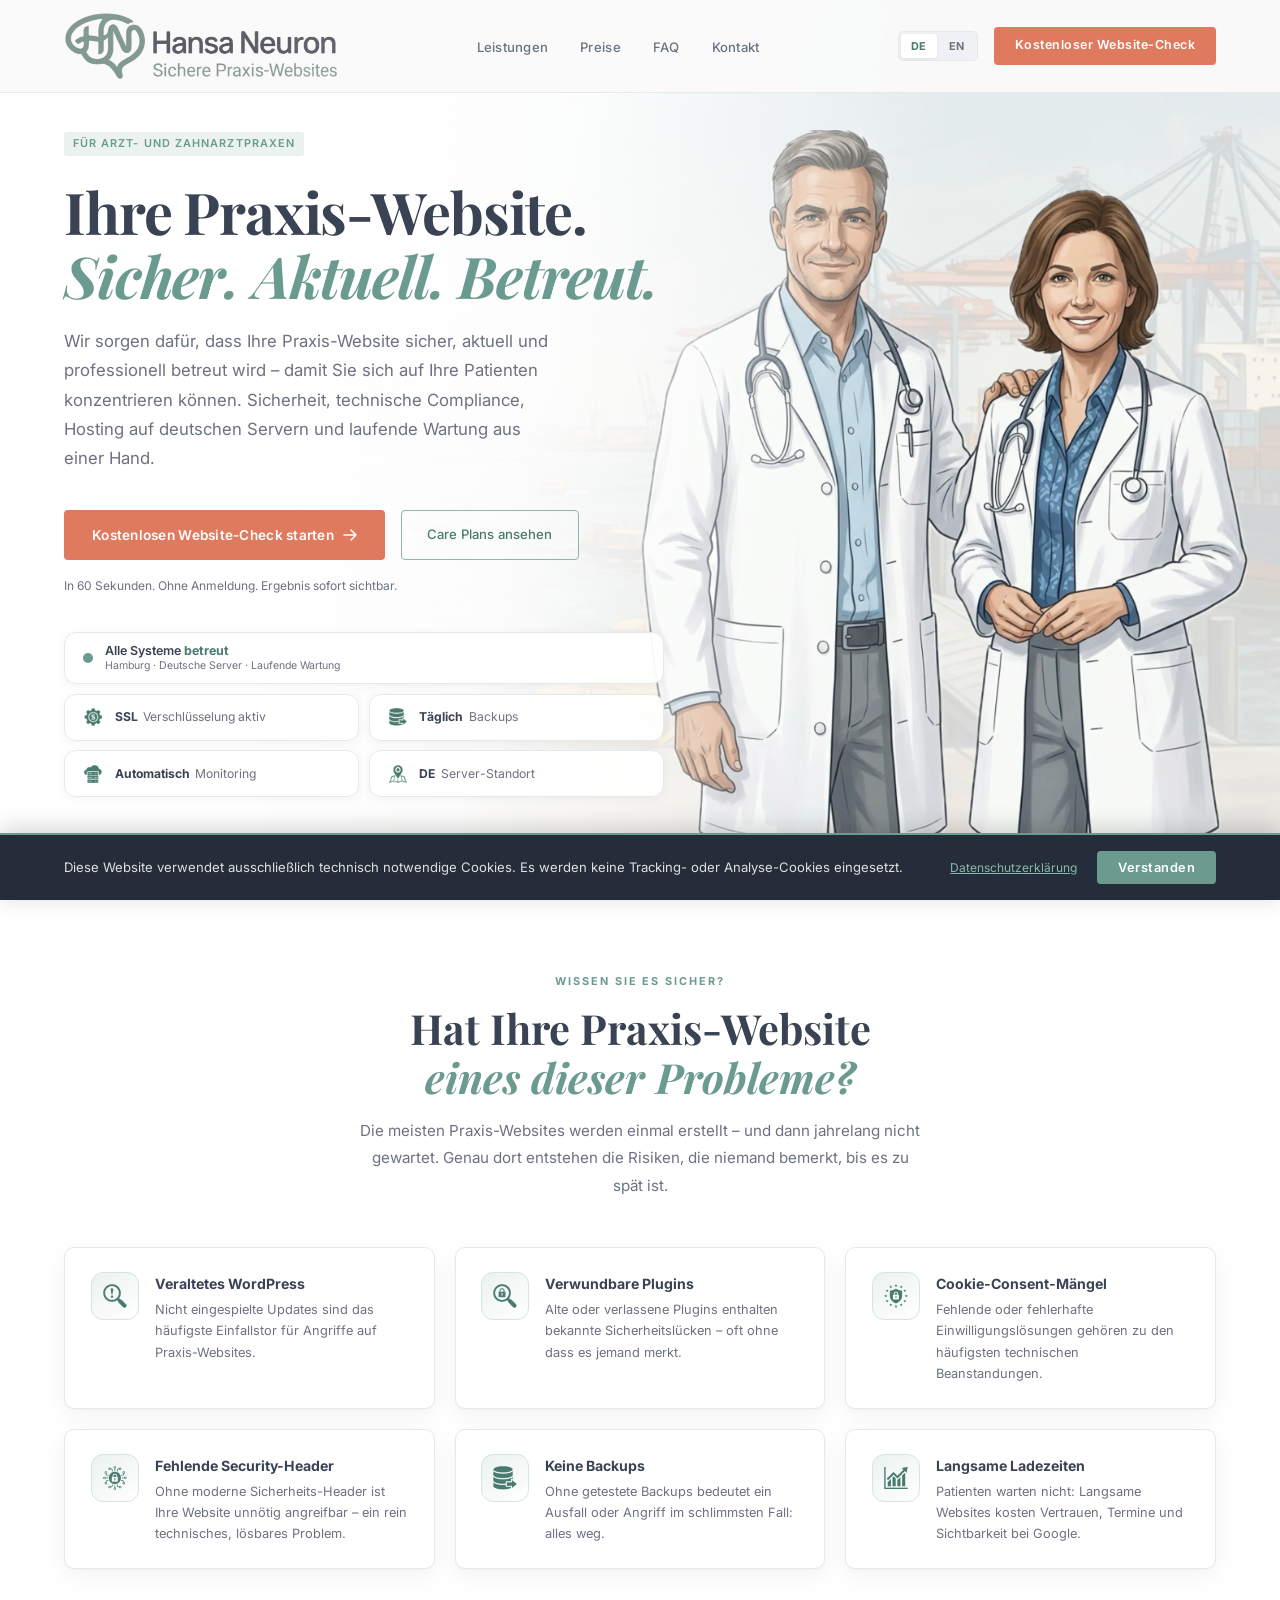
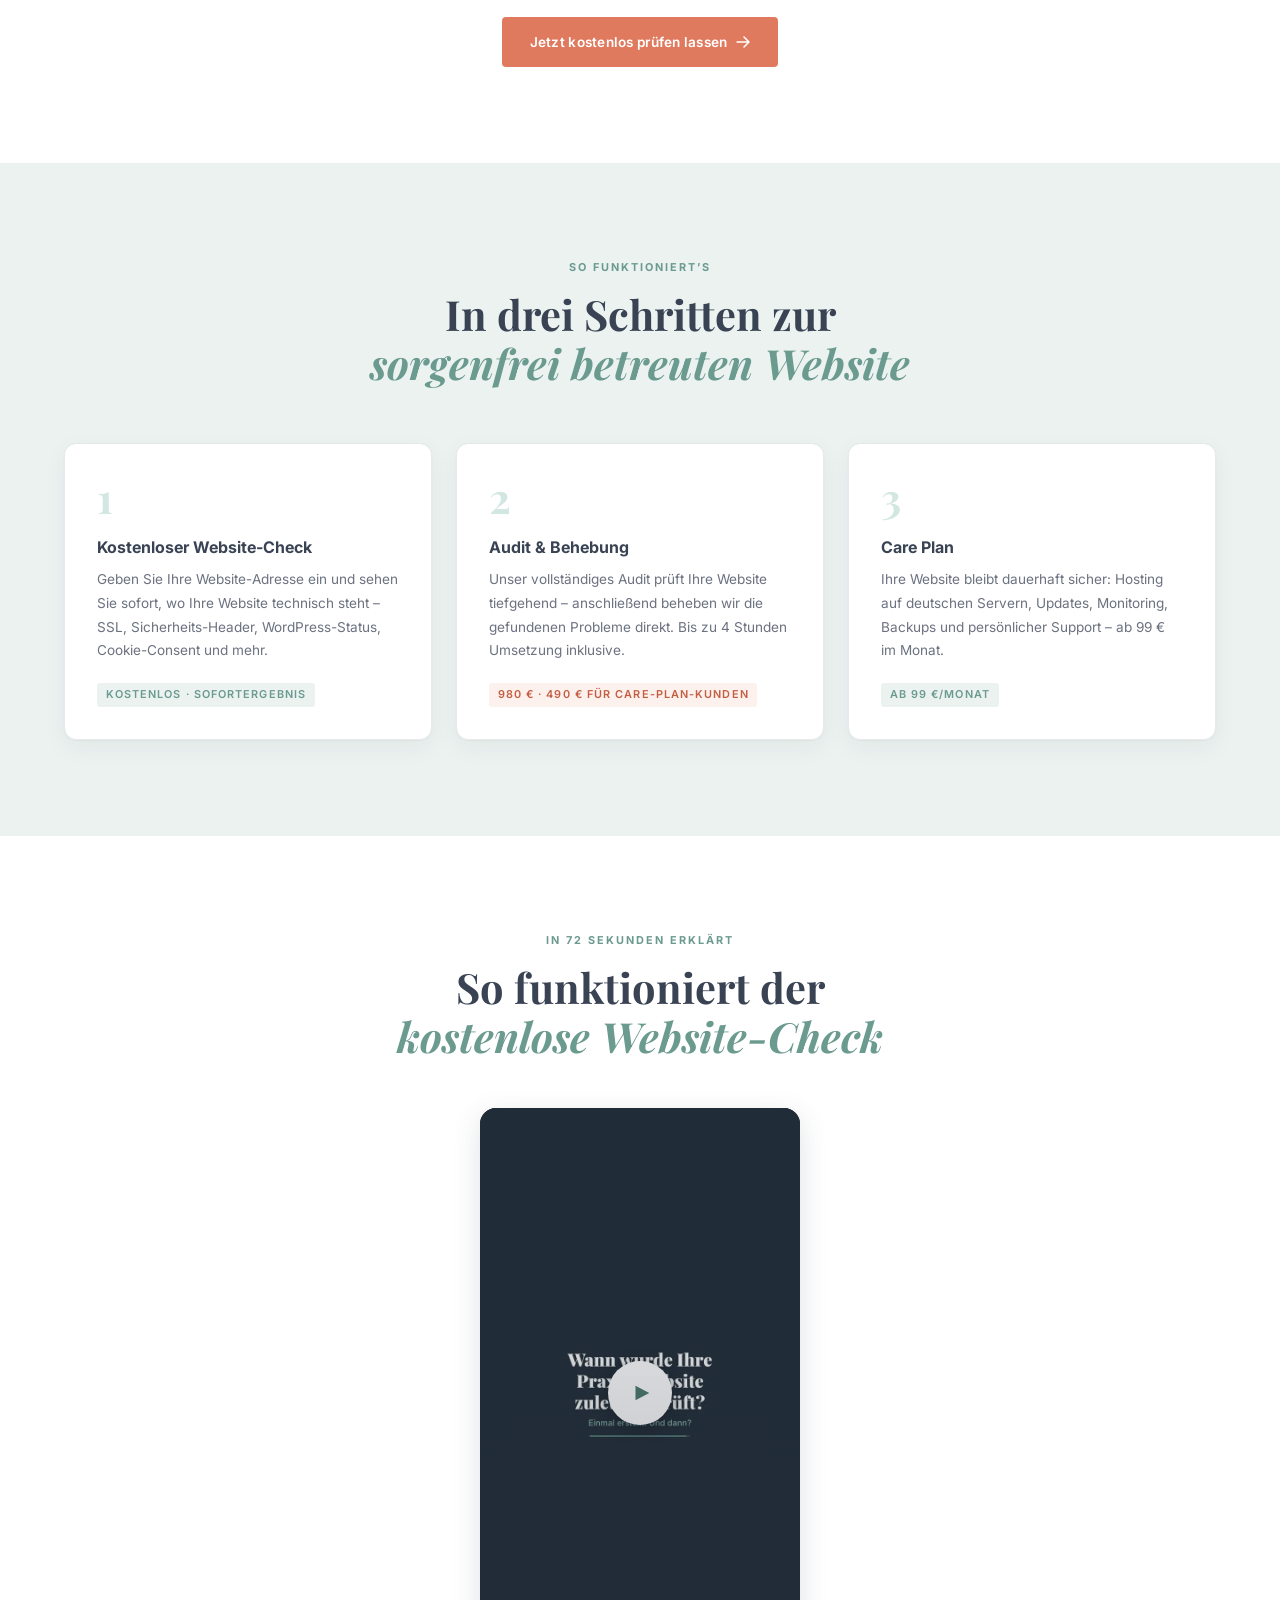
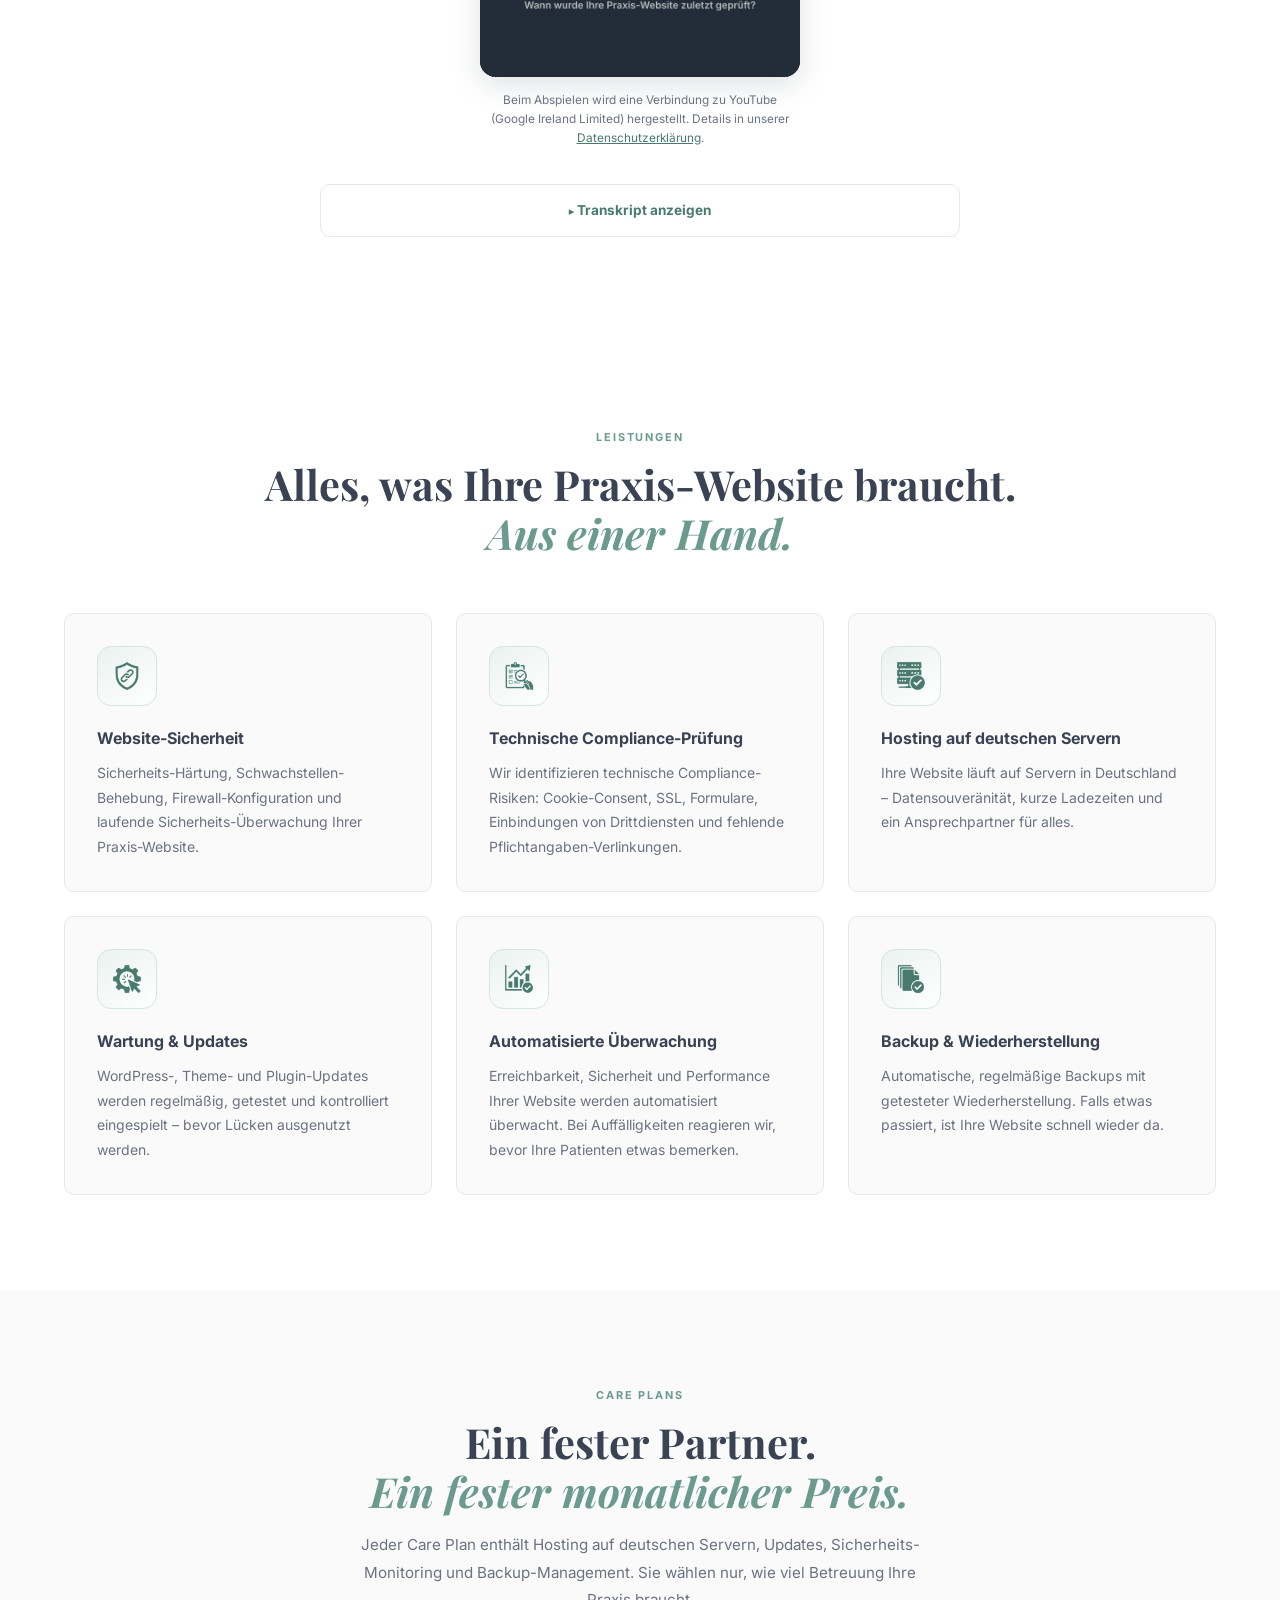
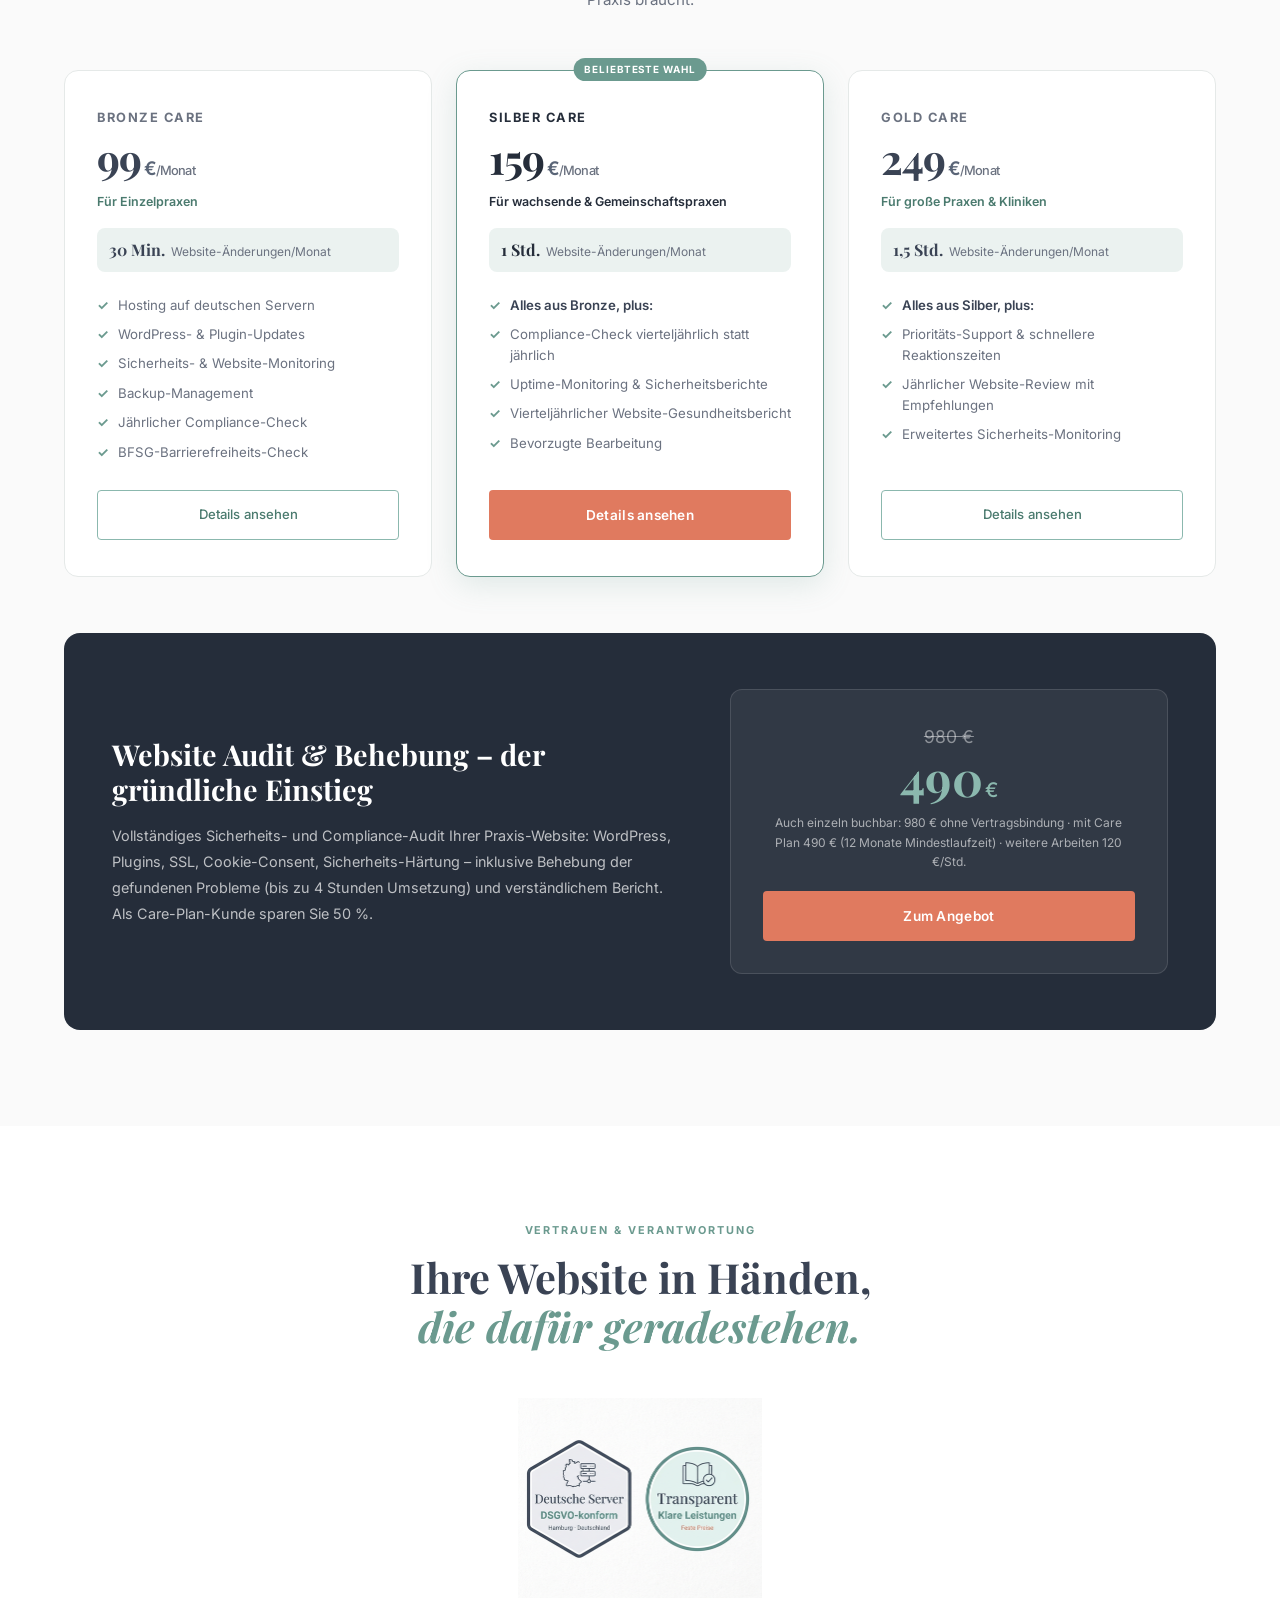
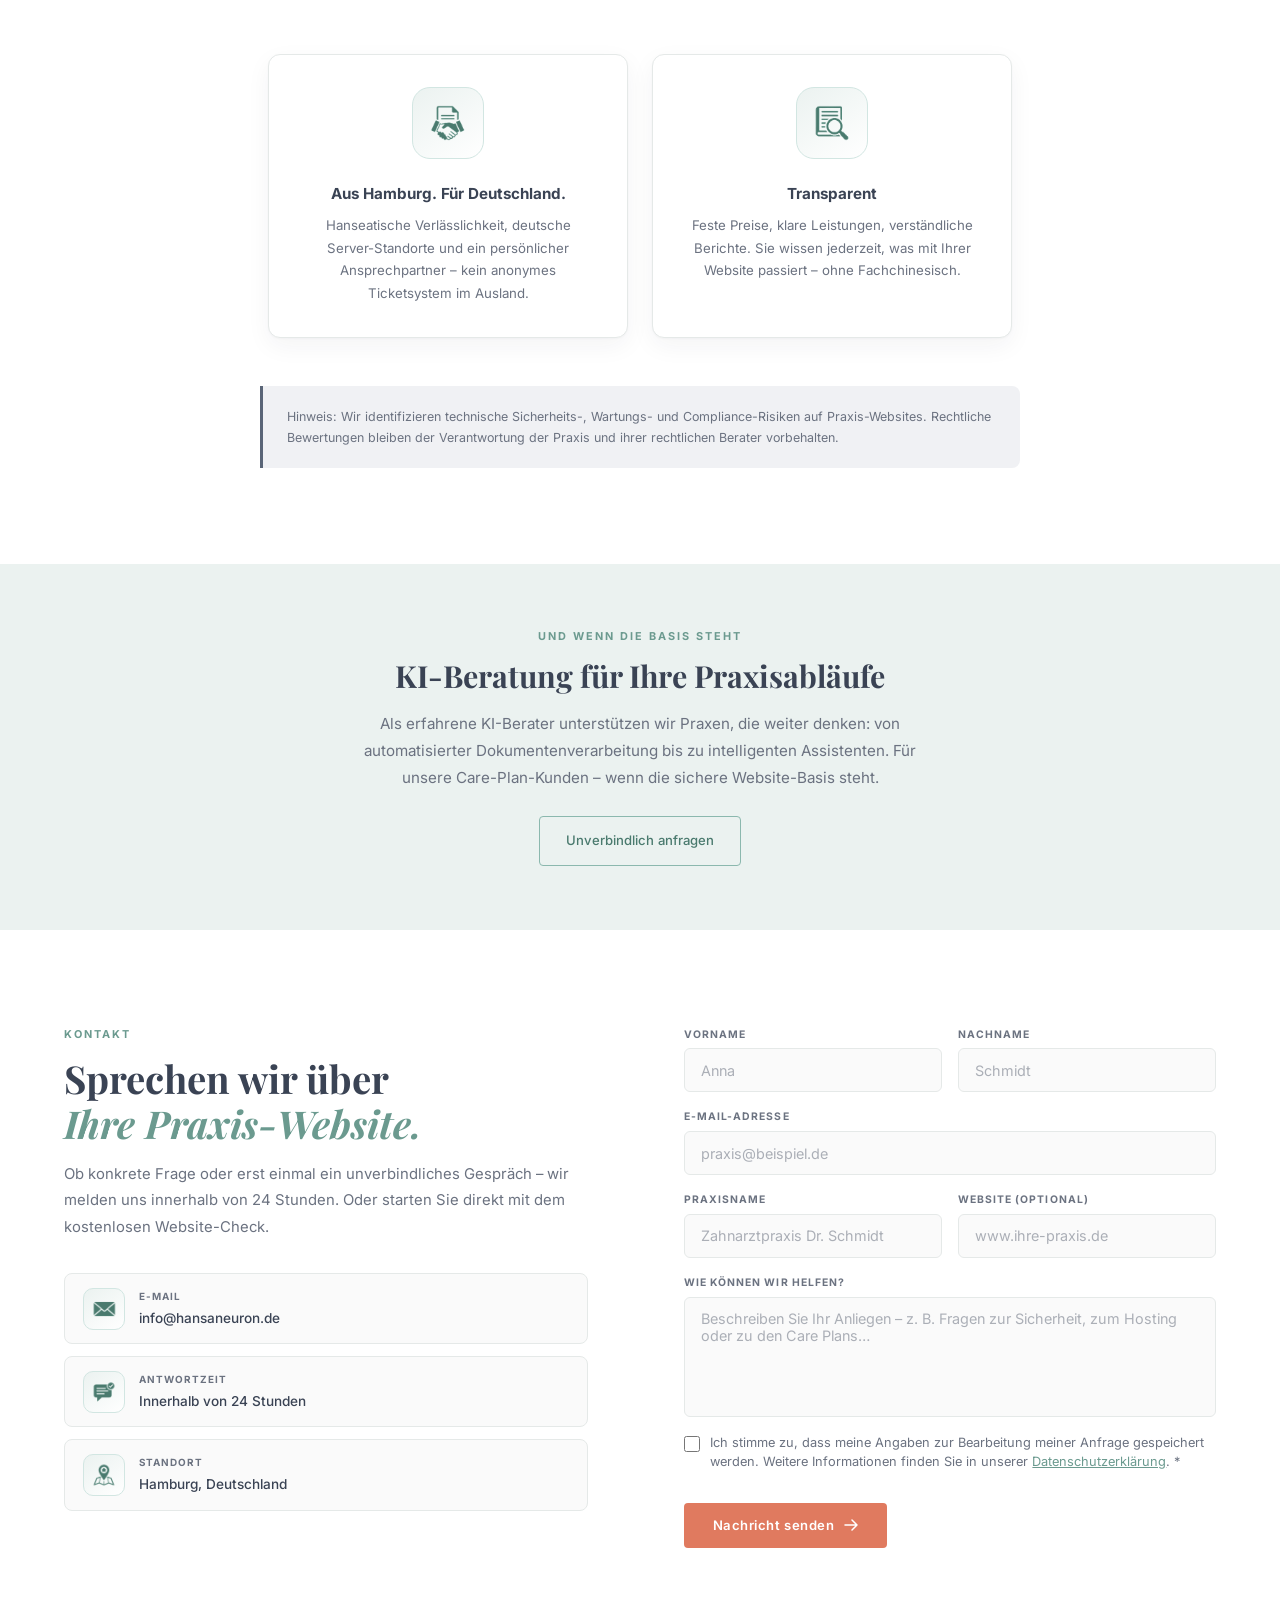
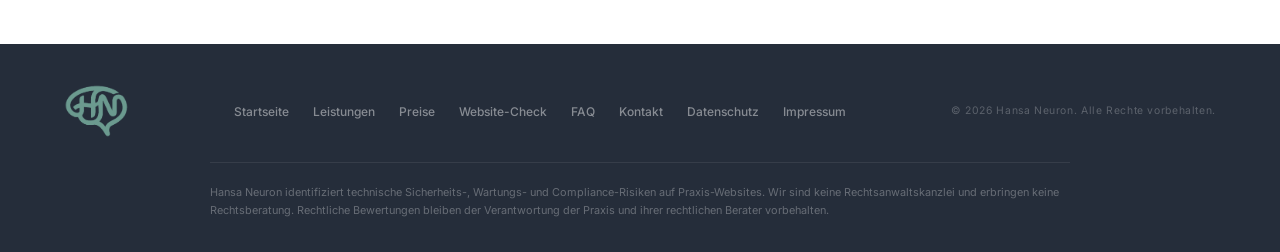
<file: index.html>
<!DOCTYPE html>
<html lang="de">
<head>
  <meta charset="UTF-8" />
  <meta name="viewport" content="width=device-width, initial-scale=1.0" />
  <title>Hansa Neuron — Website-Sicherheit, Compliance & Wartung für Arzt- und Zahnarztpraxen</title>
  <meta name="description" content="Hansa Neuron betreut Praxis-Websites von Ärzten und Zahnärzten in Deutschland: Sicherheit, technische Compliance, Hosting auf deutschen Servern, Wartung und Monitoring. Jetzt kostenlosen Website-Check starten." />
  <link rel="canonical" href="https://hansaneuron.de/" />
  <link rel="alternate" hreflang="de" href="https://hansaneuron.de/" />
  <link rel="alternate" hreflang="en" href="https://hansaneuron.com/" />
  <link rel="alternate" hreflang="x-default" href="https://hansaneuron.de/" />
  <meta property="og:type" content="website" />
  <meta property="og:site_name" content="Hansa Neuron" />
  <meta property="og:title" content="Hansa Neuron — Website-Sicherheit, Compliance & Wartung für Arzt- und Zahnarztpraxen" />
  <meta property="og:description" content="Hansa Neuron betreut Praxis-Websites von Ärzten und Zahnärzten in Deutschland: Sicherheit, technische Compliance, Hosting auf deutschen Servern, Wartung und Monitoring. Jetzt kostenlosen Website-Check starten." />
  <meta property="og:url" content="https://hansaneuron.de/" />
  <meta property="og:locale" content="de_DE" />
  <meta property="og:image" content="https://hansaneuron.de/assets/og-image.png" />
  <meta property="og:image:width" content="1200" />
  <meta property="og:image:height" content="630" />
  <meta name="twitter:card" content="summary_large_image" />
  <meta name="twitter:title" content="Hansa Neuron — Website-Sicherheit, Compliance & Wartung für Arzt- und Zahnarztpraxen" />
  <meta name="twitter:description" content="Hansa Neuron betreut Praxis-Websites von Ärzten und Zahnärzten in Deutschland: Sicherheit, technische Compliance, Hosting auf deutschen Servern, Wartung und Monitoring. Jetzt kostenlosen Website-Check starten." />
  <meta name="twitter:image" content="https://hansaneuron.de/assets/og-image.png" />
  <link rel="icon" type="image/x-icon" href="/favicon.ico">
  <link rel="icon" type="image/png" sizes="32x32" href="/assets/favicon-32x32.png">
  <link rel="icon" type="image/png" sizes="16x16" href="/assets/favicon-16x16.png">
  <link rel="preconnect" href="https://fonts.bunny.net" />
  <link href="https://fonts.bunny.net/css2?family=Playfair+Display:ital,wght@0,400;0,500;0,700;0,900;1,400;1,700&family=Inter:wght@300;400;500;600;700&display=swap" rel="stylesheet" />
  <link rel="stylesheet" href="assets/style.css" />
  <script type="application/ld+json">
  {
    "@context": "https://schema.org",
    "@type": "ProfessionalService",
    "name": "Hansa Neuron",
    "url": "https://hansaneuron.de/",
    "logo": "https://hansaneuron.de/assets/HansaNeuron_Icon_transparent.png",
    "image": "https://hansaneuron.de/assets/og-image.png",
    "priceRange": "€99–€980",
    "email": "info@hansaneuron.de",
    "telephone": "+49 151 4945581",
    "address": {
      "@type": "PostalAddress",
      "streetAddress": "Schulterblatt 122",
      "postalCode": "20357",
      "addressLocality": "Hamburg",
      "addressCountry": "DE"
    },
    "areaServed": "DE",
    "sameAs": ["https://linkedin.com/company/hansaneuron"],
    "description": "Website-Sicherheit, technische Compliance, Hosting und Wartung für Arzt- und Zahnarztpraxen in Deutschland."
  }
  </script>
</head>
<body>

  <!-- ── Navigation ──────────────────────────────────── -->
  <nav>
    <a href="index.html" class="nav-logo">
      <img src="assets/HansaNeuron_Logo_transparent.webp" alt="Hansa Neuron Logo" class="nav-logo-img" />
    </a>
    <ul class="nav-links">
      <li><a href="#leistungen" data-i18n="nav.leistungen">Leistungen</a></li>
      <li><a href="preise.html" data-i18n="nav.preise">Preise</a></li>
      <li><a href="faq.html" data-i18n="nav.faq">FAQ</a></li>
      <li><a href="#kontakt" data-i18n="nav.kontakt">Kontakt</a></li>
    </ul>
    <div class="nav-right">
      <div class="lang-switcher">
        <button class="lang-btn active" id="btn-de" onclick="setLang('de', true)">DE</button>
        <button class="lang-btn" id="btn-en" onclick="setLang('en', true)">EN</button>
      </div>
      <a href="website-check.html" class="nav-cta" data-i18n="nav.cta">Kostenloser Website-Check</a>
      <button class="nav-hamburger" onclick="toggleMenu()" aria-label="Menü öffnen">
        <span></span><span></span><span></span>
      </button>
    </div>
  </nav>

  <!-- ── Mobile menu ──────────────────────────────────── -->
  <div class="mobile-menu" id="mobileMenu">
    <button class="mobile-close" onclick="toggleMenu()" aria-label="Menü schließen">✕</button>
    <a href="#leistungen" onclick="toggleMenu()" data-i18n="nav.leistungen">Leistungen</a>
    <a href="preise.html" data-i18n="nav.preise">Preise</a>
    <a href="faq.html" data-i18n="nav.faq">FAQ</a>
    <a href="#kontakt" onclick="toggleMenu()" data-i18n="nav.kontakt">Kontakt</a>
    <a href="website-check.html" class="btn-primary" style="margin-top:.5rem;text-align:center;" data-i18n="nav.cta">Kostenloser Website-Check</a>
  </div>

  <!-- ── Hero ────────────────────────────────────────── -->
  <section class="hero" id="home">
    <div class="hero-bg" aria-hidden="true"></div>
    <div class="hero-scrim" aria-hidden="true"></div>
    <div class="hero-content">
      <div class="hero-eyebrow">
        <span class="label" data-i18n="hero.badge">Für Arzt- und Zahnarztpraxen</span>
      </div>
      <h1 class="hero-headline" data-i18n="hero.headline">
        Ihre Praxis-Website. <em>Sicher. Aktuell. Betreut.</em>
      </h1>
      <p class="hero-sub" data-i18n="hero.sub">
        Wir sorgen dafür, dass Ihre Praxis-Website sicher, aktuell und professionell betreut wird – damit Sie sich auf Ihre Patienten konzentrieren können. Sicherheit, technische Compliance, Hosting auf deutschen Servern und laufende Wartung aus einer Hand.
      </p>
      <div class="hero-actions">
        <a href="website-check.html" class="btn-primary">
          <span data-i18n="hero.cta1">Kostenlosen Website-Check starten</span>
          <svg width="14" height="14" viewBox="0 0 14 14" fill="none"><path d="M1 7h12M8 2l5 5-5 5" stroke="currentColor" stroke-width="1.5" stroke-linecap="round" stroke-linejoin="round"/></svg>
        </a>
        <a href="preise.html" class="btn-outline" data-i18n="hero.cta2">Care Plans ansehen</a>
      </div>
      <p class="hero-note" data-i18n="hero.note">In 60 Sekunden. Ohne Anmeldung. Ergebnis sofort sichtbar.</p>

      <div class="hero-trust-row">
        <div class="htp htp-live">
          <span class="hc-pulse"></span>
          <div>
            <div class="htp-title" data-i18n="hero.statLive">Alle Systeme <span>betreut</span></div>
            <div class="htp-sub" data-i18n="hero.statSub">Hamburg · Deutsche Server · Laufende Wartung</div>
          </div>
        </div>
        <div class="htp">
          <img src="assets/icons/ssl.png" alt="" width="24" height="24" class="icon-img" loading="lazy" />
          <span><strong>SSL</strong><span data-i18n="hero.stat1">Verschlüsselung aktiv</span></span>
        </div>
        <div class="htp">
          <img src="assets/icons/backup.png" alt="" width="24" height="24" class="icon-img" loading="lazy" />
          <span><strong data-i18n="hero.stat2num">Täglich</strong><span data-i18n="hero.stat2">Backups</span></span>
        </div>
        <div class="htp">
          <img src="assets/icons/monitoring.png" alt="" width="24" height="24" class="icon-img" loading="lazy" />
          <span><strong data-i18n="hero.stat3num">Automatisch</strong><span data-i18n="hero.stat3">Monitoring</span></span>
        </div>
        <div class="htp">
          <img src="assets/icons/location.png" alt="" width="24" height="24" class="icon-img" loading="lazy" />
          <span><strong>DE</strong><span data-i18n="hero.stat4">Server-Standort</span></span>
        </div>
      </div>
    </div>
  </section>

  <!-- ── Risiken ──────────────────────────────────────── -->
  <section id="probleme" style="background:var(--white);">
    <div class="section-center">
      <div class="section-kicker reveal" data-i18n="prob.kicker">Wissen Sie es sicher?</div>
      <h2 class="section-title reveal reveal-delay-1" data-i18n="prob.title">Hat Ihre Praxis-Website<br/><em>eines dieser Probleme?</em></h2>
      <p class="section-body reveal reveal-delay-2" data-i18n="prob.body">
        Die meisten Praxis-Websites werden einmal erstellt – und dann jahrelang nicht gewartet. Genau dort entstehen die Risiken, die niemand bemerkt, bis es zu spät ist.
      </p>
    </div>
    <div class="problem-grid">
      <div class="problem-card reveal">
        <div class="problem-icon"><img src="assets/icons/risk.png" alt="" width="32" height="32" class="icon-img" loading="lazy" /></div>
        <div>
          <div class="problem-title" data-i18n="prob1.title">Veraltetes WordPress</div>
          <div class="problem-desc" data-i18n="prob1.desc">Nicht eingespielte Updates sind das häufigste Einfallstor für Angriffe auf Praxis-Websites.</div>
        </div>
      </div>
      <div class="problem-card reveal reveal-delay-1">
        <div class="problem-icon"><img src="assets/icons/seccheck.png" alt="" width="32" height="32" class="icon-img" loading="lazy" /></div>
        <div>
          <div class="problem-title" data-i18n="prob2.title">Verwundbare Plugins</div>
          <div class="problem-desc" data-i18n="prob2.desc">Alte oder verlassene Plugins enthalten bekannte Sicherheitslücken – oft ohne dass es jemand merkt.</div>
        </div>
      </div>
      <div class="problem-card reveal reveal-delay-2">
        <div class="problem-icon"><img src="assets/icons/gdpr.png" alt="" width="32" height="32" class="icon-img" loading="lazy" /></div>
        <div>
          <div class="problem-title" data-i18n="prob3.title">Cookie-Consent-Mängel</div>
          <div class="problem-desc" data-i18n="prob3.desc">Fehlende oder fehlerhafte Einwilligungslösungen gehören zu den häufigsten technischen Beanstandungen.</div>
        </div>
      </div>
      <div class="problem-card reveal">
        <div class="problem-icon"><img src="assets/icons/cyber.png" alt="" width="32" height="32" class="icon-img" loading="lazy" /></div>
        <div>
          <div class="problem-title" data-i18n="prob4.title">Fehlende Security-Header</div>
          <div class="problem-desc" data-i18n="prob4.desc">Ohne moderne Sicherheits-Header ist Ihre Website unnötig angreifbar – ein rein technisches, lösbares Problem.</div>
        </div>
      </div>
      <div class="problem-card reveal reveal-delay-1">
        <div class="problem-icon"><img src="assets/icons/backup.png" alt="" width="32" height="32" class="icon-img" loading="lazy" /></div>
        <div>
          <div class="problem-title" data-i18n="prob5.title">Keine Backups</div>
          <div class="problem-desc" data-i18n="prob5.desc">Ohne getestete Backups bedeutet ein Ausfall oder Angriff im schlimmsten Fall: alles weg.</div>
        </div>
      </div>
      <div class="problem-card reveal reveal-delay-2">
        <div class="problem-icon"><img src="assets/icons/perf.png" alt="" width="32" height="32" class="icon-img" loading="lazy" /></div>
        <div>
          <div class="problem-title" data-i18n="prob6.title">Langsame Ladezeiten</div>
          <div class="problem-desc" data-i18n="prob6.desc">Patienten warten nicht: Langsame Websites kosten Vertrauen, Termine und Sichtbarkeit bei Google.</div>
        </div>
      </div>
    </div>
    <div class="section-center" style="padding-top:3rem;">
      <a href="website-check.html" class="btn-primary reveal">
        <span data-i18n="prob.cta">Jetzt kostenlos prüfen lassen</span>
        <svg width="14" height="14" viewBox="0 0 14 14" fill="none"><path d="M1 7h12M8 2l5 5-5 5" stroke="currentColor" stroke-width="1.5" stroke-linecap="round" stroke-linejoin="round"/></svg>
      </a>
    </div>
  </section>

  <!-- ── Ablauf (Funnel) ─────────────────────────────── -->
  <section id="ablauf" style="background:var(--teal-50);">
    <div class="section-center">
      <div class="section-kicker reveal" data-i18n="ablauf.kicker">So funktioniert's</div>
      <h2 class="section-title reveal reveal-delay-1" data-i18n="ablauf.title">In drei Schritten zur<br/><em>sorgenfrei betreuten Website</em></h2>
    </div>
    <div class="steps">
      <div class="step reveal">
        <div class="step-num">1</div>
        <div class="step-title" data-i18n="step1.title">Kostenloser Website-Check</div>
        <p class="step-desc" data-i18n="step1.desc">Geben Sie Ihre Website-Adresse ein und sehen Sie sofort, wo Ihre Website technisch steht – SSL, Sicherheits-Header, WordPress-Status, Cookie-Consent und mehr.</p>
        <div class="step-tag"><span class="label" data-i18n="step1.tag">Kostenlos · Sofortergebnis</span></div>
      </div>
      <div class="step reveal reveal-delay-1">
        <div class="step-num">2</div>
        <div class="step-title" data-i18n="step2.title">Audit &amp; Behebung</div>
        <p class="step-desc" data-i18n="step2.desc">Unser vollständiges Audit prüft Ihre Website tiefgehend – anschließend beheben wir die gefundenen Probleme direkt. Bis zu 4 Stunden Umsetzung inklusive.</p>
        <div class="step-tag"><span class="label terra" data-i18n="step2.tag">980 € · 490 € für Care-Plan-Kunden</span></div>
      </div>
      <div class="step reveal reveal-delay-2">
        <div class="step-num">3</div>
        <div class="step-title" data-i18n="step3.title">Care Plan</div>
        <p class="step-desc" data-i18n="step3.desc">Ihre Website bleibt dauerhaft sicher: Hosting auf deutschen Servern, Updates, Monitoring, Backups und persönlicher Support – ab 99 € im Monat.</p>
        <div class="step-tag"><span class="label" data-i18n="step3.tag">Ab 99 €/Monat</span></div>
      </div>
    </div>
  </section>

  <!-- ── Erklärvideo ──────────────────────────────────── -->
  <section id="video" style="background:var(--white);">
    <div class="section-center">
      <div class="section-kicker reveal" data-i18n="video.kicker">In 72 Sekunden erklärt</div>
      <h2 class="section-title reveal reveal-delay-1" data-i18n="video.title">So funktioniert der<br/><em>kostenlose Website-Check</em></h2>
    </div>
    <div class="video-frame-wrap reveal reveal-delay-1">
      <div class="video-frame">
        <button type="button" class="video-poster" data-video-id="dh_RL_MtNYU" data-video-id-de="dh_RL_MtNYU" data-video-id-en="eiMSgJSfXxc" aria-label="Video abspielen: So funktioniert der kostenlose Website-Check">
          <img src="assets/video-explainer-poster.webp" alt="" width="720" height="1280" loading="lazy" />
          <span class="video-play-btn" aria-hidden="true">
            <svg viewBox="0 0 24 24"><path d="M6 4l15 8-15 8V4z"/></svg>
          </span>
        </button>
      </div>
    </div>
    <p class="video-consent-note reveal reveal-delay-2">
      <span data-i18n="video.consentNote">Beim Abspielen wird eine Verbindung zu YouTube (Google Ireland Limited) hergestellt. Details in unserer</span>
      <a href="datenschutz.html" data-privacy-link data-i18n="video.consentLink">Datenschutzerklärung</a>.
    </p>
    <div class="section-center" style="padding-top:.5rem;">
      <details class="video-transcript reveal reveal-delay-2">
        <summary data-i18n="video.transcriptToggle">Transkript anzeigen</summary>
        <div class="video-transcript-body" data-i18n="video.transcriptBody">
          <p><span class="tc-time">0:00</span>Wann wurde Ihre Praxis-Website zuletzt geprüft?</p>
          <p><span class="tc-time">0:05</span>Sicherheitslücken sieht man einer Website nicht an.</p>
          <p><span class="tc-time">0:13</span>Adresse eingeben. In rund 60 Sekunden steht das Ergebnis.</p>
          <p><span class="tc-time">0:22</span>Sie sehen sofort, wo Ihre Website steht — im Klartext erklärt.</p>
          <p><span class="tc-time">0:32</span>Ein fester Ansprechpartner in Hamburg — Antwort innerhalb von 24 Stunden.</p>
          <p><span class="tc-time">0:40</span>Das vollständige Audit geht tiefer — und wir beheben die Befunde direkt.</p>
          <p><span class="tc-time">0:50</span>Danach bleibt die Website sicher — zu einem festen monatlichen Preis.</p>
          <p><span class="tc-time">1:01</span>Kostenlos prüfen: hansaneuron.de/website-check</p>
        </div>
      </details>
    </div>
  </section>

  <!-- ── Leistungen ───────────────────────────────────── -->
  <section id="leistungen" style="background:var(--white);">
    <div class="section-center">
      <div class="section-kicker reveal" data-i18n="serv.kicker">Leistungen</div>
      <h2 class="section-title reveal reveal-delay-1" data-i18n="serv.title">Alles, was Ihre Praxis-Website braucht.<br/><em>Aus einer Hand.</em></h2>
    </div>
    <div class="services-grid">
      <div class="service-card reveal">
        <div class="service-icon"><img src="assets/icons/securelink.png" alt="" width="38" height="38" class="icon-img" loading="lazy" /></div>
        <div class="service-name" data-i18n="serv1.name">Website-Sicherheit</div>
        <p class="service-desc" data-i18n="serv1.desc">Sicherheits-Härtung, Schwachstellen-Behebung, Firewall-Konfiguration und laufende Sicherheits-Überwachung Ihrer Praxis-Website.</p>
      </div>
      <div class="service-card reveal reveal-delay-1">
        <div class="service-icon"><img src="assets/icons/audit.png" alt="" width="38" height="38" class="icon-img" loading="lazy" /></div>
        <div class="service-name" data-i18n="serv2.name">Technische Compliance-Prüfung</div>
        <p class="service-desc" data-i18n="serv2.desc">Wir identifizieren technische Compliance-Risiken: Cookie-Consent, SSL, Formulare, Einbindungen von Drittdiensten und fehlende Pflichtangaben-Verlinkungen.</p>
      </div>
      <div class="service-card reveal reveal-delay-2">
        <div class="service-icon"><img src="assets/icons/server.png" alt="" width="38" height="38" class="icon-img" loading="lazy" /></div>
        <div class="service-name" data-i18n="serv3.name">Hosting auf deutschen Servern</div>
        <p class="service-desc" data-i18n="serv3.desc">Ihre Website läuft auf Servern in Deutschland – Datensouveränität, kurze Ladezeiten und ein Ansprechpartner für alles.</p>
      </div>
      <div class="service-card reveal">
        <div class="service-icon"><img src="assets/icons/maintenance.png" alt="" width="38" height="38" class="icon-img" loading="lazy" /></div>
        <div class="service-name" data-i18n="serv4.name">Wartung &amp; Updates</div>
        <p class="service-desc" data-i18n="serv4.desc">WordPress-, Theme- und Plugin-Updates werden regelmäßig, getestet und kontrolliert eingespielt – bevor Lücken ausgenutzt werden.</p>
      </div>
      <div class="service-card reveal reveal-delay-1">
        <div class="service-icon"><img src="assets/icons/analysis.png" alt="" width="38" height="38" class="icon-img" loading="lazy" /></div>
        <div class="service-name" data-i18n="serv5.name">Automatisierte Überwachung</div>
        <p class="service-desc" data-i18n="serv5.desc">Erreichbarkeit, Sicherheit und Performance Ihrer Website werden automatisiert überwacht. Bei Auffälligkeiten reagieren wir, bevor Ihre Patienten etwas bemerken.</p>
      </div>
      <div class="service-card reveal reveal-delay-2">
        <div class="service-icon"><img src="assets/icons/policydoc.png" alt="" width="38" height="38" class="icon-img" loading="lazy" /></div>
        <div class="service-name" data-i18n="serv6.name">Backup &amp; Wiederherstellung</div>
        <p class="service-desc" data-i18n="serv6.desc">Automatische, regelmäßige Backups mit getesteter Wiederherstellung. Falls etwas passiert, ist Ihre Website schnell wieder da.</p>
      </div>
    </div>
  </section>

  <!-- ── Care Plans Teaser ────────────────────────────── -->
  <section id="plaene">
    <div class="section-center">
      <div class="section-kicker reveal" data-i18n="plans.kicker">Care Plans</div>
      <h2 class="section-title reveal reveal-delay-1" data-i18n="plans.title">Ein fester Partner.<br/><em>Ein fester monatlicher Preis.</em></h2>
      <p class="section-body reveal reveal-delay-2" data-i18n="plans.body">
        Jeder Care Plan enthält Hosting auf deutschen Servern, Updates, Sicherheits-Monitoring und Backup-Management. Sie wählen nur, wie viel Betreuung Ihre Praxis braucht.
      </p>
    </div>
    <div class="plan-grid">
      <div class="plan-card reveal">
        <div class="plan-name">Bronze Care</div>
        <div class="plan-price">99<span class="cur">€</span><small data-i18n="plans.perMonth">/Monat</small></div>
        <div class="plan-for" data-i18n="plan1.for">Für Einzelpraxen</div>
        <div class="plan-allowance"><strong data-i18n="plan1.allowance">30 Min.</strong><span data-i18n="plan.allowanceLabel">Website-Änderungen/Monat</span></div>
        <ul class="plan-features">
          <li data-i18n="plan1.f1">Hosting auf deutschen Servern</li>
          <li data-i18n="plan1.f2">WordPress- &amp; Plugin-Updates</li>
          <li data-i18n="plan1.f3">Sicherheits- &amp; Website-Monitoring</li>
          <li data-i18n="plan1.f4">Backup-Management</li>
          <li data-i18n="plan1.f5">Jährlicher Compliance-Check</li>
          <li data-i18n="plan.bfsg">BFSG-Barrierefreiheits-Check</li>
        </ul>
        <a href="preise.html" class="btn-outline" data-i18n="plans.details">Details ansehen</a>
      </div>
      <div class="plan-card featured reveal reveal-delay-1">
        <div class="plan-flag" data-i18n="plans.popular">Beliebteste Wahl</div>
        <div class="plan-name">Silber Care</div>
        <div class="plan-price">159<span class="cur">€</span><small data-i18n="plans.perMonth">/Monat</small></div>
        <div class="plan-for" data-i18n="plan2.for">Für wachsende &amp; Gemeinschaftspraxen</div>
        <div class="plan-allowance"><strong data-i18n="plan2.allowance">1 Std.</strong><span data-i18n="plan.allowanceLabel">Website-Änderungen/Monat</span></div>
        <ul class="plan-features">
          <li class="plus" data-i18n="plan2.f1">Alles aus Bronze, plus:</li>
          <li data-i18n="plan2.f2">Compliance-Check vierteljährlich statt jährlich</li>
          <li data-i18n="plan2.f3">Uptime-Monitoring &amp; Sicherheitsberichte</li>
          <li data-i18n="plan2.f4">Vierteljährlicher Website-Gesundheitsbericht</li>
          <li data-i18n="plan2.f5">Bevorzugte Bearbeitung</li>
        </ul>
        <a href="preise.html" class="btn-primary" data-i18n="plans.details">Details ansehen</a>
      </div>
      <div class="plan-card reveal reveal-delay-2">
        <div class="plan-name">Gold Care</div>
        <div class="plan-price">249<span class="cur">€</span><small data-i18n="plans.perMonth">/Monat</small></div>
        <div class="plan-for" data-i18n="plan3.for">Für große Praxen &amp; Kliniken</div>
        <div class="plan-allowance"><strong data-i18n="plan3.allowance">1,5 Std.</strong><span data-i18n="plan.allowanceLabel">Website-Änderungen/Monat</span></div>
        <ul class="plan-features">
          <li class="plus" data-i18n="plan3.f1">Alles aus Silber, plus:</li>
          <li data-i18n="plan3.f2">Prioritäts-Support &amp; schnellere Reaktionszeiten</li>
          <li data-i18n="plan3.f4">Jährlicher Website-Review mit Empfehlungen</li>
          <li data-i18n="plan3.f5">Erweitertes Sicherheits-Monitoring</li>
        </ul>
        <a href="preise.html" class="btn-outline" data-i18n="plans.details">Details ansehen</a>
      </div>
    </div>

    <!-- Audit banner -->
    <div class="audit-banner reveal" id="audit">
      <div>
        <h3 data-i18n="audit.title">Website Audit &amp; Behebung – der gründliche Einstieg</h3>
        <p data-i18n="audit.body">Vollständiges Sicherheits- und Compliance-Audit Ihrer Praxis-Website: WordPress, Plugins, SSL, Cookie-Consent, Sicherheits-Härtung – inklusive Behebung der gefundenen Probleme (bis zu 4 Stunden Umsetzung) und verständlichem Bericht. Als Care-Plan-Kunde sparen Sie 50 %.</p>
      </div>
      <div class="audit-price-box">
        <div class="audit-price-old">980 €</div>
        <div class="audit-price-new">490<span class="cur">€</span></div>
        <div class="audit-price-note" data-i18n="audit.note">Auch einzeln buchbar: 980 € ohne Vertragsbindung · mit Care Plan 490 € (12 Monate Mindestlaufzeit) · weitere Arbeiten 120 €/Std.</div>
        <a href="preise.html" class="btn-primary" data-i18n="audit.cta">Zum Angebot</a>
      </div>
    </div>
  </section>

  <!-- ── Vertrauen ────────────────────────────────────── -->
  <section id="vertrauen" style="background:var(--white);">
    <div class="section-center">
      <div class="section-kicker reveal" data-i18n="trust.kicker">Vertrauen &amp; Verantwortung</div>
      <h2 class="section-title reveal reveal-delay-1" data-i18n="trust.title">Ihre Website in Händen,<br/><em>die dafür geradestehen.</em></h2>
    </div>

    <!-- Trust Badges -->
    <div class="trust-badges-container reveal">
      <img src="assets/Trust_Badges.webp" alt="Deutsche Server, Transparent" class="trust-badges-img" loading="lazy" />
    </div>

    <div class="trust-grid trust-grid-2">
      <div class="trust-card reveal reveal-delay-1">
        <div class="trust-icon"><img src="assets/icons/partnership.png" alt="" width="46" height="46" class="icon-img" loading="lazy" /></div>
        <div class="trust-title" data-i18n="trust3.title">Aus Hamburg. Für Deutschland.</div>
        <p class="trust-desc" data-i18n="trust3.desc">Hanseatische Verlässlichkeit, deutsche Server-Standorte und ein persönlicher Ansprechpartner – kein anonymes Ticketsystem im Ausland.</p>
      </div>
      <div class="trust-card reveal reveal-delay-2">
        <div class="trust-icon"><img src="assets/icons/transparency.png" alt="" width="46" height="46" class="icon-img" loading="lazy" /></div>
        <div class="trust-title" data-i18n="trust2.title">Transparent</div>
        <p class="trust-desc" data-i18n="trust2.desc">Feste Preise, klare Leistungen, verständliche Berichte. Sie wissen jederzeit, was mit Ihrer Website passiert – ohne Fachchinesisch.</p>
      </div>
    </div>
    <div class="disclaimer-box reveal" data-i18n="trust.disclaimer">
      Hinweis: Wir identifizieren technische Sicherheits-, Wartungs- und Compliance-Risiken auf Praxis-Websites. Rechtliche Bewertungen bleiben der Verantwortung der Praxis und ihrer rechtlichen Berater vorbehalten.
    </div>
  </section>

  <!-- ── KI (secondary) ───────────────────────────────── -->
  <section id="ki" style="background:var(--teal-50);padding:4rem 5vw;">
    <div class="section-center">
      <div class="section-kicker reveal" data-i18n="ki.kicker">Und wenn die Basis steht</div>
      <h2 class="section-title reveal reveal-delay-1" style="font-size:clamp(1.4rem,2.5vw,1.9rem);" data-i18n="ki.title">KI-Beratung für Ihre Praxisabläufe</h2>
      <p class="section-body reveal reveal-delay-2" data-i18n="ki.body">
        Als erfahrene KI-Berater unterstützen wir Praxen, die weiter denken: von automatisierter Dokumentenverarbeitung bis zu intelligenten Assistenten. Für unsere Care-Plan-Kunden – wenn die sichere Website-Basis steht.
      </p>
      <div style="margin-top:1.5rem;">
        <a href="#kontakt" class="btn-outline reveal" data-i18n="ki.cta">Unverbindlich anfragen</a>
      </div>
    </div>
  </section>

  <!-- ── Kontakt ──────────────────────────────────────── -->
  <section id="kontakt" style="background:var(--white);">
    <div class="contact-inner">
      <div>
        <div class="section-kicker reveal" data-i18n="contact.kicker">Kontakt</div>
        <h2 class="contact-headline reveal reveal-delay-1" data-i18n="contact.headline">
          Sprechen wir über<br/><em>Ihre Praxis-Website.</em>
        </h2>
        <p class="contact-sub reveal reveal-delay-2" data-i18n="contact.sub">
          Ob konkrete Frage oder erst einmal ein unverbindliches Gespräch – wir melden uns innerhalb von 24 Stunden. Oder starten Sie direkt mit dem kostenlosen Website-Check.
        </p>
        <div class="contact-rows reveal reveal-delay-3">
          <a href="mailto:info@hansaneuron.de" class="contact-row" id="contact-email-link">
            <div class="cr-icon"><img src="assets/icons/email.png" alt="" width="28" height="28" class="icon-img" loading="lazy" /></div>
            <div>
              <div class="cr-label">E-Mail</div>
              <div class="cr-value" id="contact-email-value">info@hansaneuron.de</div>
            </div>
          </a>
          <div class="contact-row">
            <div class="cr-icon"><img src="assets/icons/alerts.png" alt="" width="28" height="28" class="icon-img" loading="lazy" /></div>
            <div>
              <div class="cr-label" data-i18n="contact.responseLabel">Antwortzeit</div>
              <div class="cr-value" data-i18n="contact.responseValue">Innerhalb von 24 Stunden</div>
            </div>
          </div>
          <div class="contact-row">
            <div class="cr-icon"><img src="assets/icons/location.png" alt="" width="28" height="28" class="icon-img" loading="lazy" /></div>
            <div>
              <div class="cr-label" data-i18n="contact.locationLabel">Standort</div>
              <div class="cr-value">Hamburg, Deutschland</div>
            </div>
          </div>
        </div>
      </div>

      <form class="contact-form reveal reveal-delay-2" onsubmit="handleSubmit(event)">
        <input type="hidden" name="access_key" value="1d902455-57dd-4772-96db-8347cb73e1d7" />
        <input type="hidden" name="from_name" value="Hansa Neuron Website" />
        <input type="checkbox" name="botcheck" style="display:none" tabindex="-1" autocomplete="off" />
        <div class="form-row">
          <div class="form-group">
            <label class="form-label" data-i18n="form.firstName">Vorname</label>
            <input class="form-input" type="text" name="first_name" data-i18n-placeholder="form.firstName.ph" placeholder="Anna" required />
          </div>
          <div class="form-group">
            <label class="form-label" data-i18n="form.lastName">Nachname</label>
            <input class="form-input" type="text" name="last_name" data-i18n-placeholder="form.lastName.ph" placeholder="Schmidt" required />
          </div>
        </div>
        <div class="form-group">
          <label class="form-label" data-i18n="form.email">E-Mail-Adresse</label>
          <input class="form-input" type="email" name="email" data-i18n-placeholder="form.email.ph" placeholder="praxis@beispiel.de" required />
        </div>
        <div class="form-row">
          <div class="form-group">
            <label class="form-label" data-i18n="form.praxis">Praxisname</label>
            <input class="form-input" type="text" name="practice" data-i18n-placeholder="form.praxis.ph" placeholder="Zahnarztpraxis Dr. Schmidt" />
          </div>
          <div class="form-group">
            <label class="form-label" data-i18n="form.website">Website (optional)</label>
            <input class="form-input" type="text" name="website" placeholder="www.ihre-praxis.de" />
          </div>
        </div>
        <div class="form-group">
          <label class="form-label" data-i18n="form.message">Wie können wir helfen?</label>
          <textarea class="form-textarea" name="message" data-i18n-placeholder="form.message.ph" placeholder="Beschreiben Sie Ihr Anliegen – z. B. Fragen zur Sicherheit, zum Hosting oder zu den Care Plans…" required></textarea>
        </div>
        <div class="form-consent">
          <input type="checkbox" id="consent" name="consent" required />
          <label for="consent" data-i18n="form.consent">Ich stimme zu, dass meine Angaben zur Bearbeitung meiner Anfrage gespeichert werden. Weitere Informationen finden Sie in unserer <a href="datenschutz.html" data-privacy-link>Datenschutzerklärung</a>. *</label>
        </div>
        <button type="submit" class="form-submit" id="submitBtn">
          <span data-i18n="form.submit">Nachricht senden</span>
          <svg width="14" height="14" viewBox="0 0 14 14" fill="none"><path d="M1 7h12M8 2l5 5-5 5" stroke="currentColor" stroke-width="1.5" stroke-linecap="round" stroke-linejoin="round"/></svg>
        </button>
      </form>
    </div>
  </section>

  <!-- ── Footer ───────────────────────────────────────── -->
  <footer>
    <div class="footer-top">
      <a href="index.html" class="footer-logo">
        <img src="assets/HansaNeuron_Icon_transparent.png" alt="Hansa Neuron" class="footer-logo-img" />
      </a>
      <ul class="footer-links">
        <li><a href="index.html" data-i18n="footer.home">Startseite</a></li>
        <li><a href="index.html#leistungen" data-i18n="footer.leistungen">Leistungen</a></li>
        <li><a href="preise.html" data-i18n="footer.preise">Preise</a></li>
        <li><a href="website-check.html" data-i18n="footer.check">Website-Check</a></li>
        <li><a href="faq.html" data-i18n="footer.faq">FAQ</a></li>
        <li><a href="index.html#kontakt" data-i18n="footer.kontakt">Kontakt</a></li>
        <li><a href="datenschutz.html" data-privacy-link data-i18n="footer.privacy">Datenschutz</a></li>
        <li><a href="impressum.html" data-imprint-link data-i18n="footer.impressum">Impressum</a></li>
      </ul>
      <div class="footer-copy" data-i18n="footer.copy">© 2026 Hansa Neuron. Alle Rechte vorbehalten.</div>
    </div>
    <div class="footer-disclaimer" data-i18n="footer.disclaimer">
      Hansa Neuron identifiziert technische Sicherheits-, Wartungs- und Compliance-Risiken auf Praxis-Websites. Wir sind keine Rechtsanwaltskanzlei und erbringen keine Rechtsberatung. Rechtliche Bewertungen bleiben der Verantwortung der Praxis und ihrer rechtlichen Berater vorbehalten.
    </div>
  </footer>

  <!-- ── Cookie banner ────────────────────────────────── -->
  <div id="cookieBanner" class="cookie-banner" role="dialog" aria-label="Cookie notice" style="display:none">
    <p class="cookie-text" data-i18n="cookie.text">Diese Website verwendet ausschließlich technisch notwendige Cookies. Es werden keine Tracking- oder Analyse-Cookies eingesetzt.</p>
    <div class="cookie-actions">
      <a href="datenschutz.html" class="cookie-link" data-privacy-link data-i18n="cookie.policy">Datenschutzerklärung</a>
      <button class="cookie-btn" onclick="acceptCookies()"><span data-i18n="cookie.accept">Verstanden</span></button>
    </div>
  </div>

    <script type="application/json" id="i18n-meta">
{
  "de": {
    "title": "Hansa Neuron — Website-Sicherheit, Compliance & Wartung für Arzt- und Zahnarztpraxen",
    "desc": "Hansa Neuron betreut Praxis-Websites von Ärzten und Zahnärzten in Deutschland: Sicherheit, technische Compliance, Hosting auf deutschen Servern, Wartung und Monitoring. Jetzt kostenlosen Website-Check starten."
  },
  "en": {
    "title": "Hansa Neuron — Website Security, Compliance & Maintenance for Medical & Dental Practices",
    "desc": "Hansa Neuron manages practice websites for doctors and dentists in Germany: security, technical compliance, German-based hosting, maintenance and monitoring. Start your free website check now."
  }
}
  </script>
  <script type="application/json" id="i18n-translations">
{
  "de": {
    "hero.badge": "Für Arzt- und Zahnarztpraxen",
    "hero.headline": "Ihre Praxis-Website. <em>Sicher. Aktuell. Betreut.</em>",
    "hero.sub": "Wir sorgen dafür, dass Ihre Praxis-Website sicher, aktuell und professionell betreut wird – damit Sie sich auf Ihre Patienten konzentrieren können. Sicherheit, technische Compliance, Hosting auf deutschen Servern und laufende Wartung aus einer Hand.",
    "hero.cta1": "Kostenlosen Website-Check starten",
    "hero.cta2": "Care Plans ansehen",
    "hero.note": "In 60 Sekunden. Ohne Anmeldung. Ergebnis sofort sichtbar.",
    "hero.stat1": "Verschlüsselung aktiv",
    "hero.stat2num": "Täglich",
    "hero.stat2": "Backups",
    "hero.stat3num": "Automatisch",
    "hero.stat3": "Monitoring",
    "hero.stat4": "Server-Standort",
    "hero.statLive": "Alle Systeme <span>betreut</span>",
    "hero.statSub": "Hamburg · Deutsche Server · Laufende Wartung",
    "prob.kicker": "Wissen Sie es sicher?",
    "prob.title": "Hat Ihre Praxis-Website<br/><em>eines dieser Probleme?</em>",
    "prob.body": "Die meisten Praxis-Websites werden einmal erstellt – und dann jahrelang nicht gewartet. Genau dort entstehen die Risiken, die niemand bemerkt, bis es zu spät ist.",
    "prob1.title": "Veraltetes WordPress",
    "prob1.desc": "Nicht eingespielte Updates sind das häufigste Einfallstor für Angriffe auf Praxis-Websites.",
    "prob2.title": "Verwundbare Plugins",
    "prob2.desc": "Alte oder verlassene Plugins enthalten bekannte Sicherheitslücken – oft ohne dass es jemand merkt.",
    "prob3.title": "Cookie-Consent-Mängel",
    "prob3.desc": "Fehlende oder fehlerhafte Einwilligungslösungen gehören zu den häufigsten technischen Beanstandungen.",
    "prob4.title": "Fehlende Security-Header",
    "prob4.desc": "Ohne moderne Sicherheits-Header ist Ihre Website unnötig angreifbar – ein rein technisches, lösbares Problem.",
    "prob5.title": "Keine Backups",
    "prob5.desc": "Ohne getestete Backups bedeutet ein Ausfall oder Angriff im schlimmsten Fall: alles weg.",
    "prob6.title": "Langsame Ladezeiten",
    "prob6.desc": "Patienten warten nicht: Langsame Websites kosten Vertrauen, Termine und Sichtbarkeit bei Google.",
    "prob.cta": "Jetzt kostenlos prüfen lassen",
    "ablauf.kicker": "So funktioniert’s",
    "ablauf.title": "In drei Schritten zur<br/><em>sorgenfrei betreuten Website</em>",
    "step1.title": "Kostenloser Website-Check",
    "step1.desc": "Geben Sie Ihre Website-Adresse ein und sehen Sie sofort, wo Ihre Website technisch steht – SSL, Sicherheits-Header, WordPress-Status, Cookie-Consent und mehr.",
    "step1.tag": "Kostenlos · Sofortergebnis",
    "step2.title": "Audit &amp; Behebung",
    "step2.desc": "Unser vollständiges Audit prüft Ihre Website tiefgehend – anschließend beheben wir die gefundenen Probleme direkt. Bis zu 4 Stunden Umsetzung inklusive.",
    "step2.tag": "980 € · 490 € für Care-Plan-Kunden",
    "step3.title": "Care Plan",
    "step3.desc": "Ihre Website bleibt dauerhaft sicher: Hosting auf deutschen Servern, Updates, Monitoring, Backups und persönlicher Support – ab 99 € im Monat.",
    "step3.tag": "Ab 99 €/Monat",
    "video.kicker": "In 72 Sekunden erklärt",
    "video.title": "So funktioniert der<br/><em>kostenlose Website-Check</em>",
    "video.consentNote": "Beim Abspielen wird eine Verbindung zu YouTube (Google Ireland Limited) hergestellt. Details in unserer",
    "video.consentLink": "Datenschutzerklärung",
    "video.transcriptToggle": "Transkript anzeigen",
    "video.transcriptBody": "<p><span class=\"tc-time\">0:00</span>Wann wurde Ihre Praxis-Website zuletzt geprüft?</p><p><span class=\"tc-time\">0:05</span>Sicherheitslücken sieht man einer Website nicht an.</p><p><span class=\"tc-time\">0:13</span>Adresse eingeben. In rund 60 Sekunden steht das Ergebnis.</p><p><span class=\"tc-time\">0:22</span>Sie sehen sofort, wo Ihre Website steht — im Klartext erklärt.</p><p><span class=\"tc-time\">0:32</span>Ein fester Ansprechpartner in Hamburg — Antwort innerhalb von 24 Stunden.</p><p><span class=\"tc-time\">0:40</span>Das vollständige Audit geht tiefer — und wir beheben die Befunde direkt.</p><p><span class=\"tc-time\">0:50</span>Danach bleibt die Website sicher — zu einem festen monatlichen Preis.</p><p><span class=\"tc-time\">1:01</span>Kostenlos prüfen: hansaneuron.de/website-check</p>",
    "serv.kicker": "Leistungen",
    "serv.title": "Alles, was Ihre Praxis-Website braucht.<br/><em>Aus einer Hand.</em>",
    "serv1.name": "Website-Sicherheit",
    "serv1.desc": "Sicherheits-Härtung, Schwachstellen-Behebung, Firewall-Konfiguration und laufende Sicherheits-Überwachung Ihrer Praxis-Website.",
    "serv2.name": "Technische Compliance-Prüfung",
    "serv2.desc": "Wir identifizieren technische Compliance-Risiken: Cookie-Consent, SSL, Formulare, Einbindungen von Drittdiensten und fehlende Pflichtangaben-Verlinkungen.",
    "serv3.name": "Hosting auf deutschen Servern",
    "serv3.desc": "Ihre Website läuft auf Servern in Deutschland – Datensouveränität, kurze Ladezeiten und ein Ansprechpartner für alles.",
    "serv4.name": "Wartung &amp; Updates",
    "serv4.desc": "WordPress-, Theme- und Plugin-Updates werden regelmäßig, getestet und kontrolliert eingespielt – bevor Lücken ausgenutzt werden.",
    "serv5.name": "Automatisierte Überwachung",
    "serv5.desc": "Erreichbarkeit, Sicherheit und Performance Ihrer Website werden automatisiert überwacht. Bei Auffälligkeiten reagieren wir, bevor Ihre Patienten etwas bemerken.",
    "serv6.name": "Backup &amp; Wiederherstellung",
    "serv6.desc": "Automatische, regelmäßige Backups mit getesteter Wiederherstellung. Falls etwas passiert, ist Ihre Website schnell wieder da.",
    "plans.kicker": "Care Plans",
    "plans.title": "Ein fester Partner.<br/><em>Ein fester monatlicher Preis.</em>",
    "plans.body": "Jeder Care Plan enthält Hosting auf deutschen Servern, Updates, Sicherheits-Monitoring und Backup-Management. Sie wählen nur, wie viel Betreuung Ihre Praxis braucht.",
    "plans.perMonth": "/Monat",
    "plans.popular": "Beliebteste Wahl",
    "plans.details": "Details ansehen",
    "plan.allowanceLabel": "Website-Änderungen/Monat",
    "plan1.for": "Für Einzelpraxen",
    "plan1.allowance": "30 Min.",
    "plan1.f1": "Hosting auf deutschen Servern",
    "plan1.f2": "WordPress- &amp; Plugin-Updates",
    "plan1.f3": "Sicherheits- &amp; Website-Monitoring",
    "plan1.f4": "Backup-Management",
    "plan1.f5": "Jährlicher Compliance-Check",
    "plan.bfsg": "BFSG-Barrierefreiheits-Check",
    "plan2.for": "Für wachsende &amp; Gemeinschaftspraxen",
    "plan2.allowance": "1 Std.",
    "plan2.f1": "Alles aus Bronze, plus:",
    "plan2.f2": "Compliance-Check vierteljährlich statt jährlich",
    "plan2.f3": "Uptime-Monitoring &amp; Sicherheitsberichte",
    "plan2.f4": "Vierteljährlicher Website-Gesundheitsbericht",
    "plan2.f5": "Bevorzugte Bearbeitung",
    "plan3.for": "Für große Praxen &amp; Kliniken",
    "plan3.allowance": "1,5 Std.",
    "plan3.f1": "Alles aus Silber, plus:",
    "plan3.f2": "Prioritäts-Support &amp; schnellere Reaktionszeiten",
    "plan3.f4": "Jährlicher Website-Review mit Empfehlungen",
    "plan3.f5": "Erweitertes Sicherheits-Monitoring",
    "audit.title": "Website Audit &amp; Behebung – der gründliche Einstieg",
    "audit.body": "Vollständiges Sicherheits- und Compliance-Audit Ihrer Praxis-Website: WordPress, Plugins, SSL, Cookie-Consent, Sicherheits-Härtung – inklusive Behebung der gefundenen Probleme (bis zu 4 Stunden Umsetzung) und verständlichem Bericht. Als Care-Plan-Kunde sparen Sie 50 %.",
    "audit.note": "Auch einzeln buchbar: 980 € ohne Vertragsbindung · mit Care Plan 490 € (12 Monate Mindestlaufzeit) · weitere Arbeiten 120 €/Std.",
    "audit.cta": "Zum Angebot",
    "trust.kicker": "Vertrauen &amp; Verantwortung",
    "trust.title": "Ihre Website in Händen,<br/><em>die dafür geradestehen.</em>",
    "trust2.title": "Transparent",
    "trust2.desc": "Feste Preise, klare Leistungen, verständliche Berichte. Sie wissen jederzeit, was mit Ihrer Website passiert – ohne Fachchinesisch.",
    "trust3.title": "Aus Hamburg. Für Deutschland.",
    "trust3.desc": "Hanseatische Verlässlichkeit, deutsche Server-Standorte und ein persönlicher Ansprechpartner – kein anonymes Ticketsystem im Ausland.",
    "trust.disclaimer": "Hinweis: Wir identifizieren technische Sicherheits-, Wartungs- und Compliance-Risiken auf Praxis-Websites. Rechtliche Bewertungen bleiben der Verantwortung der Praxis und ihrer rechtlichen Berater vorbehalten.",
    "ki.kicker": "Und wenn die Basis steht",
    "ki.title": "KI-Beratung für Ihre Praxisabläufe",
    "ki.body": "Als erfahrene KI-Berater unterstützen wir Praxen, die weiter denken: von automatisierter Dokumentenverarbeitung bis zu intelligenten Assistenten. Für unsere Care-Plan-Kunden – wenn die sichere Website-Basis steht.",
    "ki.cta": "Unverbindlich anfragen",
    "contact.kicker": "Kontakt",
    "contact.headline": "Sprechen wir über<br/><em>Ihre Praxis-Website.</em>",
    "contact.sub": "Ob konkrete Frage oder erst einmal ein unverbindliches Gespräch – wir melden uns innerhalb von 24 Stunden. Oder starten Sie direkt mit dem kostenlosen Website-Check.",
    "contact.responseLabel": "Antwortzeit",
    "contact.responseValue": "Innerhalb von 24 Stunden",
    "contact.locationLabel": "Standort",
    "form.firstName": "Vorname",
    "form.firstName.ph": "Anna",
    "form.lastName": "Nachname",
    "form.lastName.ph": "Schmidt",
    "form.email": "E-Mail-Adresse",
    "form.email.ph": "praxis@beispiel.de",
    "form.praxis": "Praxisname",
    "form.praxis.ph": "Zahnarztpraxis Dr. Schmidt",
    "form.website": "Website (optional)",
    "form.message": "Wie können wir helfen?",
    "form.message.ph": "Beschreiben Sie Ihr Anliegen – z. B. Fragen zur Sicherheit, zum Hosting oder zu den Care Plans…",
    "form.consent": "Ich stimme zu, dass meine Angaben zur Bearbeitung meiner Anfrage gespeichert werden. Weitere Informationen finden Sie in unserer <a href=\"datenschutz.html\" data-privacy-link>Datenschutzerklärung</a>. *",
    "form.submit": "Nachricht senden",
    "form.sent": "Nachricht gesendet ✓"
  },
  "en": {
    "hero.badge": "For medical & dental practices",
    "hero.headline": "Your practice website. <em>Secure. Current. Managed.</em>",
    "hero.sub": "We make sure your practice website stays secure, up to date and professionally managed – so you can focus on your patients. Security, technical compliance, German-based hosting and ongoing maintenance from a single partner.",
    "hero.cta1": "Start your free website check",
    "hero.cta2": "View Care Plans",
    "hero.note": "Takes 60 seconds. No sign-up. Instant results.",
    "hero.stat1": "Encryption active",
    "hero.stat2num": "Daily",
    "hero.stat2": "Backups",
    "hero.stat3num": "Automated",
    "hero.stat3": "Monitoring",
    "hero.stat4": "Server location",
    "hero.statLive": "All systems <span>managed</span>",
    "hero.statSub": "Hamburg · German servers · Ongoing maintenance",
    "prob.kicker": "Do you know for sure?",
    "prob.title": "Does your practice website<br/><em>have any of these problems?</em>",
    "prob.body": "Most practice websites are built once – and then left unmaintained for years. That is exactly where the risks build up that nobody notices until it is too late.",
    "prob1.title": "Outdated WordPress",
    "prob1.desc": "Missed updates are the most common entry point for attacks on practice websites.",
    "prob2.title": "Vulnerable plugins",
    "prob2.desc": "Old or abandoned plugins contain known security holes – often without anyone noticing.",
    "prob3.title": "Cookie consent issues",
    "prob3.desc": "Missing or faulty consent solutions are among the most common technical findings.",
    "prob4.title": "Missing security headers",
    "prob4.desc": "Without modern security headers, your website is needlessly exposed – a purely technical, fixable problem.",
    "prob5.title": "No backups",
    "prob5.desc": "Without tested backups, an outage or attack can mean, in the worst case: everything gone.",
    "prob6.title": "Slow load times",
    "prob6.desc": "Patients don’t wait: slow websites cost trust, appointments and Google visibility.",
    "prob.cta": "Check my website for free",
    "ablauf.kicker": "How it works",
    "ablauf.title": "Three steps to a<br/><em>worry-free managed website</em>",
    "step1.title": "Free website check",
    "step1.desc": "Enter your website address and instantly see where your site stands technically – SSL, security headers, WordPress status, cookie consent and more.",
    "step1.tag": "Free · Instant results",
    "step2.title": "Audit &amp; remediation",
    "step2.desc": "Our full audit examines your website in depth – then we fix the issues we find, directly. Up to 4 hours of implementation included.",
    "step2.tag": "€980 · €490 for Care Plan clients",
    "step3.title": "Care Plan",
    "step3.desc": "Your website stays permanently secure: German-based hosting, updates, monitoring, backups and personal support – from €99 per month.",
    "step3.tag": "From €99/month",
    "video.kicker": "Explained in 72 seconds",
    "video.title": "How the free<br/><em>website check</em> works",
    "video.consentNote": "Playing the video connects to YouTube (Google Ireland Limited). Details in our",
    "video.consentLink": "Privacy Policy",
    "video.transcriptToggle": "Show transcript",
    "video.transcriptBody": "<p><span class=\"tc-time\">0:00</span>When was your practice website last checked?</p><p><span class=\"tc-time\">0:05</span>You can't tell security gaps just by looking at a website.</p><p><span class=\"tc-time\">0:13</span>Enter the address. Results in about 60 seconds.</p><p><span class=\"tc-time\">0:22</span>You immediately see where your website stands — explained in plain language.</p><p><span class=\"tc-time\">0:32</span>A dedicated contact in Hamburg — replies within 24 hours.</p><p><span class=\"tc-time\">0:40</span>The full audit goes deeper — and we fix the findings directly.</p><p><span class=\"tc-time\">0:50</span>After that, your website stays secure — for one fixed monthly price.</p><p><span class=\"tc-time\">1:01</span>Check for free: hansaneuron.de/website-check</p>",
    "serv.kicker": "Services",
    "serv.title": "Everything your practice website needs.<br/><em>From one partner.</em>",
    "serv1.name": "Website security",
    "serv1.desc": "Security hardening, vulnerability remediation, firewall configuration and continuous security monitoring for your practice website.",
    "serv2.name": "Technical compliance review",
    "serv2.desc": "We identify technical compliance risks: cookie consent, SSL, forms, third-party embeds and missing links to mandatory legal pages.",
    "serv3.name": "Hosting on German servers",
    "serv3.desc": "Your website runs on servers located in Germany – data sovereignty, fast load times and one point of contact for everything.",
    "serv4.name": "Maintenance &amp; updates",
    "serv4.desc": "WordPress, theme and plugin updates are applied regularly, tested and controlled – before vulnerabilities can be exploited.",
    "serv5.name": "Automated monitoring",
    "serv5.desc": "Availability, security and performance are monitored automatically. If anything looks off, we act before your patients notice.",
    "serv6.name": "Backup &amp; recovery",
    "serv6.desc": "Automatic, regular backups with tested recovery. If something happens, your website is back quickly.",
    "plans.kicker": "Care Plans",
    "plans.title": "One reliable partner.<br/><em>One fixed monthly price.</em>",
    "plans.body": "Every Care Plan includes German-based hosting, updates, security monitoring and backup management. You only choose how much support your practice needs.",
    "plans.perMonth": "/month",
    "plans.popular": "Most popular",
    "plans.details": "View details",
    "plan.allowanceLabel": "website changes/month",
    "plan1.for": "For independent practices",
    "plan1.allowance": "30 min.",
    "plan1.f1": "Hosting on German servers",
    "plan1.f2": "WordPress &amp; plugin updates",
    "plan1.f3": "Security &amp; website monitoring",
    "plan1.f4": "Backup management",
    "plan1.f5": "Annual compliance check",
    "plan.bfsg": "BFSG accessibility check",
    "plan2.for": "For growing &amp; group practices",
    "plan2.allowance": "1 hr",
    "plan2.f1": "Everything in Bronze, plus:",
    "plan2.f2": "Compliance check quarterly instead of annual",
    "plan2.f3": "Uptime monitoring &amp; security reporting",
    "plan2.f4": "Quarterly website health report",
    "plan2.f5": "Priority handling",
    "plan3.for": "For large practices &amp; clinics",
    "plan3.allowance": "1.5 hrs",
    "plan3.f1": "Everything in Silver, plus:",
    "plan3.f2": "Priority support &amp; faster response times",
    "plan3.f4": "Annual website review with recommendations",
    "plan3.f5": "Advanced security monitoring",
    "audit.title": "Website Audit &amp; Remediation – the thorough start",
    "audit.body": "A complete security and compliance audit of your practice website: WordPress, plugins, SSL, cookie consent, security hardening – including remediation of the issues found (up to 4 hours of implementation) and a clear, readable report. Care Plan clients save 50%.",
    "audit.note": "Also available standalone: €980 with no ongoing commitment · €490 with a Care Plan (12-month minimum term) · additional work €120/hr",
    "audit.cta": "See the offer",
    "trust.kicker": "Trust &amp; accountability",
    "trust.title": "Your website in hands<br/><em>that stand behind their work.</em>",
    "trust2.title": "Transparent",
    "trust2.desc": "Fixed prices, clear deliverables, readable reports. You always know what is happening with your website – no jargon.",
    "trust3.title": "From Hamburg. For Germany.",
    "trust3.desc": "Hanseatic reliability, German server locations and a personal point of contact – no anonymous offshore ticket system.",
    "trust.disclaimer": "Note: We identify technical security, maintenance and compliance risks on practice websites. Legal assessments remain the responsibility of the practice and its legal advisers.",
    "ki.kicker": "And once the foundation is solid",
    "ki.title": "AI consulting for your practice workflows",
    "ki.body": "As experienced AI consultants, we support practices that want to go further: from automated document processing to intelligent assistants. Available to our Care Plan clients – once the secure website foundation is in place.",
    "ki.cta": "Ask us, no obligation",
    "contact.kicker": "Contact",
    "contact.headline": "Let’s talk about<br/><em>your practice website.</em>",
    "contact.sub": "Whether you have a specific question or just want an informal chat – we reply within 24 hours. Or start right away with the free website check.",
    "contact.responseLabel": "Response time",
    "contact.responseValue": "Within 24 hours",
    "contact.locationLabel": "Location",
    "form.firstName": "First name",
    "form.firstName.ph": "Anna",
    "form.lastName": "Last name",
    "form.lastName.ph": "Schmidt",
    "form.email": "Email address",
    "form.email.ph": "practice@example.com",
    "form.praxis": "Practice name",
    "form.praxis.ph": "Dental Practice Dr. Schmidt",
    "form.website": "Website (optional)",
    "form.message": "How can we help?",
    "form.message.ph": "Describe your situation – e.g. questions about security, hosting or the Care Plans…",
    "form.consent": "I agree that my details will be stored to process my enquiry. For more information see our <a href=\"privacy.html\" data-privacy-link>Privacy Policy</a>. *",
    "form.submit": "Send message",
    "form.sent": "Message sent ✓"
  }
}
  </script>
  <script>
    window.pageMeta = JSON.parse(document.getElementById('i18n-meta').textContent);
    window.pageTranslations = JSON.parse(document.getElementById('i18n-translations').textContent);
  </script>
  <script src="assets/site.js"></script>
  <script>
    // ── Contact form (Web3Forms) ─────────────────────────
    async function handleSubmit(e) {
      e.preventDefault();
      const btn  = document.getElementById('submitBtn');
      const span = btn.querySelector('[data-i18n="form.submit"]');
      const form = e.target;

      btn.disabled = true;
      if (span) span.textContent = currentLang === 'de' ? 'Senden…' : 'Sending…';

      const formData = new FormData(form);
      const data = Object.fromEntries(formData);
      data.name    = [data.first_name, data.last_name].filter(Boolean).join(' ');
      data.subject = currentLang === 'de'
        ? 'Neue Kontaktanfrage – Hansa Neuron'
        : 'New Contact Request – Hansa Neuron';

      try {
        const res = await fetch('https://api.web3forms.com/submit', {
          method:  'POST',
          headers: { 'Content-Type': 'application/json', 'Accept': 'application/json' },
          body:    JSON.stringify(data)
        });
        const result = await res.json();
        if (result.success) {
          if (span) span.textContent = t(currentLang, 'form.sent');
          btn.style.background = 'var(--teal-dark)';
          setTimeout(() => {
            if (span) span.textContent = t(currentLang, 'form.submit');
            btn.style.background = '';
            btn.disabled = false;
            form.reset();
          }, 3000);
        } else {
          throw new Error(result.message || 'Submission failed');
        }
      } catch (err) {
        if (span) span.textContent = currentLang === 'de' ? 'Fehler – bitte erneut versuchen' : 'Error – please try again';
        btn.style.background = '#c0392b';
        setTimeout(() => {
          if (span) span.textContent = t(currentLang, 'form.submit');
          btn.style.background = '';
          btn.disabled = false;
        }, 3500);
      }
    }
  </script>
</body>
</html>
</file>
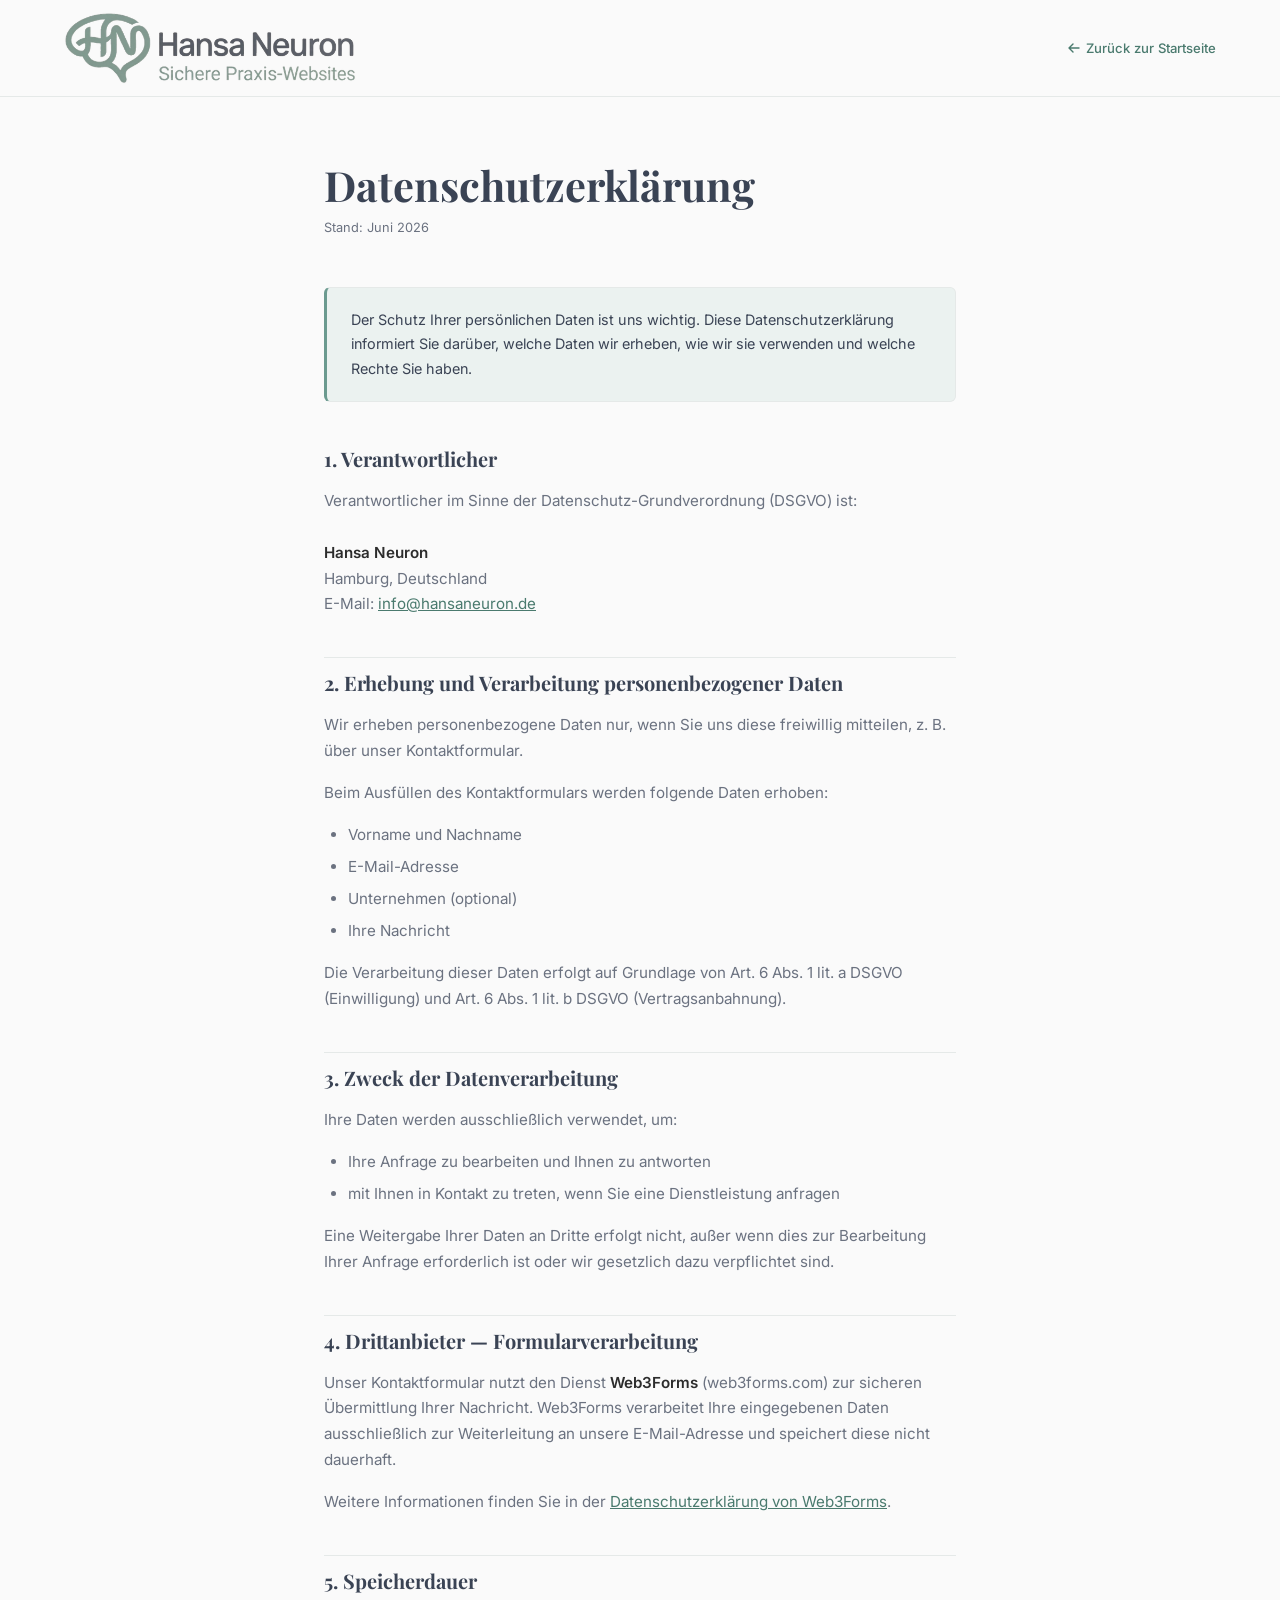
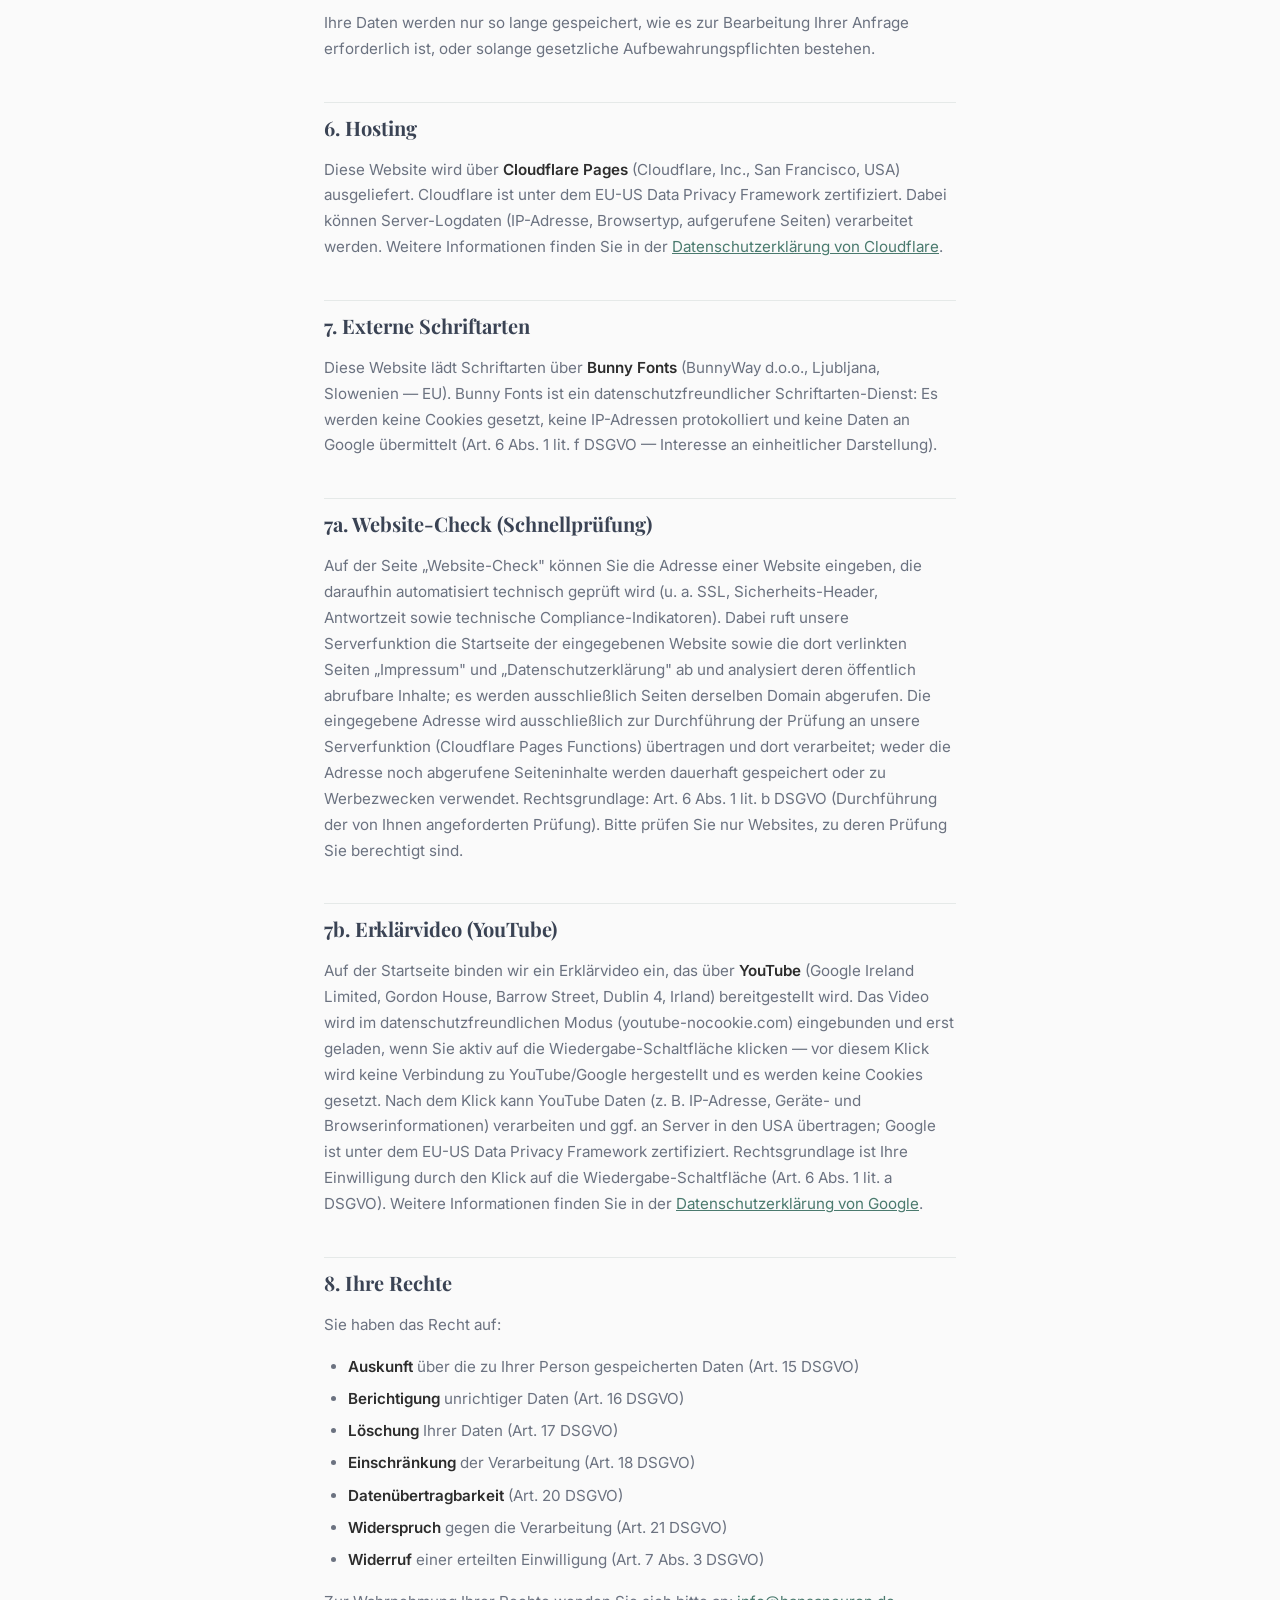
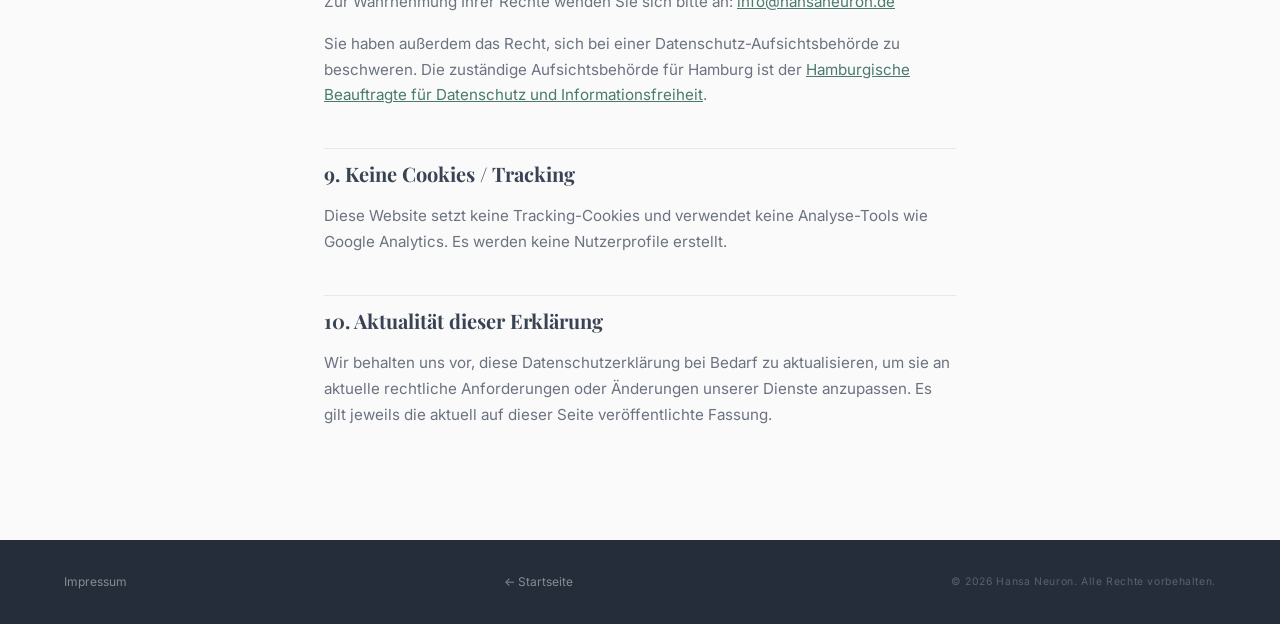
<file: datenschutz.html>
<!DOCTYPE html>
<html lang="de">
<head>
  <meta charset="UTF-8" />
  <meta name="viewport" content="width=device-width, initial-scale=1.0" />
  <title>Datenschutzerklärung — Hansa Neuron</title>
  <meta name="description" content="Datenschutzerklärung von Hansa Neuron gemäß DSGVO." />
  <link rel="canonical" href="https://hansaneuron.de/datenschutz.html" />
  <link rel="alternate" hreflang="de" href="https://hansaneuron.de/datenschutz.html" />
  <link rel="alternate" hreflang="en" href="https://hansaneuron.com/privacy.html" />
  <link rel="alternate" hreflang="x-default" href="https://hansaneuron.de/datenschutz.html" />
  <meta property="og:type" content="website" />
  <meta property="og:site_name" content="Hansa Neuron" />
  <meta property="og:title" content="Datenschutzerklärung — Hansa Neuron" />
  <meta property="og:description" content="Datenschutzerklärung von Hansa Neuron gemäß DSGVO." />
  <meta property="og:url" content="https://hansaneuron.de/datenschutz.html" />
  <meta property="og:locale" content="de_DE" />
  <meta property="og:image" content="https://hansaneuron.de/assets/og-image.png" />
  <meta property="og:image:width" content="1200" />
  <meta property="og:image:height" content="630" />
  <meta name="twitter:card" content="summary_large_image" />
  <meta name="twitter:title" content="Datenschutzerklärung — Hansa Neuron" />
  <meta name="twitter:description" content="Datenschutzerklärung von Hansa Neuron gemäß DSGVO." />
  <meta name="twitter:image" content="https://hansaneuron.de/assets/og-image.png" />
  <link rel="icon" type="image/x-icon" href="/favicon.ico">
  <link rel="icon" type="image/png" sizes="32x32" href="/assets/favicon-32x32.png">
  <link rel="icon" type="image/png" sizes="16x16" href="/assets/favicon-16x16.png">
  <link rel="preconnect" href="https://fonts.bunny.net" />
  <link href="https://fonts.bunny.net/css2?family=Playfair+Display:ital,wght@0,400;0,700&family=Inter:wght@300;400;500;600&display=swap" rel="stylesheet" />
  <style>
    :root {
      --teal:       #6B9A8F;
      --teal-dark:  #4A7A6E;
      --teal-50:    #EBF2F0;
      --slate:      #3A4354;
      --slate-dark: #252D3A;
      --bg:         #FAFAFA;
      --white:      #FFFFFF;
      --border:     #E5E9E8;
      --text-main:  #2C2C2C;
      --text-muted: #6B7280;
      --ff-display: 'Playfair Display', Georgia, serif;
      --ff-body:    'Inter', system-ui, sans-serif;
    }
    *, *::before, *::after { box-sizing: border-box; margin: 0; padding: 0; }
    html { scroll-behavior: smooth; font-size: 16px; }
    body {
      background: var(--bg);
      color: var(--text-main);
      font-family: var(--ff-body);
      font-weight: 400;
      line-height: 1.7;
    }

    /* Nav */
    nav {
      position: sticky;
      top: 0;
      z-index: 100;
      display: flex;
      align-items: center;
      justify-content: space-between;
      padding: 0.75rem 5vw;
      background: rgba(250,250,250,.97);
      backdrop-filter: blur(8px);
      border-bottom: 1px solid var(--border);
    }
    .nav-logo { display: flex; align-items: center; gap: .75rem; text-decoration: none; }
    .nav-logo-img { height: 72px; width: auto; display: block; }
    .nav-back {
      font-size: .82rem;
      font-weight: 500;
      color: var(--teal-dark);
      text-decoration: none;
      display: inline-flex;
      align-items: center;
      gap: .4rem;
      transition: gap .2s;
    }
    .nav-back:hover { gap: .7rem; }

    /* Main content */
    main {
      max-width: 760px;
      margin: 0 auto;
      padding: 4rem 5vw 6rem;
    }
    .page-title {
      font-family: var(--ff-display);
      font-size: clamp(1.8rem, 4vw, 2.6rem);
      font-weight: 700;
      color: var(--slate);
      line-height: 1.15;
      margin-bottom: .5rem;
    }
    .page-updated {
      font-size: .8rem;
      color: var(--text-muted);
      margin-bottom: 3rem;
    }
    h2 {
      font-family: var(--ff-display);
      font-size: 1.25rem;
      font-weight: 700;
      color: var(--slate);
      margin: 2.5rem 0 .75rem;
      padding-top: .5rem;
      border-top: 1px solid var(--border);
    }
    h2:first-of-type { margin-top: 0; border-top: none; }
    p { margin-bottom: 1rem; color: var(--text-muted); font-size: .95rem; }
    ul { margin: .5rem 0 1rem 1.5rem; color: var(--text-muted); font-size: .95rem; }
    li { margin-bottom: .4rem; }
    a { color: var(--teal-dark); }
    strong { color: var(--text-main); font-weight: 600; }

    /* Info box */
    .info-box {
      background: var(--teal-50);
      border: 1px solid var(--border);
      border-left: 3px solid var(--teal);
      border-radius: 6px;
      padding: 1.25rem 1.5rem;
      margin: 2rem 0;
      font-size: .9rem;
      color: var(--slate);
    }

    /* Footer */
    footer {
      background: var(--slate-dark);
      padding: 2rem 5vw;
      display: flex;
      align-items: center;
      justify-content: space-between;
      flex-wrap: wrap;
      gap: 1rem;
    }
    .footer-copy { font-size: .65rem; letter-spacing: .06em; color: rgba(255,255,255,.25); }
    .footer-link { font-size: .75rem; color: rgba(255,255,255,.45); text-decoration: none; }
    .footer-link:hover { color: #8BB8AE; }
  </style>
</head>
<body>

  <nav>
    <a href="/" class="nav-logo">
      <img src="/assets/HansaNeuron_Logo_transparent.webp" alt="Hansa Neuron Logo" class="nav-logo-img" />
    </a>
    <a href="/" class="nav-back">
      <svg width="12" height="12" viewBox="0 0 12 12" fill="none"><path d="M11 6H1M5 2L1 6l4 4" stroke="currentColor" stroke-width="1.4" stroke-linecap="round" stroke-linejoin="round"/></svg>
      Zurück zur Startseite
    </a>
  </nav>

  <main>
    <h1 class="page-title">Datenschutzerklärung</h1>
    <p class="page-updated">Stand: Juni 2026</p>

    <div class="info-box">
      Der Schutz Ihrer persönlichen Daten ist uns wichtig. Diese Datenschutzerklärung informiert Sie darüber, welche Daten wir erheben, wie wir sie verwenden und welche Rechte Sie haben.
    </div>

    <h2>1. Verantwortlicher</h2>
    <p>
      Verantwortlicher im Sinne der Datenschutz-Grundverordnung (DSGVO) ist:<br /><br />
      <strong>Hansa Neuron</strong><br />
      Hamburg, Deutschland<br />
      E-Mail: <a href="mailto:info@hansaneuron.de">info@hansaneuron.de</a>
    </p>

    <h2>2. Erhebung und Verarbeitung personenbezogener Daten</h2>
    <p>Wir erheben personenbezogene Daten nur, wenn Sie uns diese freiwillig mitteilen, z. B. über unser Kontaktformular.</p>
    <p>Beim Ausfüllen des Kontaktformulars werden folgende Daten erhoben:</p>
    <ul>
      <li>Vorname und Nachname</li>
      <li>E-Mail-Adresse</li>
      <li>Unternehmen (optional)</li>
      <li>Ihre Nachricht</li>
    </ul>
    <p>Die Verarbeitung dieser Daten erfolgt auf Grundlage von Art. 6 Abs. 1 lit. a DSGVO (Einwilligung) und Art. 6 Abs. 1 lit. b DSGVO (Vertragsanbahnung).</p>

    <h2>3. Zweck der Datenverarbeitung</h2>
    <p>Ihre Daten werden ausschließlich verwendet, um:</p>
    <ul>
      <li>Ihre Anfrage zu bearbeiten und Ihnen zu antworten</li>
      <li>mit Ihnen in Kontakt zu treten, wenn Sie eine Dienstleistung anfragen</li>
    </ul>
    <p>Eine Weitergabe Ihrer Daten an Dritte erfolgt nicht, außer wenn dies zur Bearbeitung Ihrer Anfrage erforderlich ist oder wir gesetzlich dazu verpflichtet sind.</p>

    <h2>4. Drittanbieter — Formularverarbeitung</h2>
    <p>Unser Kontaktformular nutzt den Dienst <strong>Web3Forms</strong> (web3forms.com) zur sicheren Übermittlung Ihrer Nachricht. Web3Forms verarbeitet Ihre eingegebenen Daten ausschließlich zur Weiterleitung an unsere E-Mail-Adresse und speichert diese nicht dauerhaft.</p>
    <p>Weitere Informationen finden Sie in der <a href="https://web3forms.com/privacy" target="_blank" rel="noopener">Datenschutzerklärung von Web3Forms</a>.</p>

    <h2>5. Speicherdauer</h2>
    <p>Ihre Daten werden nur so lange gespeichert, wie es zur Bearbeitung Ihrer Anfrage erforderlich ist, oder solange gesetzliche Aufbewahrungspflichten bestehen.</p>

    <h2>6. Hosting</h2>
    <p>Diese Website wird über <strong>Cloudflare Pages</strong> (Cloudflare, Inc., San Francisco, USA) ausgeliefert. Cloudflare ist unter dem EU-US Data Privacy Framework zertifiziert. Dabei können Server-Logdaten (IP-Adresse, Browsertyp, aufgerufene Seiten) verarbeitet werden. Weitere Informationen finden Sie in der <a href="https://www.cloudflare.com/de-de/privacypolicy/" target="_blank" rel="noopener">Datenschutzerklärung von Cloudflare</a>.</p>

    <h2>7. Externe Schriftarten</h2>
    <p>Diese Website lädt Schriftarten über <strong>Bunny Fonts</strong> (BunnyWay d.o.o., Ljubljana, Slowenien — EU). Bunny Fonts ist ein datenschutzfreundlicher Schriftarten-Dienst: Es werden keine Cookies gesetzt, keine IP-Adressen protokolliert und keine Daten an Google übermittelt (Art. 6 Abs. 1 lit. f DSGVO — Interesse an einheitlicher Darstellung).</p>

    <h2>7a. Website-Check (Schnellprüfung)</h2>
    <p>Auf der Seite „Website-Check" können Sie die Adresse einer Website eingeben, die daraufhin automatisiert technisch geprüft wird (u. a. SSL, Sicherheits-Header, Antwortzeit sowie technische Compliance-Indikatoren). Dabei ruft unsere Serverfunktion die Startseite der eingegebenen Website sowie die dort verlinkten Seiten „Impressum" und „Datenschutzerklärung" ab und analysiert deren öffentlich abrufbare Inhalte; es werden ausschließlich Seiten derselben Domain abgerufen. Die eingegebene Adresse wird ausschließlich zur Durchführung der Prüfung an unsere Serverfunktion (Cloudflare Pages Functions) übertragen und dort verarbeitet; weder die Adresse noch abgerufene Seiteninhalte werden dauerhaft gespeichert oder zu Werbezwecken verwendet. Rechtsgrundlage: Art. 6 Abs. 1 lit. b DSGVO (Durchführung der von Ihnen angeforderten Prüfung). Bitte prüfen Sie nur Websites, zu deren Prüfung Sie berechtigt sind.</p>

    <h2>7b. Erklärvideo (YouTube)</h2>
    <p>Auf der Startseite binden wir ein Erklärvideo ein, das über <strong>YouTube</strong> (Google Ireland Limited, Gordon House, Barrow Street, Dublin 4, Irland) bereitgestellt wird. Das Video wird im datenschutzfreundlichen Modus (youtube-nocookie.com) eingebunden und erst geladen, wenn Sie aktiv auf die Wiedergabe-Schaltfläche klicken — vor diesem Klick wird keine Verbindung zu YouTube/Google hergestellt und es werden keine Cookies gesetzt. Nach dem Klick kann YouTube Daten (z. B. IP-Adresse, Geräte- und Browserinformationen) verarbeiten und ggf. an Server in den USA übertragen; Google ist unter dem EU-US Data Privacy Framework zertifiziert. Rechtsgrundlage ist Ihre Einwilligung durch den Klick auf die Wiedergabe-Schaltfläche (Art. 6 Abs. 1 lit. a DSGVO). Weitere Informationen finden Sie in der <a href="https://policies.google.com/privacy" target="_blank" rel="noopener">Datenschutzerklärung von Google</a>.</p>

    <h2>8. Ihre Rechte</h2>
    <p>Sie haben das Recht auf:</p>
    <ul>
      <li><strong>Auskunft</strong> über die zu Ihrer Person gespeicherten Daten (Art. 15 DSGVO)</li>
      <li><strong>Berichtigung</strong> unrichtiger Daten (Art. 16 DSGVO)</li>
      <li><strong>Löschung</strong> Ihrer Daten (Art. 17 DSGVO)</li>
      <li><strong>Einschränkung</strong> der Verarbeitung (Art. 18 DSGVO)</li>
      <li><strong>Datenübertragbarkeit</strong> (Art. 20 DSGVO)</li>
      <li><strong>Widerspruch</strong> gegen die Verarbeitung (Art. 21 DSGVO)</li>
      <li><strong>Widerruf</strong> einer erteilten Einwilligung (Art. 7 Abs. 3 DSGVO)</li>
    </ul>
    <p>Zur Wahrnehmung Ihrer Rechte wenden Sie sich bitte an: <a href="mailto:info@hansaneuron.de">info@hansaneuron.de</a></p>
    <p>Sie haben außerdem das Recht, sich bei einer Datenschutz-Aufsichtsbehörde zu beschweren. Die zuständige Aufsichtsbehörde für Hamburg ist der <a href="https://datenschutz.hamburg.de/" target="_blank" rel="noopener">Hamburgische Beauftragte für Datenschutz und Informationsfreiheit</a>.</p>

    <h2>9. Keine Cookies / Tracking</h2>
    <p>Diese Website setzt keine Tracking-Cookies und verwendet keine Analyse-Tools wie Google Analytics. Es werden keine Nutzerprofile erstellt.</p>

    <h2>10. Aktualität dieser Erklärung</h2>
    <p>Wir behalten uns vor, diese Datenschutzerklärung bei Bedarf zu aktualisieren, um sie an aktuelle rechtliche Anforderungen oder Änderungen unserer Dienste anzupassen. Es gilt jeweils die aktuell auf dieser Seite veröffentlichte Fassung.</p>
  </main>

  <footer>
    <a href="impressum.html" class="footer-link">Impressum</a>
    <a href="/" class="footer-link">← Startseite</a>
    <span class="footer-copy">© 2026 Hansa Neuron. Alle Rechte vorbehalten.</span>
  </footer>

</body>
</html>
</file>
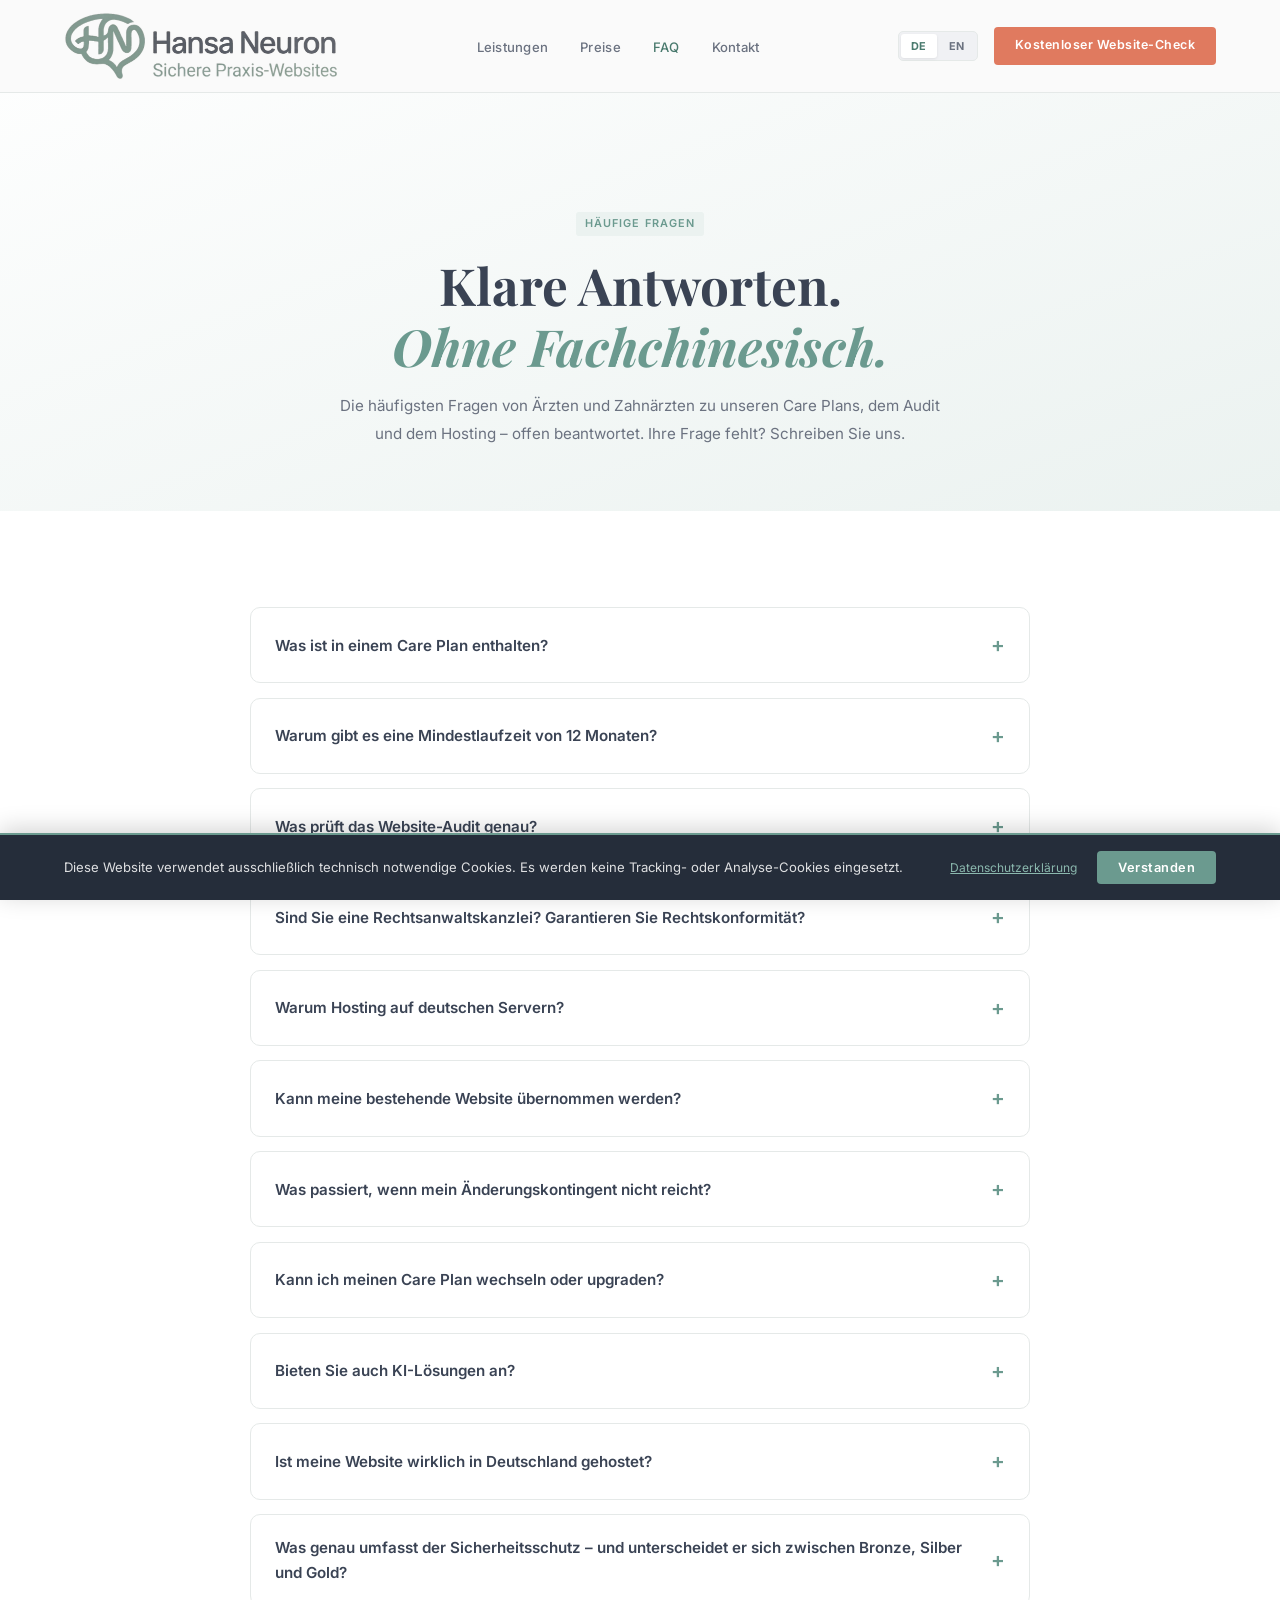
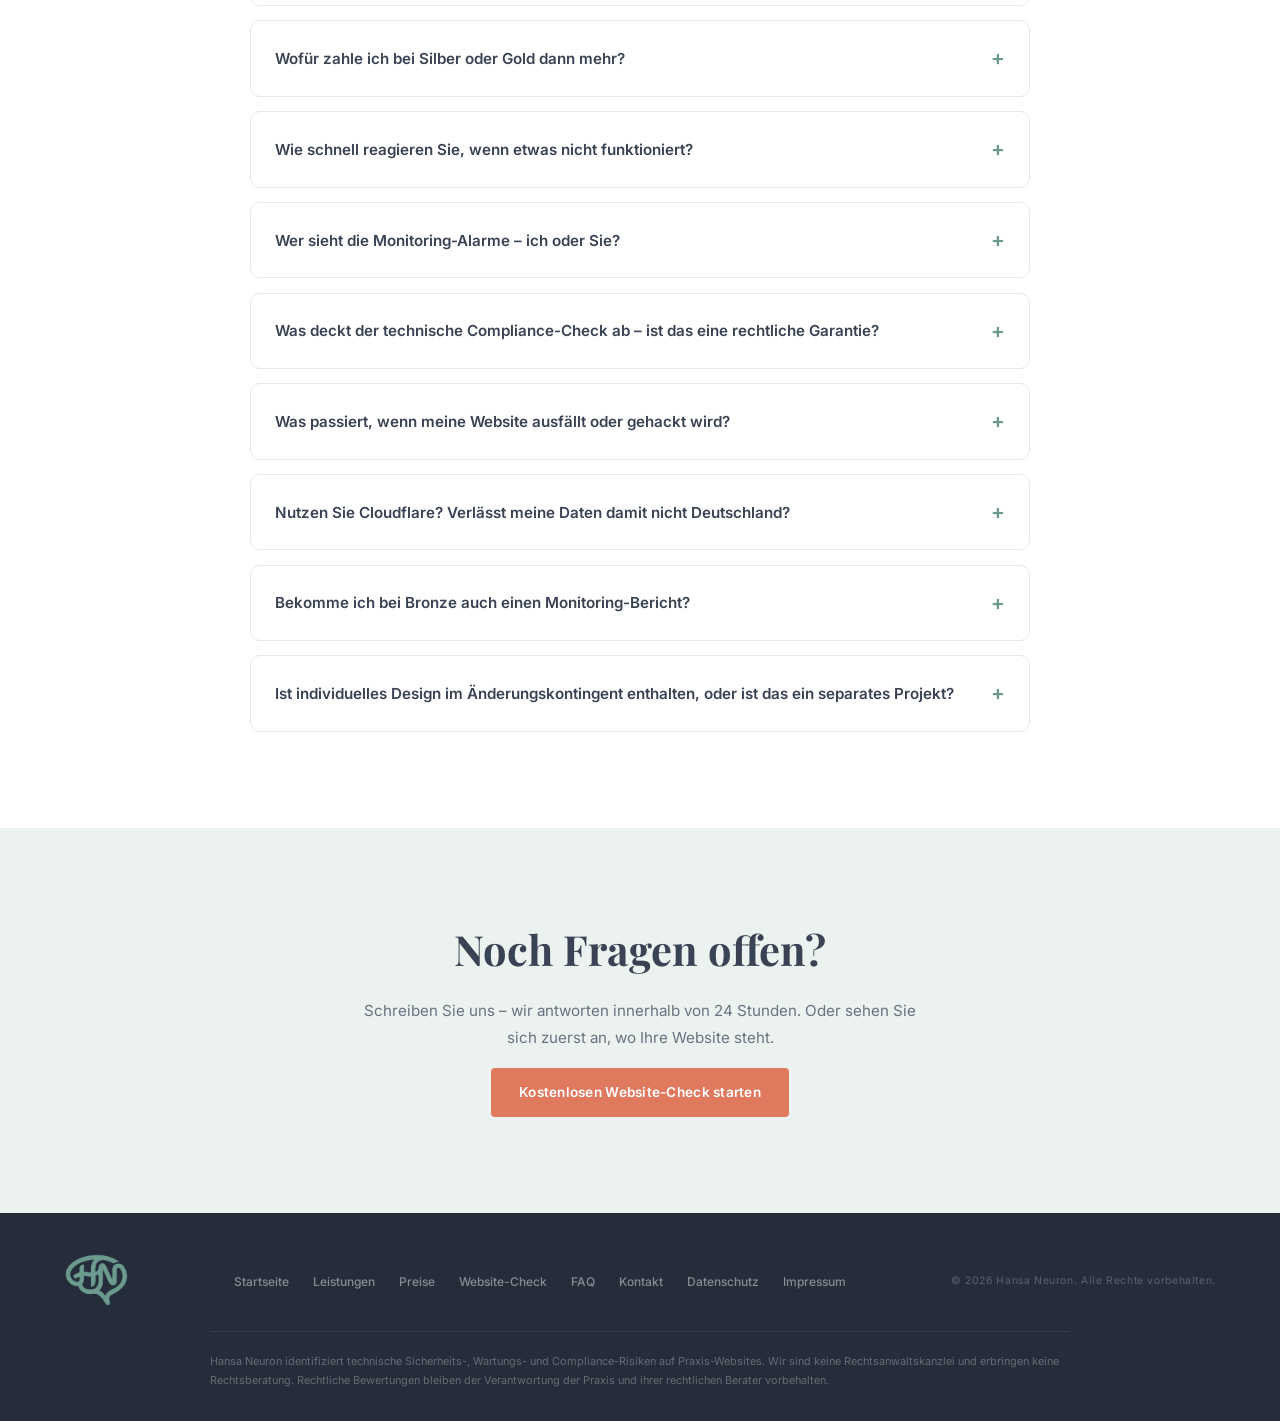
<file: faq.html>
<!DOCTYPE html>
<html lang="de">
<head>
  <meta charset="UTF-8" />
  <meta name="viewport" content="width=device-width, initial-scale=1.0" />
  <title>FAQ — Häufige Fragen zu Website-Betreuung für Praxen | Hansa Neuron</title>
  <meta name="description" content="Antworten auf häufige Fragen: Was enthält ein Care Plan? Warum 12 Monate Laufzeit? Was prüft das Website-Audit? Wie funktioniert der Umzug zu deutschem Hosting?" />
  <link rel="canonical" href="https://hansaneuron.de/faq.html" />
  <link rel="alternate" hreflang="de" href="https://hansaneuron.de/faq.html" />
  <link rel="alternate" hreflang="en" href="https://hansaneuron.com/faq.html" />
  <link rel="alternate" hreflang="x-default" href="https://hansaneuron.de/faq.html" />
  <meta property="og:type" content="website" />
  <meta property="og:site_name" content="Hansa Neuron" />
  <meta property="og:title" content="FAQ — Häufige Fragen zu Website-Betreuung für Praxen | Hansa Neuron" />
  <meta property="og:description" content="Antworten auf häufige Fragen: Was enthält ein Care Plan? Warum 12 Monate Laufzeit? Was prüft das Website-Audit? Wie funktioniert der Umzug zu deutschem Hosting?" />
  <meta property="og:url" content="https://hansaneuron.de/faq.html" />
  <meta property="og:locale" content="de_DE" />
  <meta property="og:image" content="https://hansaneuron.de/assets/og-image.png" />
  <meta property="og:image:width" content="1200" />
  <meta property="og:image:height" content="630" />
  <meta name="twitter:card" content="summary_large_image" />
  <meta name="twitter:title" content="FAQ — Häufige Fragen zu Website-Betreuung für Praxen | Hansa Neuron" />
  <meta name="twitter:description" content="Antworten auf häufige Fragen: Was enthält ein Care Plan? Warum 12 Monate Laufzeit? Was prüft das Website-Audit? Wie funktioniert der Umzug zu deutschem Hosting?" />
  <meta name="twitter:image" content="https://hansaneuron.de/assets/og-image.png" />
  <link rel="icon" type="image/x-icon" href="/favicon.ico">
  <link rel="icon" type="image/png" sizes="32x32" href="/assets/favicon-32x32.png">
  <link rel="icon" type="image/png" sizes="16x16" href="/assets/favicon-16x16.png">
  <link rel="preconnect" href="https://fonts.bunny.net" />
  <link href="https://fonts.bunny.net/css2?family=Playfair+Display:ital,wght@0,400;0,500;0,700;0,900;1,400;1,700&family=Inter:wght@300;400;500;600;700&display=swap" rel="stylesheet" />
  <link rel="stylesheet" href="assets/style.css" />
  <script type="application/ld+json">
  {
    "@context": "https://schema.org",
    "@type": "FAQPage",
    "mainEntity": [
      { "@type": "Question", "name": "Was ist in einem Care Plan enthalten?", "acceptedAnswer": { "@type": "Answer", "text": "Jeder Care Plan enthält Hosting auf deutschen Servern, automatische WordPress- und Plugin-Updates, denselben integrierten Sicherheitsschutz (Firewall, DDoS-Schutz, Malware-Scanning, SSL), automatisiertes Uptime-Monitoring und tägliche Backups. Die Pläne Bronze (99 €/Monat), Silber (159 €/Monat) und Gold (249 €/Monat) unterscheiden sich in Reaktionszeit, Monitoring-Tiefe, Berichten und dem monatlichen Änderungskontingent (Bronze 30 Min., Silber 1 Std., Gold 1,5 Std.). Ein technischer Compliance-Check ist in jedem Plan enthalten – jährlich bei Bronze, vierteljährlich ab Silber. Ein BFSG-Barrierefreiheits-Check ist ebenfalls in allen Plänen enthalten." } },
      { "@type": "Question", "name": "Warum gibt es eine Mindestlaufzeit von 12 Monaten?", "acceptedAnswer": { "@type": "Answer", "text": "Website-Sicherheit und technische Compliance sind laufende Prozesse: Updates, Schwachstellen und Anforderungen entwickeln sich ständig weiter. Einmalige Reparaturen verlieren schnell ihre Wirkung. Die 12-Monats-Laufzeit stellt sicher, dass Ihre Website kontinuierlich betreut wird – dafür erhalten Care-Plan-Kunden das Audit zum halben Preis (490 € statt 980 €)." } },
      { "@type": "Question", "name": "Was prüft das Website-Audit genau?", "acceptedAnswer": { "@type": "Answer", "text": "Das Audit umfasst ein Website-Sicherheits-Audit, eine technische Compliance-Prüfung, Plugin- und WordPress-Review, SSL-Verifizierung, Cookie-Consent-Prüfung und Sicherheits-Härtung. Gefundene Probleme werden direkt behoben (bis zu 4 Stunden Umsetzung inklusive). Sie erhalten einen verständlichen Compliance- und Website-Gesundheitsbericht. Das Audit ist auch einzeln buchbar: 980 € ohne weitere Vertragsbindung – Care-Plan-Kunden zahlen 490 €." } },
      { "@type": "Question", "name": "Sind Sie eine Rechtsanwaltskanzlei? Garantieren Sie Rechtskonformität?", "acceptedAnswer": { "@type": "Answer", "text": "Nein. Wir identifizieren technische Sicherheits-, Wartungs- und Compliance-Risiken auf Praxis-Websites. Rechtliche Bewertungen bleiben der Verantwortung der Praxis und ihrer rechtlichen Berater vorbehalten. Wir versprechen keine Rechtskonformität und keinen Schutz vor Bußgeldern – wir sorgen dafür, dass die technische Basis stimmt." } },
      { "@type": "Question", "name": "Warum Hosting auf deutschen Servern?", "acceptedAnswer": { "@type": "Answer", "text": "Deutsche Server-Standorte bedeuten Datensouveränität, Transparenz, kurze Ladezeiten für Ihre Patienten und vereinfachtes Management. Für medizinische Praxen reduziert das Komplexität – ein Anbieter, ein Ansprechpartner, klare Verhältnisse. Deutsches Hosting ist in jedem Care Plan enthalten." } },
      { "@type": "Question", "name": "Kann meine bestehende Website übernommen werden?", "acceptedAnswer": { "@type": "Answer", "text": "Ja. Wir übernehmen bestehende Praxis-Websites – in der Regel WordPress – und ziehen sie kontrolliert auf unsere deutsche Hosting-Umgebung um. Der Umzug ist Teil des Onboardings und wird so geplant, dass Ihre Website ohne spürbare Unterbrechung erreichbar bleibt." } },
      { "@type": "Question", "name": "Ist meine Website wirklich in Deutschland gehostet?", "acceptedAnswer": { "@type": "Answer", "text": "Ja. Die Dateien, die Datenbank und die Backups Ihrer Website liegen in deutschen Rechenzentren (ISO 27001 und SOC 2 Type II zertifiziert). Ein Teil des Datenverkehrs kann zur Geschwindigkeits- und Sicherheitsoptimierung über das europäische Netzwerk von Cloudflare laufen – das ist eine Routing-Ebene, kein Speicherort Ihrer Daten." } },
      { "@type": "Question", "name": "Was genau umfasst der Sicherheitsschutz – und unterscheidet er sich zwischen Bronze, Silber und Gold?", "acceptedAnswer": { "@type": "Answer", "text": "Nein – jeder Plan erhält denselben Schutz: eine Web Application Firewall, DDoS-Schutz, Malware- und Exploit-Scanning sowie kostenloses SSL. Wir rationieren Sicherheit nicht nach Preis. Was sich zwischen den Tarifen unterscheidet, ist, wie engmaschig wir überwachen, wie schnell wir reagieren und wie umfangreich Ihre Berichte sind." } },
      { "@type": "Question", "name": "Wofür zahle ich bei Silber oder Gold dann mehr?", "acceptedAnswer": { "@type": "Answer", "text": "Für Monitoring-Tiefe, Reaktionsgeschwindigkeit, Berichte und mehr enthaltene Änderungszeit – nicht für stärkere Sicherheitstechnik oder den BFSG-Barrierefreiheits-Check, die in jedem Plan gleich enthalten sind. Silber ergänzt Echtzeit-Alarme, hebt den technischen Compliance-Check von jährlich auf vierteljährlich an und ergänzt einen vierteljährlichen Gesundheitsbericht. Gold ergänzt eine 4-Stunden-Reaktionszusage, dedizierte Server-Ressourcen für die Performance und einen ausführlicheren jährlichen Review." } },
      { "@type": "Question", "name": "Wie schnell reagieren Sie, wenn etwas nicht funktioniert?", "acceptedAnswer": { "@type": "Answer", "text": "Bronze: innerhalb von 2 Werktagen. Silber: innerhalb von 1 Werktag. Gold: innerhalb von 4 Geschäftsstunden (Mo–Fr, 9:00–17:00 Uhr). Das ist unsere eigene Reaktionszusage und keine Eigenschaft des Hosting-Anbieters – sie spiegelt wider, wie wir unsere Support-Warteschlange priorisieren." } },
      { "@type": "Question", "name": "Wer sieht die Monitoring-Alarme – ich oder Sie?", "acceptedAnswer": { "@type": "Answer", "text": "Alarme gehen zuerst bei Hansa Neuron ein. Wir prüfen und handeln und kontaktieren Sie, wenn Ihr Input gefragt ist oder wenn Ihr Tarif einen Berichtsbestandteil enthält." } },
      { "@type": "Question", "name": "Was deckt der technische Compliance-Check ab – ist das eine rechtliche Garantie?", "acceptedAnswer": { "@type": "Answer", "text": "Es handelt sich um einen rein technischen Check: Cookie-Consent-Banner vorhanden und funktionsfähig, SSL-Zertifikat gültig, Kontakt-/Buchungsformulare funktionieren, Links zu Pflichtseiten (Impressum, Datenschutz) vorhanden. Bei Bronze prüfen wir jährlich, ab Silber vierteljährlich. Ergänzend führen wir bei allen Plänen einen BFSG-Barrierefreiheits-Check auf Basis grundlegender technischer Indikatoren durch. Es ist keine rechtliche Prüfung – für eine verbindliche rechtliche Einschätzung wenden Sie sich bitte an eine Rechtsanwältin oder einen Rechtsanwalt." } },
      { "@type": "Question", "name": "Was passiert, wenn meine Website ausfällt oder gehackt wird?", "acceptedAnswer": { "@type": "Answer", "text": "Wir werden automatisch alarmiert (in Echtzeit bei Silber/Gold, in regelmäßigen Abständen bei Bronze) und stellen aus dem letzten täglichen Backup wieder her, das 30 Tage aufbewahrt wird. Die Wiederherstellung erfolgt in der Regel noch am selben Werktag, sobald wir benachrichtigt wurden, vorbehaltlich der Reaktionszeit Ihres Plans." } },
      { "@type": "Question", "name": "Nutzen Sie Cloudflare? Verlässt meine Daten damit nicht Deutschland?", "acceptedAnswer": { "@type": "Answer", "text": "Wir nutzen Cloudflares europäische (Frankfurt-)Infrastruktur für Routing sowie zusätzlichen DDoS-/Sicherheitsschutz am Netzwerkrand – dabei werden die Daten Ihrer Website nicht außerhalb Deutschlands gespeichert, es wird nur schnell und sicher ausgeliefert. Cloudflare ist nach BSI C5 zertifiziert und über eine Auftragsverarbeitungsvereinbarung abgesichert." } },
      { "@type": "Question", "name": "Bekomme ich bei Bronze auch einen Monitoring-Bericht?", "acceptedAnswer": { "@type": "Answer", "text": "Bronze umfasst automatisiertes Monitoring, sodass wir alarmiert werden, wenn etwas nicht stimmt – einen schriftlichen Bericht gibt es aber erst ab Silber. Sprechen Sie uns an, wenn Sie Reporting hinzubuchen möchten, ohne den gesamten Plan zu wechseln." } },
      { "@type": "Question", "name": "Ist individuelles Design im Änderungskontingent enthalten, oder ist das ein separates Projekt?", "acceptedAnswer": { "@type": "Answer", "text": "Kleinere Design-Anpassungen (Farben, Bilder, Textbereiche) laufen über Ihr monatliches Änderungskontingent. Für eine komplette Neugestaltung oder ein größeres Redesign erstellen wir Ihnen ein individuelles Angebot – sprechen Sie uns einfach mit Ihren Vorstellungen an, dann sagen wir Ihnen, was möglich ist und was es kostet." } }
    ]
  }
  </script>
</head>
<body>

  <!-- ── Navigation ──────────────────────────────────── -->
  <nav>
    <a href="index.html" class="nav-logo">
      <img src="assets/HansaNeuron_Logo_transparent.webp" alt="Hansa Neuron Logo" class="nav-logo-img" />
    </a>
    <ul class="nav-links">
      <li><a href="index.html#leistungen" data-i18n="nav.leistungen">Leistungen</a></li>
      <li><a href="preise.html" data-i18n="nav.preise">Preise</a></li>
      <li><a href="faq.html" class="active" data-i18n="nav.faq">FAQ</a></li>
      <li><a href="index.html#kontakt" data-i18n="nav.kontakt">Kontakt</a></li>
    </ul>
    <div class="nav-right">
      <div class="lang-switcher">
        <button class="lang-btn active" id="btn-de" onclick="setLang('de', true)">DE</button>
        <button class="lang-btn" id="btn-en" onclick="setLang('en', true)">EN</button>
      </div>
      <a href="website-check.html" class="nav-cta" data-i18n="nav.cta">Kostenloser Website-Check</a>
      <button class="nav-hamburger" onclick="toggleMenu()" aria-label="Menü öffnen">
        <span></span><span></span><span></span>
      </button>
    </div>
  </nav>

  <div class="mobile-menu" id="mobileMenu">
    <button class="mobile-close" onclick="toggleMenu()" aria-label="Menü schließen">✕</button>
    <a href="index.html#leistungen" data-i18n="nav.leistungen">Leistungen</a>
    <a href="preise.html" data-i18n="nav.preise">Preise</a>
    <a href="faq.html" data-i18n="nav.faq">FAQ</a>
    <a href="index.html#kontakt" data-i18n="nav.kontakt">Kontakt</a>
    <a href="website-check.html" class="btn-primary" style="margin-top:.5rem;text-align:center;" data-i18n="nav.cta">Kostenloser Website-Check</a>
  </div>

  <!-- ── Page hero ────────────────────────────────────── -->
  <section class="page-hero">
    <span class="label" data-i18n="ph.badge">Häufige Fragen</span>
    <h1 class="section-title" data-i18n="ph.title">Klare Antworten.<br/><em>Ohne Fachchinesisch.</em></h1>
    <p class="section-body" data-i18n="ph.sub">
      Die häufigsten Fragen von Ärzten und Zahnärzten zu unseren Care Plans, dem Audit und dem Hosting – offen beantwortet. Ihre Frage fehlt? Schreiben Sie uns.
    </p>
  </section>

  <!-- ── FAQ ──────────────────────────────────────────── -->
  <section style="background:var(--white);padding-top:3rem;">
    <div class="faq-list">

      <details class="faq-item">
        <summary data-i18n="q1.q">Was ist in einem Care Plan enthalten?</summary>
        <div class="faq-answer" data-i18n="q1.a">Jeder Care Plan enthält Hosting auf deutschen Servern, automatische WordPress- und Plugin-Updates, denselben integrierten Sicherheitsschutz (Firewall, DDoS-Schutz, Malware-Scanning, SSL), automatisiertes Uptime-Monitoring und tägliche Backups. Die Pläne Bronze (99 €/Monat), Silber (159 €/Monat) und Gold (249 €/Monat) unterscheiden sich in Reaktionszeit, Monitoring-Tiefe, Berichten und dem monatlichen Änderungskontingent. Ein technischer Compliance-Check ist in jedem Plan enthalten – jährlich bei Bronze, vierteljährlich ab Silber. Ein BFSG-Barrierefreiheits-Check ist ebenfalls in allen Plänen enthalten.</div>
      </details>

      <details class="faq-item">
        <summary data-i18n="q2.q">Warum gibt es eine Mindestlaufzeit von 12 Monaten?</summary>
        <div class="faq-answer" data-i18n="q2.a">Website-Sicherheit und technische Compliance sind laufende Prozesse: Updates, Schwachstellen und Anforderungen entwickeln sich ständig weiter. Einmalige Reparaturen verlieren schnell ihre Wirkung – kontinuierliches Monitoring ist nachweislich wirksamer. Die 12-Monats-Laufzeit stellt diese Kontinuität sicher. Als Gegenleistung erhalten Care-Plan-Kunden das Audit zum halben Preis: 490 € statt 980 €.</div>
      </details>

      <details class="faq-item">
        <summary data-i18n="q3.q">Was prüft das Website-Audit genau?</summary>
        <div class="faq-answer" data-i18n="q3.a">Das Audit umfasst ein Website-Sicherheits-Audit, eine technische Compliance-Prüfung, Plugin- und WordPress-Review, SSL-Verifizierung, Cookie-Consent-Prüfung und Sicherheits-Härtung. Gefundene Probleme beheben wir direkt – bis zu 4 Stunden Umsetzungsarbeit sind enthalten, weitere Arbeiten berechnen wir nach Absprache mit 120 €/Stunde. Sie erhalten einen verständlichen Compliance- und Website-Gesundheitsbericht. Das Audit ist auch einzeln buchbar: 980 € ohne weitere Vertragsbindung – Care-Plan-Kunden zahlen 490 €.</div>
      </details>

      <details class="faq-item">
        <summary data-i18n="q4.q">Sind Sie eine Rechtsanwaltskanzlei? Garantieren Sie Rechtskonformität?</summary>
        <div class="faq-answer" data-i18n="q4.a">Nein – und das sagen wir bewusst deutlich: Wir identifizieren technische Sicherheits-, Wartungs- und Compliance-Risiken auf Praxis-Websites. Rechtliche Bewertungen bleiben der Verantwortung der Praxis und ihrer rechtlichen Berater vorbehalten. Wir versprechen keine Rechtskonformität und keinen Schutz vor Bußgeldern. Was wir leisten: eine technisch saubere, gepflegte und überwachte Website-Basis – die Grundlage, auf der Compliance überhaupt erst möglich ist.</div>
      </details>

      <details class="faq-item">
        <summary data-i18n="q5.q">Warum Hosting auf deutschen Servern?</summary>
        <div class="faq-answer" data-i18n="q5.a">Deutsche Server-Standorte bedeuten Datensouveränität, Transparenz und kurze Ladezeiten für Ihre Patienten. Für medizinische Praxen reduziert das Komplexität: ein Anbieter, ein Ansprechpartner, klare Verhältnisse – statt verteilter Dienste in unterschiedlichen Rechtsräumen. Deutsches Hosting ist deshalb kein Zusatz, sondern fester Bestandteil jedes Care Plans.</div>
      </details>

      <details class="faq-item">
        <summary data-i18n="q6.q">Kann meine bestehende Website übernommen werden?</summary>
        <div class="faq-answer" data-i18n="q6.a">Ja. Wir übernehmen bestehende Praxis-Websites – in der Regel WordPress – und ziehen sie kontrolliert auf unsere deutsche Hosting-Umgebung um. Der Umzug ist Teil des Onboardings und wird so geplant, dass Ihre Website ohne spürbare Unterbrechung erreichbar bleibt. Zugangsdaten, Domains und E-Mail-Konfiguration klären wir gemeinsam mit Ihnen oder Ihrer bisherigen Agentur.</div>
      </details>

      <details class="faq-item">
        <summary data-i18n="q7.q">Was passiert, wenn mein Änderungskontingent nicht reicht?</summary>
        <div class="faq-answer" data-i18n="q7.a">Bronze enthält bis zu 30 Minuten Website-Änderungen pro Monat, Silber bis zu 1 Stunde und Gold bis zu 1,5 Stunden. Reicht das einmal nicht – etwa bei einer neuen Unterseite oder größeren Umbauten – berechnen wir zusätzliche Arbeiten transparent mit 120 €/Stunde, immer nach vorheriger Absprache. Kein Kleingedrucktes, keine Überraschungen auf der Rechnung.</div>
      </details>

      <details class="faq-item">
        <summary data-i18n="q9.q">Kann ich meinen Care Plan wechseln oder upgraden?</summary>
        <div class="faq-answer" data-i18n="q9.a">Ja, ein Upgrade (z. B. von Bronze auf Silber) ist jederzeit zum nächsten Monat möglich – die bisherige Laufzeit wird angerechnet. Ein Downgrade ist zum Ende der 12-Monats-Laufzeit möglich. Viele Praxen starten mit Bronze und wechseln zu Silber, sobald sie regelmäßige Berichte und bevorzugte Bearbeitung schätzen lernen.</div>
      </details>

      <details class="faq-item">
        <summary data-i18n="q10.q">Bieten Sie auch KI-Lösungen an?</summary>
        <div class="faq-answer" data-i18n="q10.a">Ja. Hansa Neuron hat seine Wurzeln in der KI-Beratung. Für Care-Plan-Kunden, deren Website-Basis sicher steht, bieten wir KI-Beratung für Praxisabläufe an – etwa automatisierte Dokumentenverarbeitung oder intelligente Assistenten. Sprechen Sie uns einfach an.</div>
      </details>

      <details class="faq-item">
        <summary data-i18n="q11.q">Ist meine Website wirklich in Deutschland gehostet?</summary>
        <div class="faq-answer" data-i18n="q11.a">Ja. Die Dateien, die Datenbank und die Backups Ihrer Website liegen in deutschen Rechenzentren (ISO 27001 und SOC 2 Type II zertifiziert). Ein Teil des Datenverkehrs kann zur Geschwindigkeits- und Sicherheitsoptimierung über das europäische Netzwerk von Cloudflare laufen – das ist eine Routing-Ebene, kein Speicherort Ihrer Daten.</div>
      </details>

      <details class="faq-item">
        <summary data-i18n="q12.q">Was genau umfasst der Sicherheitsschutz – und unterscheidet er sich zwischen Bronze, Silber und Gold?</summary>
        <div class="faq-answer" data-i18n="q12.a">Nein – jeder Plan erhält denselben Schutz: eine Web Application Firewall, DDoS-Schutz, Malware- und Exploit-Scanning sowie kostenloses SSL. Wir rationieren Sicherheit nicht nach Preis. Was sich zwischen den Tarifen unterscheidet, ist, wie engmaschig wir überwachen, wie schnell wir reagieren und wie umfangreich Ihre Berichte sind.</div>
      </details>

      <details class="faq-item">
        <summary data-i18n="q13.q">Wofür zahle ich bei Silber oder Gold dann mehr?</summary>
        <div class="faq-answer" data-i18n="q13.a">Für Monitoring-Tiefe, Reaktionsgeschwindigkeit, Berichte und mehr enthaltene Änderungszeit – nicht für stärkere Sicherheitstechnik oder den BFSG-Barrierefreiheits-Check, die in jedem Plan gleich enthalten sind. Silber ergänzt Echtzeit-Alarme, hebt den technischen Compliance-Check von jährlich auf vierteljährlich an und ergänzt einen vierteljährlichen Gesundheitsbericht. Gold ergänzt eine 4-Stunden-Reaktionszusage, dedizierte Server-Ressourcen für die Performance und einen ausführlicheren jährlichen Review.</div>
      </details>

      <details class="faq-item">
        <summary data-i18n="q14.q">Wie schnell reagieren Sie, wenn etwas nicht funktioniert?</summary>
        <div class="faq-answer" data-i18n="q14.a">Bronze: innerhalb von 2 Werktagen. Silber: innerhalb von 1 Werktag. Gold: innerhalb von 4 Geschäftsstunden (Mo–Fr, 9:00–17:00 Uhr). Das ist unsere eigene Reaktionszusage und keine Eigenschaft des Hosting-Anbieters – sie spiegelt wider, wie wir unsere Support-Warteschlange priorisieren.</div>
      </details>

      <details class="faq-item">
        <summary data-i18n="q15.q">Wer sieht die Monitoring-Alarme – ich oder Sie?</summary>
        <div class="faq-answer" data-i18n="q15.a">Alarme gehen zuerst bei Hansa Neuron ein. Wir prüfen und handeln und kontaktieren Sie, wenn Ihr Input gefragt ist oder wenn Ihr Tarif einen Berichtsbestandteil enthält.</div>
      </details>

      <details class="faq-item">
        <summary data-i18n="q16.q">Was deckt der technische Compliance-Check ab – ist das eine rechtliche Garantie?</summary>
        <div class="faq-answer" data-i18n="q16.a">Es handelt sich um einen rein technischen Check: Cookie-Consent-Banner vorhanden und funktionsfähig, SSL-Zertifikat gültig, Kontakt-/Buchungsformulare funktionieren, Links zu Pflichtseiten (Impressum, Datenschutz) vorhanden. Bei Bronze prüfen wir jährlich, ab Silber vierteljährlich. Ergänzend führen wir bei allen Plänen einen BFSG-Barrierefreiheits-Check auf Basis grundlegender technischer Indikatoren durch. Es ist keine rechtliche Prüfung – für eine verbindliche rechtliche Einschätzung wenden Sie sich bitte an eine Rechtsanwältin oder einen Rechtsanwalt.</div>
      </details>

      <details class="faq-item">
        <summary data-i18n="q17.q">Was passiert, wenn meine Website ausfällt oder gehackt wird?</summary>
        <div class="faq-answer" data-i18n="q17.a">Wir werden automatisch alarmiert (in Echtzeit bei Silber/Gold, in regelmäßigen Abständen bei Bronze) und stellen aus dem letzten täglichen Backup wieder her, das 30 Tage aufbewahrt wird. Die Wiederherstellung erfolgt in der Regel noch am selben Werktag, sobald wir benachrichtigt wurden, vorbehaltlich der Reaktionszeit Ihres Plans.</div>
      </details>

      <details class="faq-item">
        <summary data-i18n="q18.q">Nutzen Sie Cloudflare? Verlässt meine Daten damit nicht Deutschland?</summary>
        <div class="faq-answer" data-i18n="q18.a">Wir nutzen Cloudflares europäische (Frankfurt-)Infrastruktur für Routing sowie zusätzlichen DDoS-/Sicherheitsschutz am Netzwerkrand – dabei werden die Daten Ihrer Website nicht außerhalb Deutschlands gespeichert, es wird nur schnell und sicher ausgeliefert. Cloudflare ist nach BSI C5 zertifiziert und über eine Auftragsverarbeitungsvereinbarung abgesichert.</div>
      </details>

      <details class="faq-item">
        <summary data-i18n="q19.q">Bekomme ich bei Bronze auch einen Monitoring-Bericht?</summary>
        <div class="faq-answer" data-i18n="q19.a">Bronze umfasst automatisiertes Monitoring, sodass wir alarmiert werden, wenn etwas nicht stimmt – einen schriftlichen Bericht gibt es aber erst ab Silber. Sprechen Sie uns an, wenn Sie Reporting hinzubuchen möchten, ohne den gesamten Plan zu wechseln.</div>
      </details>

      <details class="faq-item">
        <summary data-i18n="q20.q">Ist individuelles Design im Änderungskontingent enthalten, oder ist das ein separates Projekt?</summary>
        <div class="faq-answer" data-i18n="q20.a">Kleinere Design-Anpassungen (Farben, Bilder, Textbereiche) laufen über Ihr monatliches Änderungskontingent. Für eine komplette Neugestaltung oder ein größeres Redesign erstellen wir Ihnen ein individuelles Angebot – sprechen Sie uns einfach mit Ihren Vorstellungen an, dann sagen wir Ihnen, was möglich ist und was es kostet.</div>
      </details>

    </div>
  </section>

  <!-- ── CTA band ─────────────────────────────────────── -->
  <section class="cta-band">
    <h2 class="section-title reveal" data-i18n="cta.title">Noch Fragen offen?</h2>
    <p class="section-body reveal reveal-delay-1" style="margin:0 auto;" data-i18n="cta.body">Schreiben Sie uns – wir antworten innerhalb von 24 Stunden. Oder sehen Sie sich zuerst an, wo Ihre Website steht.</p>
    <a href="website-check.html" class="btn-primary reveal reveal-delay-2" data-i18n="cta.btn">Kostenlosen Website-Check starten</a>
  </section>

  <!-- ── Footer ───────────────────────────────────────── -->
  <footer>
    <div class="footer-top">
      <a href="index.html" class="footer-logo">
        <img src="assets/HansaNeuron_Icon_transparent.png" alt="Hansa Neuron" class="footer-logo-img" />
      </a>
      <ul class="footer-links">
        <li><a href="index.html" data-i18n="footer.home">Startseite</a></li>
        <li><a href="index.html#leistungen" data-i18n="footer.leistungen">Leistungen</a></li>
        <li><a href="preise.html" data-i18n="footer.preise">Preise</a></li>
        <li><a href="website-check.html" data-i18n="footer.check">Website-Check</a></li>
        <li><a href="faq.html" data-i18n="footer.faq">FAQ</a></li>
        <li><a href="index.html#kontakt" data-i18n="footer.kontakt">Kontakt</a></li>
        <li><a href="datenschutz.html" data-privacy-link data-i18n="footer.privacy">Datenschutz</a></li>
        <li><a href="impressum.html" data-imprint-link data-i18n="footer.impressum">Impressum</a></li>
      </ul>
      <div class="footer-copy" data-i18n="footer.copy">© 2026 Hansa Neuron. Alle Rechte vorbehalten.</div>
    </div>
    <div class="footer-disclaimer" data-i18n="footer.disclaimer">
      Hansa Neuron identifiziert technische Sicherheits-, Wartungs- und Compliance-Risiken auf Praxis-Websites. Wir sind keine Rechtsanwaltskanzlei und erbringen keine Rechtsberatung. Rechtliche Bewertungen bleiben der Verantwortung der Praxis und ihrer rechtlichen Berater vorbehalten.
    </div>
  </footer>

  <div id="cookieBanner" class="cookie-banner" role="dialog" aria-label="Cookie notice" style="display:none">
    <p class="cookie-text" data-i18n="cookie.text">Diese Website verwendet ausschließlich technisch notwendige Cookies. Es werden keine Tracking- oder Analyse-Cookies eingesetzt.</p>
    <div class="cookie-actions">
      <a href="datenschutz.html" class="cookie-link" data-privacy-link data-i18n="cookie.policy">Datenschutzerklärung</a>
      <button class="cookie-btn" onclick="acceptCookies()"><span data-i18n="cookie.accept">Verstanden</span></button>
    </div>
  </div>

    <script type="application/json" id="i18n-meta">
{
  "de": {
    "title": "FAQ — Häufige Fragen zu Website-Betreuung für Praxen | Hansa Neuron",
    "desc": "Antworten auf häufige Fragen: Was enthält ein Care Plan? Warum 12 Monate Laufzeit? Was prüft das Website-Audit? Wie funktioniert der Umzug zu deutschem Hosting?"
  },
  "en": {
    "title": "FAQ — Common Questions About Practice Website Care | Hansa Neuron",
    "desc": "Answers to common questions: What does a Care Plan include? Why a 12-month term? What does the website audit cover? How does migration to German hosting work?"
  }
}
  </script>
  <script type="application/json" id="i18n-translations">
{
  "de": {
    "ph.badge": "Häufige Fragen",
    "ph.title": "Klare Antworten.<br/><em>Ohne Fachchinesisch.</em>",
    "ph.sub": "Die häufigsten Fragen von Ärzten und Zahnärzten zu unseren Care Plans, dem Audit und dem Hosting – offen beantwortet. Ihre Frage fehlt? Schreiben Sie uns.",
    "q1.q": "Was ist in einem Care Plan enthalten?",
    "q1.a": "Jeder Care Plan enthält Hosting auf deutschen Servern, automatische WordPress- und Plugin-Updates, denselben integrierten Sicherheitsschutz (Firewall, DDoS-Schutz, Malware-Scanning, SSL), automatisiertes Uptime-Monitoring und tägliche Backups. Die Pläne Bronze (99 €/Monat), Silber (159 €/Monat) und Gold (249 €/Monat) unterscheiden sich in Reaktionszeit, Monitoring-Tiefe, Berichten und dem monatlichen Änderungskontingent. Ein technischer Compliance-Check ist in jedem Plan enthalten – jährlich bei Bronze, vierteljährlich ab Silber. Ein BFSG-Barrierefreiheits-Check ist ebenfalls in allen Plänen enthalten.",
    "q2.q": "Warum gibt es eine Mindestlaufzeit von 12 Monaten?",
    "q2.a": "Website-Sicherheit und technische Compliance sind laufende Prozesse: Updates, Schwachstellen und Anforderungen entwickeln sich ständig weiter. Einmalige Reparaturen verlieren schnell ihre Wirkung – kontinuierliches Monitoring ist nachweislich wirksamer. Die 12-Monats-Laufzeit stellt diese Kontinuität sicher. Als Gegenleistung erhalten Care-Plan-Kunden das Audit zum halben Preis: 490 € statt 980 €.",
    "q3.q": "Was prüft das Website-Audit genau?",
    "q3.a": "Das Audit umfasst ein Website-Sicherheits-Audit, eine technische Compliance-Prüfung, Plugin- und WordPress-Review, SSL-Verifizierung, Cookie-Consent-Prüfung und Sicherheits-Härtung. Gefundene Probleme beheben wir direkt – bis zu 4 Stunden Umsetzungsarbeit sind enthalten, weitere Arbeiten berechnen wir nach Absprache mit 120 €/Stunde. Sie erhalten einen verständlichen Compliance- und Website-Gesundheitsbericht. Das Audit ist auch einzeln buchbar: 980 € ohne weitere Vertragsbindung – Care-Plan-Kunden zahlen 490 €.",
    "q4.q": "Sind Sie eine Rechtsanwaltskanzlei? Garantieren Sie Rechtskonformität?",
    "q4.a": "Nein – und das sagen wir bewusst deutlich: Wir identifizieren technische Sicherheits-, Wartungs- und Compliance-Risiken auf Praxis-Websites. Rechtliche Bewertungen bleiben der Verantwortung der Praxis und ihrer rechtlichen Berater vorbehalten. Wir versprechen keine Rechtskonformität und keinen Schutz vor Bußgeldern. Was wir leisten: eine technisch saubere, gepflegte und überwachte Website-Basis – die Grundlage, auf der Compliance überhaupt erst möglich ist.",
    "q5.q": "Warum Hosting auf deutschen Servern?",
    "q5.a": "Deutsche Server-Standorte bedeuten Datensouveränität, Transparenz und kurze Ladezeiten für Ihre Patienten. Für medizinische Praxen reduziert das Komplexität: ein Anbieter, ein Ansprechpartner, klare Verhältnisse – statt verteilter Dienste in unterschiedlichen Rechtsräumen. Deutsches Hosting ist deshalb kein Zusatz, sondern fester Bestandteil jedes Care Plans.",
    "q6.q": "Kann meine bestehende Website übernommen werden?",
    "q6.a": "Ja. Wir übernehmen bestehende Praxis-Websites – in der Regel WordPress – und ziehen sie kontrolliert auf unsere deutsche Hosting-Umgebung um. Der Umzug ist Teil des Onboardings und wird so geplant, dass Ihre Website ohne spürbare Unterbrechung erreichbar bleibt. Zugangsdaten, Domains und E-Mail-Konfiguration klären wir gemeinsam mit Ihnen oder Ihrer bisherigen Agentur.",
    "q7.q": "Was passiert, wenn mein Änderungskontingent nicht reicht?",
    "q7.a": "Bronze enthält bis zu 30 Minuten Website-Änderungen pro Monat, Silber bis zu 1 Stunde und Gold bis zu 1,5 Stunden. Reicht das einmal nicht – etwa bei einer neuen Unterseite oder größeren Umbauten – berechnen wir zusätzliche Arbeiten transparent mit 120 €/Stunde, immer nach vorheriger Absprache. Kein Kleingedrucktes, keine Überraschungen auf der Rechnung.",
    "q9.q": "Kann ich meinen Care Plan wechseln oder upgraden?",
    "q9.a": "Ja, ein Upgrade (z. B. von Bronze auf Silber) ist jederzeit zum nächsten Monat möglich – die bisherige Laufzeit wird angerechnet. Ein Downgrade ist zum Ende der 12-Monats-Laufzeit möglich. Viele Praxen starten mit Bronze und wechseln zu Silber, sobald sie regelmäßige Berichte und bevorzugte Bearbeitung schätzen lernen.",
    "q10.q": "Bieten Sie auch KI-Lösungen an?",
    "q10.a": "Ja. Hansa Neuron hat seine Wurzeln in der KI-Beratung. Für Care-Plan-Kunden, deren Website-Basis sicher steht, bieten wir KI-Beratung für Praxisabläufe an – etwa automatisierte Dokumentenverarbeitung oder intelligente Assistenten. Sprechen Sie uns einfach an.",
    "q11.q": "Ist meine Website wirklich in Deutschland gehostet?",
    "q11.a": "Ja. Die Dateien, die Datenbank und die Backups Ihrer Website liegen in deutschen Rechenzentren (ISO 27001 und SOC 2 Type II zertifiziert). Ein Teil des Datenverkehrs kann zur Geschwindigkeits- und Sicherheitsoptimierung über das europäische Netzwerk von Cloudflare laufen – das ist eine Routing-Ebene, kein Speicherort Ihrer Daten.",
    "q12.q": "Was genau umfasst der Sicherheitsschutz – und unterscheidet er sich zwischen Bronze, Silber und Gold?",
    "q12.a": "Nein – jeder Plan erhält denselben Schutz: eine Web Application Firewall, DDoS-Schutz, Malware- und Exploit-Scanning sowie kostenloses SSL. Wir rationieren Sicherheit nicht nach Preis. Was sich zwischen den Tarifen unterscheidet, ist, wie engmaschig wir überwachen, wie schnell wir reagieren und wie umfangreich Ihre Berichte sind.",
    "q13.q": "Wofür zahle ich bei Silber oder Gold dann mehr?",
    "q13.a": "Für Monitoring-Tiefe, Reaktionsgeschwindigkeit, Berichte und mehr enthaltene Änderungszeit – nicht für stärkere Sicherheitstechnik oder den BFSG-Barrierefreiheits-Check, die in jedem Plan gleich enthalten sind. Silber ergänzt Echtzeit-Alarme, hebt den technischen Compliance-Check von jährlich auf vierteljährlich an und ergänzt einen vierteljährlichen Gesundheitsbericht. Gold ergänzt eine 4-Stunden-Reaktionszusage, dedizierte Server-Ressourcen für die Performance und einen ausführlicheren jährlichen Review.",
    "q14.q": "Wie schnell reagieren Sie, wenn etwas nicht funktioniert?",
    "q14.a": "Bronze: innerhalb von 2 Werktagen. Silber: innerhalb von 1 Werktag. Gold: innerhalb von 4 Geschäftsstunden (Mo–Fr, 9:00–17:00 Uhr). Das ist unsere eigene Reaktionszusage und keine Eigenschaft des Hosting-Anbieters – sie spiegelt wider, wie wir unsere Support-Warteschlange priorisieren.",
    "q15.q": "Wer sieht die Monitoring-Alarme – ich oder Sie?",
    "q15.a": "Alarme gehen zuerst bei Hansa Neuron ein. Wir prüfen und handeln und kontaktieren Sie, wenn Ihr Input gefragt ist oder wenn Ihr Tarif einen Berichtsbestandteil enthält.",
    "q16.q": "Was deckt der technische Compliance-Check ab – ist das eine rechtliche Garantie?",
    "q16.a": "Es handelt sich um einen rein technischen Check: Cookie-Consent-Banner vorhanden und funktionsfähig, SSL-Zertifikat gültig, Kontakt-/Buchungsformulare funktionieren, Links zu Pflichtseiten (Impressum, Datenschutz) vorhanden. Bei Bronze prüfen wir jährlich, ab Silber vierteljährlich. Ergänzend führen wir bei allen Plänen einen BFSG-Barrierefreiheits-Check auf Basis grundlegender technischer Indikatoren durch. Es ist keine rechtliche Prüfung – für eine verbindliche rechtliche Einschätzung wenden Sie sich bitte an eine Rechtsanwältin oder einen Rechtsanwalt.",
    "q17.q": "Was passiert, wenn meine Website ausfällt oder gehackt wird?",
    "q17.a": "Wir werden automatisch alarmiert (in Echtzeit bei Silber/Gold, in regelmäßigen Abständen bei Bronze) und stellen aus dem letzten täglichen Backup wieder her, das 30 Tage aufbewahrt wird. Die Wiederherstellung erfolgt in der Regel noch am selben Werktag, sobald wir benachrichtigt wurden, vorbehaltlich der Reaktionszeit Ihres Plans.",
    "q18.q": "Nutzen Sie Cloudflare? Verlässt meine Daten damit nicht Deutschland?",
    "q18.a": "Wir nutzen Cloudflares europäische (Frankfurt-)Infrastruktur für Routing sowie zusätzlichen DDoS-/Sicherheitsschutz am Netzwerkrand – dabei werden die Daten Ihrer Website nicht außerhalb Deutschlands gespeichert, es wird nur schnell und sicher ausgeliefert. Cloudflare ist nach BSI C5 zertifiziert und über eine Auftragsverarbeitungsvereinbarung abgesichert.",
    "q19.q": "Bekomme ich bei Bronze auch einen Monitoring-Bericht?",
    "q19.a": "Bronze umfasst automatisiertes Monitoring, sodass wir alarmiert werden, wenn etwas nicht stimmt – einen schriftlichen Bericht gibt es aber erst ab Silber. Sprechen Sie uns an, wenn Sie Reporting hinzubuchen möchten, ohne den gesamten Plan zu wechseln.",
    "q20.q": "Ist individuelles Design im Änderungskontingent enthalten, oder ist das ein separates Projekt?",
    "q20.a": "Kleinere Design-Anpassungen (Farben, Bilder, Textbereiche) laufen über Ihr monatliches Änderungskontingent. Für eine komplette Neugestaltung oder ein größeres Redesign erstellen wir Ihnen ein individuelles Angebot – sprechen Sie uns einfach mit Ihren Vorstellungen an, dann sagen wir Ihnen, was möglich ist und was es kostet.",
    "cta.title": "Noch Fragen offen?",
    "cta.body": "Schreiben Sie uns – wir antworten innerhalb von 24 Stunden. Oder sehen Sie sich zuerst an, wo Ihre Website steht.",
    "cta.btn": "Kostenlosen Website-Check starten"
  },
  "en": {
    "ph.badge": "Common questions",
    "ph.title": "Clear answers.<br/><em>No jargon.</em>",
    "ph.sub": "The questions doctors and dentists ask us most often about our Care Plans, the audit and hosting – answered openly. Question missing? Just write to us.",
    "q1.q": "What is included in a Care Plan?",
    "q1.a": "Every Care Plan includes German-based hosting, automatic WordPress and plugin updates, the same built-in security protection (firewall, DDoS protection, malware scanning, SSL), automated uptime monitoring and daily backups. The Bronze (€99/month), Silver (€159/month) and Gold (€249/month) plans differ in response time, monitoring depth, reporting and the monthly change allowance. A technical compliance check is included in every plan – annual on Bronze, quarterly from Silver upward. A BFSG accessibility check is included across all plans too.",
    "q2.q": "Why is there a 12-month minimum term?",
    "q2.a": "Website security and technical compliance are ongoing processes: updates, vulnerabilities and requirements evolve constantly. One-off repairs lose their effect quickly – continuous monitoring is demonstrably more effective. The 12-month term ensures that continuity. In return, Care Plan clients receive the audit at half price: €490 instead of €980.",
    "q3.q": "What exactly does the website audit cover?",
    "q3.a": "The audit includes a website security audit, a technical compliance review, plugin and WordPress review, SSL verification, cookie consent review and security hardening. We fix the issues found directly – up to 4 hours of implementation are included; additional work is billed at €120/hour by prior agreement. You receive a clear compliance and website health report. The audit can also be booked on its own: €980 with no further commitment – Care Plan clients pay €490.",
    "q4.q": "Are you a law firm? Do you guarantee legal compliance?",
    "q4.a": "No – and we say this deliberately clearly: we identify technical security, maintenance and compliance risks on practice websites. Legal assessments remain the responsibility of the practice and its legal advisers. We do not promise legal compliance or protection from fines. What we deliver: a technically sound, maintained and monitored website foundation – the basis that makes compliance possible in the first place.",
    "q5.q": "Why hosting on German servers?",
    "q5.a": "German server locations mean data sovereignty, transparency and fast load times for your patients. For medical practices, this reduces complexity: one provider, one point of contact, clear arrangements – instead of scattered services across different jurisdictions. That is why German hosting is not an add-on but a core part of every Care Plan.",
    "q6.q": "Can you take over my existing website?",
    "q6.a": "Yes. We take over existing practice websites – usually WordPress – and migrate them to our German hosting environment in a controlled way. The migration is part of onboarding and is planned so that your website remains reachable without noticeable interruption. Credentials, domains and email configuration are sorted out together with you or your previous agency.",
    "q7.q": "What happens if my change allowance is not enough?",
    "q7.a": "Bronze includes up to 30 minutes of website changes per month, Silver up to 1 hour, and Gold up to 1.5 hours. If that is not enough one month – say for a new subpage or bigger changes – additional work is billed transparently at €120/hour, always by prior agreement. No fine print, no surprises on the invoice.",
    "q9.q": "Can I switch or upgrade my Care Plan?",
    "q9.a": "Yes, upgrading (e.g. from Bronze to Silver) is possible at any time from the next month – your existing term carries over. Downgrading is possible at the end of the 12-month term. Many practices start with Bronze and move to Silver once they come to value regular reports and priority handling.",
    "q10.q": "Do you also offer AI solutions?",
    "q10.a": "Yes. Hansa Neuron has its roots in AI consulting. For Care Plan clients whose website foundation is secure, we offer AI consulting for practice workflows – such as automated document processing or intelligent assistants. Just ask us.",
    "q11.q": "Is my website really hosted in Germany?",
    "q11.a": "Yes. Your site's files, database, and backups are stored in German data centers (ISO 27001 and SOC 2 Type II certified). Some traffic may route through Cloudflare's European network for speed and additional protection – that's a routing layer, not where your data lives.",
    "q12.q": "What exactly does \"security protection\" include, and is it different between Bronze, Silver, and Gold?",
    "q12.a": "No – every plan gets the same protection: a web application firewall, DDoS protection, malware/exploit scanning, and free SSL. We don't ration security by price. What changes between tiers is how closely we watch it, how fast we respond, and how much reporting you receive.",
    "q13.q": "So what am I actually paying more for at Silver or Gold?",
    "q13.a": "Monitoring depth, response speed, reporting, and included website-change time – not stronger security technology or the BFSG accessibility check, which is identical on every plan. Silver adds real-time alerting, upgrades the technical compliance check from annual to quarterly, and adds a quarterly health report. Gold adds a 4-business-hour response commitment, dedicated server resources for performance, and a deeper annual review.",
    "q14.q": "How fast will you respond if something goes wrong?",
    "q14.a": "Bronze: within 2 business days. Silver: within 1 business day. Gold: within 4 business hours (Mon–Fri, 9:00–17:00 CET/CEST). This is our own response commitment, not a feature of the hosting provider – it reflects how we prioritize our support queue.",
    "q15.q": "Who sees the monitoring alerts — me or you?",
    "q15.a": "Alerts go to Hansa Neuron first. We triage and act, and will contact you if something needs your input or if you're on a tier that includes a summary report.",
    "q16.q": "What does the technical compliance check cover — is it a legal guarantee?",
    "q16.a": "It's a technical check only: cookie consent banner present and working, SSL certificate valid, contact/booking forms functioning, and links to mandatory legal pages (Impressum, Datenschutz) present. Bronze runs it annually; from Silver upward it runs quarterly. Every plan also includes a BFSG accessibility check based on basic technical indicators. It is not a legal review — for binding legal compliance advice, please consult a lawyer.",
    "q17.q": "What happens if my site goes down or gets hacked?",
    "q17.a": "We're alerted automatically (real-time on Silver/Gold, routine checks on Bronze) and restore from the most recent daily backup, kept for 30 days. Restoration is typically same business day once we're notified, subject to your plan's response-time commitment.",
    "q18.q": "Do you use Cloudflare? Doesn't that mean my data leaves Germany?",
    "q18.a": "We use Cloudflare's European (Frankfurt) infrastructure for routing and additional DDoS/security protection at the network edge – this doesn't store your website's data outside Germany, it just helps deliver it quickly and safely. Cloudflare is certified to BSI C5 and covered by a data processing agreement.",
    "q19.q": "Can I get a monitoring report if I'm on Bronze?",
    "q19.a": "Bronze includes automated monitoring so we're alerted if something's wrong, but doesn't include a written report – that starts at Silver. Ask us if you'd like reporting added without upgrading your full plan.",
    "q20.q": "Is custom design covered by the monthly change allowance, or is that a separate project?",
    "q20.a": "Smaller design changes (colors, images, text areas) are covered by your monthly change allowance. For a full redesign or a larger overhaul, we'll put together a custom quote – just tell us what you're picturing and we'll let you know what's possible and what it costs.",
    "cta.title": "Still have questions?",
    "cta.body": "Write to us – we reply within 24 hours. Or first see where your website stands.",
    "cta.btn": "Start your free website check"
  }
}
  </script>
  <script>
    window.pageMeta = JSON.parse(document.getElementById('i18n-meta').textContent);
    window.pageTranslations = JSON.parse(document.getElementById('i18n-translations').textContent);
  </script>
  <script src="assets/site.js"></script>
</body>
</html>
</file>
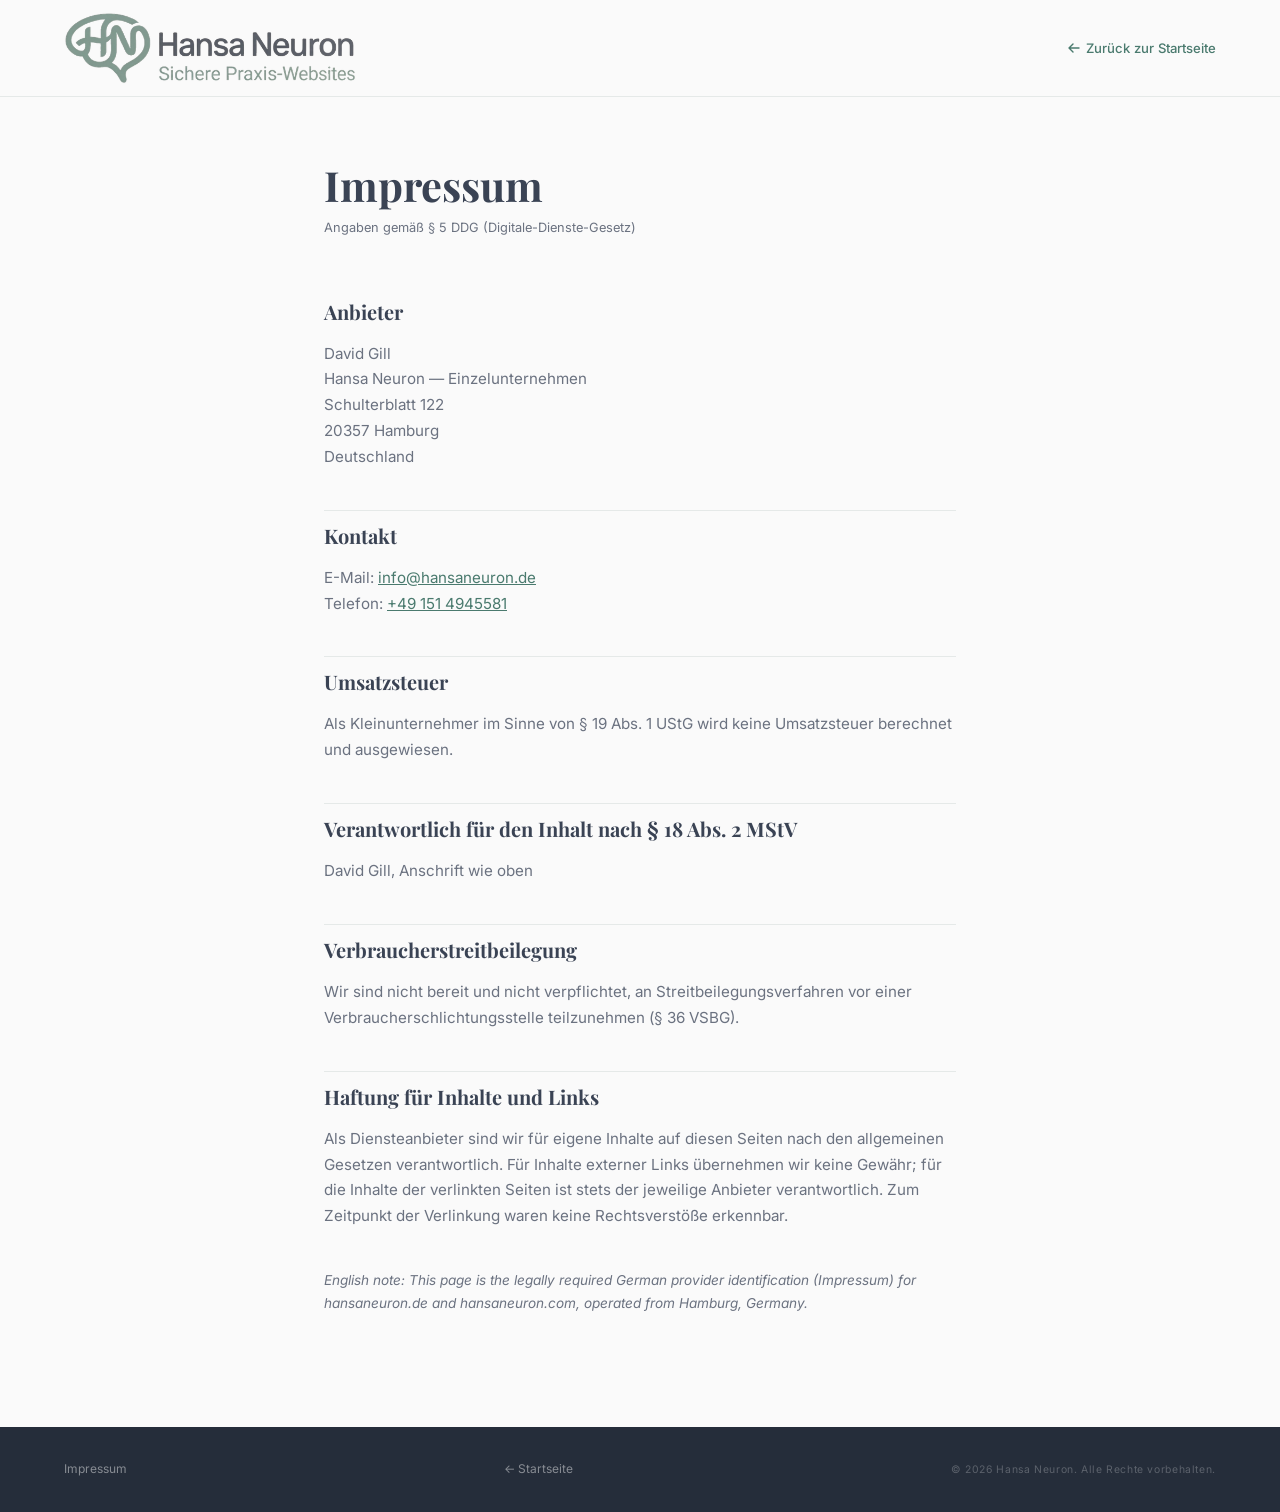
<file: impressum.html>
<!DOCTYPE html>
<html lang="de">
<head>
  <meta charset="UTF-8" />
  <meta name="viewport" content="width=device-width, initial-scale=1.0" />
  <title>Impressum — Hansa Neuron</title>
  <meta name="description" content="Impressum von Hansa Neuron — Anbieterkennzeichnung gemäß § 5 DDG." />
  <link rel="canonical" href="https://hansaneuron.de/impressum.html" />
  <link rel="alternate" hreflang="de" href="https://hansaneuron.de/impressum.html" />
  <link rel="alternate" hreflang="en" href="https://hansaneuron.com/imprint.html" />
  <link rel="alternate" hreflang="x-default" href="https://hansaneuron.de/impressum.html" />
  <meta property="og:type" content="website" />
  <meta property="og:site_name" content="Hansa Neuron" />
  <meta property="og:title" content="Impressum — Hansa Neuron" />
  <meta property="og:description" content="Impressum von Hansa Neuron — Anbieterkennzeichnung gemäß § 5 DDG." />
  <meta property="og:url" content="https://hansaneuron.de/impressum.html" />
  <meta property="og:locale" content="de_DE" />
  <meta property="og:image" content="https://hansaneuron.de/assets/og-image.png" />
  <meta property="og:image:width" content="1200" />
  <meta property="og:image:height" content="630" />
  <meta name="twitter:card" content="summary_large_image" />
  <meta name="twitter:title" content="Impressum — Hansa Neuron" />
  <meta name="twitter:description" content="Impressum von Hansa Neuron — Anbieterkennzeichnung gemäß § 5 DDG." />
  <meta name="twitter:image" content="https://hansaneuron.de/assets/og-image.png" />
  <link rel="icon" type="image/x-icon" href="/favicon.ico">
  <link rel="icon" type="image/png" sizes="32x32" href="/assets/favicon-32x32.png">
  <link rel="icon" type="image/png" sizes="16x16" href="/assets/favicon-16x16.png">
  <link rel="preconnect" href="https://fonts.bunny.net" />
  <link href="https://fonts.bunny.net/css2?family=Playfair+Display:ital,wght@0,400;0,700&family=Inter:wght@300;400;500;600&display=swap" rel="stylesheet" />
  <style>
    :root {
      --teal:       #6B9A8F;
      --teal-dark:  #4A7A6E;
      --teal-50:    #EBF2F0;
      --slate:      #3A4354;
      --slate-dark: #252D3A;
      --bg:         #FAFAFA;
      --white:      #FFFFFF;
      --border:     #E5E9E8;
      --text-main:  #2C2C2C;
      --text-muted: #6B7280;
      --ff-display: 'Playfair Display', Georgia, serif;
      --ff-body:    'Inter', system-ui, sans-serif;
    }
    *, *::before, *::after { box-sizing: border-box; margin: 0; padding: 0; }
    html { scroll-behavior: smooth; font-size: 16px; }
    body {
      background: var(--bg);
      color: var(--text-main);
      font-family: var(--ff-body);
      font-weight: 400;
      line-height: 1.7;
    }

    /* Nav */
    nav {
      position: sticky;
      top: 0;
      z-index: 100;
      display: flex;
      align-items: center;
      justify-content: space-between;
      padding: 0.75rem 5vw;
      background: rgba(250,250,250,.97);
      backdrop-filter: blur(8px);
      border-bottom: 1px solid var(--border);
    }
    .nav-logo { display: flex; align-items: center; gap: .75rem; text-decoration: none; }
    .nav-logo-img { height: 72px; width: auto; display: block; }
    .nav-back {
      font-size: .82rem;
      font-weight: 500;
      color: var(--teal-dark);
      text-decoration: none;
      display: inline-flex;
      align-items: center;
      gap: .4rem;
      transition: gap .2s;
    }
    .nav-back:hover { gap: .7rem; }

    /* Main content */
    main {
      max-width: 760px;
      margin: 0 auto;
      padding: 4rem 5vw 6rem;
    }
    .page-title {
      font-family: var(--ff-display);
      font-size: clamp(1.8rem, 4vw, 2.6rem);
      font-weight: 700;
      color: var(--slate);
      line-height: 1.15;
      margin-bottom: .5rem;
    }
    .page-updated {
      font-size: .8rem;
      color: var(--text-muted);
      margin-bottom: 3rem;
    }
    h2 {
      font-family: var(--ff-display);
      font-size: 1.25rem;
      font-weight: 700;
      color: var(--slate);
      margin: 2.5rem 0 .75rem;
      padding-top: .5rem;
      border-top: 1px solid var(--border);
    }
    h2:first-of-type { margin-top: 0; border-top: none; }
    p { margin-bottom: 1rem; color: var(--text-muted); font-size: .95rem; }
    ul { margin: .5rem 0 1rem 1.5rem; color: var(--text-muted); font-size: .95rem; }
    li { margin-bottom: .4rem; }
    a { color: var(--teal-dark); }
    strong { color: var(--text-main); font-weight: 600; }

    /* Info box */
    .info-box {
      background: var(--teal-50);
      border: 1px solid var(--border);
      border-left: 3px solid var(--teal);
      border-radius: 6px;
      padding: 1.25rem 1.5rem;
      margin: 2rem 0;
      font-size: .9rem;
      color: var(--slate);
    }

    /* Footer */
    footer {
      background: var(--slate-dark);
      padding: 2rem 5vw;
      display: flex;
      align-items: center;
      justify-content: space-between;
      flex-wrap: wrap;
      gap: 1rem;
    }
    .footer-copy { font-size: .65rem; letter-spacing: .06em; color: rgba(255,255,255,.25); }
    .footer-link { font-size: .75rem; color: rgba(255,255,255,.45); text-decoration: none; }
    .footer-link:hover { color: #8BB8AE; }
  </style>
</head>
<body>

  <nav>
    <a href="/" class="nav-logo">
      <img src="/assets/HansaNeuron_Logo_transparent.webp" alt="Hansa Neuron Logo" class="nav-logo-img" />
    </a>
    <a href="/" class="nav-back">
      <svg width="12" height="12" viewBox="0 0 12 12" fill="none"><path d="M11 6H1M5 2L1 6l4 4" stroke="currentColor" stroke-width="1.4" stroke-linecap="round" stroke-linejoin="round"/></svg>
      Zurück zur Startseite
    </a>
  </nav>

  <main>
    <h1 class="page-title">Impressum</h1>
    <p class="page-updated">Angaben gemäß § 5 DDG (Digitale-Dienste-Gesetz)</p>

    <h2>Anbieter</h2>
    <p>
      David Gill<br />
      Hansa Neuron — Einzelunternehmen<br />
      Schulterblatt 122<br />
      20357 Hamburg<br />
      Deutschland
    </p>

    <h2>Kontakt</h2>
    <p>
      E-Mail: <a href="mailto:info@hansaneuron.de">info@hansaneuron.de</a><br />
      Telefon: <a href="tel:+491514945581">+49 151 4945581</a>
    </p>

    <h2>Umsatzsteuer</h2>
    <p>Als Kleinunternehmer im Sinne von § 19 Abs. 1 UStG wird keine Umsatzsteuer berechnet und ausgewiesen.</p>

    <h2>Verantwortlich für den Inhalt nach § 18 Abs. 2 MStV</h2>
    <p>David Gill, Anschrift wie oben</p>

    <h2>Verbraucherstreitbeilegung</h2>
    <p>Wir sind nicht bereit und nicht verpflichtet, an Streitbeilegungsverfahren vor einer Verbraucherschlichtungsstelle teilzunehmen (§ 36 VSBG).</p>

    <h2>Haftung für Inhalte und Links</h2>
    <p>Als Diensteanbieter sind wir für eigene Inhalte auf diesen Seiten nach den allgemeinen Gesetzen verantwortlich. Für Inhalte externer Links übernehmen wir keine Gewähr; für die Inhalte der verlinkten Seiten ist stets der jeweilige Anbieter verantwortlich. Zum Zeitpunkt der Verlinkung waren keine Rechtsverstöße erkennbar.</p>

    <p style="margin-top:2.5rem;font-size:.85rem;color:var(--text-muted);"><em>English note: This page is the legally required German provider identification (Impressum) for hansaneuron.de and hansaneuron.com, operated from Hamburg, Germany.</em></p>
  </main>

  <footer>
    <a href="impressum.html" class="footer-link">Impressum</a>
    <a href="/" class="footer-link">← Startseite</a>
    <span class="footer-copy">© 2026 Hansa Neuron. Alle Rechte vorbehalten.</span>
  </footer>

</body>
</html>
</file>
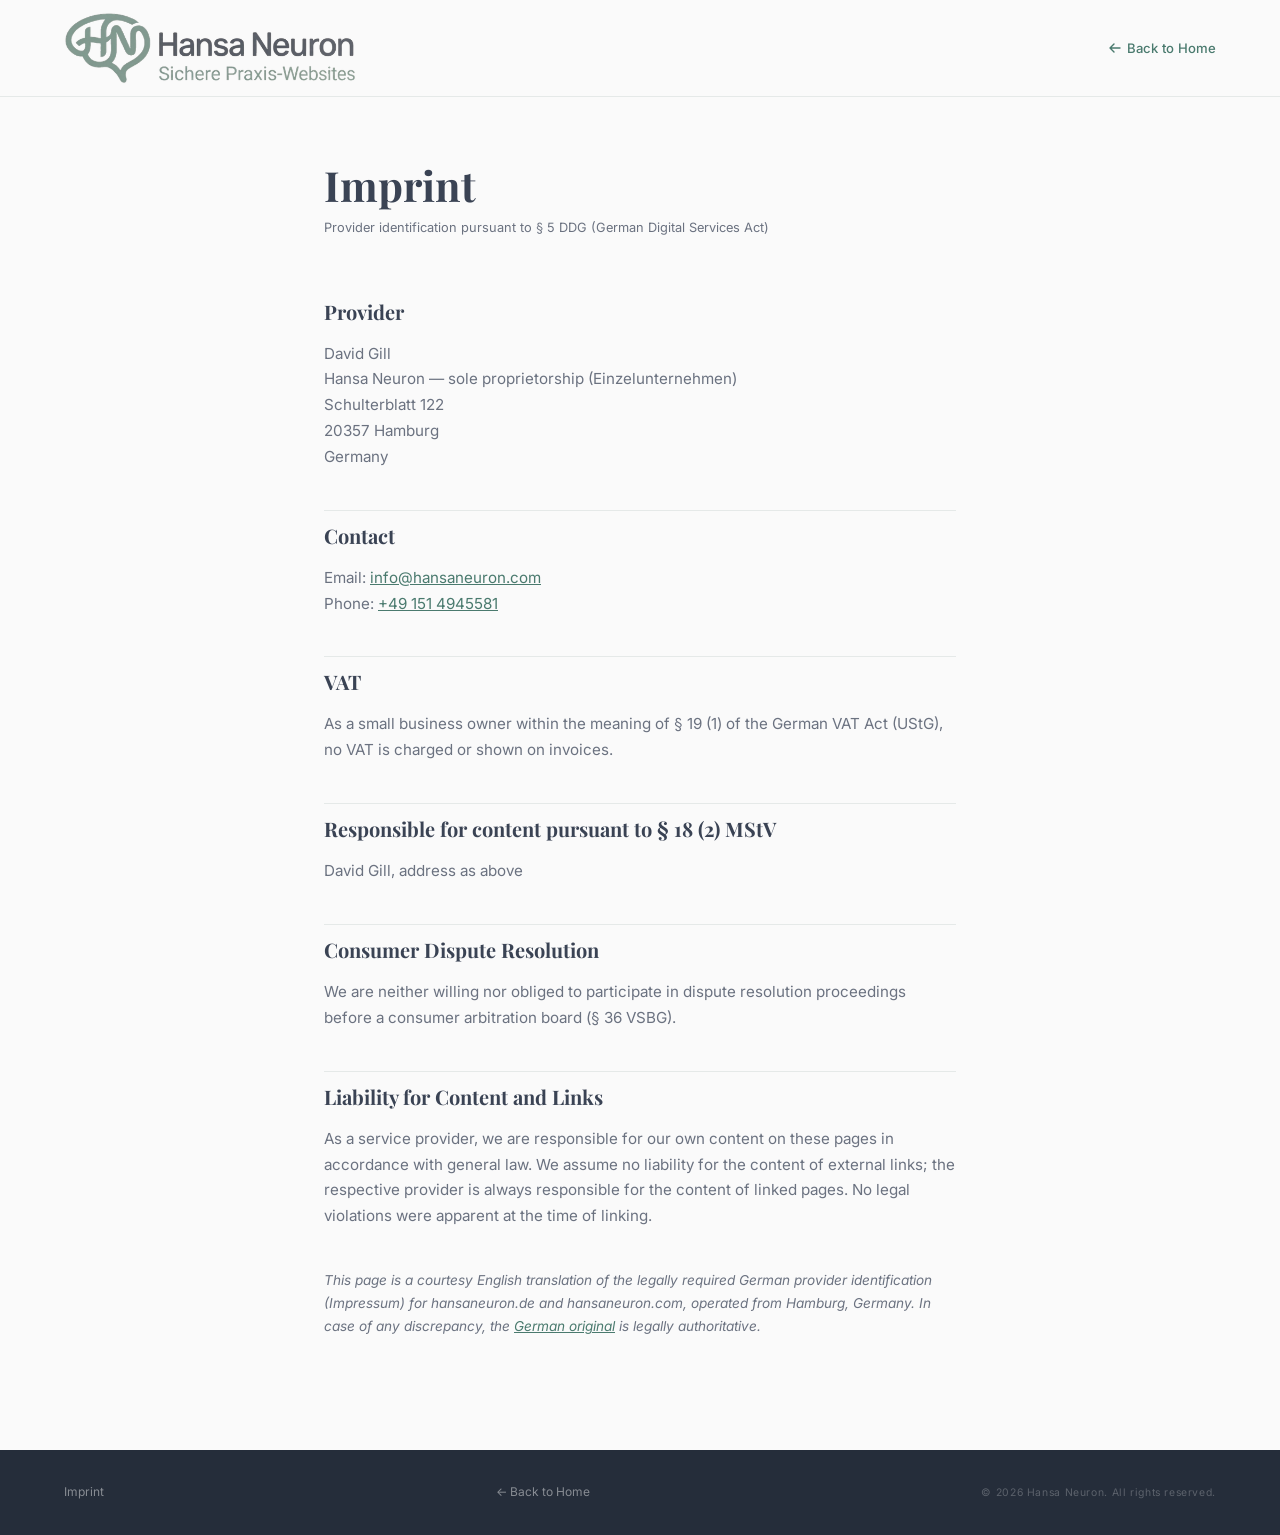
<file: imprint.html>
<!DOCTYPE html>
<html lang="en">
<head>
  <meta charset="UTF-8" />
  <meta name="viewport" content="width=device-width, initial-scale=1.0" />
  <title>Imprint — Hansa Neuron</title>
  <meta name="description" content="Imprint of Hansa Neuron — provider identification pursuant to § 5 DDG (German Digital Services Act)." />
  <link rel="canonical" href="https://hansaneuron.com/imprint.html" />
  <link rel="alternate" hreflang="de" href="https://hansaneuron.de/impressum.html" />
  <link rel="alternate" hreflang="en" href="https://hansaneuron.com/imprint.html" />
  <link rel="alternate" hreflang="x-default" href="https://hansaneuron.de/impressum.html" />
  <meta property="og:type" content="website" />
  <meta property="og:site_name" content="Hansa Neuron" />
  <meta property="og:title" content="Imprint — Hansa Neuron" />
  <meta property="og:description" content="Imprint of Hansa Neuron — provider identification pursuant to § 5 DDG (German Digital Services Act)." />
  <meta property="og:url" content="https://hansaneuron.com/imprint.html" />
  <meta property="og:locale" content="en_US" />
  <meta property="og:image" content="https://hansaneuron.de/assets/og-image.png" />
  <meta property="og:image:width" content="1200" />
  <meta property="og:image:height" content="630" />
  <meta name="twitter:card" content="summary_large_image" />
  <meta name="twitter:title" content="Imprint — Hansa Neuron" />
  <meta name="twitter:description" content="Imprint of Hansa Neuron — provider identification pursuant to § 5 DDG (German Digital Services Act)." />
  <meta name="twitter:image" content="https://hansaneuron.de/assets/og-image.png" />
  <link rel="icon" type="image/x-icon" href="/favicon.ico">
  <link rel="icon" type="image/png" sizes="32x32" href="/assets/favicon-32x32.png">
  <link rel="icon" type="image/png" sizes="16x16" href="/assets/favicon-16x16.png">
  <link rel="preconnect" href="https://fonts.bunny.net" />
  <link href="https://fonts.bunny.net/css2?family=Playfair+Display:ital,wght@0,400;0,700&family=Inter:wght@300;400;500;600&display=swap" rel="stylesheet" />
  <style>
    :root {
      --teal:       #6B9A8F;
      --teal-dark:  #4A7A6E;
      --teal-50:    #EBF2F0;
      --slate:      #3A4354;
      --slate-dark: #252D3A;
      --bg:         #FAFAFA;
      --white:      #FFFFFF;
      --border:     #E5E9E8;
      --text-main:  #2C2C2C;
      --text-muted: #6B7280;
      --ff-display: 'Playfair Display', Georgia, serif;
      --ff-body:    'Inter', system-ui, sans-serif;
    }
    *, *::before, *::after { box-sizing: border-box; margin: 0; padding: 0; }
    html { scroll-behavior: smooth; font-size: 16px; }
    body {
      background: var(--bg);
      color: var(--text-main);
      font-family: var(--ff-body);
      font-weight: 400;
      line-height: 1.7;
    }

    /* Nav */
    nav {
      position: sticky;
      top: 0;
      z-index: 100;
      display: flex;
      align-items: center;
      justify-content: space-between;
      padding: 0.75rem 5vw;
      background: rgba(250,250,250,.97);
      backdrop-filter: blur(8px);
      border-bottom: 1px solid var(--border);
    }
    .nav-logo { display: flex; align-items: center; gap: .75rem; text-decoration: none; }
    .nav-logo-img { height: 72px; width: auto; display: block; }
    .nav-back {
      font-size: .82rem;
      font-weight: 500;
      color: var(--teal-dark);
      text-decoration: none;
      display: inline-flex;
      align-items: center;
      gap: .4rem;
      transition: gap .2s;
    }
    .nav-back:hover { gap: .7rem; }

    /* Main content */
    main {
      max-width: 760px;
      margin: 0 auto;
      padding: 4rem 5vw 6rem;
    }
    .page-title {
      font-family: var(--ff-display);
      font-size: clamp(1.8rem, 4vw, 2.6rem);
      font-weight: 700;
      color: var(--slate);
      line-height: 1.15;
      margin-bottom: .5rem;
    }
    .page-updated {
      font-size: .8rem;
      color: var(--text-muted);
      margin-bottom: 3rem;
    }
    h2 {
      font-family: var(--ff-display);
      font-size: 1.25rem;
      font-weight: 700;
      color: var(--slate);
      margin: 2.5rem 0 .75rem;
      padding-top: .5rem;
      border-top: 1px solid var(--border);
    }
    h2:first-of-type { margin-top: 0; border-top: none; }
    p { margin-bottom: 1rem; color: var(--text-muted); font-size: .95rem; }
    ul { margin: .5rem 0 1rem 1.5rem; color: var(--text-muted); font-size: .95rem; }
    li { margin-bottom: .4rem; }
    a { color: var(--teal-dark); }
    strong { color: var(--text-main); font-weight: 600; }

    /* Info box */
    .info-box {
      background: var(--teal-50);
      border: 1px solid var(--border);
      border-left: 3px solid var(--teal);
      border-radius: 6px;
      padding: 1.25rem 1.5rem;
      margin: 2rem 0;
      font-size: .9rem;
      color: var(--slate);
    }

    /* Footer */
    footer {
      background: var(--slate-dark);
      padding: 2rem 5vw;
      display: flex;
      align-items: center;
      justify-content: space-between;
      flex-wrap: wrap;
      gap: 1rem;
    }
    .footer-copy { font-size: .65rem; letter-spacing: .06em; color: rgba(255,255,255,.25); }
    .footer-link { font-size: .75rem; color: rgba(255,255,255,.45); text-decoration: none; }
    .footer-link:hover { color: #8BB8AE; }
  </style>
</head>
<body>

  <nav>
    <a href="/" class="nav-logo">
      <img src="/assets/HansaNeuron_Logo_transparent.webp" alt="Hansa Neuron Logo" class="nav-logo-img" />
    </a>
    <a href="/" class="nav-back">
      <svg width="12" height="12" viewBox="0 0 12 12" fill="none"><path d="M11 6H1M5 2L1 6l4 4" stroke="currentColor" stroke-width="1.4" stroke-linecap="round" stroke-linejoin="round"/></svg>
      Back to Home
    </a>
  </nav>

  <main>
    <h1 class="page-title">Imprint</h1>
    <p class="page-updated">Provider identification pursuant to § 5 DDG (German Digital Services Act)</p>

    <h2>Provider</h2>
    <p>
      David Gill<br />
      Hansa Neuron — sole proprietorship (Einzelunternehmen)<br />
      Schulterblatt 122<br />
      20357 Hamburg<br />
      Germany
    </p>

    <h2>Contact</h2>
    <p>
      Email: <a href="mailto:info@hansaneuron.com">info@hansaneuron.com</a><br />
      Phone: <a href="tel:+491514945581">+49 151 4945581</a>
    </p>

    <h2>VAT</h2>
    <p>As a small business owner within the meaning of § 19 (1) of the German VAT Act (UStG), no VAT is charged or shown on invoices.</p>

    <h2>Responsible for content pursuant to § 18 (2) MStV</h2>
    <p>David Gill, address as above</p>

    <h2>Consumer Dispute Resolution</h2>
    <p>We are neither willing nor obliged to participate in dispute resolution proceedings before a consumer arbitration board (§ 36 VSBG).</p>

    <h2>Liability for Content and Links</h2>
    <p>As a service provider, we are responsible for our own content on these pages in accordance with general law. We assume no liability for the content of external links; the respective provider is always responsible for the content of linked pages. No legal violations were apparent at the time of linking.</p>

    <p style="margin-top:2.5rem;font-size:.85rem;color:var(--text-muted);"><em>This page is a courtesy English translation of the legally required German provider identification (Impressum) for hansaneuron.de and hansaneuron.com, operated from Hamburg, Germany. In case of any discrepancy, the <a href="impressum.html">German original</a> is legally authoritative.</em></p>
  </main>

  <footer>
    <a href="imprint.html" class="footer-link">Imprint</a>
    <a href="/" class="footer-link">← Back to Home</a>
    <span class="footer-copy">© 2026 Hansa Neuron. All rights reserved.</span>
  </footer>

</body>
</html>
</file>
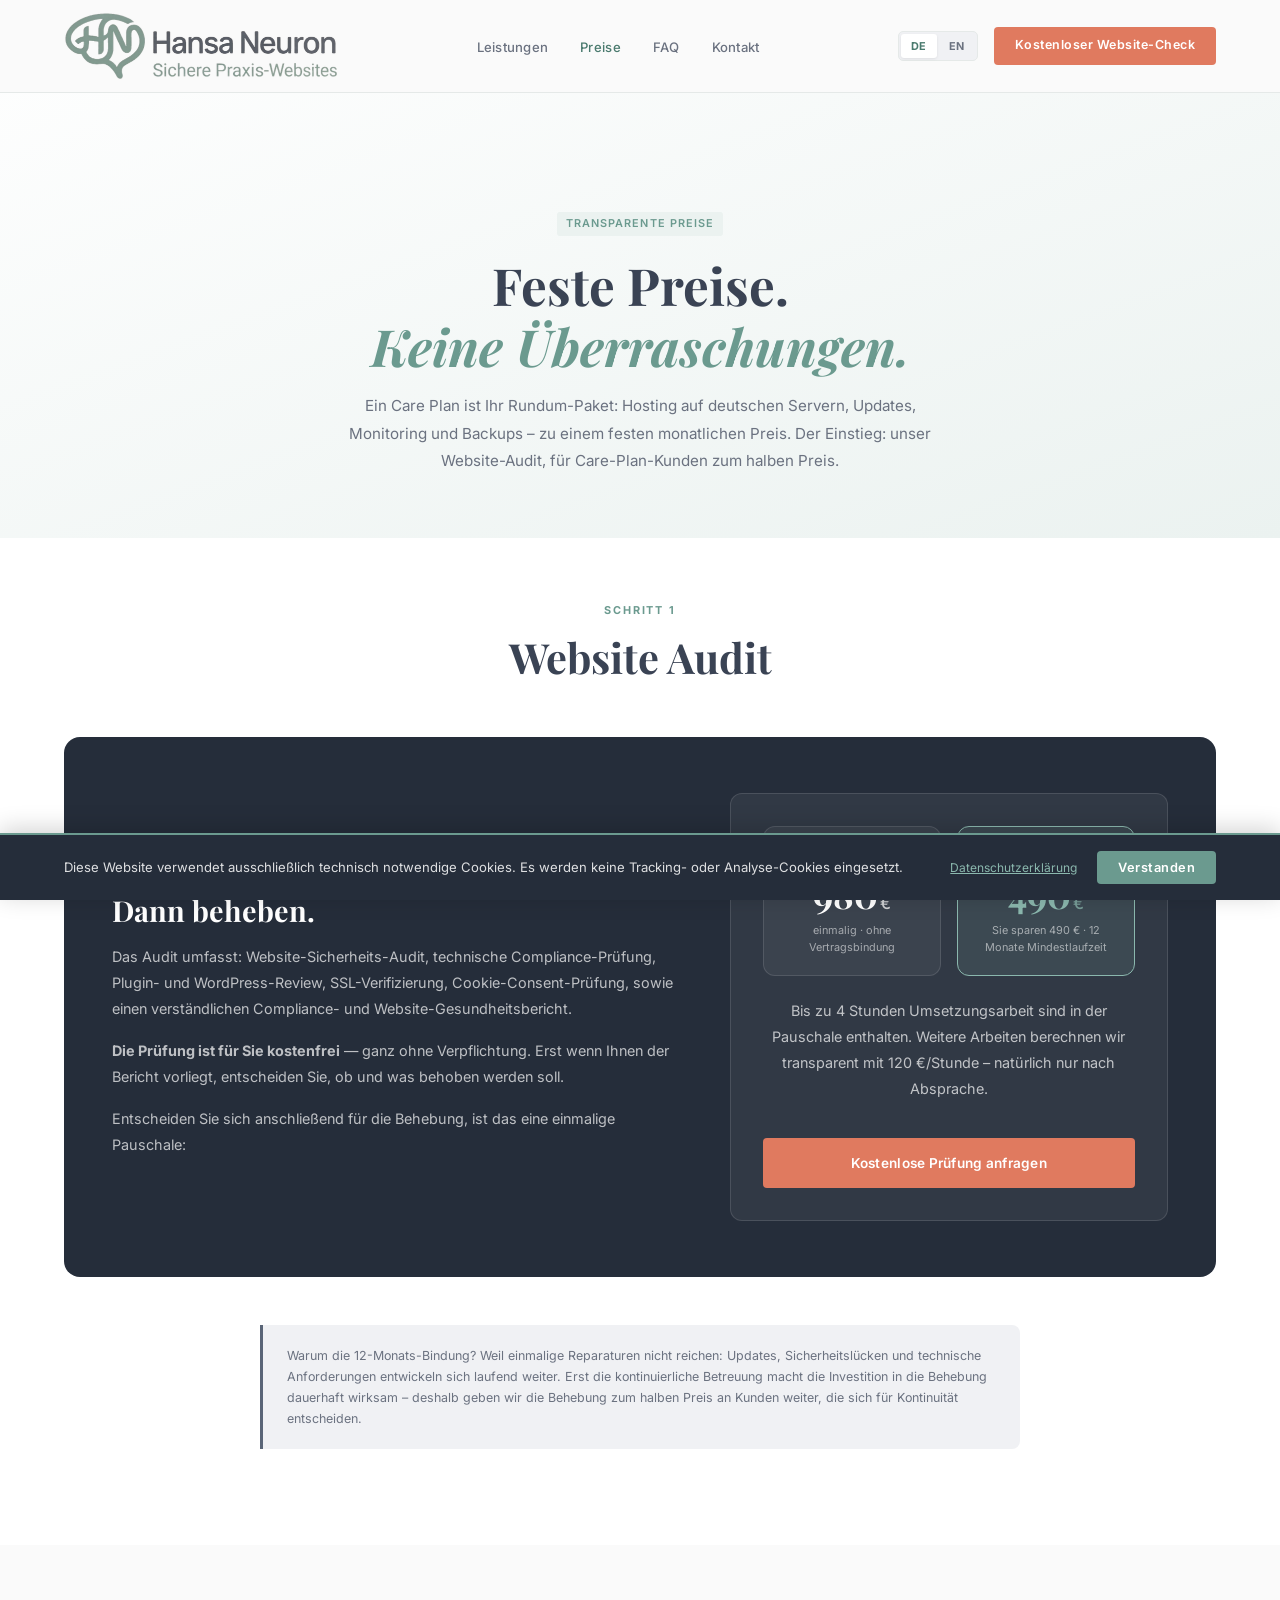
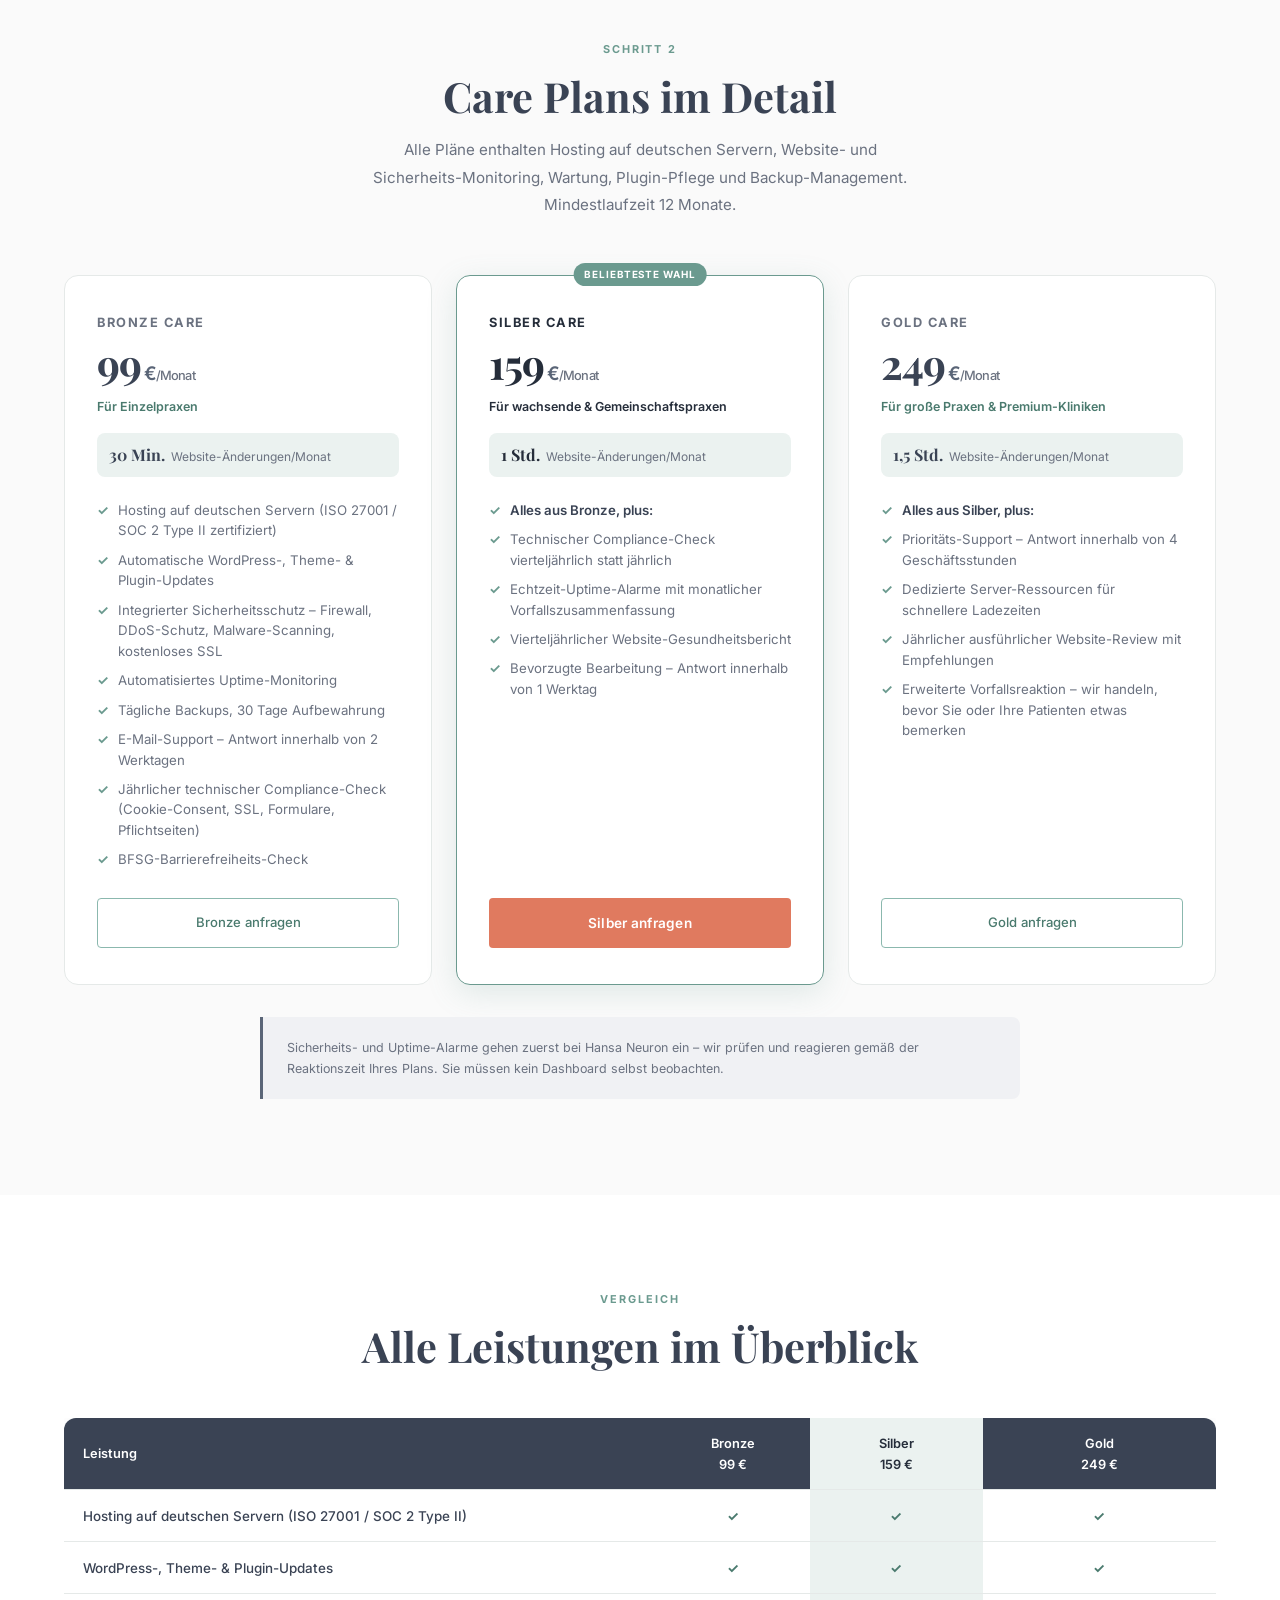
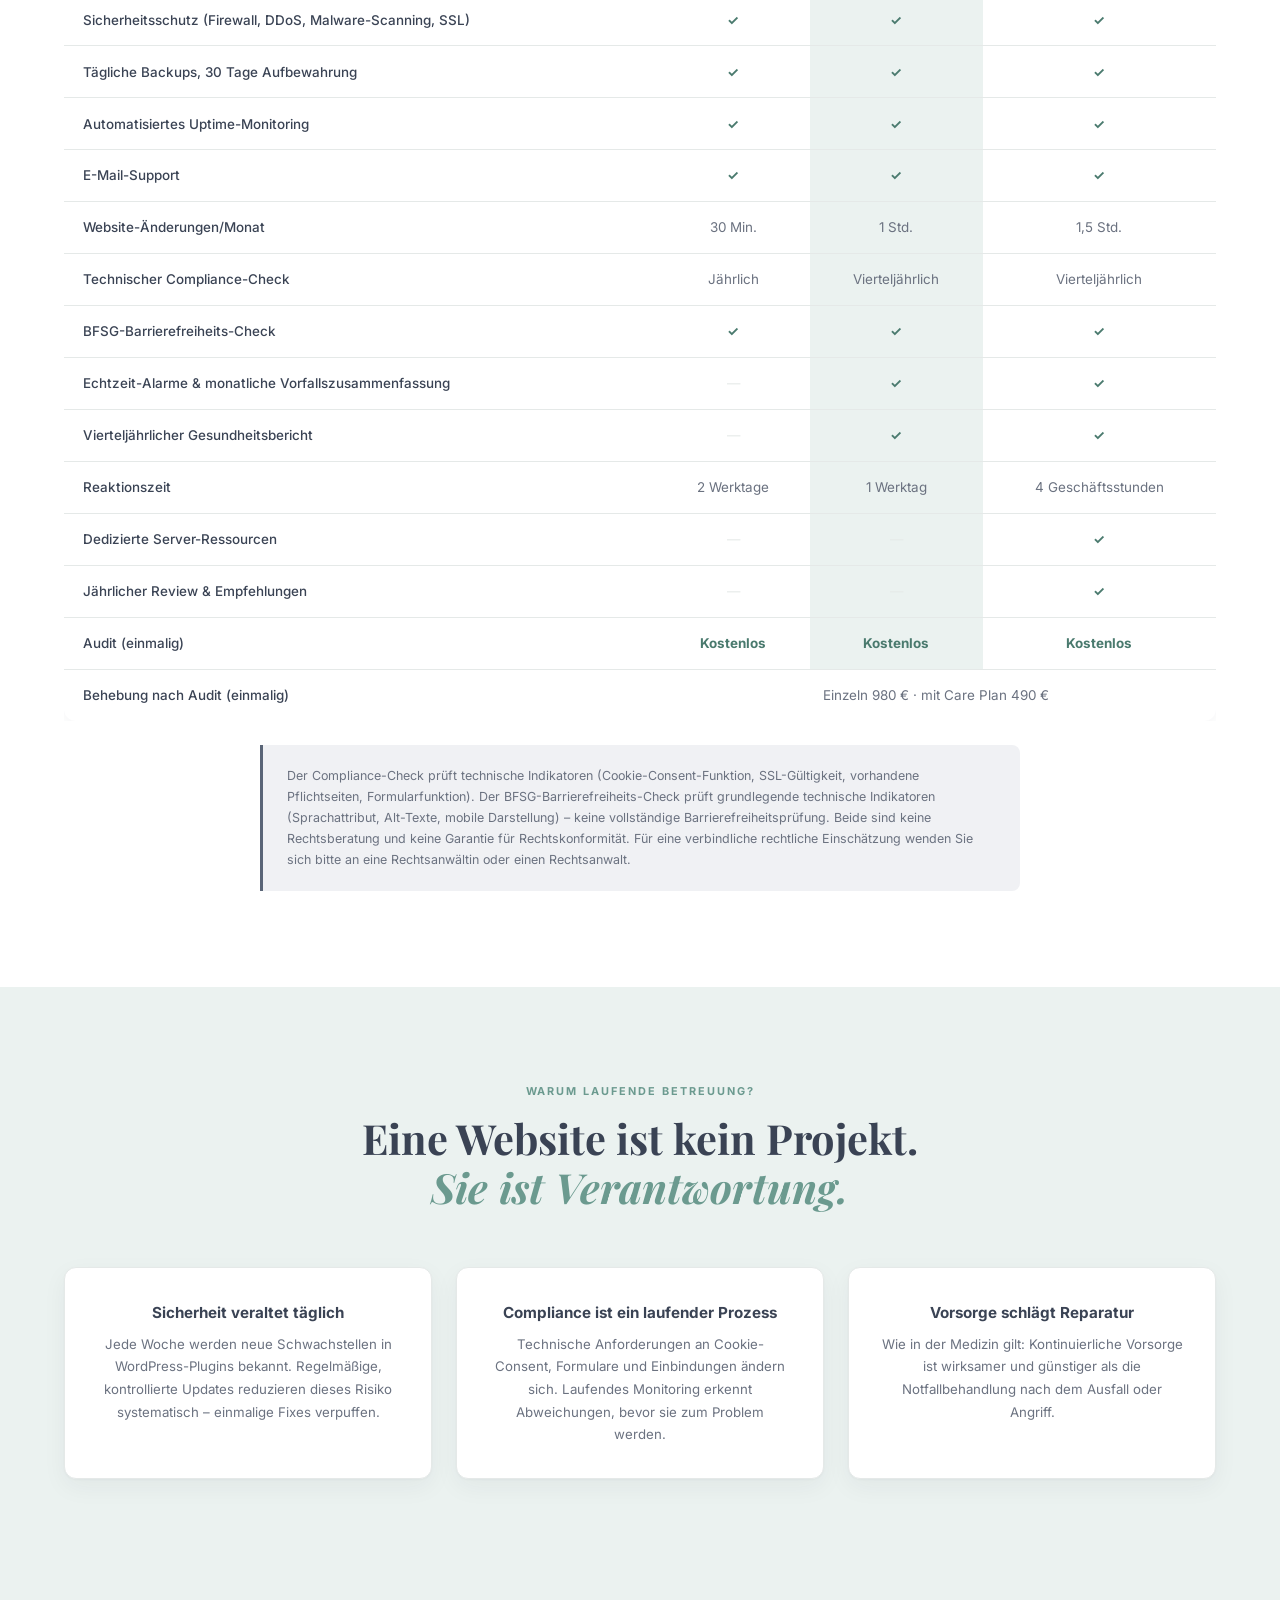
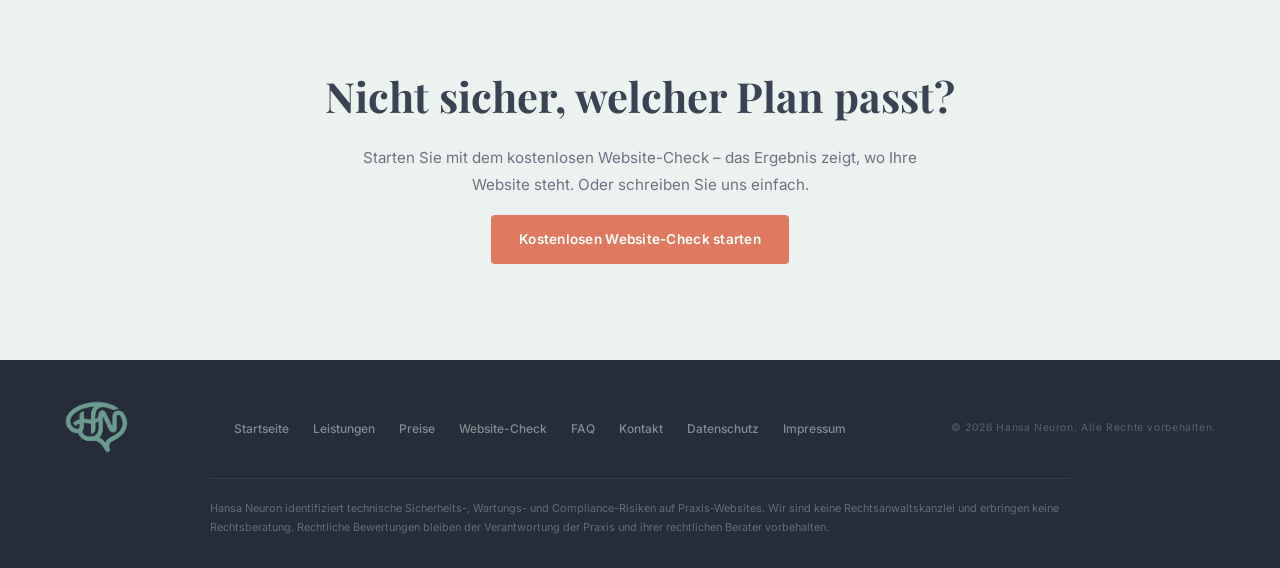
<file: preise.html>
<!DOCTYPE html>
<html lang="de">
<head>
  <meta charset="UTF-8" />
  <meta name="viewport" content="width=device-width, initial-scale=1.0" />
  <title>Preise — Care Plans & Website-Audit für Arztpraxen | Hansa Neuron</title>
  <meta name="description" content="Transparente Preise für Praxis-Websites: Care Plans ab 99 €/Monat inkl. deutschem Hosting, Wartung und Monitoring. Kostenloses Website-Audit; Behebung für 490 € statt 980 € für Care-Plan-Kunden." />
  <link rel="canonical" href="https://hansaneuron.de/preise.html" />
  <link rel="alternate" hreflang="de" href="https://hansaneuron.de/preise.html" />
  <link rel="alternate" hreflang="en" href="https://hansaneuron.com/preise.html" />
  <link rel="alternate" hreflang="x-default" href="https://hansaneuron.de/preise.html" />
  <meta property="og:type" content="website" />
  <meta property="og:site_name" content="Hansa Neuron" />
  <meta property="og:title" content="Preise — Care Plans & Website-Audit für Arztpraxen | Hansa Neuron" />
  <meta property="og:description" content="Transparente Preise für Praxis-Websites: Care Plans ab 99 €/Monat inkl. deutschem Hosting, Wartung und Monitoring. Kostenloses Website-Audit; Behebung für 490 € statt 980 € für Care-Plan-Kunden." />
  <meta property="og:url" content="https://hansaneuron.de/preise.html" />
  <meta property="og:locale" content="de_DE" />
  <meta property="og:image" content="https://hansaneuron.de/assets/og-image.png" />
  <meta property="og:image:width" content="1200" />
  <meta property="og:image:height" content="630" />
  <meta name="twitter:card" content="summary_large_image" />
  <meta name="twitter:title" content="Preise — Care Plans & Website-Audit für Arztpraxen | Hansa Neuron" />
  <meta name="twitter:description" content="Transparente Preise für Praxis-Websites: Care Plans ab 99 €/Monat inkl. deutschem Hosting, Wartung und Monitoring. Kostenloses Website-Audit; Behebung für 490 € statt 980 € für Care-Plan-Kunden." />
  <meta name="twitter:image" content="https://hansaneuron.de/assets/og-image.png" />
  <link rel="icon" type="image/x-icon" href="/favicon.ico">
  <link rel="icon" type="image/png" sizes="32x32" href="/assets/favicon-32x32.png">
  <link rel="icon" type="image/png" sizes="16x16" href="/assets/favicon-16x16.png">
  <link rel="preconnect" href="https://fonts.bunny.net" />
  <link href="https://fonts.bunny.net/css2?family=Playfair+Display:ital,wght@0,400;0,500;0,700;0,900;1,400;1,700&family=Inter:wght@300;400;500;600;700&display=swap" rel="stylesheet" />
  <link rel="stylesheet" href="assets/style.css" />
  <script type="application/ld+json">
  {
    "@context": "https://schema.org",
    "@type": "Service",
    "serviceType": "Website-Sicherheit, Compliance & Wartung für Arzt- und Zahnarztpraxen",
    "provider": {
      "@type": "ProfessionalService",
      "name": "Hansa Neuron",
      "url": "https://hansaneuron.de/"
    },
    "areaServed": "DE",
    "hasOfferCatalog": {
      "@type": "OfferCatalog",
      "name": "Care Plans & Website-Audit",
      "itemListElement": [
        {
          "@type": "Offer",
          "name": "Bronze Care",
          "price": "99",
          "priceCurrency": "EUR",
          "priceSpecification": { "@type": "UnitPriceSpecification", "price": "99", "priceCurrency": "EUR", "billingDuration": "P1M" }
        },
        {
          "@type": "Offer",
          "name": "Silber Care",
          "price": "159",
          "priceCurrency": "EUR",
          "priceSpecification": { "@type": "UnitPriceSpecification", "price": "159", "priceCurrency": "EUR", "billingDuration": "P1M" }
        },
        {
          "@type": "Offer",
          "name": "Gold Care",
          "price": "249",
          "priceCurrency": "EUR",
          "priceSpecification": { "@type": "UnitPriceSpecification", "price": "249", "priceCurrency": "EUR", "billingDuration": "P1M" }
        },
        {
          "@type": "Offer",
          "name": "Website-Audit",
          "price": "0",
          "priceCurrency": "EUR"
        },
        {
          "@type": "Offer",
          "name": "Behebung nach Audit",
          "price": "980",
          "priceCurrency": "EUR"
        }
      ]
    }
  }
  </script>
</head>
<body>

  <!-- ── Navigation ──────────────────────────────────── -->
  <nav>
    <a href="index.html" class="nav-logo">
      <img src="assets/HansaNeuron_Logo_transparent.webp" alt="Hansa Neuron Logo" class="nav-logo-img" />
    </a>
    <ul class="nav-links">
      <li><a href="index.html#leistungen" data-i18n="nav.leistungen">Leistungen</a></li>
      <li><a href="preise.html" class="active" data-i18n="nav.preise">Preise</a></li>
      <li><a href="faq.html" data-i18n="nav.faq">FAQ</a></li>
      <li><a href="index.html#kontakt" data-i18n="nav.kontakt">Kontakt</a></li>
    </ul>
    <div class="nav-right">
      <div class="lang-switcher">
        <button class="lang-btn active" id="btn-de" onclick="setLang('de', true)">DE</button>
        <button class="lang-btn" id="btn-en" onclick="setLang('en', true)">EN</button>
      </div>
      <a href="website-check.html" class="nav-cta" data-i18n="nav.cta">Kostenloser Website-Check</a>
      <button class="nav-hamburger" onclick="toggleMenu()" aria-label="Menü öffnen">
        <span></span><span></span><span></span>
      </button>
    </div>
  </nav>

  <div class="mobile-menu" id="mobileMenu">
    <button class="mobile-close" onclick="toggleMenu()" aria-label="Menü schließen">✕</button>
    <a href="index.html#leistungen" data-i18n="nav.leistungen">Leistungen</a>
    <a href="preise.html" data-i18n="nav.preise">Preise</a>
    <a href="faq.html" data-i18n="nav.faq">FAQ</a>
    <a href="index.html#kontakt" data-i18n="nav.kontakt">Kontakt</a>
    <a href="website-check.html" class="btn-primary" style="margin-top:.5rem;text-align:center;" data-i18n="nav.cta">Kostenloser Website-Check</a>
  </div>

  <!-- ── Page hero ────────────────────────────────────── -->
  <section class="page-hero">
    <span class="label" data-i18n="ph.badge">Transparente Preise</span>
    <h1 class="section-title" data-i18n="ph.title">Feste Preise.<br/><em>Keine Überraschungen.</em></h1>
    <p class="section-body" data-i18n="ph.sub">
      Ein Care Plan ist Ihr Rundum-Paket: Hosting auf deutschen Servern, Updates, Monitoring und Backups – zu einem festen monatlichen Preis. Der Einstieg: unser Website-Audit, für Care-Plan-Kunden zum halben Preis.
    </p>
  </section>

  <!-- ── Audit offer ──────────────────────────────────── -->
  <section id="audit" style="background:var(--white);padding-top:4rem;">
    <div class="section-center">
      <div class="section-kicker reveal" data-i18n="audit.kicker">Schritt 1</div>
      <h2 class="section-title reveal reveal-delay-1" data-i18n="audit.title">Website Audit</h2>
    </div>
    <div class="audit-banner reveal">
      <div>
        <h3 data-i18n="audit.h">Erst gründlich prüfen. Dann entscheiden. Dann beheben.</h3>
        <p style="margin-bottom:1rem;" data-i18n="audit.p1">Das Audit umfasst: Website-Sicherheits-Audit, technische Compliance-Prüfung, Plugin- und WordPress-Review, SSL-Verifizierung, Cookie-Consent-Prüfung, sowie einen verständlichen Compliance- und Website-Gesundheitsbericht.</p>
        <p style="margin-bottom:1rem;" data-i18n="audit.free"><strong>Die Prüfung ist für Sie kostenfrei</strong> — ganz ohne Verpflichtung. Erst wenn Ihnen der Bericht vorliegt, entscheiden Sie, ob und was behoben werden soll.</p>
        <p data-i18n="audit.decide">Entscheiden Sie sich anschließend für die Behebung, ist das eine einmalige Pauschale:</p>
      </div>
      <div class="audit-price-box">
        <div class="price-options">
          <div class="price-opt">
            <div class="po-label" data-i18n="audit.optA.label">Einzeln</div>
            <div class="po-price">980<span class="cur">€</span></div>
            <div class="po-note" data-i18n="audit.optA.note">einmalig · ohne Vertragsbindung</div>
          </div>
          <div class="price-opt highlight">
            <div class="po-label" data-i18n="audit.optB.label">Mit Care Plan</div>
            <div class="po-price">490<span class="cur">€</span></div>
            <div class="po-note" data-i18n="audit.optB.note">Sie sparen 490 € · 12 Monate Mindestlaufzeit</div>
          </div>
        </div>
        <p class="po-note" style="margin-bottom:1rem;" data-i18n="audit.p2">Bis zu 4 Stunden Umsetzungsarbeit sind in der Pauschale enthalten. Weitere Arbeiten berechnen wir transparent mit 120 €/Stunde – natürlich nur nach Absprache.</p>
        <a href="index.html#kontakt" class="btn-primary" data-i18n="audit.cta">Kostenlose Prüfung anfragen</a>
      </div>
    </div>
    <div class="disclaimer-box reveal" data-i18n="audit.why">
      Warum die 12-Monats-Bindung? Weil einmalige Reparaturen nicht reichen: Updates, Sicherheitslücken und technische Anforderungen entwickeln sich laufend weiter. Erst die kontinuierliche Betreuung macht die Investition in die Behebung dauerhaft wirksam – deshalb geben wir die Behebung zum halben Preis an Kunden weiter, die sich für Kontinuität entscheiden.
    </div>
  </section>

  <!-- ── Care plans ───────────────────────────────────── -->
  <section id="plaene">
    <div class="section-center">
      <div class="section-kicker reveal" data-i18n="plans.kicker">Schritt 2</div>
      <h2 class="section-title reveal reveal-delay-1" data-i18n="plans.title">Care Plans im Detail</h2>
      <p class="section-body reveal reveal-delay-2" data-i18n="plans.body">
        Alle Pläne enthalten Hosting auf deutschen Servern, Website- und Sicherheits-Monitoring, Wartung, Plugin-Pflege und Backup-Management. Mindestlaufzeit 12 Monate.
      </p>
    </div>
    <div class="plan-grid">
      <div class="plan-card reveal">
        <div class="plan-name">Bronze Care</div>
        <div class="plan-price">99<span class="cur">€</span><small data-i18n="plans.perMonth">/Monat</small></div>
        <div class="plan-for" data-i18n="plan1.for">Für Einzelpraxen</div>
        <div class="plan-allowance"><strong data-i18n="plan1.allowance">30 Min.</strong><span data-i18n="plan.allowanceLabel">Website-Änderungen/Monat</span></div>
        <ul class="plan-features">
          <li data-i18n="plan1.f1">Hosting auf deutschen Servern (ISO 27001 / SOC 2 Type II zertifiziert)</li>
          <li data-i18n="plan1.f2">Automatische WordPress-, Theme- &amp; Plugin-Updates</li>
          <li data-i18n="plan1.f3">Integrierter Sicherheitsschutz – Firewall, DDoS-Schutz, Malware-Scanning, kostenloses SSL</li>
          <li data-i18n="plan1.f4">Automatisiertes Uptime-Monitoring</li>
          <li data-i18n="plan1.f5">Tägliche Backups, 30 Tage Aufbewahrung</li>
          <li data-i18n="plan1.f6">E-Mail-Support – Antwort innerhalb von 2 Werktagen</li>
          <li data-i18n="plan1.f7">Jährlicher technischer Compliance-Check (Cookie-Consent, SSL, Formulare, Pflichtseiten)</li>
          <li data-i18n="plan.bfsg">BFSG-Barrierefreiheits-Check</li>
        </ul>
        <a href="index.html#kontakt" class="btn-outline" data-i18n="plans.cta">Bronze anfragen</a>
      </div>
      <div class="plan-card featured reveal reveal-delay-1">
        <div class="plan-flag" data-i18n="plans.popular">Beliebteste Wahl</div>
        <div class="plan-name">Silber Care</div>
        <div class="plan-price">159<span class="cur">€</span><small data-i18n="plans.perMonth">/Monat</small></div>
        <div class="plan-for" data-i18n="plan2.for">Für wachsende &amp; Gemeinschaftspraxen</div>
        <div class="plan-allowance"><strong data-i18n="plan2.allowance">1 Std.</strong><span data-i18n="plan.allowanceLabel">Website-Änderungen/Monat</span></div>
        <ul class="plan-features">
          <li class="plus" data-i18n="plan2.f1">Alles aus Bronze, plus:</li>
          <li data-i18n="plan2.f2">Technischer Compliance-Check vierteljährlich statt jährlich</li>
          <li data-i18n="plan2.f3">Echtzeit-Uptime-Alarme mit monatlicher Vorfallszusammenfassung</li>
          <li data-i18n="plan2.f5">Vierteljährlicher Website-Gesundheitsbericht</li>
          <li data-i18n="plan2.f6">Bevorzugte Bearbeitung – Antwort innerhalb von 1 Werktag</li>
        </ul>
        <a href="index.html#kontakt" class="btn-primary" data-i18n="plans.cta2">Silber anfragen</a>
      </div>
      <div class="plan-card reveal reveal-delay-2">
        <div class="plan-name">Gold Care</div>
        <div class="plan-price">249<span class="cur">€</span><small data-i18n="plans.perMonth">/Monat</small></div>
        <div class="plan-for" data-i18n="plan3.for">Für große Praxen &amp; Premium-Kliniken</div>
        <div class="plan-allowance"><strong data-i18n="plan3.allowance">1,5 Std.</strong><span data-i18n="plan.allowanceLabel">Website-Änderungen/Monat</span></div>
        <ul class="plan-features">
          <li class="plus" data-i18n="plan3.f1">Alles aus Silber, plus:</li>
          <li data-i18n="plan3.f2">Prioritäts-Support – Antwort innerhalb von 4 Geschäftsstunden</li>
          <li data-i18n="plan3.f4">Dedizierte Server-Ressourcen für schnellere Ladezeiten</li>
          <li data-i18n="plan3.f5">Jährlicher ausführlicher Website-Review mit Empfehlungen</li>
          <li data-i18n="plan3.f6">Erweiterte Vorfallsreaktion – wir handeln, bevor Sie oder Ihre Patienten etwas bemerken</li>
        </ul>
        <a href="index.html#kontakt" class="btn-outline" data-i18n="plans.cta3">Gold anfragen</a>
      </div>
    </div>
    <p class="disclaimer-box reveal" style="margin-top:2rem;" data-i18n="plans.alertNote">
      Sicherheits- und Uptime-Alarme gehen zuerst bei Hansa Neuron ein – wir prüfen und reagieren gemäß der Reaktionszeit Ihres Plans. Sie müssen kein Dashboard selbst beobachten.
    </p>
  </section>

  <!-- ── Comparison table ─────────────────────────────── -->
  <section id="vergleich" style="background:var(--white);">
    <div class="section-center">
      <div class="section-kicker reveal" data-i18n="cmp.kicker">Vergleich</div>
      <h2 class="section-title reveal reveal-delay-1" data-i18n="cmp.title">Alle Leistungen im Überblick</h2>
    </div>
    <div class="compare-wrap reveal">
      <table class="compare-table">
        <thead>
          <tr>
            <th data-i18n="cmp.feature">Leistung</th>
            <th>Bronze<br/>99 €</th>
            <th class="featured-col">Silber<br/>159 €</th>
            <th>Gold<br/>249 €</th>
          </tr>
        </thead>
        <tbody>
          <tr><td data-i18n="cmp.r1">Hosting auf deutschen Servern (ISO 27001 / SOC 2 Type II)</td><td class="yes">✓</td><td class="yes featured-col">✓</td><td class="yes">✓</td></tr>
          <tr><td data-i18n="cmp.r2">WordPress-, Theme- &amp; Plugin-Updates</td><td class="yes">✓</td><td class="yes featured-col">✓</td><td class="yes">✓</td></tr>
          <tr><td data-i18n="cmp.r3">Sicherheitsschutz (Firewall, DDoS, Malware-Scanning, SSL)</td><td class="yes">✓</td><td class="yes featured-col">✓</td><td class="yes">✓</td></tr>
          <tr><td data-i18n="cmp.r4">Tägliche Backups, 30 Tage Aufbewahrung</td><td class="yes">✓</td><td class="yes featured-col">✓</td><td class="yes">✓</td></tr>
          <tr><td data-i18n="cmp.r5">Automatisiertes Uptime-Monitoring</td><td class="yes">✓</td><td class="yes featured-col">✓</td><td class="yes">✓</td></tr>
          <tr><td data-i18n="cmp.r6">E-Mail-Support</td><td class="yes">✓</td><td class="yes featured-col">✓</td><td class="yes">✓</td></tr>
          <tr><td data-i18n="cmp.r7">Website-Änderungen/Monat</td><td>30 Min.</td><td class="featured-col" data-i18n="cmp.r7silver">1 Std.</td><td data-i18n="cmp.r7gold">1,5 Std.</td></tr>
          <tr><td data-i18n="cmp.r8">Technischer Compliance-Check</td><td data-i18n="cmp.r8bronze">Jährlich</td><td class="featured-col" data-i18n="cmp.r8silver">Vierteljährlich</td><td data-i18n="cmp.r8gold">Vierteljährlich</td></tr>
          <tr><td data-i18n="cmp.rbfsg">BFSG-Barrierefreiheits-Check</td><td class="yes">✓</td><td class="yes featured-col">✓</td><td class="yes">✓</td></tr>
          <tr><td data-i18n="cmp.r9">Echtzeit-Alarme &amp; monatliche Vorfallszusammenfassung</td><td class="no">—</td><td class="yes featured-col">✓</td><td class="yes">✓</td></tr>
          <tr><td data-i18n="cmp.r10">Vierteljährlicher Gesundheitsbericht</td><td class="no">—</td><td class="yes featured-col">✓</td><td class="yes">✓</td></tr>
          <tr><td data-i18n="cmp.r11">Reaktionszeit</td><td data-i18n="cmp.r11bronze">2 Werktage</td><td class="featured-col" data-i18n="cmp.r11silver">1 Werktag</td><td data-i18n="cmp.r11gold">4 Geschäftsstunden</td></tr>
          <tr><td data-i18n="cmp.r12">Dedizierte Server-Ressourcen</td><td class="no">—</td><td class="no featured-col">—</td><td class="yes">✓</td></tr>
          <tr><td data-i18n="cmp.r13">Jährlicher Review &amp; Empfehlungen</td><td class="no">—</td><td class="no featured-col">—</td><td class="yes">✓</td></tr>
          <tr><td data-i18n="cmp.r14">Audit (einmalig)</td><td class="yes" data-i18n="cmp.r14v">Kostenlos</td><td class="yes featured-col" data-i18n="cmp.r14v">Kostenlos</td><td class="yes" data-i18n="cmp.r14v">Kostenlos</td></tr>
          <tr><td data-i18n="cmp.r15">Behebung nach Audit (einmalig)</td><td colspan="3" style="text-align:center;" data-i18n="cmp.r15v">Einzeln 980 € · mit Care Plan 490 €</td></tr>
        </tbody>
      </table>
    </div>
    <p class="disclaimer-box reveal" style="margin-top:1.5rem;" data-i18n="cmp.footnote">
      Der Compliance-Check prüft technische Indikatoren (Cookie-Consent-Funktion, SSL-Gültigkeit, vorhandene Pflichtseiten, Formularfunktion). Der BFSG-Barrierefreiheits-Check prüft grundlegende technische Indikatoren (Sprachattribut, Alt-Texte, mobile Darstellung) – keine vollständige Barrierefreiheitsprüfung. Beide sind keine Rechtsberatung und keine Garantie für Rechtskonformität. Für eine verbindliche rechtliche Einschätzung wenden Sie sich bitte an eine Rechtsanwältin oder einen Rechtsanwalt.
    </p>
  </section>

  <!-- ── Why continuity ───────────────────────────────── -->
  <section id="kontinuitaet" style="background:var(--teal-50);">
    <div class="section-center">
      <div class="section-kicker reveal" data-i18n="why.kicker">Warum laufende Betreuung?</div>
      <h2 class="section-title reveal reveal-delay-1" data-i18n="why.title">Eine Website ist kein Projekt.<br/><em>Sie ist Verantwortung.</em></h2>
    </div>
    <div class="trust-grid">
      <div class="trust-card reveal">
        <div class="trust-title" data-i18n="why1.title">Sicherheit veraltet täglich</div>
        <p class="trust-desc" data-i18n="why1.desc">Jede Woche werden neue Schwachstellen in WordPress-Plugins bekannt. Regelmäßige, kontrollierte Updates reduzieren dieses Risiko systematisch – einmalige Fixes verpuffen.</p>
      </div>
      <div class="trust-card reveal reveal-delay-1">
        <div class="trust-title" data-i18n="why2.title">Compliance ist ein laufender Prozess</div>
        <p class="trust-desc" data-i18n="why2.desc">Technische Anforderungen an Cookie-Consent, Formulare und Einbindungen ändern sich. Laufendes Monitoring erkennt Abweichungen, bevor sie zum Problem werden.</p>
      </div>
      <div class="trust-card reveal reveal-delay-2">
        <div class="trust-title" data-i18n="why3.title">Vorsorge schlägt Reparatur</div>
        <p class="trust-desc" data-i18n="why3.desc">Wie in der Medizin gilt: Kontinuierliche Vorsorge ist wirksamer und günstiger als die Notfallbehandlung nach dem Ausfall oder Angriff.</p>
      </div>
    </div>
  </section>

  <!-- ── CTA band ─────────────────────────────────────── -->
  <section class="cta-band">
    <h2 class="section-title reveal" data-i18n="cta.title">Nicht sicher, welcher Plan passt?</h2>
    <p class="section-body reveal reveal-delay-1" style="margin:0 auto;" data-i18n="cta.body">Starten Sie mit dem kostenlosen Website-Check – das Ergebnis zeigt, wo Ihre Website steht. Oder schreiben Sie uns einfach.</p>
    <a href="website-check.html" class="btn-primary reveal reveal-delay-2" data-i18n="cta.btn">Kostenlosen Website-Check starten</a>
  </section>

  <!-- ── Footer ───────────────────────────────────────── -->
  <footer>
    <div class="footer-top">
      <a href="index.html" class="footer-logo">
        <img src="assets/HansaNeuron_Icon_transparent.png" alt="Hansa Neuron" class="footer-logo-img" />
      </a>
      <ul class="footer-links">
        <li><a href="index.html" data-i18n="footer.home">Startseite</a></li>
        <li><a href="index.html#leistungen" data-i18n="footer.leistungen">Leistungen</a></li>
        <li><a href="preise.html" data-i18n="footer.preise">Preise</a></li>
        <li><a href="website-check.html" data-i18n="footer.check">Website-Check</a></li>
        <li><a href="faq.html" data-i18n="footer.faq">FAQ</a></li>
        <li><a href="index.html#kontakt" data-i18n="footer.kontakt">Kontakt</a></li>
        <li><a href="datenschutz.html" data-privacy-link data-i18n="footer.privacy">Datenschutz</a></li>
        <li><a href="impressum.html" data-imprint-link data-i18n="footer.impressum">Impressum</a></li>
      </ul>
      <div class="footer-copy" data-i18n="footer.copy">© 2026 Hansa Neuron. Alle Rechte vorbehalten.</div>
    </div>
    <div class="footer-disclaimer" data-i18n="footer.disclaimer">
      Hansa Neuron identifiziert technische Sicherheits-, Wartungs- und Compliance-Risiken auf Praxis-Websites. Wir sind keine Rechtsanwaltskanzlei und erbringen keine Rechtsberatung. Rechtliche Bewertungen bleiben der Verantwortung der Praxis und ihrer rechtlichen Berater vorbehalten.
    </div>
  </footer>

  <div id="cookieBanner" class="cookie-banner" role="dialog" aria-label="Cookie notice" style="display:none">
    <p class="cookie-text" data-i18n="cookie.text">Diese Website verwendet ausschließlich technisch notwendige Cookies. Es werden keine Tracking- oder Analyse-Cookies eingesetzt.</p>
    <div class="cookie-actions">
      <a href="datenschutz.html" class="cookie-link" data-privacy-link data-i18n="cookie.policy">Datenschutzerklärung</a>
      <button class="cookie-btn" onclick="acceptCookies()"><span data-i18n="cookie.accept">Verstanden</span></button>
    </div>
  </div>

    <script type="application/json" id="i18n-meta">
{
  "de": {
    "title": "Preise — Care Plans & Website-Audit für Arztpraxen | Hansa Neuron",
    "desc": "Transparente Preise für Praxis-Websites: Care Plans ab 99 €/Monat inkl. deutschem Hosting, Wartung und Monitoring. Kostenloses Website-Audit; Behebung für 490 € statt 980 € für Care-Plan-Kunden."
  },
  "en": {
    "title": "Pricing — Care Plans & Website Audit for Medical Practices | Hansa Neuron",
    "desc": "Transparent pricing for practice websites: Care Plans from €99/month incl. German hosting, maintenance and monitoring. Free website audit; remediation at €490 instead of €980 for Care Plan clients."
  }
}
  </script>
  <script type="application/json" id="i18n-translations">
{
  "de": {
    "ph.badge": "Transparente Preise",
    "ph.title": "Feste Preise.<br/><em>Keine Überraschungen.</em>",
    "ph.sub": "Ein Care Plan ist Ihr Rundum-Paket: Hosting auf deutschen Servern, Updates, Monitoring und Backups – zu einem festen monatlichen Preis. Der Einstieg: unser Website-Audit, für Care-Plan-Kunden zum halben Preis.",
    "audit.kicker": "Schritt 1",
    "audit.title": "Website Audit",
    "audit.h": "Erst gründlich prüfen. Dann entscheiden. Dann beheben.",
    "audit.p1": "Das Audit umfasst: Website-Sicherheits-Audit, technische Compliance-Prüfung, Plugin- und WordPress-Review, SSL-Verifizierung, Cookie-Consent-Prüfung, sowie einen verständlichen Compliance- und Website-Gesundheitsbericht.",
    "audit.free": "<strong>Die Prüfung ist für Sie kostenfrei</strong> — ganz ohne Verpflichtung. Erst wenn Ihnen der Bericht vorliegt, entscheiden Sie, ob und was behoben werden soll.",
    "audit.decide": "Entscheiden Sie sich anschließend für die Behebung, ist das eine einmalige Pauschale:",
    "audit.p2": "Bis zu 4 Stunden Umsetzungsarbeit sind in der Pauschale enthalten. Weitere Arbeiten berechnen wir transparent mit 120 €/Stunde – natürlich nur nach Absprache.",
    "audit.optA.label": "Einzeln",
    "audit.optA.note": "einmalig · ohne Vertragsbindung",
    "audit.optB.label": "Mit Care Plan",
    "audit.optB.note": "Sie sparen 490 € · 12 Monate Mindestlaufzeit",
    "audit.cta": "Kostenlose Prüfung anfragen",
    "audit.why": "Warum die 12-Monats-Bindung? Weil einmalige Reparaturen nicht reichen: Updates, Sicherheitslücken und technische Anforderungen entwickeln sich laufend weiter. Erst die kontinuierliche Betreuung macht die Investition in die Behebung dauerhaft wirksam – deshalb geben wir die Behebung zum halben Preis an Kunden weiter, die sich für Kontinuität entscheiden.",
    "plans.kicker": "Schritt 2",
    "plans.title": "Care Plans im Detail",
    "plans.body": "Alle Pläne enthalten Hosting auf deutschen Servern, Website- und Sicherheits-Monitoring, Wartung, Plugin-Pflege und Backup-Management. Mindestlaufzeit 12 Monate.",
    "plans.perMonth": "/Monat",
    "plans.popular": "Beliebteste Wahl",
    "plans.cta": "Bronze anfragen",
    "plans.cta2": "Silber anfragen",
    "plans.cta3": "Gold anfragen",
    "plan.allowanceLabel": "Website-Änderungen/Monat",
    "plan1.for": "Für Einzelpraxen",
    "plan1.allowance": "30 Min.",
    "plan1.f1": "Hosting auf deutschen Servern (ISO 27001 / SOC 2 Type II zertifiziert)",
    "plan1.f2": "Automatische WordPress-, Theme- &amp; Plugin-Updates",
    "plan1.f3": "Integrierter Sicherheitsschutz – Firewall, DDoS-Schutz, Malware-Scanning, kostenloses SSL",
    "plan1.f4": "Automatisiertes Uptime-Monitoring",
    "plan1.f5": "Tägliche Backups, 30 Tage Aufbewahrung",
    "plan1.f6": "E-Mail-Support – Antwort innerhalb von 2 Werktagen",
    "plan1.f7": "Jährlicher technischer Compliance-Check (Cookie-Consent, SSL, Formulare, Pflichtseiten)",
    "plan.bfsg": "BFSG-Barrierefreiheits-Check",
    "plan2.for": "Für wachsende &amp; Gemeinschaftspraxen",
    "plan2.allowance": "1 Std.",
    "plan2.f1": "Alles aus Bronze, plus:",
    "plan2.f2": "Technischer Compliance-Check vierteljährlich statt jährlich",
    "plan2.f3": "Echtzeit-Uptime-Alarme mit monatlicher Vorfallszusammenfassung",
    "plan2.f5": "Vierteljährlicher Website-Gesundheitsbericht",
    "plan2.f6": "Bevorzugte Bearbeitung – Antwort innerhalb von 1 Werktag",
    "plan3.for": "Für große Praxen &amp; Premium-Kliniken",
    "plan3.allowance": "1,5 Std.",
    "plan3.f1": "Alles aus Silber, plus:",
    "plan3.f2": "Prioritäts-Support – Antwort innerhalb von 4 Geschäftsstunden",
    "plan3.f4": "Dedizierte Server-Ressourcen für schnellere Ladezeiten",
    "plan3.f5": "Jährlicher ausführlicher Website-Review mit Empfehlungen",
    "plan3.f6": "Erweiterte Vorfallsreaktion – wir handeln, bevor Sie oder Ihre Patienten etwas bemerken",
    "plans.alertNote": "Sicherheits- und Uptime-Alarme gehen zuerst bei Hansa Neuron ein – wir prüfen und reagieren gemäß der Reaktionszeit Ihres Plans. Sie müssen kein Dashboard selbst beobachten.",
    "cmp.kicker": "Vergleich",
    "cmp.title": "Alle Leistungen im Überblick",
    "cmp.feature": "Leistung",
    "cmp.r1": "Hosting auf deutschen Servern (ISO 27001 / SOC 2 Type II)",
    "cmp.r2": "WordPress-, Theme- &amp; Plugin-Updates",
    "cmp.r3": "Sicherheitsschutz (Firewall, DDoS, Malware-Scanning, SSL)",
    "cmp.r4": "Tägliche Backups, 30 Tage Aufbewahrung",
    "cmp.r5": "Automatisiertes Uptime-Monitoring",
    "cmp.r6": "E-Mail-Support",
    "cmp.r7": "Website-Änderungen/Monat",
    "cmp.r7silver": "1 Std.",
    "cmp.r7gold": "1,5 Std.",
    "cmp.r8": "Technischer Compliance-Check",
    "cmp.r8bronze": "Jährlich",
    "cmp.r8silver": "Vierteljährlich",
    "cmp.r8gold": "Vierteljährlich",
    "cmp.rbfsg": "BFSG-Barrierefreiheits-Check",
    "cmp.r9": "Echtzeit-Alarme &amp; monatliche Vorfallszusammenfassung",
    "cmp.r10": "Vierteljährlicher Gesundheitsbericht",
    "cmp.r11": "Reaktionszeit",
    "cmp.r11bronze": "2 Werktage",
    "cmp.r11silver": "1 Werktag",
    "cmp.r11gold": "4 Geschäftsstunden",
    "cmp.r12": "Dedizierte Server-Ressourcen",
    "cmp.r13": "Jährlicher Review &amp; Empfehlungen",
    "cmp.r14": "Audit (einmalig)",
    "cmp.r14v": "Kostenlos",
    "cmp.r15": "Behebung nach Audit (einmalig)",
    "cmp.r15v": "Einzeln 980 € · mit Care Plan 490 €",
    "cmp.footnote": "Der Compliance-Check prüft technische Indikatoren (Cookie-Consent-Funktion, SSL-Gültigkeit, vorhandene Pflichtseiten, Formularfunktion). Der BFSG-Barrierefreiheits-Check prüft grundlegende technische Indikatoren (Sprachattribut, Alt-Texte, mobile Darstellung) – keine vollständige Barrierefreiheitsprüfung. Beide sind keine Rechtsberatung und keine Garantie für Rechtskonformität. Für eine verbindliche rechtliche Einschätzung wenden Sie sich bitte an eine Rechtsanwältin oder einen Rechtsanwalt.",
    "why.kicker": "Warum laufende Betreuung?",
    "why.title": "Eine Website ist kein Projekt.<br/><em>Sie ist Verantwortung.</em>",
    "why1.title": "Sicherheit veraltet täglich",
    "why1.desc": "Jede Woche werden neue Schwachstellen in WordPress-Plugins bekannt. Regelmäßige, kontrollierte Updates reduzieren dieses Risiko systematisch – einmalige Fixes verpuffen.",
    "why2.title": "Compliance ist ein laufender Prozess",
    "why2.desc": "Technische Anforderungen an Cookie-Consent, Formulare und Einbindungen ändern sich. Laufendes Monitoring erkennt Abweichungen, bevor sie zum Problem werden.",
    "why3.title": "Vorsorge schlägt Reparatur",
    "why3.desc": "Wie in der Medizin gilt: Kontinuierliche Vorsorge ist wirksamer und günstiger als die Notfallbehandlung nach dem Ausfall oder Angriff.",
    "cta.title": "Nicht sicher, welcher Plan passt?",
    "cta.body": "Starten Sie mit dem kostenlosen Website-Check – das Ergebnis zeigt, wo Ihre Website steht. Oder schreiben Sie uns einfach.",
    "cta.btn": "Kostenlosen Website-Check starten"
  },
  "en": {
    "ph.badge": "Transparent pricing",
    "ph.title": "Fixed prices.<br/><em>No surprises.</em>",
    "ph.sub": "A Care Plan is your all-round package: German-based hosting, updates, monitoring and backups – at a fixed monthly price. The starting point: our website audit, at half price for Care Plan clients.",
    "audit.kicker": "Step 1",
    "audit.title": "Website Audit",
    "audit.h": "First a thorough review. Then you decide. Then we fix it.",
    "audit.p1": "The audit includes: website security audit, technical compliance review, plugin and WordPress review, SSL verification, cookie consent review, plus a clear compliance and website health report.",
    "audit.free": "<strong>The review is free of charge</strong> — with no obligation. Once you have the report, you decide whether and what should be fixed.",
    "audit.decide": "If you then choose to go ahead with the fix, it's a one-off flat fee:",
    "audit.p2": "Up to 4 hours of implementation work are included in the flat fee. Additional work is billed transparently at €120/hour – only ever by prior agreement.",
    "audit.optA.label": "Standalone",
    "audit.optA.note": "one-off · no ongoing commitment",
    "audit.optB.label": "With Care Plan",
    "audit.optB.note": "you save €490 · 12-month minimum term",
    "audit.cta": "Request a free review",
    "audit.why": "Why the 12-month commitment? Because one-off repairs are not enough: updates, vulnerabilities and technical requirements evolve continuously. Only ongoing care makes the investment in the fix pay off long-term – which is why we pass on half the price of the fix to clients who commit to continuity.",
    "plans.kicker": "Step 2",
    "plans.title": "Care Plans in detail",
    "plans.body": "All plans include German-based hosting, website and security monitoring, maintenance, plugin care and backup management. 12-month minimum term.",
    "plans.perMonth": "/month",
    "plans.popular": "Most popular",
    "plans.cta": "Enquire about Bronze",
    "plans.cta2": "Enquire about Silver",
    "plans.cta3": "Enquire about Gold",
    "plan.allowanceLabel": "website changes/month",
    "plan1.for": "For independent practices",
    "plan1.allowance": "30 min.",
    "plan1.f1": "Hosting on German servers (ISO 27001 / SOC 2 Type II certified)",
    "plan1.f2": "Automatic WordPress, theme &amp; plugin updates",
    "plan1.f3": "Built-in security protection – firewall, DDoS protection, malware scanning, free SSL",
    "plan1.f4": "Automated uptime monitoring",
    "plan1.f5": "Daily backups, 30-day retention",
    "plan1.f6": "Email support – response within 2 business days",
    "plan1.f7": "Annual technical compliance check (cookie consent, SSL, forms, mandatory pages)",
    "plan.bfsg": "BFSG accessibility check",
    "plan2.for": "For growing &amp; group practices",
    "plan2.allowance": "1 hr",
    "plan2.f1": "Everything in Bronze, plus:",
    "plan2.f2": "Technical compliance check quarterly instead of annual",
    "plan2.f3": "Real-time uptime alerts with monthly incident summary",
    "plan2.f5": "Quarterly website health report",
    "plan2.f6": "Priority handling – response within 1 business day",
    "plan3.for": "For large practices &amp; premium clinics",
    "plan3.allowance": "1.5 hrs",
    "plan3.f1": "Everything in Silver, plus:",
    "plan3.f2": "Priority support – response within 4 business hours",
    "plan3.f4": "Dedicated server resources for faster load times",
    "plan3.f5": "Annual in-depth website review with recommendations",
    "plan3.f6": "Extended incident response – we act before you or your patients notice anything",
    "plans.alertNote": "Security and uptime alerts reach Hansa Neuron first – we triage and act according to your plan's response-time commitment. You don't need to watch a dashboard yourself.",
    "cmp.kicker": "Comparison",
    "cmp.title": "All features at a glance",
    "cmp.feature": "Feature",
    "cmp.r1": "Hosting on German servers (ISO 27001 / SOC 2 Type II)",
    "cmp.r2": "WordPress, theme &amp; plugin updates",
    "cmp.r3": "Security protection (firewall, DDoS, malware scanning, SSL)",
    "cmp.r4": "Daily backups, 30-day retention",
    "cmp.r5": "Automated uptime monitoring",
    "cmp.r6": "Email support",
    "cmp.r7": "Website changes/month",
    "cmp.r7silver": "1 hr",
    "cmp.r7gold": "1.5 hrs",
    "cmp.r8": "Technical compliance check",
    "cmp.r8bronze": "Annual",
    "cmp.r8silver": "Quarterly",
    "cmp.r8gold": "Quarterly",
    "cmp.rbfsg": "BFSG accessibility check",
    "cmp.r9": "Real-time alerts &amp; monthly incident summary",
    "cmp.r10": "Quarterly health report",
    "cmp.r11": "Response time",
    "cmp.r11bronze": "2 business days",
    "cmp.r11silver": "1 business day",
    "cmp.r11gold": "4 business hours",
    "cmp.r12": "Dedicated server resources",
    "cmp.r13": "Annual review &amp; recommendations",
    "cmp.r14": "Audit (one-off)",
    "cmp.r14v": "Free",
    "cmp.r15": "Remediation after audit (one-off)",
    "cmp.r15v": "Standalone €980 · with Care Plan €490",
    "cmp.footnote": "The compliance check covers technical indicators (cookie consent function, SSL validity, presence of required legal pages, form functionality). The BFSG accessibility check covers basic technical indicators (language attribute, alt texts, mobile rendering) – not a full accessibility assessment. Neither constitutes legal advice or a guarantee of legal compliance. For binding legal guidance, please consult a qualified lawyer.",
    "why.kicker": "Why ongoing care?",
    "why.title": "A website is not a project.<br/><em>It is a responsibility.</em>",
    "why1.title": "Security ages daily",
    "why1.desc": "New vulnerabilities in WordPress plugins are disclosed every week. Regular, controlled updates reduce this risk systematically – one-off fixes fade fast.",
    "why2.title": "Compliance is an ongoing process",
    "why2.desc": "Technical requirements for cookie consent, forms and embeds keep changing. Continuous monitoring catches deviations before they become a problem.",
    "why3.title": "Prevention beats repair",
    "why3.desc": "As in medicine: continuous prevention is more effective and cheaper than emergency treatment after an outage or attack.",
    "cta.title": "Not sure which plan fits?",
    "cta.body": "Start with the free website check – the results show where your website stands. Or simply drop us a line.",
    "cta.btn": "Start your free website check"
  }
}
  </script>
  <script>
    window.pageMeta = JSON.parse(document.getElementById('i18n-meta').textContent);
    window.pageTranslations = JSON.parse(document.getElementById('i18n-translations').textContent);
  </script>
  <script src="assets/site.js"></script>
</body>
</html>
</file>
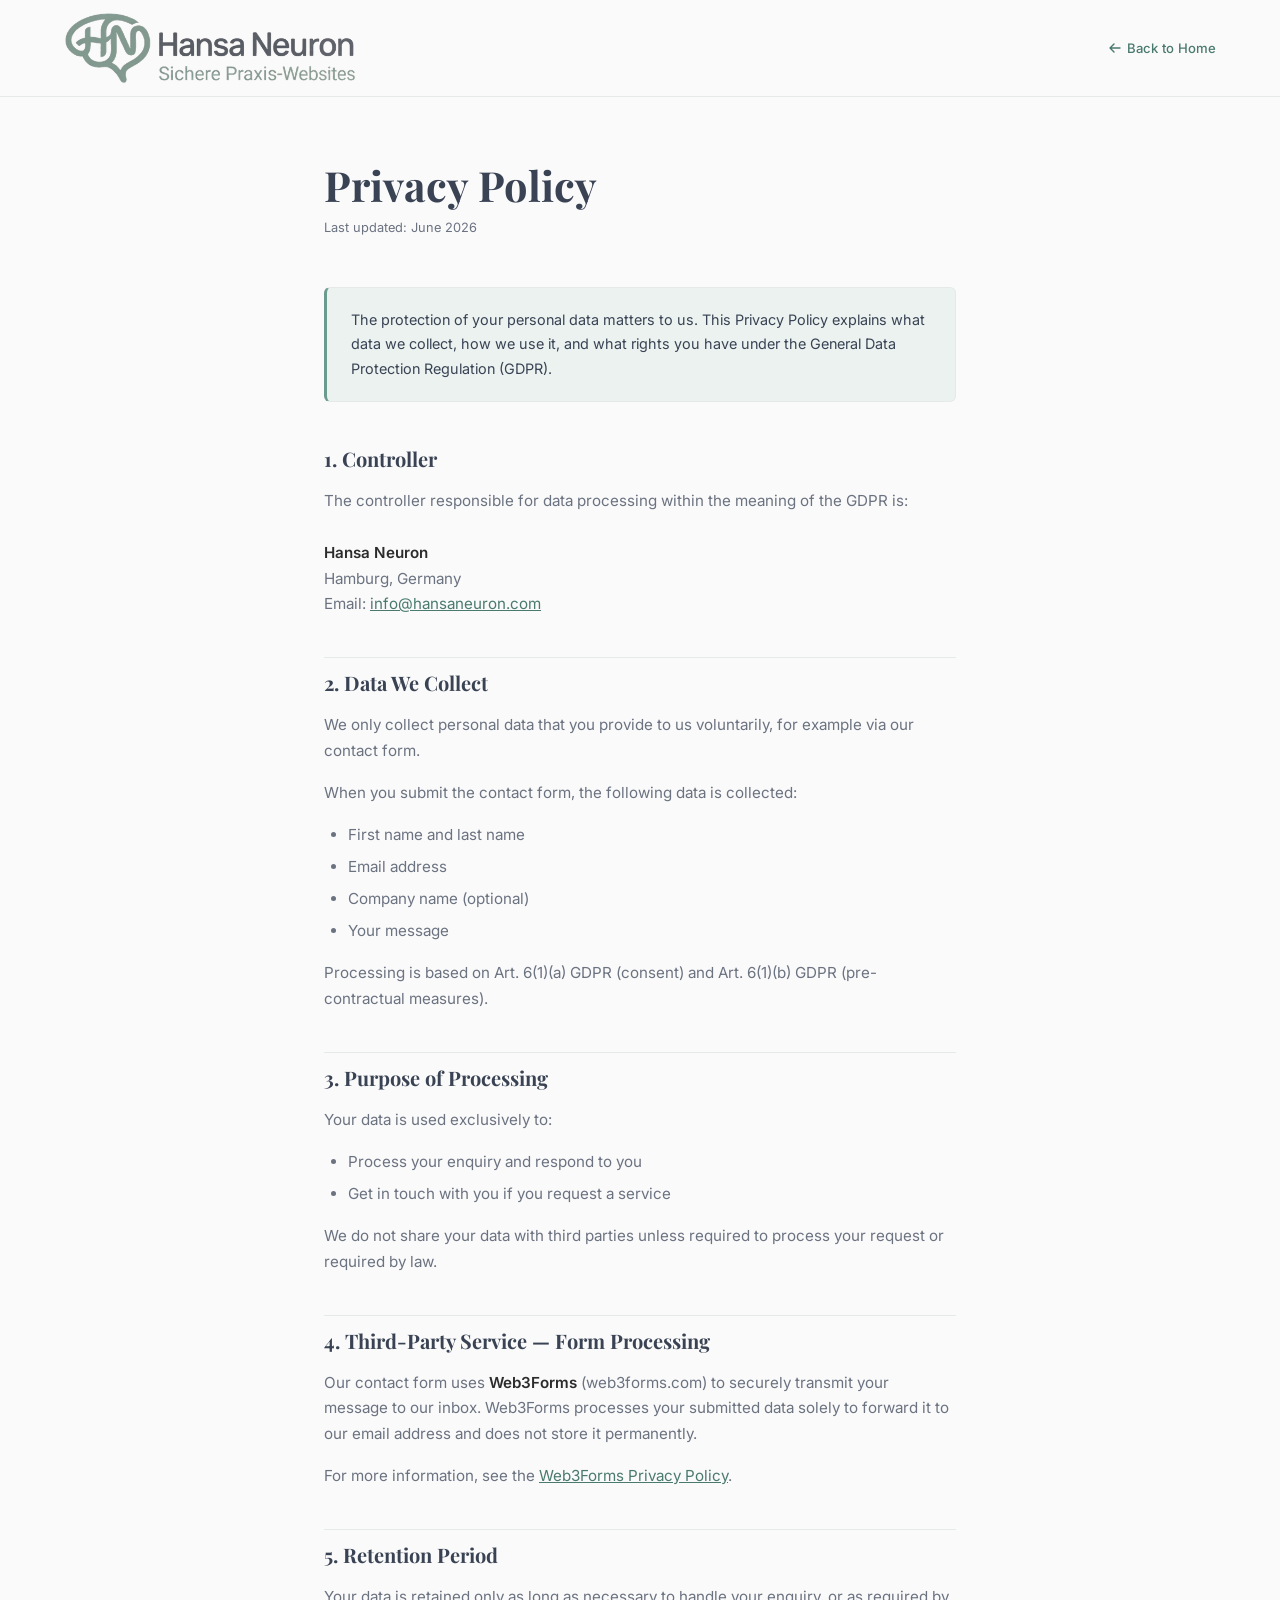
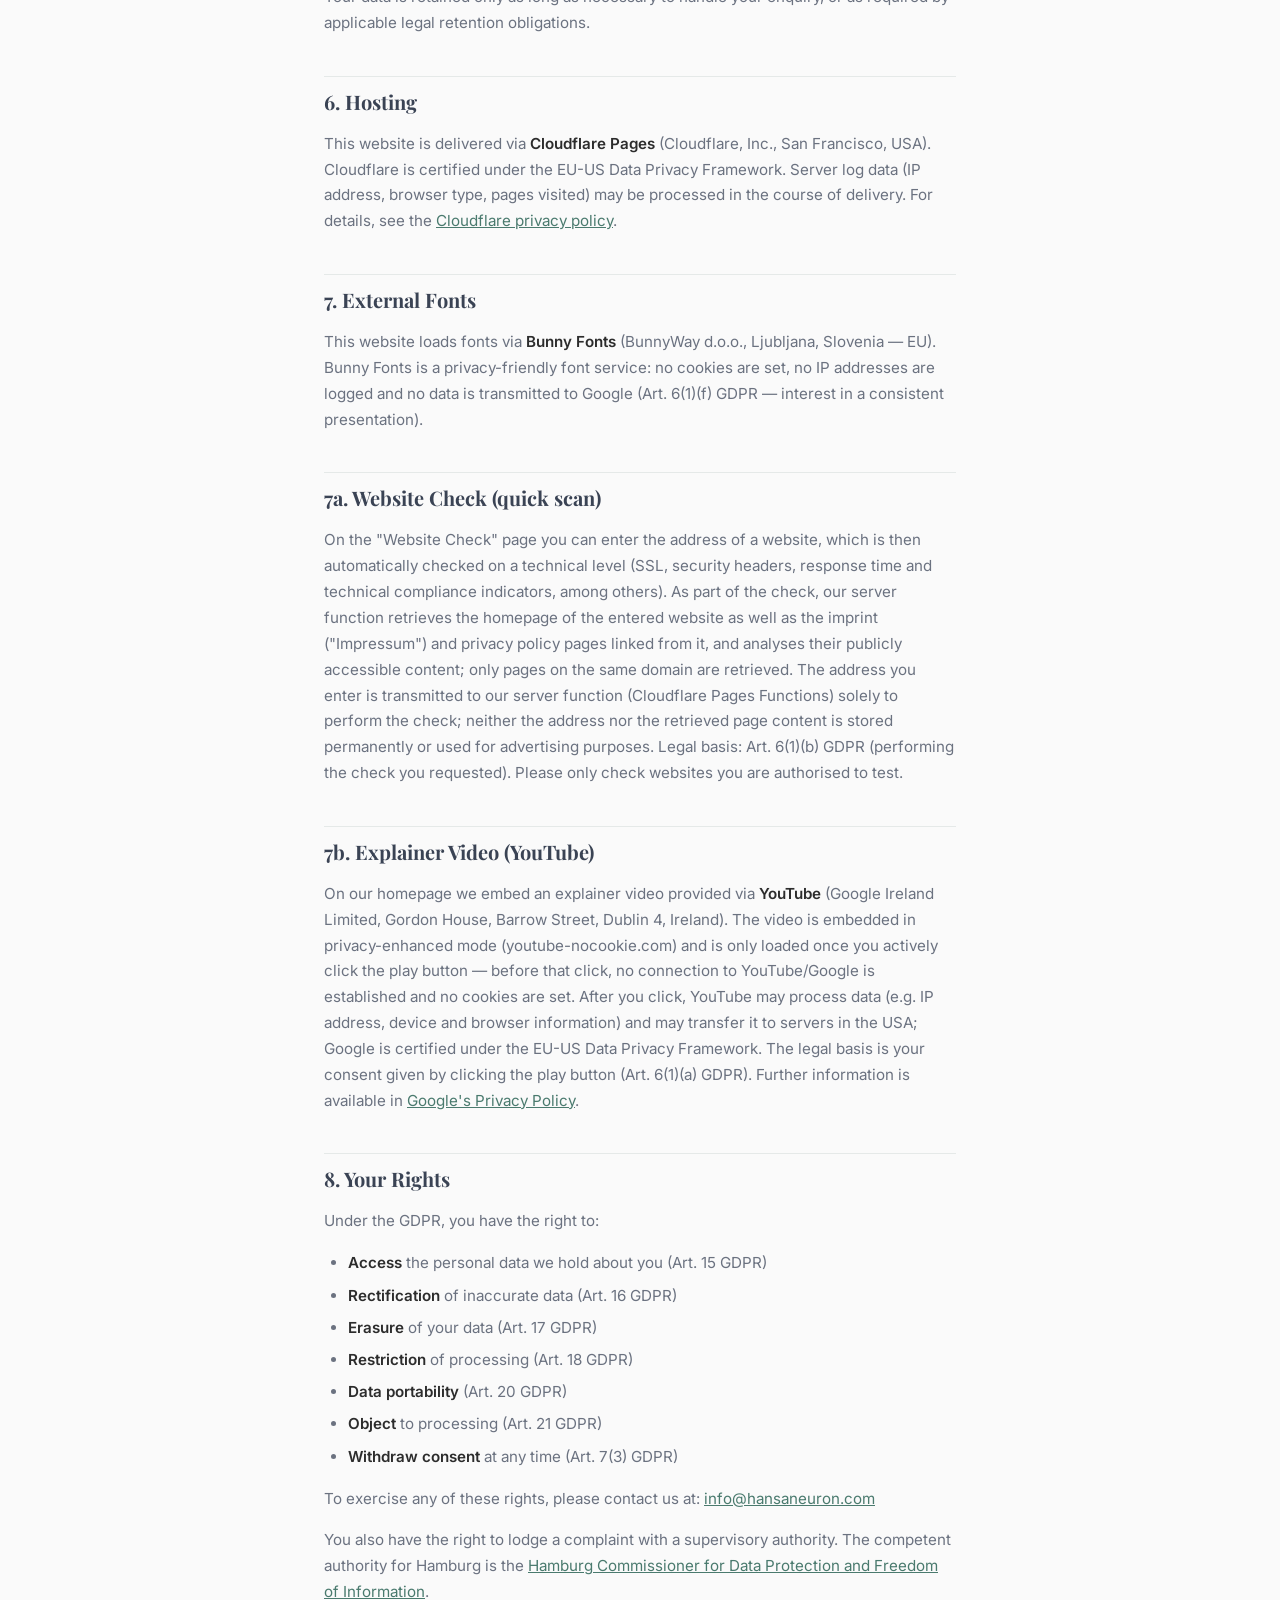
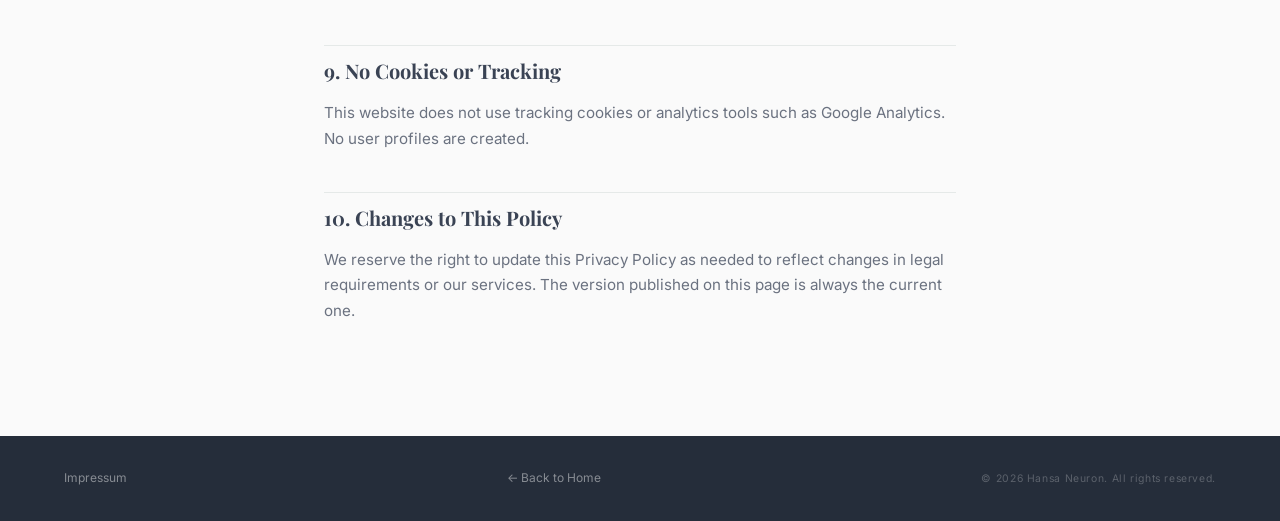
<file: privacy.html>
<!DOCTYPE html>
<html lang="en">
<head>
  <meta charset="UTF-8" />
  <meta name="viewport" content="width=device-width, initial-scale=1.0" />
  <title>Privacy Policy — Hansa Neuron</title>
  <meta name="description" content="Privacy Policy of Hansa Neuron in accordance with GDPR." />
  <link rel="canonical" href="https://hansaneuron.com/privacy.html" />
  <link rel="alternate" hreflang="de" href="https://hansaneuron.de/datenschutz.html" />
  <link rel="alternate" hreflang="en" href="https://hansaneuron.com/privacy.html" />
  <link rel="alternate" hreflang="x-default" href="https://hansaneuron.de/datenschutz.html" />
  <meta property="og:type" content="website" />
  <meta property="og:site_name" content="Hansa Neuron" />
  <meta property="og:title" content="Privacy Policy — Hansa Neuron" />
  <meta property="og:description" content="Privacy Policy of Hansa Neuron in accordance with GDPR." />
  <meta property="og:url" content="https://hansaneuron.com/privacy.html" />
  <meta property="og:locale" content="en_US" />
  <meta property="og:image" content="https://hansaneuron.de/assets/og-image.png" />
  <meta property="og:image:width" content="1200" />
  <meta property="og:image:height" content="630" />
  <meta name="twitter:card" content="summary_large_image" />
  <meta name="twitter:title" content="Privacy Policy — Hansa Neuron" />
  <meta name="twitter:description" content="Privacy Policy of Hansa Neuron in accordance with GDPR." />
  <meta name="twitter:image" content="https://hansaneuron.de/assets/og-image.png" />
  <link rel="icon" type="image/x-icon" href="/favicon.ico">
  <link rel="icon" type="image/png" sizes="32x32" href="/assets/favicon-32x32.png">
  <link rel="icon" type="image/png" sizes="16x16" href="/assets/favicon-16x16.png">
  <link rel="preconnect" href="https://fonts.bunny.net" />
  <link href="https://fonts.bunny.net/css2?family=Playfair+Display:ital,wght@0,400;0,700&family=Inter:wght@300;400;500;600&display=swap" rel="stylesheet" />
  <style>
    :root {
      --teal:       #6B9A8F;
      --teal-dark:  #4A7A6E;
      --teal-50:    #EBF2F0;
      --slate:      #3A4354;
      --slate-dark: #252D3A;
      --bg:         #FAFAFA;
      --white:      #FFFFFF;
      --border:     #E5E9E8;
      --text-main:  #2C2C2C;
      --text-muted: #6B7280;
      --ff-display: 'Playfair Display', Georgia, serif;
      --ff-body:    'Inter', system-ui, sans-serif;
    }
    *, *::before, *::after { box-sizing: border-box; margin: 0; padding: 0; }
    html { scroll-behavior: smooth; font-size: 16px; }
    body {
      background: var(--bg);
      color: var(--text-main);
      font-family: var(--ff-body);
      font-weight: 400;
      line-height: 1.7;
    }

    /* Nav */
    nav {
      position: sticky;
      top: 0;
      z-index: 100;
      display: flex;
      align-items: center;
      justify-content: space-between;
      padding: 0.75rem 5vw;
      background: rgba(250,250,250,.97);
      backdrop-filter: blur(8px);
      border-bottom: 1px solid var(--border);
    }
    .nav-logo { display: flex; align-items: center; gap: .75rem; text-decoration: none; }
    .nav-logo-img { height: 72px; width: auto; display: block; }
    .nav-back {
      font-size: .82rem;
      font-weight: 500;
      color: var(--teal-dark);
      text-decoration: none;
      display: inline-flex;
      align-items: center;
      gap: .4rem;
      transition: gap .2s;
    }
    .nav-back:hover { gap: .7rem; }

    /* Main content */
    main {
      max-width: 760px;
      margin: 0 auto;
      padding: 4rem 5vw 6rem;
    }
    .page-title {
      font-family: var(--ff-display);
      font-size: clamp(1.8rem, 4vw, 2.6rem);
      font-weight: 700;
      color: var(--slate);
      line-height: 1.15;
      margin-bottom: .5rem;
    }
    .page-updated {
      font-size: .8rem;
      color: var(--text-muted);
      margin-bottom: 3rem;
    }
    h2 {
      font-family: var(--ff-display);
      font-size: 1.25rem;
      font-weight: 700;
      color: var(--slate);
      margin: 2.5rem 0 .75rem;
      padding-top: .5rem;
      border-top: 1px solid var(--border);
    }
    h2:first-of-type { margin-top: 0; border-top: none; }
    p { margin-bottom: 1rem; color: var(--text-muted); font-size: .95rem; }
    ul { margin: .5rem 0 1rem 1.5rem; color: var(--text-muted); font-size: .95rem; }
    li { margin-bottom: .4rem; }
    a { color: var(--teal-dark); }
    strong { color: var(--text-main); font-weight: 600; }

    /* Info box */
    .info-box {
      background: var(--teal-50);
      border: 1px solid var(--border);
      border-left: 3px solid var(--teal);
      border-radius: 6px;
      padding: 1.25rem 1.5rem;
      margin: 2rem 0;
      font-size: .9rem;
      color: var(--slate);
    }

    /* Footer */
    footer {
      background: var(--slate-dark);
      padding: 2rem 5vw;
      display: flex;
      align-items: center;
      justify-content: space-between;
      flex-wrap: wrap;
      gap: 1rem;
    }
    .footer-copy { font-size: .65rem; letter-spacing: .06em; color: rgba(255,255,255,.25); }
    .footer-link { font-size: .75rem; color: rgba(255,255,255,.45); text-decoration: none; }
    .footer-link:hover { color: #8BB8AE; }
  </style>
</head>
<body>

  <nav>
    <a href="/" class="nav-logo">
      <img src="/assets/HansaNeuron_Logo_transparent.webp" alt="Hansa Neuron Logo" class="nav-logo-img" />
    </a>
    <a href="/" class="nav-back">
      <svg width="12" height="12" viewBox="0 0 12 12" fill="none"><path d="M11 6H1M5 2L1 6l4 4" stroke="currentColor" stroke-width="1.4" stroke-linecap="round" stroke-linejoin="round"/></svg>
      Back to Home
    </a>
  </nav>

  <main>
    <h1 class="page-title">Privacy Policy</h1>
    <p class="page-updated">Last updated: June 2026</p>

    <div class="info-box">
      The protection of your personal data matters to us. This Privacy Policy explains what data we collect, how we use it, and what rights you have under the General Data Protection Regulation (GDPR).
    </div>

    <h2>1. Controller</h2>
    <p>
      The controller responsible for data processing within the meaning of the GDPR is:<br /><br />
      <strong>Hansa Neuron</strong><br />
      Hamburg, Germany<br />
      Email: <a href="mailto:info@hansaneuron.com">info@hansaneuron.com</a>
    </p>

    <h2>2. Data We Collect</h2>
    <p>We only collect personal data that you provide to us voluntarily, for example via our contact form.</p>
    <p>When you submit the contact form, the following data is collected:</p>
    <ul>
      <li>First name and last name</li>
      <li>Email address</li>
      <li>Company name (optional)</li>
      <li>Your message</li>
    </ul>
    <p>Processing is based on Art. 6(1)(a) GDPR (consent) and Art. 6(1)(b) GDPR (pre-contractual measures).</p>

    <h2>3. Purpose of Processing</h2>
    <p>Your data is used exclusively to:</p>
    <ul>
      <li>Process your enquiry and respond to you</li>
      <li>Get in touch with you if you request a service</li>
    </ul>
    <p>We do not share your data with third parties unless required to process your request or required by law.</p>

    <h2>4. Third-Party Service — Form Processing</h2>
    <p>Our contact form uses <strong>Web3Forms</strong> (web3forms.com) to securely transmit your message to our inbox. Web3Forms processes your submitted data solely to forward it to our email address and does not store it permanently.</p>
    <p>For more information, see the <a href="https://web3forms.com/privacy" target="_blank" rel="noopener">Web3Forms Privacy Policy</a>.</p>

    <h2>5. Retention Period</h2>
    <p>Your data is retained only as long as necessary to handle your enquiry, or as required by applicable legal retention obligations.</p>

    <h2>6. Hosting</h2>
    <p>This website is delivered via <strong>Cloudflare Pages</strong> (Cloudflare, Inc., San Francisco, USA). Cloudflare is certified under the EU-US Data Privacy Framework. Server log data (IP address, browser type, pages visited) may be processed in the course of delivery. For details, see the <a href="https://www.cloudflare.com/privacypolicy/" target="_blank" rel="noopener">Cloudflare privacy policy</a>.</p>

    <h2>7. External Fonts</h2>
    <p>This website loads fonts via <strong>Bunny Fonts</strong> (BunnyWay d.o.o., Ljubljana, Slovenia — EU). Bunny Fonts is a privacy-friendly font service: no cookies are set, no IP addresses are logged and no data is transmitted to Google (Art. 6(1)(f) GDPR — interest in a consistent presentation).</p>

    <h2>7a. Website Check (quick scan)</h2>
    <p>On the "Website Check" page you can enter the address of a website, which is then automatically checked on a technical level (SSL, security headers, response time and technical compliance indicators, among others). As part of the check, our server function retrieves the homepage of the entered website as well as the imprint ("Impressum") and privacy policy pages linked from it, and analyses their publicly accessible content; only pages on the same domain are retrieved. The address you enter is transmitted to our server function (Cloudflare Pages Functions) solely to perform the check; neither the address nor the retrieved page content is stored permanently or used for advertising purposes. Legal basis: Art. 6(1)(b) GDPR (performing the check you requested). Please only check websites you are authorised to test.</p>

    <h2>7b. Explainer Video (YouTube)</h2>
    <p>On our homepage we embed an explainer video provided via <strong>YouTube</strong> (Google Ireland Limited, Gordon House, Barrow Street, Dublin 4, Ireland). The video is embedded in privacy-enhanced mode (youtube-nocookie.com) and is only loaded once you actively click the play button — before that click, no connection to YouTube/Google is established and no cookies are set. After you click, YouTube may process data (e.g. IP address, device and browser information) and may transfer it to servers in the USA; Google is certified under the EU-US Data Privacy Framework. The legal basis is your consent given by clicking the play button (Art. 6(1)(a) GDPR). Further information is available in <a href="https://policies.google.com/privacy" target="_blank" rel="noopener">Google's Privacy Policy</a>.</p>

    <h2>8. Your Rights</h2>
    <p>Under the GDPR, you have the right to:</p>
    <ul>
      <li><strong>Access</strong> the personal data we hold about you (Art. 15 GDPR)</li>
      <li><strong>Rectification</strong> of inaccurate data (Art. 16 GDPR)</li>
      <li><strong>Erasure</strong> of your data (Art. 17 GDPR)</li>
      <li><strong>Restriction</strong> of processing (Art. 18 GDPR)</li>
      <li><strong>Data portability</strong> (Art. 20 GDPR)</li>
      <li><strong>Object</strong> to processing (Art. 21 GDPR)</li>
      <li><strong>Withdraw consent</strong> at any time (Art. 7(3) GDPR)</li>
    </ul>
    <p>To exercise any of these rights, please contact us at: <a href="mailto:info@hansaneuron.com">info@hansaneuron.com</a></p>
    <p>You also have the right to lodge a complaint with a supervisory authority. The competent authority for Hamburg is the <a href="https://datenschutz.hamburg.de/en/" target="_blank" rel="noopener">Hamburg Commissioner for Data Protection and Freedom of Information</a>.</p>

    <h2>9. No Cookies or Tracking</h2>
    <p>This website does not use tracking cookies or analytics tools such as Google Analytics. No user profiles are created.</p>

    <h2>10. Changes to This Policy</h2>
    <p>We reserve the right to update this Privacy Policy as needed to reflect changes in legal requirements or our services. The version published on this page is always the current one.</p>
  </main>

  <footer>
    <a href="impressum.html" class="footer-link">Impressum</a>
    <a href="/" class="footer-link">← Back to Home</a>
    <span class="footer-copy">© 2026 Hansa Neuron. All rights reserved.</span>
  </footer>

</body>
</html>
</file>
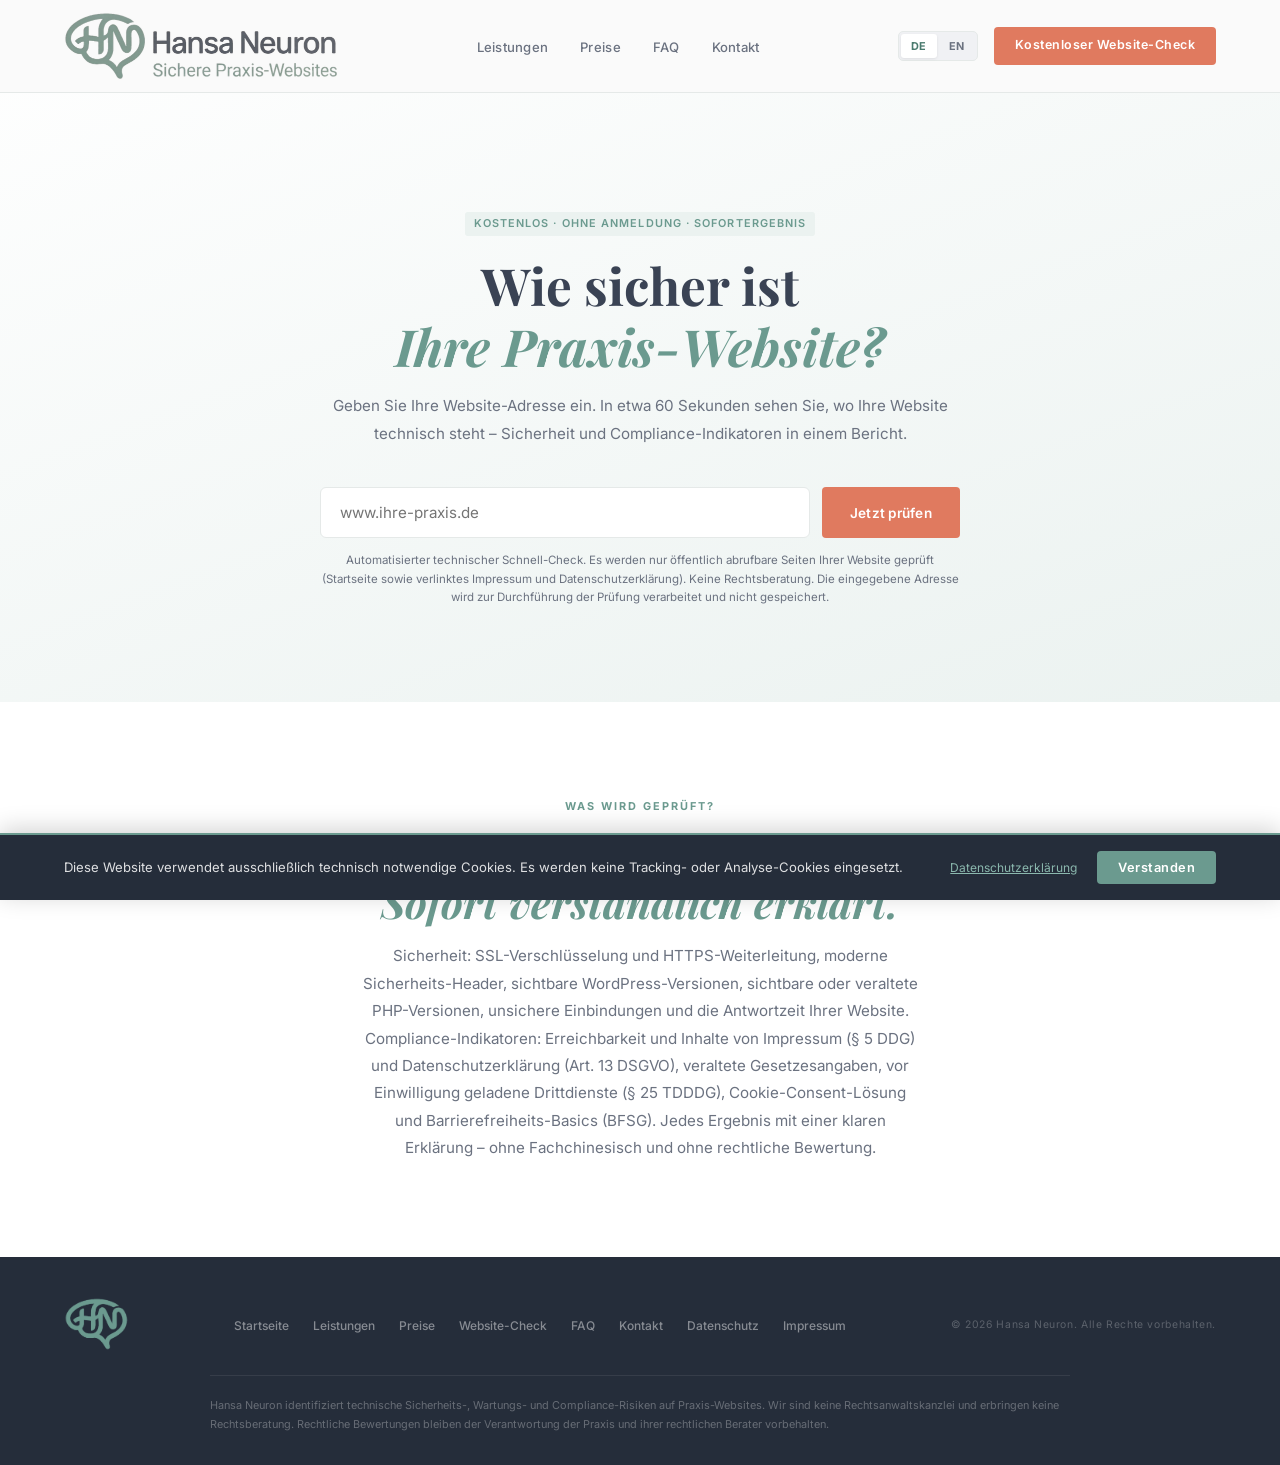
<file: website-check.html>
<!DOCTYPE html>
<html lang="de">
<head>
  <meta charset="UTF-8" />
  <meta name="viewport" content="width=device-width, initial-scale=1.0" />
  <title>Kostenloser Praxis-Website-Check | Hansa Neuron</title>
  <meta name="description" content="Prüfen Sie Ihre Praxis-Website kostenlos in 60 Sekunden: Sicherheit (SSL, Header, WordPress) und Compliance-Indikatoren (Impressum, Datenschutz, Cookie-Consent, Drittdienste, Barrierefreiheit). Sofortergebnis, ohne Anmeldung." />
  <link rel="canonical" href="https://hansaneuron.de/website-check.html" />
  <link rel="alternate" hreflang="de" href="https://hansaneuron.de/website-check.html" />
  <link rel="alternate" hreflang="en" href="https://hansaneuron.com/website-check.html" />
  <link rel="alternate" hreflang="x-default" href="https://hansaneuron.de/website-check.html" />
  <meta property="og:type" content="website" />
  <meta property="og:site_name" content="Hansa Neuron" />
  <meta property="og:title" content="Kostenloser Praxis-Website-Check | Hansa Neuron" />
  <meta property="og:description" content="Prüfen Sie Ihre Praxis-Website kostenlos in 60 Sekunden: Sicherheit (SSL, Header, WordPress) und Compliance-Indikatoren (Impressum, Datenschutz, Cookie-Consent, Drittdienste, Barrierefreiheit). Sofortergebnis, ohne Anmeldung." />
  <meta property="og:url" content="https://hansaneuron.de/website-check.html" />
  <meta property="og:locale" content="de_DE" />
  <meta property="og:image" content="https://hansaneuron.de/assets/og-image.png" />
  <meta property="og:image:width" content="1200" />
  <meta property="og:image:height" content="630" />
  <meta name="twitter:card" content="summary_large_image" />
  <meta name="twitter:title" content="Kostenloser Praxis-Website-Check | Hansa Neuron" />
  <meta name="twitter:description" content="Prüfen Sie Ihre Praxis-Website kostenlos in 60 Sekunden: Sicherheit (SSL, Header, WordPress) und Compliance-Indikatoren (Impressum, Datenschutz, Cookie-Consent, Drittdienste, Barrierefreiheit). Sofortergebnis, ohne Anmeldung." />
  <meta name="twitter:image" content="https://hansaneuron.de/assets/og-image.png" />
  <link rel="icon" type="image/x-icon" href="/favicon.ico">
  <link rel="icon" type="image/png" sizes="32x32" href="/assets/favicon-32x32.png">
  <link rel="icon" type="image/png" sizes="16x16" href="/assets/favicon-16x16.png">
  <link rel="preconnect" href="https://fonts.bunny.net" />
  <link href="https://fonts.bunny.net/css2?family=Playfair+Display:ital,wght@0,400;0,500;0,700;0,900;1,400;1,700&family=Inter:wght@300;400;500;600;700&display=swap" rel="stylesheet" />
  <link rel="stylesheet" href="assets/style.css" />
</head>
<body>

  <!-- ── Navigation ──────────────────────────────────── -->
  <nav>
    <a href="index.html" class="nav-logo">
      <img src="assets/HansaNeuron_Logo_transparent.webp" alt="Hansa Neuron Logo" class="nav-logo-img" />
    </a>
    <ul class="nav-links">
      <li><a href="index.html#leistungen" data-i18n="nav.leistungen">Leistungen</a></li>
      <li><a href="preise.html" data-i18n="nav.preise">Preise</a></li>
      <li><a href="faq.html" data-i18n="nav.faq">FAQ</a></li>
      <li><a href="index.html#kontakt" data-i18n="nav.kontakt">Kontakt</a></li>
    </ul>
    <div class="nav-right">
      <div class="lang-switcher">
        <button class="lang-btn active" id="btn-de" onclick="setLang('de', true)">DE</button>
        <button class="lang-btn" id="btn-en" onclick="setLang('en', true)">EN</button>
      </div>
      <a href="website-check.html" class="nav-cta" data-i18n="nav.cta">Kostenloser Website-Check</a>
      <button class="nav-hamburger" onclick="toggleMenu()" aria-label="Menü öffnen">
        <span></span><span></span><span></span>
      </button>
    </div>
  </nav>

  <div class="mobile-menu" id="mobileMenu">
    <button class="mobile-close" onclick="toggleMenu()" aria-label="Menü schließen">✕</button>
    <a href="index.html#leistungen" data-i18n="nav.leistungen">Leistungen</a>
    <a href="preise.html" data-i18n="nav.preise">Preise</a>
    <a href="faq.html" data-i18n="nav.faq">FAQ</a>
    <a href="index.html#kontakt" data-i18n="nav.kontakt">Kontakt</a>
  </div>

  <!-- ── Check hero ───────────────────────────────────── -->
  <section class="page-hero" style="padding-bottom:6rem;">
    <span class="label" data-i18n="ch.badge">Kostenlos · Ohne Anmeldung · Sofortergebnis</span>
    <h1 class="section-title" data-i18n="ch.title">Wie sicher ist<br/><em>Ihre Praxis-Website?</em></h1>
    <p class="section-body" data-i18n="ch.sub">
      Geben Sie Ihre Website-Adresse ein. In etwa 60 Sekunden sehen Sie, wo Ihre Website technisch steht – Sicherheit und Compliance-Indikatoren in einem Bericht.
    </p>

    <div class="check-form-wrap">
      <form class="check-form" id="checkForm" onsubmit="runCheck(event)">
        <input type="text" id="checkUrl" name="url" placeholder="www.ihre-praxis.de" autocomplete="url" required
               aria-label="Website-Adresse" data-i18n-placeholder="ch.placeholder" />
        <button type="submit" class="btn-primary" id="checkBtn">
          <span id="checkBtnLabel" data-i18n="ch.btn">Jetzt prüfen</span>
        </button>
      </form>
      <p class="check-note" data-i18n="ch.note">
        Automatisierter technischer Schnell-Check. Es werden nur öffentlich abrufbare Seiten Ihrer Website geprüft (Startseite sowie verlinktes Impressum und Datenschutzerklärung). Keine Rechtsberatung. Die eingegebene Adresse wird zur Durchführung der Prüfung verarbeitet und nicht gespeichert.
      </p>
      <div class="check-error" id="checkError"></div>
    </div>

    <!-- Results: security report dashboard -->
    <div class="scorecard" id="scorecard">
      <div class="hn-dash" aria-live="polite">
        <header class="hn-dash__header">
          <h2 class="hn-dash__title" data-i18n="ch.reportTitle">Praxis-Website Sicherheitsbericht</h2>
          <p class="hn-dash__meta">
            <span data-i18n="ch.checkedAt">Geprüft am:</span> <strong id="reportTime"></strong> · <strong id="scoreHost"></strong>
          </p>
        </header>
        <hr class="hn-dash__divider" />
        <div class="hn-dash__section" id="sectionSecurity">
          <h3 class="hn-dash__group-head" data-i18n="ch.groupSecurity">Sicherheit</h3>
          <div class="hn-dash__body">
            <div class="hn-dash__score">
              <div class="hn-dash__ring hn-dash__ring--sm hn-dash__ring--fail" id="ringSecurity" style="--hnd-score:0" role="img">
                <div class="hn-dash__ring-inner"><span class="hn-dash__score-num" id="scoreSecurity">–</span></div>
              </div>
              <p class="hn-dash__score-label" data-i18n="ch.scoreLabel">von 100 Punkten</p>
            </div>
            <div class="hn-dash__grid" id="itemsSecurity"></div>
          </div>
        </div>
        <div class="hn-dash__section" id="sectionCompliance">
          <h3 class="hn-dash__group-head" data-i18n="ch.groupCompliance">Compliance</h3>
          <div class="hn-dash__body">
            <div class="hn-dash__score">
              <div class="hn-dash__ring hn-dash__ring--sm hn-dash__ring--fail" id="ringCompliance" style="--hnd-score:0" role="img">
                <div class="hn-dash__ring-inner"><span class="hn-dash__score-num" id="scoreCompliance">–</span></div>
              </div>
              <p class="hn-dash__score-label" data-i18n="ch.scoreLabel">von 100 Punkten</p>
            </div>
            <div class="hn-dash__grid" id="itemsCompliance"></div>
          </div>
        </div>
        <p class="hn-dash__footnote" data-i18n="ch.footnote">Compliance-Prüfpunkte sind technische Indikatoren auf Basis öffentlich abrufbarer Seiteninhalte – keine Rechtsberatung, keine rechtliche Bewertung. Die Prüfung analysiert nur statisch eingebundene Inhalte; per JavaScript nachgeladene Dienste werden nicht erfasst.</p>
      </div>

      <div class="check-cta">
        <h3 data-i18n="ch.ctaTitle">Das war der Schnell-Check. Das vollständige Audit geht tiefer.</h3>
        <p data-i18n="ch.ctaBody">Unser vollständiges Website-Audit prüft über 50 technische Punkte – WordPress, Plugins, Formulare, Backups, Performance – und ist für Sie <strong>kostenfrei</strong>. Sie erhalten einen ausführlichen, verständlichen Bericht. Erst wenn er vorliegt, entscheiden Sie, ob und was behoben werden soll.</p>
        <a href="preise.html" class="btn-primary" data-i18n="ch.ctaBtn">Kostenloses Audit anfragen</a>
      </div>
    </div>
  </section>

  <!-- ── How it works ─────────────────────────────────── -->
  <section style="background:var(--white);">
    <div class="section-center">
      <div class="section-kicker reveal" data-i18n="how.kicker">Was wird geprüft?</div>
      <h2 class="section-title reveal reveal-delay-1" data-i18n="how.title">Sicherheit und Compliance.<br/><em>Sofort verständlich erklärt.</em></h2>
      <p class="section-body reveal reveal-delay-2" data-i18n="how.body">
        Sicherheit: SSL-Verschlüsselung und HTTPS-Weiterleitung, moderne Sicherheits-Header, sichtbare WordPress-Versionen, sichtbare oder veraltete PHP-Versionen, unsichere Einbindungen und die Antwortzeit Ihrer Website. Compliance-Indikatoren: Erreichbarkeit und Inhalte von Impressum (§ 5 DDG) und Datenschutzerklärung (Art. 13 DSGVO), veraltete Gesetzesangaben, vor Einwilligung geladene Drittdienste (§ 25 TDDDG), Cookie-Consent-Lösung und Barrierefreiheits-Basics (BFSG). Jedes Ergebnis mit einer klaren Erklärung – ohne Fachchinesisch und ohne rechtliche Bewertung.
      </p>
    </div>
  </section>

  <!-- ── Footer ───────────────────────────────────────── -->
  <footer>
    <div class="footer-top">
      <a href="index.html" class="footer-logo">
        <img src="assets/HansaNeuron_Icon_transparent.png" alt="Hansa Neuron" class="footer-logo-img" />
      </a>
      <ul class="footer-links">
        <li><a href="index.html" data-i18n="footer.home">Startseite</a></li>
        <li><a href="index.html#leistungen" data-i18n="footer.leistungen">Leistungen</a></li>
        <li><a href="preise.html" data-i18n="footer.preise">Preise</a></li>
        <li><a href="website-check.html" data-i18n="footer.check">Website-Check</a></li>
        <li><a href="faq.html" data-i18n="footer.faq">FAQ</a></li>
        <li><a href="index.html#kontakt" data-i18n="footer.kontakt">Kontakt</a></li>
        <li><a href="datenschutz.html" data-privacy-link data-i18n="footer.privacy">Datenschutz</a></li>
        <li><a href="impressum.html" data-imprint-link data-i18n="footer.impressum">Impressum</a></li>
      </ul>
      <div class="footer-copy" data-i18n="footer.copy">© 2026 Hansa Neuron. Alle Rechte vorbehalten.</div>
    </div>
    <div class="footer-disclaimer" data-i18n="footer.disclaimer">
      Hansa Neuron identifiziert technische Sicherheits-, Wartungs- und Compliance-Risiken auf Praxis-Websites. Wir sind keine Rechtsanwaltskanzlei und erbringen keine Rechtsberatung. Rechtliche Bewertungen bleiben der Verantwortung der Praxis und ihrer rechtlichen Berater vorbehalten.
    </div>
  </footer>

  <div id="cookieBanner" class="cookie-banner" role="dialog" aria-label="Cookie notice" style="display:none">
    <p class="cookie-text" data-i18n="cookie.text">Diese Website verwendet ausschließlich technisch notwendige Cookies. Es werden keine Tracking- oder Analyse-Cookies eingesetzt.</p>
    <div class="cookie-actions">
      <a href="datenschutz.html" class="cookie-link" data-privacy-link data-i18n="cookie.policy">Datenschutzerklärung</a>
      <button class="cookie-btn" onclick="acceptCookies()"><span data-i18n="cookie.accept">Verstanden</span></button>
    </div>
  </div>

    <script type="application/json" id="i18n-meta">
{
  "de": {
    "title": "Kostenloser Praxis-Website-Check | Hansa Neuron",
    "desc": "Prüfen Sie Ihre Praxis-Website kostenlos in 60 Sekunden: Sicherheit (SSL, Header, WordPress) und Compliance-Indikatoren (Impressum, Datenschutz, Cookie-Consent, Drittdienste, Barrierefreiheit). Sofortergebnis, ohne Anmeldung."
  },
  "en": {
    "title": "Free Practice Website Check | Hansa Neuron",
    "desc": "Check your practice website free of charge in 60 seconds: security (SSL, headers, WordPress) and compliance indicators (legal pages, cookie consent, third-party services, accessibility). Instant results, no sign-up."
  }
}
  </script>
  <script type="application/json" id="i18n-translations">
{
  "de": {
    "ch.badge": "Kostenlos · Ohne Anmeldung · Sofortergebnis",
    "ch.title": "Wie sicher ist<br/><em>Ihre Praxis-Website?</em>",
    "ch.sub": "Geben Sie Ihre Website-Adresse ein. In etwa 60 Sekunden sehen Sie, wo Ihre Website technisch steht – Sicherheit und Compliance-Indikatoren in einem Bericht.",
    "ch.placeholder": "www.ihre-praxis.de",
    "ch.btn": "Jetzt prüfen",
    "ch.note": "Automatisierter technischer Schnell-Check. Es werden nur öffentlich abrufbare Seiten Ihrer Website geprüft (Startseite sowie verlinktes Impressum und Datenschutzerklärung). Keine Rechtsberatung. Die eingegebene Adresse wird zur Durchführung der Prüfung verarbeitet und nicht gespeichert.",
    "ch.scoreLabel": "von 100 Punkten",
    "ch.groupSecurity": "Sicherheit",
    "ch.groupCompliance": "Compliance",
    "ch.footnote": "Compliance-Prüfpunkte sind technische Indikatoren auf Basis öffentlich abrufbarer Seiteninhalte – keine Rechtsberatung, keine rechtliche Bewertung. Die Prüfung analysiert nur statisch eingebundene Inhalte; per JavaScript nachgeladene Dienste werden nicht erfasst.",
    "ch.reportTitle": "Praxis-Website Sicherheits- & Compliance-Bericht",
    "ch.checkedAt": "Geprüft am:",
    "ch.ctaTitle": "Das war der Schnell-Check. Das vollständige Audit geht tiefer.",
    "ch.ctaBody": "Unser vollständiges Website-Audit prüft über 50 technische Punkte – WordPress, Plugins, Formulare, Backups, Performance – und ist für Sie <strong>kostenfrei</strong>. Sie erhalten einen ausführlichen, verständlichen Bericht. Erst wenn er vorliegt, entscheiden Sie, ob und was behoben werden soll.",
    "ch.ctaBtn": "Kostenloses Audit anfragen",
    "how.kicker": "Was wird geprüft?",
    "how.title": "Sicherheit und Compliance.<br/><em>Sofort verständlich erklärt.</em>",
    "how.body": "Sicherheit: SSL-Verschlüsselung und HTTPS-Weiterleitung, moderne Sicherheits-Header, sichtbare WordPress-Versionen, sichtbare oder veraltete PHP-Versionen, unsichere Einbindungen und die Antwortzeit Ihrer Website. Compliance-Indikatoren: Erreichbarkeit und Inhalte von Impressum (§ 5 DDG) und Datenschutzerklärung (Art. 13 DSGVO), veraltete Gesetzesangaben, vor Einwilligung geladene Drittdienste (§ 25 TDDDG), Cookie-Consent-Lösung und Barrierefreiheits-Basics (BFSG). Jedes Ergebnis mit einer klaren Erklärung – ohne Fachchinesisch und ohne rechtliche Bewertung."
  },
  "en": {
    "ch.badge": "Free · No sign-up · Instant results",
    "ch.title": "How secure is<br/><em>your practice website?</em>",
    "ch.sub": "Enter your website address. In about 60 seconds you will see where your website stands technically – security and compliance indicators in one report.",
    "ch.placeholder": "www.your-practice.com",
    "ch.btn": "Check now",
    "ch.note": "Automated technical quick check. Only publicly accessible pages of your website are examined (homepage plus the linked imprint and privacy policy pages). Not legal advice. The address you enter is processed to run the check and is not stored.",
    "ch.scoreLabel": "out of 100 points",
    "ch.groupSecurity": "Security",
    "ch.groupCompliance": "Compliance",
    "ch.footnote": "Compliance checkpoints are technical indicators based on publicly accessible page content – not legal advice, not a legal assessment. The check analyses statically embedded content only; services loaded via JavaScript are not detected.",
    "ch.reportTitle": "Practice Website Security & Compliance Report",
    "ch.checkedAt": "Checked on:",
    "ch.ctaTitle": "That was the quick check. The full audit goes deeper.",
    "ch.ctaBody": "Our full website audit examines over 50 technical points – WordPress, plugins, forms, backups, performance – and is <strong>free of charge</strong> for you. You'll receive a detailed, easy-to-understand report. Only once you have it do you decide whether and what should be fixed.",
    "ch.ctaBtn": "Request free audit",
    "how.kicker": "What is checked?",
    "how.title": "Security and compliance.<br/><em>Explained in plain language.</em>",
    "how.body": "Security: SSL encryption and HTTPS redirection, modern security headers, exposed WordPress versions, exposed or outdated PHP versions, insecure embeds and your website’s response time. Compliance indicators: reachability and content of the imprint (§ 5 DDG) and privacy policy (Art. 13 GDPR), outdated legal citations, third-party services loaded before consent (§ 25 TDDDG), cookie consent tooling and accessibility basics (BFSG). Every result comes with a clear explanation – no jargon and no legal assessment."
  }
}
  </script>
  <script>
    window.pageMeta = JSON.parse(document.getElementById('i18n-meta').textContent);
    window.pageTranslations = JSON.parse(document.getElementById('i18n-translations').textContent);

    // ── Localized check texts ──────────────────────────
    const CHECK_TEXTS = {
      de: {
        ssl:            { title: 'SSL-Verschlüsselung', pass: 'Ihre Website ist über HTTPS erreichbar.', warn: 'Ihre Website antwortet über HTTPS mit einem Fehler – das sollte geprüft werden.', fail: 'Ihre Website ist nicht sicher über HTTPS erreichbar.' },
        https_redirect: { title: 'HTTPS-Weiterleitung', pass: 'Unverschlüsselte Aufrufe werden automatisch auf HTTPS umgeleitet.', warn: 'Die Weiterleitung von HTTP auf HTTPS ist nicht eindeutig konfiguriert.', fail: 'Ihre Website ist auch unverschlüsselt über HTTP erreichbar – Daten können mitgelesen werden.' },
        hsts:           { title: 'HSTS (erzwungene Verschlüsselung)', pass: 'HSTS ist aktiv – Browser verbinden sich nur noch verschlüsselt.', warn: 'HSTS ist nur teilweise konfiguriert.', fail: 'HSTS fehlt – Browser könnten unverschlüsselte Verbindungen aufbauen.' },
        sec_headers:    { title: 'Sicherheits-Header', pass: '{count} von {total} modernen Sicherheits-Headern sind gesetzt.', warn: 'Nur {count} von {total} Sicherheits-Headern gesetzt. Es fehlen: {missing}.', fail: 'Keiner der {total} geprüften Sicherheits-Header ist gesetzt ({missing}).' },
        wp_version:     { title: 'WordPress-Version', pass: 'WordPress erkannt – die Versionsnummer ist nicht öffentlich sichtbar. Gut.', warn: 'WordPress-Status unklar.', fail: 'Ihre WordPress-Version ({version}) ist öffentlich sichtbar – das erleichtert gezielte Angriffe.', info: 'Kein WordPress erkannt – einige Prüfpunkte entfallen.' },
        php_version:    { title: 'PHP-Version', pass: 'PHP-Version aktuell.', warn: 'Ihr Server zeigt seine PHP-Version ({version}) öffentlich an. Die Version enthält das Sicherheitsupdate vom 21.10.2026, die Anzeige erleichtert aber gezielte Angriffe und sollte abgeschaltet werden.', fail: 'Ihr Server meldet PHP {version} – älter als das kritische Sicherheitsupdate vom 21.10.2026 (benötigt: {fixed}). Bitte lassen Sie sich von Ihrem Hoster umgehend bestätigen, dass die Korrektur eingespielt ist; manche Hoster spielen Korrekturen ein, ohne die Versionsnummer zu ändern.', info: 'Ihre Website läuft mit PHP, die Version ist nicht öffentlich sichtbar. Gut. Ob das kritische Sicherheitsupdate vom 21.10.2026 eingespielt ist, lässt sich von außen nicht prüfen – lassen Sie es sich von Ihrem Hoster bestätigen.' },
        mixed_content:  { title: 'Unsichere Einbindungen', pass: 'Keine unsicheren (HTTP-)Einbindungen auf der Startseite gefunden.', warn: 'Einzelne unsichere Einbindungen gefunden.', fail: '{count} unsichere Einbindungen gefunden – Browser blockieren oder bemängeln diese Inhalte.' },
        response_time:  { title: 'Antwortzeit', pass: 'Ihre Website antwortet schnell ({ms} ms).', warn: 'Ihre Website antwortet spürbar langsam ({ms} ms).', fail: 'Ihre Website antwortet sehr langsam ({ms} ms) – das kostet Patienten und Google-Sichtbarkeit.' },
        // Compliance (technical indicators, § references are factual citations)
        imp_page:       { title: 'Impressum erreichbar (§ 5 DDG)', pass: 'Ein Impressum ist verlinkt und erreichbar.', warn: 'Impressum-Status unklar.', fail: 'Kein erreichbares Impressum gefunden – § 5 DDG verlangt eine leicht erreichbare Anbieterkennzeichnung. Ein häufiges Abmahn-Thema.', info: 'Impressum-Prüfung nicht möglich.' },
        imp_content:    { title: 'Impressum-Inhalte (§ 5 DDG)', pass: 'E-Mail- und Telefonangaben wurden im Impressum gefunden.', warn: 'Im Impressum fehlen möglicherweise Angaben: {missing}. § 5 DDG verlangt u. a. eine erreichbare E-Mail-Adresse – ein Kontaktformular allein genügt nicht.', fail: 'Wesentliche Impressum-Angaben fehlen.', info: 'Impressum-Seite nicht abrufbar – Inhaltsprüfung übersprungen.' },
        imp_chamber:    { title: 'Kammer- & Aufsichtsangaben (§ 5 DDG)', pass: 'Kammer-/Aufsichtsangaben wurden im Impressum gefunden.', warn: 'Kammer-/Aufsichtsangaben sollten geprüft werden.', fail: 'Kammer-/Aufsichtsangaben fehlen.', info: 'Im Impressum wurden keine Kammer-/Aufsichtsangaben erkannt. Für kammergebundene Heilberufe (Ärzte, Zahnärzte, Therapeuten) verlangt § 5 DDG Angaben zu Kammer, Berufsbezeichnung und berufsrechtlichen Regelungen – für andere Unternehmen entfällt dieser Punkt.' },
        imp_repealed:   { title: 'Veraltete Gesetzesangaben', pass: 'Keine Verweise auf aufgehobene Gesetze (§ 5 TMG, § 55 RStV) im Impressum gefunden.', warn: 'Gesetzesangaben im Impressum sollten geprüft werden.', fail: 'Ihr Impressum zitiert aufgehobene Gesetze: {cited}. Seit Mai 2024 gelten § 5 DDG bzw. § 18 MStV – ein klassisches Abmahn-Thema.', info: 'Impressum-Seite nicht abrufbar – Prüfung übersprungen.' },
        ds_page:        { title: 'Datenschutzerklärung erreichbar (Art. 13 DSGVO)', pass: 'Eine Datenschutzerklärung ist verlinkt und erreichbar.', warn: 'Datenschutz-Status unklar.', fail: 'Keine erreichbare Datenschutzerklärung gefunden – Art. 13 DSGVO verlangt Datenschutzinformationen auf jeder Website, die personenbezogene Daten verarbeitet.', info: 'Datenschutz-Prüfung nicht möglich.' },
        ds_content:     { title: 'Datenschutz-Inhalte (Art. 13 DSGVO)', pass: 'Die Datenschutzerklärung enthält die erwarteten Kernangaben (Verantwortlicher, Rechtsgrundlagen, Betroffenenrechte, Aufsichtsbehörde).', warn: 'Die Datenschutzerklärung enthält nur {signals} von {total} erwarteten Kernangaben – eine inhaltliche Prüfung wird empfohlen.', fail: 'Wesentliche Angaben fehlen in der Datenschutzerklärung.', info: 'Datenschutz-Seite nicht abrufbar – Inhaltsprüfung übersprungen.' },
        ds_outdated:    { title: 'Aktualität der Gesetzesangaben (TDDDG)', pass: 'Keine veralteten TTDSG-Verweise gefunden.', warn: 'Ihre Datenschutzerklärung verweist auf das TTDSG – das Gesetz heißt seit Mai 2024 TDDDG. Ein Hinweis, dass die Erklärung länger nicht aktualisiert wurde.', fail: 'Veraltete Gesetzesverweise gefunden.', info: 'Datenschutz-Seite nicht abrufbar – Prüfung übersprungen.' },
        cookie_consent: { title: 'Cookie-Consent-Lösung (§ 25 TDDDG)', pass: 'Eine Cookie-Consent-Lösung wurde erkannt ({tool}).', warn: 'Keine bekannte Cookie-Consent-Lösung erkannt. Falls Ihre Website nicht notwendige Cookies oder Drittdienste nutzt, verlangt § 25 TDDDG eine vorherige Einwilligung.', fail: 'Keine Cookie-Consent-Lösung erkannt.' },
        third_parties:  { title: 'Drittdienste vor Einwilligung (§ 25 TDDDG)', pass: 'Keine statisch eingebundenen Drittdienste auf der Startseite gefunden.', warn: 'Drittdienste gefunden – Einwilligungspflicht prüfen.', fail: 'Drittdienste ohne erkennbare Consent-Lösung eingebunden: {found}. Insbesondere Google Fonts vom Google-Server war bereits Gegenstand von Abmahnwellen (LG München I, 2022).', info: 'Drittdienste gefunden ({found}), eine Consent-Lösung ist vorhanden ({tool}). Ob die Dienste tatsächlich erst nach Einwilligung laden, kann dieser statische Check nicht prüfen.' },
        bfsg_basics:    { title: 'Barrierefreiheits-Basics (BFSG)', pass: 'Basis-Indikatoren erfüllt: Sprachattribut {lang}, Alt-Texte {alt}, mobile Darstellung {viewport}.', warn: 'Basis-Indikatoren unvollständig: Sprachattribut {lang}, Alt-Texte {alt}, mobile Darstellung {viewport}. Seit Juni 2025 stellt das BFSG erhöhte Anforderungen an viele Websites – eine vollständige Bewertung erfordert eine manuelle Prüfung.', fail: 'Barrierefreiheits-Basics fehlen.', info: 'Barrierefreiheits-Prüfung nicht möglich.' },
        form_health:    { title: 'Kontaktformular & Gesundheitsdaten (Art. 9 DSGVO)', pass: 'Kein Formular mit Freitextfeldern gefunden.', warn: 'Formular mit Freitextfeld gefunden.', fail: 'Formular-Hinweis.', info: 'Ihre Startseite enthält ein Formular mit Freitextfeld. Wenn Patienten dort gesundheitsbezogene Angaben machen können, sind das besondere Kategorien personenbezogener Daten (Art. 9 DSGVO) – die Einwilligungs- und Informationspflichten sollten geprüft werden.' }
      },
      en: {
        ssl:            { title: 'SSL encryption', pass: 'Your website is reachable via HTTPS.', warn: 'Your website responds over HTTPS with an error – worth investigating.', fail: 'Your website is not securely reachable via HTTPS.' },
        https_redirect: { title: 'HTTPS redirect', pass: 'Unencrypted requests are automatically redirected to HTTPS.', warn: 'The HTTP → HTTPS redirect is not clearly configured.', fail: 'Your website is also served unencrypted over HTTP – data can be intercepted.' },
        hsts:           { title: 'HSTS (enforced encryption)', pass: 'HSTS is active – browsers will only connect over encryption.', warn: 'HSTS is only partially configured.', fail: 'HSTS is missing – browsers may establish unencrypted connections.' },
        sec_headers:    { title: 'Security headers', pass: '{count} of {total} modern security headers are set.', warn: 'Only {count} of {total} security headers set. Missing: {missing}.', fail: 'None of the {total} checked security headers are set ({missing}).' },
        wp_version:     { title: 'WordPress version', pass: 'WordPress detected – the version number is not publicly visible. Good.', warn: 'WordPress status unclear.', fail: 'Your WordPress version ({version}) is publicly visible – this makes targeted attacks easier.', info: 'No WordPress detected – some checkpoints do not apply.' },
        php_version:    { title: 'PHP version', pass: 'PHP version up to date.', warn: 'Your server publicly shows its PHP version ({version}). This version includes the security update of 21 Oct 2026, but showing it makes targeted attacks easier and should be switched off.', fail: 'Your server reports PHP {version} – older than the critical security update of 21 Oct 2026 (required: {fixed}). Please ask your host to confirm right away that the fix is installed; some hosts apply fixes without changing the version number.', info: 'Your website runs on PHP and the version is not publicly visible. Good. Whether the critical security update of 21 Oct 2026 is installed cannot be checked from outside – ask your host to confirm it.' },
        mixed_content:  { title: 'Insecure embeds', pass: 'No insecure (HTTP) embeds found on the homepage.', warn: 'Some insecure embeds found.', fail: '{count} insecure embeds found – browsers block or flag this content.' },
        response_time:  { title: 'Response time', pass: 'Your website responds quickly ({ms} ms).', warn: 'Your website responds noticeably slowly ({ms} ms).', fail: 'Your website responds very slowly ({ms} ms) – costing patients and Google visibility.' },
        // Compliance (technical indicators, § references are factual citations)
        imp_page:       { title: 'Imprint reachable (§ 5 DDG)', pass: 'An imprint (Impressum) is linked and reachable.', warn: 'Imprint status unclear.', fail: 'No reachable imprint found – § 5 DDG requires an easily reachable provider identification. A common trigger for formal warnings (Abmahnungen).', info: 'Imprint check not possible.' },
        imp_content:    { title: 'Imprint content (§ 5 DDG)', pass: 'E-mail and phone details were found in the imprint.', warn: 'The imprint may be missing details: {missing}. § 5 DDG requires a reachable e-mail address, among other things – a contact form alone is not sufficient.', fail: 'Essential imprint details are missing.', info: 'Imprint page not retrievable – content check skipped.' },
        imp_chamber:    { title: 'Chamber & supervisory details (§ 5 DDG)', pass: 'Chamber/supervisory details were found in the imprint.', warn: 'Chamber/supervisory details should be reviewed.', fail: 'Chamber/supervisory details are missing.', info: 'No chamber/supervisory details were detected in the imprint. For chambered health professions (doctors, dentists, therapists) § 5 DDG requires details of the chamber, professional title and professional regulations – for other businesses this point does not apply.' },
        imp_repealed:   { title: 'Outdated legal citations', pass: 'No references to repealed laws (§ 5 TMG, § 55 RStV) found in the imprint.', warn: 'Legal citations in the imprint should be reviewed.', fail: 'Your imprint cites repealed laws: {cited}. Since May 2024, § 5 DDG and § 18 MStV apply – a classic trigger for formal warnings.', info: 'Imprint page not retrievable – check skipped.' },
        ds_page:        { title: 'Privacy policy reachable (Art. 13 GDPR)', pass: 'A privacy policy is linked and reachable.', warn: 'Privacy policy status unclear.', fail: 'No reachable privacy policy found – Art. 13 GDPR requires privacy information on every website that processes personal data.', info: 'Privacy check not possible.' },
        ds_content:     { title: 'Privacy policy content (Art. 13 GDPR)', pass: 'The privacy policy contains the expected core elements (controller, legal bases, data subject rights, supervisory authority).', warn: 'The privacy policy contains only {signals} of {total} expected core elements – a content review is recommended.', fail: 'Essential elements are missing from the privacy policy.', info: 'Privacy page not retrievable – content check skipped.' },
        ds_outdated:    { title: 'Currency of legal citations (TDDDG)', pass: 'No outdated TTDSG references found.', warn: 'Your privacy policy references the TTDSG – the law has been named TDDDG since May 2024. An indicator that the policy has not been updated for a while.', fail: 'Outdated legal references found.', info: 'Privacy page not retrievable – check skipped.' },
        cookie_consent: { title: 'Cookie consent tooling (§ 25 TDDDG)', pass: 'A cookie consent solution was detected ({tool}).', warn: 'No known cookie consent solution detected. If your website uses non-essential cookies or third-party services, § 25 TDDDG requires prior consent.', fail: 'No cookie consent solution detected.' },
        third_parties:  { title: 'Third parties before consent (§ 25 TDDDG)', pass: 'No statically embedded third-party services found on the homepage.', warn: 'Third-party services found – consent requirements should be reviewed.', fail: 'Third-party services embedded without a detectable consent solution: {found}. Google Fonts loaded from Google servers in particular has been the subject of warning-letter waves (Munich Regional Court, 2022).', info: 'Third-party services found ({found}) and a consent solution is present ({tool}). Whether the services actually load only after consent cannot be verified by this static check.' },
        bfsg_basics:    { title: 'Accessibility basics (BFSG)', pass: 'Basic indicators met: language attribute {lang}, alt texts {alt}, mobile rendering {viewport}.', warn: 'Basic indicators incomplete: language attribute {lang}, alt texts {alt}, mobile rendering {viewport}. Since June 2025 the BFSG raises accessibility requirements for many websites – a full assessment requires manual review.', fail: 'Accessibility basics missing.', info: 'Accessibility check not possible.' },
        form_health:    { title: 'Contact form & health data (Art. 9 GDPR)', pass: 'No form with free-text fields found.', warn: 'Form with free-text field found.', fail: 'Form notice.', info: 'Your homepage contains a form with a free-text field. If patients can enter health-related details there, that is special-category personal data (Art. 9 GDPR) – consent and information duties should be reviewed.' }
      }
    };
    // Status badges + localized status labels for the dashboard items
    const STATUS_META = {
      de: { pass: { icon: '✓', label: '✓ Erfolgreich' }, warn: { icon: '!', label: '! Warnung' }, fail: { icon: '✕', label: '✕ Fehler' },  info: { icon: 'i', label: 'Info' } },
      en: { pass: { icon: '✓', label: '✓ Passed' },      warn: { icon: '!', label: '! Warning' }, fail: { icon: '✕', label: '✕ Failed' }, info: { icon: 'i', label: 'Info' } }
    };
    let lastResult = null;

    // "15.10.2023, 11:45 Uhr" (DE) / "15/10/2023, 11:45" (EN) from ISO checkedAt
    function fmtCheckedAt(iso, lang) {
      const d = iso ? new Date(iso) : new Date();
      const locale = lang === 'de' ? 'de-DE' : 'en-GB';
      const date = d.toLocaleDateString(locale, { day: '2-digit', month: '2-digit', year: 'numeric' });
      const time = d.toLocaleTimeString(locale, { hour: '2-digit', minute: '2-digit' });
      return lang === 'de' ? date + ', ' + time + ' Uhr' : date + ', ' + time;
    }

    // Localized labels for machine-readable detail codes (imp_content.missing)
    const DETAIL_LABELS = {
      de: { email: 'E-Mail-Adresse', phone: 'Telefonnummer', chamber: 'Kammer-/Aufsichtsangaben' },
      en: { email: 'e-mail address', phone: 'phone number', chamber: 'chamber/supervisory details' }
    };
    const GROUP_LABELS = {
      de: { security: 'Sicherheit', compliance: 'Compliance' },
      en: { security: 'Security', compliance: 'Compliance' }
    };

    function fmt(tpl, detail, lang) {
      return tpl.replace(/\{(\w+)\}/g, (_, k) => {
        let v = detail ? detail[k] : undefined;
        if (Array.isArray(v)) {
          const labels = DETAIL_LABELS[lang] || {};
          return v.map(x => labels[x] || x).join(', ');
        }
        return v !== undefined ? v : '';
      });
    }

    function setRing(ringId, numId, score, lang, label) {
      const s = Math.max(0, Math.min(100, Number(score) || 0));
      const tier = s < 50 ? 'fail' : s < 80 ? 'warn' : 'pass';
      const ring = document.getElementById(ringId);
      ring.className = 'hn-dash__ring hn-dash__ring--sm hn-dash__ring--' + tier;
      ring.style.setProperty('--hnd-score', s);
      ring.setAttribute('aria-label', lang === 'de'
        ? label + ': ' + s + ' von 100 Punkten'
        : label + ': ' + s + ' out of 100 points');
      document.getElementById(numId).textContent = s;
    }

    function renderResult(data) {
      lastResult = data;
      const lang = currentLang;
      const texts = CHECK_TEXTS[lang];
      const meta = STATUS_META[lang];
      const groups = GROUP_LABELS[lang];
      const sc = document.getElementById('scorecard');

      // Dual score rings (fallback to legacy single score for old responses)
      const scores = data.scores || { security: data.score, compliance: data.score };
      setRing('ringSecurity', 'scoreSecurity', scores.security, lang, groups.security);
      setRing('ringCompliance', 'scoreCompliance', scores.compliance, lang, groups.compliance);
      document.getElementById('scoreHost').textContent = data.host;
      document.getElementById('reportTime').textContent = fmtCheckedAt(data.checkedAt, lang);

      const wraps = { security: document.getElementById('itemsSecurity'), compliance: document.getElementById('itemsCompliance') };
      const sections = { security: document.getElementById('sectionSecurity'), compliance: document.getElementById('sectionCompliance') };
      ['security', 'compliance'].forEach(cat => {
        const wrap = wraps[cat];
        wrap.innerHTML = '';
        const items = data.checks.filter(c => (c.category || 'security') === cat && texts[c.id]);
        sections[cat].style.display = items.length ? '' : 'none';
        items.forEach(c => {
          const tx = texts[c.id];
          const s = meta[c.status] || meta.info;
          const desc = fmt(tx[c.status] || '', c.detail, lang);
          const item = document.createElement('article');
          item.className = 'hn-dash__item hn-dash__item--' + (STATUS_META.de[c.status] ? c.status : 'info');
          item.innerHTML =
            '<div class="hn-dash__item-head"><span class="hn-dash__badge" aria-hidden="true"></span><h3 class="hn-dash__item-title"></h3></div>' +
            '<span class="hn-dash__status"></span><p class="hn-dash__item-desc"></p>';
          item.querySelector('.hn-dash__badge').textContent = s.icon;
          item.querySelector('.hn-dash__item-title').textContent = tx.title;
          item.querySelector('.hn-dash__status').textContent = s.label;
          item.querySelector('.hn-dash__item-desc').textContent = desc;
          wrap.appendChild(item);
        });
      });
      sc.classList.add('visible');
      sc.scrollIntoView({ behavior: 'smooth', block: 'start' });
    }

    // Re-render results when language switches
    document.addEventListener('hn:langchange', () => { if (lastResult) renderResult(lastResult); });

    let checking = false;
    async function runCheck(e) {
      e.preventDefault();
      if (checking) return;
      checking = true;
      const btn = document.getElementById('checkBtn');
      const label = document.getElementById('checkBtnLabel');
      const errBox = document.getElementById('checkError');
      errBox.classList.remove('visible');
      btn.disabled = true;
      const origLabel = label.textContent;
      label.innerHTML = '<span class="spinner"></span>';

      try {
        const res = await fetch('/api/check', {
          method: 'POST',
          headers: { 'Content-Type': 'application/json' },
          body: JSON.stringify({ url: document.getElementById('checkUrl').value })
        });
        const data = await res.json();
        if (!data.ok) {
          const msgs = {
            de: { invalid_url: 'Bitte geben Sie eine gültige Website-Adresse ein, z. B. www.ihre-praxis.de.',
                  rate_limited: 'Zu viele Prüfungen in kurzer Zeit. Bitte warten Sie eine Minute und versuchen Sie es erneut.',
                  unreachable: 'Die Website konnte nicht erreicht werden. Bitte prüfen Sie die Adresse – oder kontaktieren Sie uns direkt, wir schauen es uns an.',
                  default: 'Die Prüfung konnte nicht durchgeführt werden. Bitte versuchen Sie es erneut.' },
            en: { invalid_url: 'Please enter a valid website address, e.g. www.your-practice.com.',
                  rate_limited: 'Too many checks in a short time. Please wait a minute and try again.',
                  unreachable: 'The website could not be reached. Please check the address – or contact us directly and we will take a look.',
                  default: 'The check could not be completed. Please try again.' }
          };
          const m = msgs[currentLang];
          errBox.textContent = m[data.error] || m.default;
          errBox.classList.add('visible');
        } else {
          renderResult(data);
        }
      } catch (err) {
        const offline = {
          de: 'Der Check-Dienst ist gerade nicht erreichbar. Bitte versuchen Sie es später erneut oder kontaktieren Sie uns direkt.',
          en: 'The check service is currently unavailable. Please try again later or contact us directly.'
        };
        errBox.textContent = offline[currentLang];
        errBox.classList.add('visible');
      } finally {
        btn.disabled = false;
        label.textContent = origLabel;
        checking = false;
      }
    }
  </script>
  <script src="assets/site.js"></script>
</body>
</html>
</file>
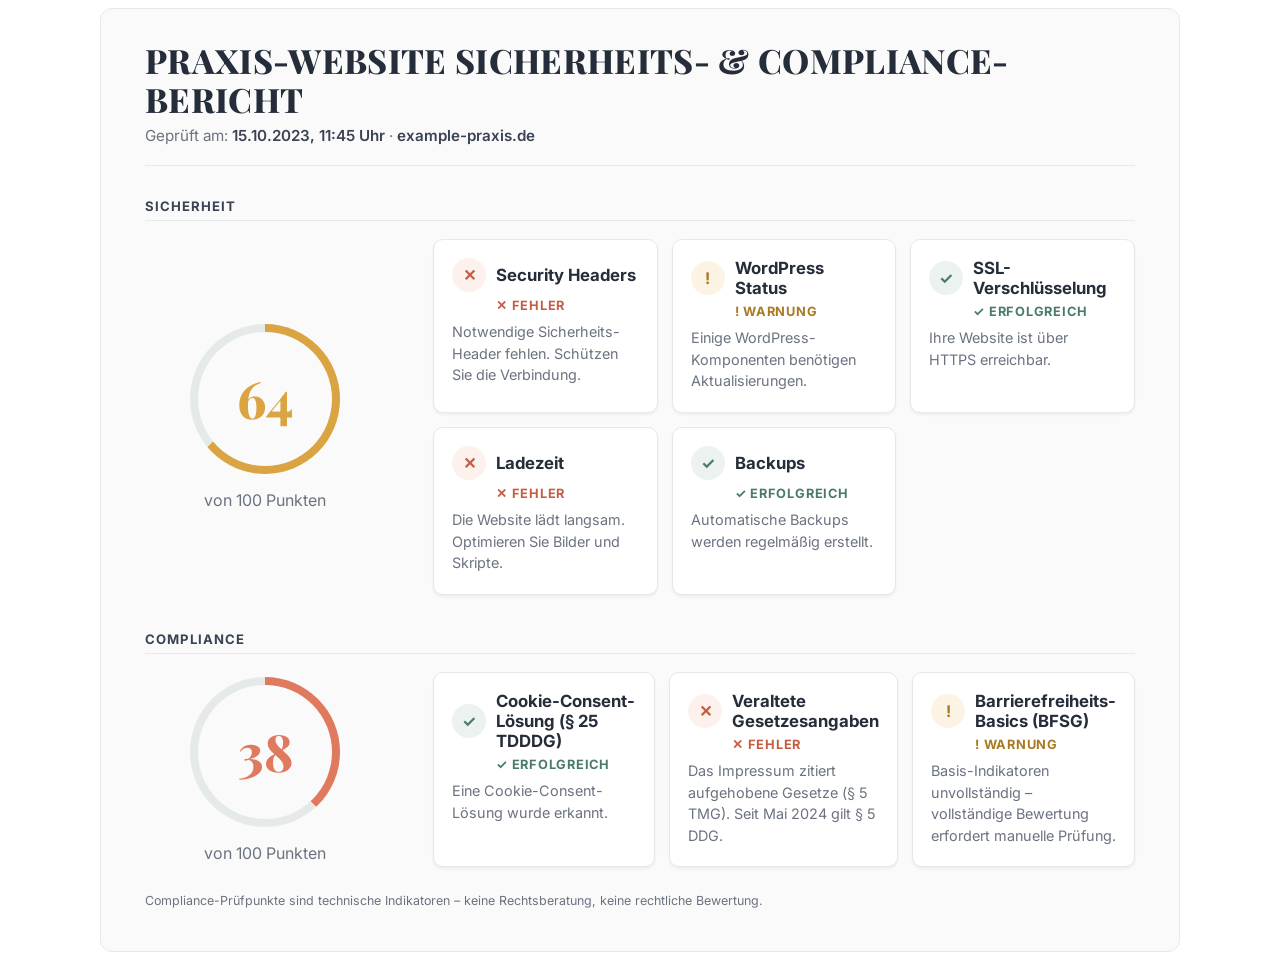
<file: components/dashboard.html>
<!DOCTYPE html>
<html lang="de">
<head>
<meta charset="UTF-8">
<meta name="viewport" content="width=device-width, initial-scale=1.0">
<title>Hansa Neuron — Sicherheitsbericht Dashboard</title>
<link rel="preconnect" href="https://fonts.googleapis.com">
<link rel="preconnect" href="https://fonts.gstatic.com" crossorigin>
<link href="https://fonts.googleapis.com/css2?family=Playfair+Display:wght@700;800&family=Inter:wght@400;500;600;700&display=swap" rel="stylesheet">
<style>
/* =====================================================================
   HANSA NEURON — SECURITY DASHBOARD COMPONENT
   Self-contained. All selectors scoped under .hn-dash to allow safe
   embedding in index.html (#probleme) or the check tool results view.
   No JavaScript required for the static initial state.
   ===================================================================== */

.hn-dash {
  /* Brand tokens (mirrors assets/style.css) */
  --hnd-teal:       #6B9A8F;
  --hnd-teal-dark:  #4A7A6E;
  --hnd-teal-50:    #EBF2F0;
  --hnd-slate:      #3A4354;
  --hnd-slate-dark: #252D3A;
  --hnd-terra:      #E07A5F;
  --hnd-terra-dark: #C45E43;
  --hnd-terra-50:   #FDF1EE;
  --hnd-amber:      #D9A441;
  --hnd-amber-dark: #A87A22;
  --hnd-amber-50:   #FBF4E4;
  --hnd-white:      #FFFFFF;
  --hnd-bg:         #FAFAFA;
  --hnd-border:     #E5E9E8;
  --hnd-text:       #2C2C2C;
  --hnd-muted:      #6B7280;

  font-family: 'Inter', -apple-system, BlinkMacSystemFont, 'Segoe UI', sans-serif;
  color: var(--hnd-text);
  background: var(--hnd-bg);
  border: 1px solid var(--hnd-border);
  border-radius: 12px;
  padding: 32px clamp(20px, 4vw, 44px) 40px;
  max-width: 1080px;
  margin: 0 auto;
  box-sizing: border-box;
}
.hn-dash *, .hn-dash *::before, .hn-dash *::after { box-sizing: inherit; }

/* ---------- Header ---------- */
.hn-dash__header { margin-bottom: 20px; }
.hn-dash__title {
  font-family: 'Playfair Display', Georgia, serif;
  font-weight: 800;
  font-size: clamp(1.35rem, 3.2vw, 2.1rem);
  letter-spacing: 0.01em;
  text-transform: uppercase;
  color: var(--hnd-slate-dark);
  margin: 0 0 8px;
  line-height: 1.15;
}
.hn-dash__meta {
  font-size: 0.95rem;
  color: var(--hnd-muted);
  margin: 0;
}
.hn-dash__meta strong { color: var(--hnd-slate); font-weight: 600; }
.hn-dash__divider {
  border: 0;
  border-top: 1px solid var(--hnd-border);
  margin: 20px 0 32px;
}

/* ---------- Layout: score left, grid right ---------- */
.hn-dash__body {
  display: grid;
  grid-template-columns: 240px 1fr;
  gap: clamp(24px, 4vw, 48px);
  align-items: center;
}

/* ---------- Score circle ---------- */
.hn-dash__score {
  display: flex;
  flex-direction: column;
  align-items: center;
  gap: 16px;
  text-align: center;
}
.hn-dash__ring {
  --hnd-score: 42;              /* set inline per instance */
  --hnd-ring-color: var(--hnd-terra);
  width: 200px;
  height: 200px;
  border-radius: 50%;
  display: flex;
  align-items: center;
  justify-content: center;
  background:
    conic-gradient(var(--hnd-ring-color) calc(var(--hnd-score) * 1%),
                   var(--hnd-border) 0);
}
.hn-dash__ring-inner {
  width: calc(100% - 16px);
  height: calc(100% - 16px);
  border-radius: 50%;
  background: var(--hnd-bg);
  display: flex;
  align-items: center;
  justify-content: center;
}
.hn-dash__score-num {
  font-family: 'Playfair Display', Georgia, serif;
  font-weight: 800;
  font-size: 4.5rem;
  line-height: 1;
  color: var(--hnd-ring-color);
}
.hn-dash__score-label {
  font-size: 1rem;
  color: var(--hnd-muted);
  margin: 0;
}
/* Score color states: fail <50, warn 50–79, pass 80+ */
.hn-dash__ring--fail { --hnd-ring-color: var(--hnd-terra); }
.hn-dash__ring--warn { --hnd-ring-color: var(--hnd-amber); }
.hn-dash__ring--pass { --hnd-ring-color: var(--hnd-teal-dark); }

/* Dual-score variant: one section per category (ring + its checks) */
.hn-dash__section + .hn-dash__section { margin-top: 36px; }
.hn-dash__section .hn-dash__group-head { margin: 0 0 18px; }
.hn-dash__ring--sm { width: 150px; height: 150px; }
.hn-dash__ring--sm .hn-dash__score-num { font-size: 3.2rem; }
.hn-dash__score-title {
  font-size: 0.82rem; font-weight: 700; letter-spacing: 0.08em;
  text-transform: uppercase; color: var(--hnd-slate); margin: 0;
}
.hn-dash__group-head {
  grid-column: 1 / -1; font-size: 0.82rem; font-weight: 700; letter-spacing: 0.08em;
  text-transform: uppercase; color: var(--hnd-slate); margin: 6px 0 -4px;
  padding-bottom: 6px; border-bottom: 1px solid var(--hnd-border);
}
.hn-dash__group-head:first-child { margin-top: 0; }
.hn-dash__footnote { font-size: 0.78rem; color: var(--hnd-muted); line-height: 1.6; margin: 24px 0 0; }

/* ---------- Check grid ---------- */
.hn-dash__grid {
  display: grid;
  grid-template-columns: repeat(3, 1fr);
  gap: 14px;
}
.hn-dash__item {
  background: var(--hnd-white);
  border: 1px solid var(--hnd-border);
  border-radius: 10px;
  padding: 18px 18px 20px;
  box-shadow: 0 2px 3px rgba(37, 45, 58, 0.06);
}
.hn-dash__item-head {
  display: flex;
  align-items: center;
  gap: 10px;
  margin-bottom: 6px;
}
.hn-dash__badge {
  flex: 0 0 auto;
  width: 34px;
  height: 34px;
  border-radius: 50%;
  display: flex;
  align-items: center;
  justify-content: center;
  font-size: 1rem;
  font-weight: 700;
  line-height: 1;
}
.hn-dash__item-title {
  font-size: 1.05rem;
  font-weight: 700;
  color: var(--hnd-slate-dark);
  margin: 0;
}
.hn-dash__status {
  display: block;
  font-size: 0.8rem;
  font-weight: 700;
  letter-spacing: 0.06em;
  text-transform: uppercase;
  margin: 0 0 8px 44px;
}
.hn-dash__item-desc {
  font-size: 0.9rem;
  line-height: 1.5;
  color: var(--hnd-muted);
  margin: 0;
}

/* Status variants */
.hn-dash__item--pass .hn-dash__badge  { background: var(--hnd-teal-50);  color: var(--hnd-teal-dark); }
.hn-dash__item--pass .hn-dash__status { color: var(--hnd-teal-dark); }
.hn-dash__item--warn .hn-dash__badge  { background: var(--hnd-amber-50); color: var(--hnd-amber-dark); }
.hn-dash__item--warn .hn-dash__status { color: var(--hnd-amber-dark); }
.hn-dash__item--fail .hn-dash__badge  { background: var(--hnd-terra-50); color: var(--hnd-terra-dark); }
.hn-dash__item--fail .hn-dash__status { color: var(--hnd-terra-dark); }

/* ---------- Responsive ---------- */
@media (max-width: 900px) {
  .hn-dash__body { grid-template-columns: 1fr; }
  .hn-dash__score { margin-bottom: 8px; }
  .hn-dash__grid { grid-template-columns: repeat(2, 1fr); }
}
@media (max-width: 560px) {
  .hn-dash { padding: 24px 16px 28px; }
  .hn-dash__grid { grid-template-columns: 1fr; }
  .hn-dash__ring { width: 160px; height: 160px; }
  .hn-dash__score-num { font-size: 3.4rem; }
  .hn-dash__ring--sm { width: 126px; height: 126px; }
  .hn-dash__ring--sm .hn-dash__score-num { font-size: 2.6rem; }
}

/* ---------- Print ---------- */
@media print {
  .hn-dash { border: none; background: #fff; }
  .hn-dash__item { box-shadow: none; break-inside: avoid; }
}
</style>
</head>
<body>

<!-- ================= COMPONENT START (copy from here) ================= -->
<section class="hn-dash" id="hn-dash" aria-label="Praxis-Website Sicherheitsbericht">

  <header class="hn-dash__header">
    <h2 class="hn-dash__title" data-hnd="title">Praxis-Website Sicherheits- &amp; Compliance-Bericht</h2>
    <p class="hn-dash__meta">
      Geprüft am: <strong data-hnd="timestamp">15.10.2023, 11:45 Uhr</strong>
      <span data-hnd="host-wrap"> · <strong data-hnd="host">example-praxis.de</strong></span>
    </p>
  </header>

  <hr class="hn-dash__divider">

  <!-- Section: Sicherheit (ring + its checks) -->
  <div class="hn-dash__section" data-hnd="section-security">
    <h3 class="hn-dash__group-head">Sicherheit</h3>
    <div class="hn-dash__body">
      <div class="hn-dash__score">
        <div class="hn-dash__ring hn-dash__ring--sm hn-dash__ring--warn" data-hnd="ring-security" style="--hnd-score: 64;"
             role="img" aria-label="Sicherheit: 64 von 100 Punkten">
          <div class="hn-dash__ring-inner">
            <span class="hn-dash__score-num" data-hnd="score-security">64</span>
          </div>
        </div>
        <p class="hn-dash__score-label">von 100 Punkten</p>
      </div>

      <div class="hn-dash__grid" data-hnd="grid-security">

      <article class="hn-dash__item hn-dash__item--fail">
        <div class="hn-dash__item-head">
          <span class="hn-dash__badge" aria-hidden="true">✕</span>
          <h3 class="hn-dash__item-title">Security Headers</h3>
        </div>
        <span class="hn-dash__status">✕ Fehler</span>
        <p class="hn-dash__item-desc">Notwendige Sicherheits-Header fehlen. Schützen Sie die Verbindung.</p>
      </article>

      <article class="hn-dash__item hn-dash__item--warn">
        <div class="hn-dash__item-head">
          <span class="hn-dash__badge" aria-hidden="true">!</span>
          <h3 class="hn-dash__item-title">WordPress Status</h3>
        </div>
        <span class="hn-dash__status">! Warnung</span>
        <p class="hn-dash__item-desc">Einige WordPress-Komponenten benötigen Aktualisierungen.</p>
      </article>

      <article class="hn-dash__item hn-dash__item--pass">
        <div class="hn-dash__item-head">
          <span class="hn-dash__badge" aria-hidden="true">✓</span>
          <h3 class="hn-dash__item-title">SSL-Verschlüsselung</h3>
        </div>
        <span class="hn-dash__status">✓ Erfolgreich</span>
        <p class="hn-dash__item-desc">Ihre Website ist über HTTPS erreichbar.</p>
      </article>

      <article class="hn-dash__item hn-dash__item--fail">
        <div class="hn-dash__item-head">
          <span class="hn-dash__badge" aria-hidden="true">✕</span>
          <h3 class="hn-dash__item-title">Ladezeit</h3>
        </div>
        <span class="hn-dash__status">✕ Fehler</span>
        <p class="hn-dash__item-desc">Die Website lädt langsam. Optimieren Sie Bilder und Skripte.</p>
      </article>

      <article class="hn-dash__item hn-dash__item--pass">
        <div class="hn-dash__item-head">
          <span class="hn-dash__badge" aria-hidden="true">✓</span>
          <h3 class="hn-dash__item-title">Backups</h3>
        </div>
        <span class="hn-dash__status">✓ Erfolgreich</span>
        <p class="hn-dash__item-desc">Automatische Backups werden regelmäßig erstellt.</p>
      </article>

      </div>
    </div>
  </div>

  <!-- Section: Compliance (ring + its checks) -->
  <div class="hn-dash__section" data-hnd="section-compliance">
    <h3 class="hn-dash__group-head">Compliance</h3>
    <div class="hn-dash__body">
      <div class="hn-dash__score">
        <div class="hn-dash__ring hn-dash__ring--sm hn-dash__ring--fail" data-hnd="ring-compliance" style="--hnd-score: 38;"
             role="img" aria-label="Compliance: 38 von 100 Punkten">
          <div class="hn-dash__ring-inner">
            <span class="hn-dash__score-num" data-hnd="score-compliance">38</span>
          </div>
        </div>
        <p class="hn-dash__score-label">von 100 Punkten</p>
      </div>

      <div class="hn-dash__grid" data-hnd="grid-compliance">

      <article class="hn-dash__item hn-dash__item--pass">
        <div class="hn-dash__item-head">
          <span class="hn-dash__badge" aria-hidden="true">✓</span>
          <h3 class="hn-dash__item-title">Cookie-Consent-Lösung (§ 25 TDDDG)</h3>
        </div>
        <span class="hn-dash__status">✓ Erfolgreich</span>
        <p class="hn-dash__item-desc">Eine Cookie-Consent-Lösung wurde erkannt.</p>
      </article>

      <article class="hn-dash__item hn-dash__item--fail">
        <div class="hn-dash__item-head">
          <span class="hn-dash__badge" aria-hidden="true">✕</span>
          <h3 class="hn-dash__item-title">Veraltete Gesetzesangaben</h3>
        </div>
        <span class="hn-dash__status">✕ Fehler</span>
        <p class="hn-dash__item-desc">Das Impressum zitiert aufgehobene Gesetze (§ 5 TMG). Seit Mai 2024 gilt § 5 DDG.</p>
      </article>

      <article class="hn-dash__item hn-dash__item--warn">
        <div class="hn-dash__item-head">
          <span class="hn-dash__badge" aria-hidden="true">!</span>
          <h3 class="hn-dash__item-title">Barrierefreiheits-Basics (BFSG)</h3>
        </div>
        <span class="hn-dash__status">! Warnung</span>
        <p class="hn-dash__item-desc">Basis-Indikatoren unvollständig – vollständige Bewertung erfordert manuelle Prüfung.</p>
      </article>

      </div>
    </div>
  </div>

  <p class="hn-dash__footnote">Compliance-Prüfpunkte sind technische Indikatoren – keine Rechtsberatung, keine rechtliche Bewertung.</p>
</section>
<!-- ================= COMPONENT END ================= -->

<script>
/**
 * OPTIONAL data-driven renderer — the static markup above works without it.
 * Call renderHnDashboard(data[, rootEl]) e.g. with the /api/check response.
 *
 * data = {
 *   scores: { security: 64, compliance: 38 },   // preferred; falls back to data.score for both
 *   timestamp: "15.10.2023, 11:45 Uhr",
 *   host: "example-praxis.de",
 *   checks: [
 *     { id: 'sec_headers', category: 'security', title: 'Security Headers', status: 'fail', description: '...' },
 *     { id: 'imp_repealed', category: 'compliance', title: 'Veraltete Gesetzesangaben', status: 'fail', description: '...' },
 *     ...
 *   ]
 * }
 * status: 'pass' | 'warn' | 'fail'  ('info' renders neutral like pass but labelled "Info")
 * category: 'security' | 'compliance'  (missing category defaults to 'security')
 */
function renderHnDashboard(data, rootEl) {
  var root = rootEl || document.getElementById('hn-dash');
  if (!root || !data) return;

  var STATUS = {
    pass: { cls: 'pass', icon: '✓', label: '✓ Erfolgreich' },
    warn: { cls: 'warn', icon: '!', label: '! Warnung' },
    fail: { cls: 'fail', icon: '✕', label: '✕ Fehler' },
    info: { cls: 'pass', icon: 'i', label: 'Info' }
  };
  var GROUPS = { security: 'Sicherheit', compliance: 'Compliance' };

  // Score circles: red <50, amber 50–79, green 80+
  var scores = data.scores || { security: data.score, compliance: data.score };
  ['security', 'compliance'].forEach(function (cat) {
    var score = Math.max(0, Math.min(100, Number(scores[cat]) || 0));
    var tier = score < 50 ? 'fail' : score < 80 ? 'warn' : 'pass';
    var ring = root.querySelector('[data-hnd="ring-' + cat + '"]');
    if (!ring) return;
    ring.className = 'hn-dash__ring hn-dash__ring--sm hn-dash__ring--' + tier;
    ring.style.setProperty('--hnd-score', score);
    ring.setAttribute('aria-label', GROUPS[cat] + ': ' + score + ' von 100 Punkten');
    root.querySelector('[data-hnd="score-' + cat + '"]').textContent = score;
  });

  // Header meta
  root.querySelector('[data-hnd="timestamp"]').textContent = data.timestamp || '';
  var hostWrap = root.querySelector('[data-hnd="host-wrap"]');
  hostWrap.style.display = data.host ? '' : 'none';
  root.querySelector('[data-hnd="host"]').textContent = data.host || '';

  // Check items: one section (ring + grid) per category
  ['security', 'compliance'].forEach(function (cat) {
    var grid = root.querySelector('[data-hnd="grid-' + cat + '"]');
    var section = root.querySelector('[data-hnd="section-' + cat + '"]');
    if (!grid) return;
    grid.textContent = '';
    var items = (data.checks || []).filter(function (c) {
      return (c.category || 'security') === cat;
    });
    if (section) section.style.display = items.length ? '' : 'none';

    items.forEach(function (c) {
      var s = STATUS[c.status] || STATUS.info;
      var item = document.createElement('article');
      item.className = 'hn-dash__item hn-dash__item--' + s.cls;

      var headEl = document.createElement('div');
      headEl.className = 'hn-dash__item-head';
      var badge = document.createElement('span');
      badge.className = 'hn-dash__badge';
      badge.setAttribute('aria-hidden', 'true');
      badge.textContent = s.icon;
      var title = document.createElement('h3');
      title.className = 'hn-dash__item-title';
      title.textContent = c.title || c.id || '';
      headEl.appendChild(badge);
      headEl.appendChild(title);

      var status = document.createElement('span');
      status.className = 'hn-dash__status';
      status.textContent = s.label;

      var desc = document.createElement('p');
      desc.className = 'hn-dash__item-desc';
      desc.textContent = c.description || '';

      item.appendChild(headEl);
      item.appendChild(status);
      item.appendChild(desc);
      grid.appendChild(item);
    });
  });
}

/* Demo (uncomment to test):
renderHnDashboard({
  scores: { security: 87, compliance: 52 },
  timestamp: "14.07.2026, 09:30 Uhr",
  host: "muster-zahnarzt.de",
  checks: [
    { id: 'ssl', category: 'security', title: 'SSL-Verschlüsselung', status: 'pass', description: 'Ihre Website ist über HTTPS erreichbar.' },
    { id: 'imp_repealed', category: 'compliance', title: 'Veraltete Gesetzesangaben', status: 'fail', description: 'Das Impressum zitiert § 5 TMG.' }
  ]
});
*/
</script>
</body>
</html>
</file>
<file: assets/style.css>
/* ═══════════════════════════════════════════════════════════
   Hansa Neuron — shared stylesheet (multi-page, v2 2026)
   Website Compliance, Sicherheit, Hosting & Wartung
   für Ärzte und Zahnärzte in Deutschland
   ═══════════════════════════════════════════════════════════ */

/* ── Brand tokens ──────────────────────────────────── */
:root {
  --teal:        #6B9A8F;
  --teal-dark:   #4A7A6E;
  --teal-light:  #8BB8AE;
  --teal-50:     #EBF2F0;
  --teal-100:    #D2E6E2;
  --slate:       #3A4354;
  --slate-dark:  #252D3A;
  --slate-light: #5A6577;
  --slate-50:    #F0F1F4;
  --terra:       #E07A5F;
  --terra-dark:  #C45E43;
  --terra-light: #EDA090;
  --terra-50:    #FDF1EE;
  --warn:        #D9A441;
  --warn-50:     #FBF4E4;
  --bg:          #FAFAFA;
  --white:       #FFFFFF;
  --border:      #E5E9E8;
  --text-main:   #2C2C2C;
  --text-muted:  #6B7280;
  --ff-display:  'Playfair Display', Georgia, serif;
  --ff-body:     'Inter', system-ui, sans-serif;
}

/* ── Reset ─────────────────────────────────────────── */
*, *::before, *::after { box-sizing: border-box; margin: 0; padding: 0; }
html { scroll-behavior: smooth; font-size: 16px; -webkit-text-size-adjust: 100%; text-size-adjust: 100%; }
section[id] { scroll-margin-top: 145px; }
body {
  background: var(--bg);
  color: var(--text-main);
  font-family: var(--ff-body);
  font-weight: 400;
  line-height: 1.65;
  overflow-x: hidden;
}
::-webkit-scrollbar { width: 4px; }
::-webkit-scrollbar-track { background: var(--bg); }
::-webkit-scrollbar-thumb { background: var(--teal-light); border-radius: 2px; }

/* ── Utilities ─────────────────────────────────────── */
.teal { color: var(--teal); }
.label {
  display: inline-block;
  font-size: .68rem; font-weight: 600; letter-spacing: .1em;
  text-transform: uppercase; color: var(--teal); background: var(--teal-50);
  padding: .3em .8em; border-radius: 3px;
}
.label.terra { color: var(--terra-dark); background: var(--terra-50); }

/* ── Nav ───────────────────────────────────────────── */
nav {
  position: fixed; top: 0; left: 0; right: 0; z-index: 100;
  display: flex; align-items: center; justify-content: space-between;
  padding: 0.75rem 5vw;
  background: rgba(250,250,250,.95);
  backdrop-filter: blur(8px);
  border-bottom: 1px solid var(--border);
}
.nav-logo { display: flex; align-items: center; gap: .75rem; text-decoration: none; }
.nav-logo-img { height: 67.5px; width: auto; display: block; }
.nav-links { display: flex; gap: 2rem; list-style: none; }
.nav-links a {
  text-decoration: none; color: var(--text-muted);
  font-size: .82rem; font-weight: 500; letter-spacing: .02em; transition: color .2s;
}
.nav-links a:hover, .nav-links a.active { color: var(--teal-dark); }
.nav-right { display: flex; align-items: center; gap: 1rem; }
.lang-switcher {
  display: flex; align-items: center; gap: 2px;
  background: var(--slate-50); border: 1px solid var(--border);
  border-radius: 5px; padding: 2px;
}
.lang-btn {
  background: none; border: none; cursor: pointer;
  font-family: var(--ff-body); font-size: .68rem; font-weight: 700; letter-spacing: .08em;
  padding: .3rem .6rem; border-radius: 3px; color: var(--text-muted);
  transition: background .15s, color .15s;
}
.lang-btn.active { background: var(--white); color: var(--teal-dark); box-shadow: 0 1px 3px rgba(0,0,0,.08); }
.nav-cta {
  font-size: .78rem; font-weight: 600; letter-spacing: .04em; text-decoration: none;
  color: var(--white); background: var(--terra);
  padding: .55rem 1.3rem; border-radius: 4px;
  transition: background .2s, transform .15s; white-space: nowrap;
}
.nav-cta:hover { background: var(--terra-dark); transform: translateY(-1px); }
.nav-hamburger {
  display: none; flex-direction: column; gap: 4px;
  background: none; border: none; cursor: pointer; padding: 4px;
}
.nav-hamburger span {
  display: block; width: 22px; height: 2px;
  background: var(--slate); border-radius: 1px;
  transition: transform .25s, opacity .25s;
}

/* ── Mobile nav drawer ─────────────────────────────── */
.mobile-menu {
  display: none; position: fixed; top: 0; left: 0; right: 0; bottom: 0;
  background: var(--white); z-index: 99;
  padding: 185px 8vw 3rem;
  flex-direction: column; gap: 2rem; overflow-y: auto;
}
.mobile-menu.open { display: flex; }
.mobile-menu a {
  text-decoration: none; color: var(--slate);
  font-size: 1.5rem; font-weight: 600;
  border-bottom: 1px solid var(--border); padding-bottom: 1.1rem;
}
.mobile-menu a.btn-primary { border-bottom: none; padding-bottom: .9rem; display: block; text-align: center; }
.mobile-close {
  position: absolute; top: 1.25rem; right: 5vw;
  background: none; border: none; font-size: 1.75rem; line-height: 1;
  color: var(--slate); cursor: pointer; padding: .5rem;
}

/* ── Buttons ───────────────────────────────────────── */
.btn-primary {
  display: inline-flex; align-items: center; gap: .55rem;
  background: var(--terra); color: var(--white); text-decoration: none;
  font-size: .85rem; font-weight: 600; letter-spacing: .02em;
  padding: .85rem 1.75rem; border-radius: 4px; border: none; cursor: pointer;
  font-family: var(--ff-body);
  transition: background .2s, transform .15s, box-shadow .2s;
}
.btn-primary:hover { background: var(--terra-dark); transform: translateY(-2px); box-shadow: 0 6px 20px rgba(224,122,95,.3); }
.btn-primary:disabled { opacity: .6; cursor: wait; transform: none; }
.btn-outline {
  display: inline-flex; align-items: center; gap: .5rem;
  color: var(--teal-dark); text-decoration: none; font-size: .82rem; font-weight: 500;
  border: 1.5px solid var(--teal-light); padding: .82rem 1.6rem; border-radius: 4px;
  transition: background .2s, border-color .2s; background: transparent; cursor: pointer;
  font-family: var(--ff-body);
}
.btn-outline:hover { background: var(--teal-50); border-color: var(--teal); }

/* ── Section base ──────────────────────────────────── */
section { padding: 6rem 5vw; }
.section-kicker { font-size: .68rem; font-weight: 700; letter-spacing: .14em; text-transform: uppercase; color: var(--teal); margin-bottom: .75rem; }
.section-title { font-family: var(--ff-display); font-size: clamp(1.8rem, 3.5vw, 2.6rem); font-weight: 700; color: var(--slate); line-height: 1.18; margin-bottom: 1rem; }
.section-title em { font-style: italic; color: var(--teal); }
.section-body { color: var(--text-muted); font-size: .95rem; max-width: 560px; line-height: 1.8; }
.section-center { text-align: center; }
.section-center .section-body { margin: 0 auto; }

/* ── Page hero (inner pages) ───────────────────────── */
.page-hero {
  padding: 13rem 5vw 4rem;
  background: linear-gradient(160deg, var(--white) 0%, var(--teal-50) 100%);
  text-align: center;
}
.page-hero .section-title { font-size: clamp(2rem, 4vw, 3.2rem); margin-top: 1.2rem; }
.page-hero .section-body { margin: 0 auto; max-width: 620px; }

/* ── Home hero ─────────────────────────────────────── */
.hero {
  min-height: 78vh;
  display: flex; align-items: center;
  padding: 8rem 5vw 5rem; /* top clears the ~92px fixed nav */
  background: linear-gradient(160deg, var(--white) 0%, var(--teal-50) 100%);
  position: relative; overflow: hidden;
}
.hero::before {
  content: ''; position: absolute; right: -5%; top: -5%;
  width: 55%; height: 110%;
  background: radial-gradient(ellipse at 60% 40%, rgba(107,154,143,.1) 0%, transparent 65%);
  pointer-events: none;
}
/* Photo background (desktop only — see media query below) */
.hero-bg {
  position: absolute; inset: 0; z-index: 0; display: none;
  background-image: url('website-hero.webp');
  background-size: cover; background-position: top right;
}
.hero-scrim {
  position: absolute; inset: 0; z-index: 0; display: none;
  background: linear-gradient(100deg,
    var(--white) 0%, var(--white) 26%,
    rgba(255,255,255,.88) 42%, rgba(255,255,255,.4) 56%, rgba(255,255,255,0) 68%);
}
@media (min-width: 1200px) {
  .hero-bg, .hero-scrim { display: block; }
}
.hero-content { position: relative; z-index: 1; max-width: 600px; min-width: 0; width: 100%; }
.hero-eyebrow { margin-bottom: 1.5rem; opacity: 0; animation: fadeUp .7s .1s ease forwards; }
.hero-headline {
  font-family: var(--ff-display);
  font-size: clamp(2.4rem, 4.5vw, 3.8rem); font-weight: 700;
  line-height: 1.1; letter-spacing: -.02em; color: var(--slate);
  margin-bottom: 1.25rem; opacity: 0; animation: fadeUp .7s .25s ease forwards;
}
.hero-headline em { font-style: italic; color: var(--teal); }
.hero-sub {
  font-size: 1.05rem; color: var(--text-muted); max-width: 500px; line-height: 1.75;
  margin-bottom: 2.25rem; opacity: 0; animation: fadeUp .7s .4s ease forwards;
}
.hero-actions {
  display: flex; gap: 1rem; align-items: center; flex-wrap: wrap;
  opacity: 0; animation: fadeUp .7s .55s ease forwards;
}
.hero-note { font-size: .75rem; color: var(--text-muted); margin-top: 1rem; opacity: 0; animation: fadeUp .7s .7s ease forwards; }

/* Hero trust pills (overlaid on the photo, also shown on mobile without it) */
.hero-trust-row {
  display: grid; grid-template-columns: minmax(0,1fr) minmax(0,1fr); gap: .6rem;
  margin-top: 2.25rem; opacity: 0; animation: fadeUp .7s .85s ease forwards;
}
.htp {
  display: flex; align-items: center; gap: .6rem; min-width: 0;
  background: rgba(255,255,255,.92); border: 1px solid var(--border); border-radius: 12px;
  padding: .65rem 1rem; font-size: .76rem; color: var(--text-muted);
  box-shadow: 0 2px 10px rgba(58,67,84,.06);
  overflow-wrap: break-word; /* last-resort safety net only, not the primary fix */
}
@media (max-width: 480px) {
  .hero-trust-row { grid-template-columns: 1fr; }
}
.htp img { width: 24px; height: 24px; flex-shrink: 0; image-rendering: auto; }
.htp strong { color: var(--slate); font-weight: 700; margin-right: .35rem; }
.htp > span { min-width: 0; }
.htp-live { grid-column: 1 / -1; padding-left: 1.1rem; }
.htp-live .hc-pulse { margin-right: .15rem; }
.htp-title { font-size: .78rem; color: var(--slate); font-weight: 600; line-height: 1.3; }
.htp-title span { color: var(--teal-dark); font-weight: 700; }
.htp-sub { font-size: .66rem; color: var(--text-muted); line-height: 1.3; }

/* Hero visual cards */
.hero-visual { position: relative; z-index: 1; opacity: 0; animation: fadeIn 1s .4s ease forwards; }
.hero-card-grid { display: grid; grid-template-columns: 1fr 1fr; gap: 1rem; }
.hc {
  background: var(--white); border: 1px solid var(--border); border-radius: 10px;
  padding: 1.4rem 1.6rem; box-shadow: 0 2px 12px rgba(58,67,84,.06);
  transition: transform .3s, box-shadow .3s;
}
.hc:hover { transform: translateY(-3px); box-shadow: 0 8px 24px rgba(58,67,84,.1); }
.hc-icon {
  width: 46px; height: 46px; border-radius: 11px;
  display: flex; align-items: center; justify-content: center; margin-bottom: 1rem;
}
.hc-icon.teal  { background: var(--teal-50); color: var(--teal-dark); }
.hc-icon.terra { background: var(--terra-50); color: var(--terra-dark); }
.hc-icon.slate { background: var(--slate-50); color: var(--slate); }
.hc-num { font-family: var(--ff-display); font-size: 1.5rem; font-weight: 700; color: var(--slate); line-height: 1.15; margin-bottom: .2rem; }
.hc-label { font-size: .7rem; font-weight: 600; letter-spacing: .08em; text-transform: uppercase; color: var(--text-muted); }
.hc.wide { grid-column: span 2; display: flex; align-items: center; gap: 1.2rem; padding: 1.2rem 1.6rem; }
.hc.wide .hc-icon { margin-bottom: 0; flex-shrink: 0; }
.hc-pulse { width: 10px; height: 10px; border-radius: 50%; background: var(--teal); animation: pulse 2.5s ease-in-out infinite; flex-shrink: 0; }
.hc-status { font-size: .82rem; color: var(--slate); font-weight: 500; }
.hc-status span { color: var(--teal-dark); font-weight: 600; }

/* ── Icon sprite system ─────────────────────────────── */
/* icons-web.png & icons-security.png — 7 cols × 4 rows              */
/* background-size: 700% 400%;                                        */
/* col x: 0=0%  1=16.67%  2=33.33%  3=50%  4=66.67%  5=83.33%  6=100% */
/* row y: 0=0%  1=33.33%  2=66.67%  3=100%                           */

/* ── Problem grid (risk section) ───────────────────── */
.problem-grid { display: grid; grid-template-columns: repeat(3, 1fr); gap: 1.25rem; margin-top: 3rem; }
.problem-card {
  background: var(--white); border: 1px solid var(--border); border-radius: 10px;
  padding: 1.5rem 1.6rem; display: flex; gap: 1rem; align-items: flex-start;
  transition: border-color .25s, box-shadow .25s;
}
.problem-card:hover { border-color: var(--terra-light); box-shadow: 0 4px 18px rgba(224,122,95,.1); }
.problem-icon {
  width: 48px; height: 48px; border-radius: 12px; flex-shrink: 0;
  background: linear-gradient(145deg, var(--teal-50) 0%, var(--white) 100%);
  border: 1px solid var(--teal-100);
  display: flex; align-items: center; justify-content: center;
}
.problem-title { font-size: .88rem; font-weight: 700; color: var(--slate); margin-bottom: .25rem; }
.problem-desc { font-size: .8rem; color: var(--text-muted); line-height: 1.65; }

/* ── Funnel steps ──────────────────────────────────── */
.steps { display: grid; grid-template-columns: repeat(3, 1fr); gap: 1.5rem; margin-top: 3.5rem; counter-reset: step; }
.step {
  background: var(--white); border: 1px solid var(--border); border-radius: 12px;
  padding: 2rem; position: relative;
}
.step-num {
  font-family: var(--ff-display); font-size: 2.6rem; font-weight: 700;
  color: var(--teal-100); line-height: 1; margin-bottom: 1rem;
}
.step-title { font-size: 1rem; font-weight: 700; color: var(--slate); margin-bottom: .5rem; }
.step-desc { font-size: .85rem; color: var(--text-muted); line-height: 1.75; }
.step-tag { margin-top: 1rem; }

/* ── Explainer video (2026-08-04) ──────────────────────
   Click-to-play facade: nothing is requested from YouTube
   until the user explicitly clicks. Keeps the section
   consistent with "keine Tracking-Cookies" / TDDDG §25 —
   the same pre-consent-third-party check this site's own
   Website-Check flags on OTHER sites. ──────────────────── */
.video-frame-wrap { max-width: 320px; margin: 3rem auto 0; }
.video-frame {
  position: relative; width: 100%; aspect-ratio: 9 / 16;
  border-radius: 16px; overflow: hidden; background: var(--slate-dark);
  box-shadow: 0 8px 28px rgba(58,67,84,.16);
}
.video-frame iframe { position: absolute; inset: 0; width: 100%; height: 100%; border: 0; }
.video-poster {
  position: absolute; inset: 0; width: 100%; height: 100%; padding: 0; margin: 0;
  border: 0; cursor: pointer; background: var(--slate-dark);
}
.video-poster img { width: 100%; height: 100%; object-fit: cover; display: block; }
.video-poster::after {
  content: ""; position: absolute; inset: 0;
  background: linear-gradient(180deg, rgba(37,45,58,.05) 0%, rgba(37,45,58,.35) 100%);
}
.video-play-btn {
  position: absolute; top: 50%; left: 50%; transform: translate(-50%, -50%);
  width: 64px; height: 64px; border-radius: 50%;
  background: var(--white); display: flex; align-items: center; justify-content: center;
  box-shadow: 0 4px 18px rgba(0,0,0,.28); transition: transform .2s ease, background .2s ease;
}
.video-poster:hover .video-play-btn, .video-poster:focus-visible .video-play-btn {
  transform: translate(-50%, -50%) scale(1.08); background: var(--teal-50);
}
.video-play-btn svg { width: 22px; height: 22px; fill: var(--teal-dark); margin-left: 2px; }
.video-consent-note {
  font-size: .74rem; color: var(--text-muted); text-align: center;
  max-width: 320px; margin: .85rem auto 0; line-height: 1.6;
}
.video-consent-note a { color: var(--teal-dark); text-decoration: underline; }
.video-transcript {
  max-width: 640px; margin: 1.75rem auto 0; border: 1px solid var(--border);
  border-radius: 10px; padding: 0; background: var(--white);
}
.video-transcript summary {
  cursor: pointer; list-style: none; font-size: .85rem; font-weight: 700;
  color: var(--teal-dark); padding: .9rem 1.25rem; user-select: none;
}
.video-transcript summary::-webkit-details-marker { display: none; }
.video-transcript summary::before { content: "▸ "; font-size: .7rem; }
.video-transcript[open] summary::before { content: "▾ "; }
.video-transcript-body { padding: 0 1.25rem 1.25rem; font-size: .82rem; color: var(--text-muted); line-height: 1.9; }
.video-transcript-body .tc-time { color: var(--teal); font-weight: 700; font-family: var(--ff-body); margin-right: .4em; }
.video-transcript-body p { margin-bottom: .5rem; }
.sr-only {
  position: absolute; width: 1px; height: 1px; padding: 0; margin: -1px;
  overflow: hidden; clip: rect(0,0,0,0); white-space: nowrap; border: 0;
}

/* ── Service cards ─────────────────────────────────── */
.services-grid { display: grid; grid-template-columns: repeat(3, 1fr); gap: 1.5rem; margin-top: 3.5rem; }
.service-card {
  background: var(--bg); border: 1px solid var(--border); border-radius: 10px;
  padding: 2rem; position: relative; overflow: hidden;
  transition: border-color .25s, box-shadow .25s, transform .25s;
}
.service-card::after {
  content: ''; position: absolute; bottom: 0; left: 0; right: 0; height: 2px;
  background: linear-gradient(to right, var(--teal), var(--teal-light));
  transform: scaleX(0); transform-origin: left; transition: transform .35s ease;
}
.service-card:hover { border-color: var(--teal-100); box-shadow: 0 4px 20px rgba(107,154,143,.12); transform: translateY(-2px); }
.service-card:hover::after { transform: scaleX(1); }
.service-icon {
  width: 60px; height: 60px; border-radius: 14px; margin-bottom: 1.2rem;
  background: linear-gradient(145deg, var(--teal-50) 0%, var(--white) 100%);
  border: 1px solid var(--teal-100);
  display: flex; align-items: center; justify-content: center;
}
.service-name { font-size: 1rem; font-weight: 700; color: var(--slate); margin-bottom: .6rem; }
.service-desc { font-size: .875rem; color: var(--text-muted); line-height: 1.75; }

/* ── Care plan cards ───────────────────────────────── */
.plan-grid { display: grid; grid-template-columns: repeat(3, 1fr); gap: 1.5rem; margin-top: 3.5rem; align-items: stretch; }
.plan-card {
  background: var(--white); border: 1.5px solid var(--border); border-radius: 14px;
  padding: 2.25rem 2rem; display: flex; flex-direction: column; position: relative;
  transition: transform .25s, box-shadow .25s;
}
.plan-card:hover { transform: translateY(-4px); box-shadow: 0 10px 30px rgba(58,67,84,.1); }
.plan-card.featured { border-color: var(--teal); box-shadow: 0 8px 30px rgba(107,154,143,.18); }
.plan-card.featured .plan-name,
.plan-card.featured .plan-price,
.plan-card.featured .plan-for,
.plan-card.featured .plan-allowance strong { color: var(--slate-dark); }
.plan-flag {
  position: absolute; top: -13px; left: 50%; transform: translateX(-50%);
  background: var(--teal); color: var(--white);
  font-size: .62rem; font-weight: 700; letter-spacing: .1em; text-transform: uppercase;
  padding: .35em 1em; border-radius: 20px; white-space: nowrap;
}
.plan-name { font-size: .8rem; font-weight: 700; letter-spacing: .12em; text-transform: uppercase; color: var(--text-muted); margin-bottom: .6rem; }
.plan-price { font-family: var(--ff-display); font-size: 2.4rem; font-weight: 700; color: var(--slate); line-height: 1; }
.plan-price small { font-family: var(--ff-body); font-size: .8rem; font-weight: 500; color: var(--text-muted); }
.plan-for { font-size: .78rem; color: var(--teal-dark); font-weight: 600; margin: .8rem 0 1rem; }
.plan-allowance {
  display: flex; align-items: baseline; gap: .4rem;
  background: var(--teal-50); border-radius: 8px;
  padding: .55rem .75rem; margin-bottom: 1.4rem;
}
.plan-allowance strong { font-family: var(--ff-display); font-size: 1rem; font-weight: 700; color: var(--slate); }
.plan-allowance span { font-size: .75rem; color: var(--text-muted); }
.plan-features { list-style: none; display: flex; flex-direction: column; gap: .55rem; margin-bottom: 1.75rem; flex: 1; }
.plan-features li { font-size: .83rem; color: var(--text-muted); display: flex; gap: .55rem; align-items: flex-start; line-height: 1.55; }
.plan-features li::before { content: '✓'; color: var(--teal); font-weight: 700; flex-shrink: 0; }
.plan-features li.plus { font-weight: 600; color: var(--slate); }
.plan-card .btn-primary, .plan-card .btn-outline { justify-content: center; }

/* ── Audit offer banner ────────────────────────────── */
.audit-banner {
  background: var(--slate-dark); border-radius: 16px;
  padding: 3.5rem 3rem; margin-top: 3.5rem;
  display: grid; grid-template-columns: 1.3fr 1fr; gap: 3rem; align-items: center;
  color: rgba(255,255,255,.85);
}
.audit-banner h3 { font-family: var(--ff-display); font-size: 1.8rem; color: var(--white); margin-bottom: 1rem; line-height: 1.25; }
.audit-banner p { font-size: .9rem; line-height: 1.8; color: rgba(255,255,255,.7); }
.audit-price-box { background: rgba(255,255,255,.06); border: 1px solid rgba(255,255,255,.12); border-radius: 12px; padding: 2rem; text-align: center; }
.audit-price-old { font-size: 1.1rem; color: rgba(255,255,255,.45); text-decoration: line-through; }
.audit-price-new { font-family: var(--ff-display); font-size: 3rem; font-weight: 700; color: var(--teal-light); line-height: 1.1; }
.audit-price-note { font-size: .75rem; color: rgba(255,255,255,.6); margin-top: .6rem; line-height: 1.6; }
.audit-price-box .btn-primary { margin-top: 1.25rem; justify-content: center; width: 100%; }

/* ── Compare table ─────────────────────────────────── */
.compare-wrap { overflow-x: auto; margin-top: 3rem; }
.compare-table { width: 100%; border-collapse: collapse; background: var(--white); border-radius: 12px; overflow: hidden; box-shadow: 0 2px 12px rgba(58,67,84,.06); min-width: 640px; }
.compare-table th, .compare-table td { padding: .9rem 1.2rem; text-align: center; font-size: .84rem; border-bottom: 1px solid var(--border); }
.compare-table th { background: var(--slate); color: var(--white); font-weight: 600; font-size: .8rem; }
.compare-table th.featured-col { color: var(--slate-dark); }
.compare-table th:first-child, .compare-table td:first-child { text-align: left; }
.compare-table td:first-child { color: var(--slate); font-weight: 500; }
.compare-table td { color: var(--text-muted); }
.compare-table .yes { color: var(--teal-dark); font-weight: 700; }
.compare-table .no { color: var(--border); }
.compare-table tr:last-child td { border-bottom: none; }
.compare-table .featured-col { background: var(--teal-50); }

/* ── Website check ─────────────────────────────────── */
.check-form-wrap { max-width: 640px; margin: 2.5rem auto 0; }
.check-form { display: flex; gap: .75rem; }
.check-form input[type="url"], .check-form input[type="text"] {
  flex: 1; background: var(--white); border: 1.5px solid var(--border); border-radius: 6px;
  padding: .95rem 1.2rem; font-family: var(--ff-body); font-size: .95rem;
  color: var(--text-main); outline: none; transition: border-color .2s;
}
.check-form input:focus { border-color: var(--teal); }
.check-note { font-size: .72rem; color: var(--text-muted); margin-top: .8rem; text-align: center; line-height: 1.6; }
.scorecard { max-width: 1000px; margin: 3rem auto 0; display: none; }
.scorecard.visible { display: block; animation: fadeUp .5s ease; }

/* ── Security report dashboard (hn-dash) ───────────────
   Used by website-check.html results; embeddable on any
   page (see components/dashboard.html for standalone demo). */
.hn-dash {
  background: var(--white); border: 1px solid var(--border); border-radius: 14px;
  padding: 2rem clamp(1.25rem, 3.5vw, 2.75rem) 2.5rem;
  text-align: left; box-shadow: 0 2px 12px rgba(58,67,84,.06);
}
.hn-dash__title {
  font-family: var(--ff-display); font-weight: 800; text-transform: uppercase;
  font-size: clamp(1.2rem, 2.6vw, 1.7rem); letter-spacing: .01em;
  color: var(--slate-dark); margin: 0 0 .5rem; line-height: 1.15;
}
.hn-dash__meta { font-size: .85rem; color: var(--text-muted); margin: 0; }
.hn-dash__meta strong { color: var(--slate); font-weight: 600; }
.hn-dash__divider { border: 0; border-top: 1px solid var(--border); margin: 1.25rem 0 2rem; }
.hn-dash__body {
  display: grid; grid-template-columns: 220px 1fr;
  gap: clamp(1.5rem, 3.5vw, 3rem); align-items: center;
}
.hn-dash__section + .hn-dash__section { margin-top: 2.25rem; }
.hn-dash__section .hn-dash__group-head { margin: 0 0 1.2rem; }
.hn-dash__score { display: flex; flex-direction: column; align-items: center; gap: .75rem; text-align: center; }
.hn-dash__ring {
  --hnd-score: 0; --hnd-ring-color: var(--terra-dark);
  width: 190px; height: 190px; border-radius: 50%;
  display: flex; align-items: center; justify-content: center;
  background: conic-gradient(var(--hnd-ring-color) calc(var(--hnd-score) * 1%), var(--border) 0);
}
/* Score tiers: red <50, amber 50–79, green 80+ */
.hn-dash__ring--fail { --hnd-ring-color: var(--terra-dark); }
.hn-dash__ring--warn { --hnd-ring-color: var(--warn); }
.hn-dash__ring--pass { --hnd-ring-color: var(--teal-dark); }
.hn-dash__ring--sm { width: 148px; height: 148px; }
.hn-dash__ring--sm .hn-dash__score-num { font-size: 3rem; }
.hn-dash__ring-inner {
  width: calc(100% - 16px); height: calc(100% - 16px); border-radius: 50%;
  background: var(--white); display: flex; align-items: center; justify-content: center;
}
.hn-dash__score-num {
  font-family: var(--ff-display); font-weight: 800; font-size: 4rem;
  line-height: 1; color: var(--hnd-ring-color);
}
.hn-dash__score-label { font-size: .85rem; color: var(--text-muted); margin: 0; max-width: 220px; }
.hn-dash__score-title {
  font-size: .78rem; font-weight: 700; letter-spacing: .08em; text-transform: uppercase;
  color: var(--slate); margin: 0;
}
.hn-dash__grid { display: grid; grid-template-columns: repeat(3, 1fr); gap: .9rem; }
.hn-dash__group-head {
  grid-column: 1 / -1; font-size: .78rem; font-weight: 700; letter-spacing: .08em;
  text-transform: uppercase; color: var(--slate); margin: .4rem 0 -.2rem;
  padding-bottom: .35rem; border-bottom: 1px solid var(--border);
}
.hn-dash__group-head:first-child { margin-top: 0; }
.hn-dash__footnote { font-size: .72rem; color: var(--text-muted); line-height: 1.6; margin: 1.5rem 0 0; }
.hn-dash__item {
  background: var(--white); border: 1px solid var(--border); border-radius: 10px;
  padding: 1.1rem 1.1rem 1.2rem; box-shadow: 0 2px 3px rgba(37,45,58,.06);
}
.hn-dash__item-head { display: flex; align-items: center; gap: .6rem; margin-bottom: .35rem; }
.hn-dash__badge {
  flex: 0 0 auto; width: 30px; height: 30px; border-radius: 50%;
  display: flex; align-items: center; justify-content: center;
  font-size: .85rem; font-weight: 700; line-height: 1;
}
.hn-dash__item-title { font-size: .92rem; font-weight: 700; color: var(--slate-dark); margin: 0; }
.hn-dash__status {
  display: block; font-size: .7rem; font-weight: 700; letter-spacing: .06em;
  text-transform: uppercase; margin: 0 0 .5rem 2.4rem;
}
.hn-dash__item-desc { font-size: .8rem; line-height: 1.6; color: var(--text-muted); margin: 0; }
.hn-dash__item--pass .hn-dash__badge  { background: var(--teal-50);  color: var(--teal-dark); }
.hn-dash__item--pass .hn-dash__status { color: var(--teal-dark); }
.hn-dash__item--warn .hn-dash__badge  { background: var(--warn-50);  color: var(--warn); }
.hn-dash__item--warn .hn-dash__status { color: var(--warn); }
.hn-dash__item--fail .hn-dash__badge  { background: var(--terra-50); color: var(--terra-dark); }
.hn-dash__item--fail .hn-dash__status { color: var(--terra-dark); }
.hn-dash__item--info .hn-dash__badge  { background: var(--slate-50); color: var(--slate-light); }
.hn-dash__item--info .hn-dash__status { color: var(--slate-light); }
@media (max-width: 900px) {
  .hn-dash__body { grid-template-columns: 1fr; }
  .hn-dash__grid { grid-template-columns: repeat(2, 1fr); }
}
@media (max-width: 560px) {
  .hn-dash__grid { grid-template-columns: 1fr; }
  .hn-dash__ring { width: 150px; height: 150px; }
  .hn-dash__score-num { font-size: 3.2rem; }
  .hn-dash__ring--sm { width: 124px; height: 124px; }
  .hn-dash__ring--sm .hn-dash__score-num { font-size: 2.5rem; }
}
@media print {
  .hn-dash, .hn-dash__item { box-shadow: none; }
  .hn-dash__item { break-inside: avoid; }
}
.check-cta {
  background: var(--slate-dark); border-radius: 14px; padding: 2.5rem 2rem;
  text-align: center; margin-top: 2rem; color: rgba(255,255,255,.8);
}
.check-cta h3 { font-family: var(--ff-display); font-size: 1.5rem; color: var(--white); margin-bottom: .75rem; }
.check-cta p { font-size: .87rem; line-height: 1.75; max-width: 520px; margin: 0 auto 1.5rem; }
.check-error {
  background: var(--terra-50); border: 1px solid var(--terra-light); border-radius: 10px;
  color: var(--terra-dark); font-size: .85rem; padding: 1rem 1.25rem;
  margin-top: 1.5rem; display: none; line-height: 1.6;
}
.check-error.visible { display: block; }
.spinner {
  display: inline-block; width: 16px; height: 16px;
  border: 2px solid rgba(255,255,255,.4); border-top-color: var(--white);
  border-radius: 50%; animation: spin .8s linear infinite;
}

/* ── Trust section ─────────────────────────────────── */
.trust-badges-container {
  max-width: 1000px; margin: 3rem auto; text-align: center;
  display: flex; align-items: center; justify-content: center;
}
.trust-badges-img {
  max-width: 100%; height: auto; width: auto; max-height: 200px;
  display: block;
}
.trust-grid { display: grid; grid-template-columns: repeat(3, 1fr); gap: 1.5rem; margin-top: 3.5rem; }
.trust-grid-2 { grid-template-columns: repeat(2, minmax(260px, 360px)); justify-content: center; max-width: 800px; margin-left: auto; margin-right: auto; }
.trust-card {
  background: var(--white); border: 1px solid var(--border); border-radius: 12px;
  padding: 2rem; text-align: center;
}
.trust-icon {
  width: 72px; height: 72px; margin: 0 auto 1.4rem;
  background: linear-gradient(145deg, var(--teal-50) 0%, var(--white) 100%);
  border: 1px solid var(--teal-100); border-radius: 18px;
  display: flex; align-items: center; justify-content: center;
}
.trust-title { font-size: .95rem; font-weight: 700; color: var(--slate); margin-bottom: .5rem; }
.trust-desc { font-size: .83rem; color: var(--text-muted); line-height: 1.7; }

/* ── Disclaimer box ────────────────────────────────── */
.disclaimer-box {
  max-width: 760px; margin: 3rem auto 0;
  background: var(--slate-50); border-left: 3px solid var(--slate-light);
  border-radius: 0 8px 8px 0; padding: 1.25rem 1.5rem;
  font-size: .78rem; color: var(--text-muted); line-height: 1.7;
}

/* ── FAQ ───────────────────────────────────────────── */
.faq-list { max-width: 780px; margin: 3rem auto 0; display: flex; flex-direction: column; gap: .9rem; }
.faq-item {
  background: var(--white); border: 1px solid var(--border); border-radius: 10px;
  overflow: hidden; transition: border-color .2s;
}
.faq-item[open] { border-color: var(--teal-light); }
.faq-item summary {
  cursor: pointer; list-style: none; padding: 1.25rem 1.5rem;
  font-size: .95rem; font-weight: 600; color: var(--slate);
  display: flex; justify-content: space-between; align-items: center; gap: 1rem;
}
.faq-item summary::-webkit-details-marker { display: none; }
.faq-item summary::after { content: '+'; font-size: 1.3rem; color: var(--teal); flex-shrink: 0; transition: transform .2s; }
.faq-item[open] summary::after { transform: rotate(45deg); }
.faq-answer { padding: 0 1.5rem 1.4rem; font-size: .88rem; color: var(--text-muted); line-height: 1.8; }

/* ── Contact ───────────────────────────────────────── */
.contact-inner { display: grid; grid-template-columns: 1fr 1fr; gap: 6rem; align-items: start; }
.contact-headline { font-family: var(--ff-display); font-size: clamp(1.8rem, 3vw, 2.4rem); font-weight: 700; color: var(--slate); line-height: 1.18; margin-bottom: .9rem; }
.contact-headline em { font-style: italic; color: var(--teal); }
.contact-sub { color: var(--text-muted); font-size: .93rem; line-height: 1.8; margin-bottom: 2rem; }
.contact-rows { display: flex; flex-direction: column; gap: .75rem; }
.contact-row {
  display: flex; align-items: center; gap: .9rem; padding: .85rem 1.1rem;
  background: var(--bg); border: 1px solid var(--border); border-radius: 8px;
  text-decoration: none; transition: border-color .2s, background .2s;
}
.contact-row:hover { border-color: var(--teal-light); background: var(--teal-50); }
.cr-icon {
  width: 42px; height: 42px; border-radius: 10px; flex-shrink: 0;
  background: linear-gradient(145deg, var(--teal-50) 0%, var(--white) 100%);
  border: 1px solid var(--teal-100);
  display: flex; align-items: center; justify-content: center;
}
.cr-label { font-size: .62rem; font-weight: 700; letter-spacing: .1em; text-transform: uppercase; color: var(--text-muted); margin-bottom: .15rem; }
.cr-value { font-size: .85rem; font-weight: 500; color: var(--slate); }

/* ── Forms ─────────────────────────────────────────── */
.contact-form { display: flex; flex-direction: column; gap: 1rem; }
.form-row { display: grid; grid-template-columns: 1fr 1fr; gap: 1rem; }
.form-group { display: flex; flex-direction: column; gap: .35rem; }
.form-label { font-size: .65rem; font-weight: 700; letter-spacing: .1em; text-transform: uppercase; color: var(--text-muted); }
.form-input, .form-textarea {
  background: var(--bg); border: 1.5px solid var(--border); border-radius: 6px;
  padding: .78rem 1rem; color: var(--text-main); font-family: var(--ff-body);
  font-size: .9rem; outline: none; transition: border-color .2s, background .2s; resize: none;
}
.form-input::placeholder, .form-textarea::placeholder { color: var(--text-muted); opacity: .55; }
.form-input:focus, .form-textarea:focus { border-color: var(--teal); background: var(--white); }
.form-textarea { min-height: 120px; }
.form-consent { display: flex; align-items: flex-start; gap: .65rem; margin-bottom: 1rem; }
.form-consent input[type="checkbox"] { flex-shrink: 0; margin-top: .2rem; accent-color: var(--teal); width: 1rem; height: 1rem; cursor: pointer; }
.form-consent label { font-size: .8rem; color: var(--text-muted); line-height: 1.5; cursor: pointer; }
.form-consent a { color: var(--teal); text-decoration: underline; }
.form-submit {
  display: inline-flex; align-items: center; gap: .6rem;
  background: var(--terra); color: var(--white); border: none;
  font-family: var(--ff-body); font-size: .82rem; font-weight: 600; letter-spacing: .04em;
  padding: .9rem 1.8rem; border-radius: 4px; cursor: pointer;
  transition: background .2s, transform .15s, box-shadow .2s; align-self: flex-start;
}
.form-submit:hover { background: var(--terra-dark); transform: translateY(-2px); box-shadow: 0 6px 18px rgba(224,122,95,.3); }

/* ── CTA band ──────────────────────────────────────── */
.cta-band { background: var(--teal-50); text-align: center; }
.cta-band .section-title { margin-bottom: 1.5rem; }
.cta-band .btn-primary { margin-top: 1rem; }

/* ── Footer ────────────────────────────────────────── */
footer {
  background: var(--slate-dark); padding: 2.5rem 5vw 2rem;
}
.footer-top {
  display: flex; align-items: center; justify-content: space-between; flex-wrap: wrap; gap: 1rem;
}
.footer-logo { display: inline-flex; align-items: center; text-decoration: none; flex-shrink: 0; }
.footer-logo-img { height: 54px; width: auto; display: block; }
.footer-links { display: flex; gap: 1.5rem; list-style: none; flex-wrap: wrap; }
.footer-links a { font-size: .75rem; font-weight: 500; color: rgba(255,255,255,.45); text-decoration: none; transition: color .2s; }
.footer-links a:hover { color: var(--teal-light); }
.footer-copy { font-size: .65rem; letter-spacing: .06em; color: rgba(255,255,255,.25); }
.footer-disclaimer {
  margin: 1.5rem auto 0; padding-top: 1.25rem; border-top: 1px solid rgba(255,255,255,.08);
  font-size: .68rem; color: rgba(255,255,255,.3); line-height: 1.7; max-width: 860px;
}

/* ── Scroll reveal ─────────────────────────────────── */
.reveal { opacity: 0; transform: translateY(24px); transition: opacity .65s ease, transform .65s ease; }
.reveal.visible { opacity: 1; transform: translateY(0); }
.reveal-delay-1 { transition-delay: .1s; }
.reveal-delay-2 { transition-delay: .2s; }
.reveal-delay-3 { transition-delay: .3s; }
.reveal-delay-4 { transition-delay: .4s; }

/* ── Cookie banner ─────────────────────────────────── */
.cookie-banner {
  position: fixed; bottom: 0; left: 0; right: 0; z-index: 200;
  background: var(--slate-dark); color: rgba(255,255,255,.85);
  padding: 1rem 5vw;
  display: flex; align-items: center; justify-content: space-between; gap: 1.5rem; flex-wrap: wrap;
  border-top: 2px solid var(--teal);
  box-shadow: 0 -4px 24px rgba(0,0,0,.18);
}
.cookie-text { font-size: .82rem; line-height: 1.6; flex: 1; min-width: 200px; }
.cookie-actions { display: flex; align-items: center; gap: 1.25rem; flex-shrink: 0; }
.cookie-link { font-size: .75rem; color: var(--teal-light); text-decoration: underline; white-space: nowrap; transition: color .2s; }
.cookie-link:hover { color: var(--white); }
.cookie-btn {
  background: var(--teal); color: var(--white); border: none;
  font-family: var(--ff-body); font-size: .8rem; font-weight: 600; letter-spacing: .04em;
  padding: .55rem 1.3rem; border-radius: 4px; cursor: pointer;
  transition: background .2s; white-space: nowrap;
}
.cookie-btn:hover { background: var(--teal-dark); }

/* ── Keyframes ─────────────────────────────────────── */
@keyframes fadeUp { from { opacity: 0; transform: translateY(20px); } to { opacity: 1; transform: translateY(0); } }
@keyframes fadeIn { from { opacity: 0; } to { opacity: 1; } }
@keyframes pulse  { 0%, 100% { box-shadow: 0 0 0 0 rgba(107,154,143,.4); } 50% { box-shadow: 0 0 0 6px rgba(107,154,143,0); } }
@keyframes spin   { to { transform: rotate(360deg); } }

/* ── Responsive ────────────────────────────────────── */
/* Plan grid collapses earlier to avoid narrow 3-col layout on large phones
   in landscape (e.g. iPhone 14 Plus/Pro Max: ~926–932px) which triggers
   iOS Safari text-size-adjust on long feature strings. The FAQ summary
   re-declare below was originally scoped to ≤900px only, which left this
   same 901–1020px landscape band unprotected — widened to match. */
@media (max-width: 1020px) {
  .plan-grid { grid-template-columns: 1fr; }
  .faq-item summary { font-size: .95rem; }
}

@media (max-width: 900px) {
  .hero, .contact-inner { grid-template-columns: 1fr; }
  .hero { padding-top: 2rem; min-height: auto; }
  .hero-visual { display: none; }
  .page-hero { padding-top: 8rem; }
  .problem-grid, .steps, .services-grid, .plan-grid, .trust-grid { grid-template-columns: 1fr; }
  .audit-banner { grid-template-columns: 1fr; padding: 2.5rem 1.75rem; }
  .form-row { grid-template-columns: 1fr; }
  .check-form { flex-direction: column; }
  .nav-links, .nav-cta { display: none; }
  .nav-hamburger { display: flex; }
  .footer-top { flex-direction: column; text-align: center; }
  .footer-disclaimer { text-align: center; }
  .label { letter-spacing: .05em; font-size: .65rem; }
  .trust-badges-img { max-height: 160px; }
  /* Re-declare to prevent Chrome/Safari text autosizing from inflating long
     flex-item text (display:flex bypasses the root text-size-adjust in some
     engine versions — items that wrap to 2+ lines get a larger boost than
     1-line items, creating visible inconsistency at landscape-mobile widths).
     .faq-item summary is handled above (≤1020px) since it needs the wider band. */
  .plan-features li { font-size: .83rem; }
}
@media (max-width: 560px) {
  .trust-badges-img { max-height: 120px; }
}

/* ── Imported icon set (assets/icons/*.png, 128px source) ── */
.icon-img { display: block; object-fit: contain; flex-shrink: 0; }

/* ── Price typography (€ deliberately understated) ──── */
.plan-price { font-size: 2.6rem; letter-spacing: -.02em; }
.plan-price .cur { font-family: var(--ff-body); font-size: .45em; font-weight: 600; color: var(--slate-light); margin-left: .12em; }
.audit-price-new .cur { font-family: var(--ff-body); font-size: .42em; font-weight: 500; margin-left: .12em; }

/* ── Audit dual price options ────────────────────────── */
.price-options { display: grid; grid-template-columns: 1fr 1fr; gap: 1rem; margin-bottom: 1.4rem; text-align: center; }
.price-opt { background: rgba(255,255,255,.05); border: 1px solid rgba(255,255,255,.12); border-radius: 12px; padding: 1.4rem 1rem 1.2rem; }
.price-opt.highlight { border-color: var(--teal-light); background: rgba(139,184,174,.12); }
.po-label { font-size: .62rem; font-weight: 700; letter-spacing: .12em; text-transform: uppercase; color: rgba(255,255,255,.55); margin-bottom: .6rem; }
.po-price { font-family: var(--ff-display); font-size: 2.3rem; font-weight: 700; color: var(--white); line-height: 1; }
.price-opt.highlight .po-price { color: var(--teal-light); }
.po-price .cur { font-family: var(--ff-body); font-size: .45em; font-weight: 500; margin-left: .12em; opacity: .75; }
.po-note { font-size: .68rem; color: rgba(255,255,255,.55); margin-top: .6rem; line-height: 1.55; }

/* ── Premium polish ──────────────────────────────────── */
html { -webkit-font-smoothing: antialiased; text-rendering: optimizeLegibility; }
::selection { background: var(--teal-100); color: var(--slate-dark); }
a:focus-visible, button:focus-visible, input:focus-visible, summary:focus-visible {
  outline: 2px solid var(--teal); outline-offset: 2px; border-radius: 4px;
}
.hc, .problem-card, .step, .trust-card {
  box-shadow: 0 1px 2px rgba(37,45,58,.03), 0 8px 24px rgba(37,45,58,.05);
}
.section-kicker { letter-spacing: .18em; }

/* ── Narrow-desktop nav fix (901–1100px: links+CTA don't
   fit at full size but hamburger hasn't kicked in yet) ── */
@media (min-width: 901px) and (max-width: 1100px) {
  nav { padding: .75rem 3vw; }
  .nav-logo-img { height: 54px; }
  .nav-links { gap: 1.1rem; }
  .nav-links a { font-size: .78rem; }
  .nav-cta { padding: .5rem 1rem; font-size: .74rem; }
}

/* ── Fixed-nav overlap fixes (nav ≈ 144px tall) ─────── */
@media (max-width: 900px) {
  nav { padding: .5rem 5vw; }
  .nav-logo-img { height: 54px; }
  .mobile-menu { padding-top: 120px; }
  .hero { padding-top: 8.5rem; }
  .page-hero { padding-top: 8.5rem; }
  section[id] { scroll-margin-top: 96px; }
  .price-options { grid-template-columns: 1fr; }
}

/* ── Narrow-phone nav fix (≤420px: logo + lang switcher +
   hamburger don't fit at the standard mobile sizes) ─── */
@media (max-width: 420px) {
  nav { padding: .5rem 4vw; gap: .5rem; }
  .nav-logo-img { height: 42px; }
  .nav-right { gap: .5rem; }
  .lang-btn { padding: .3rem .45rem; }
}
</file>
